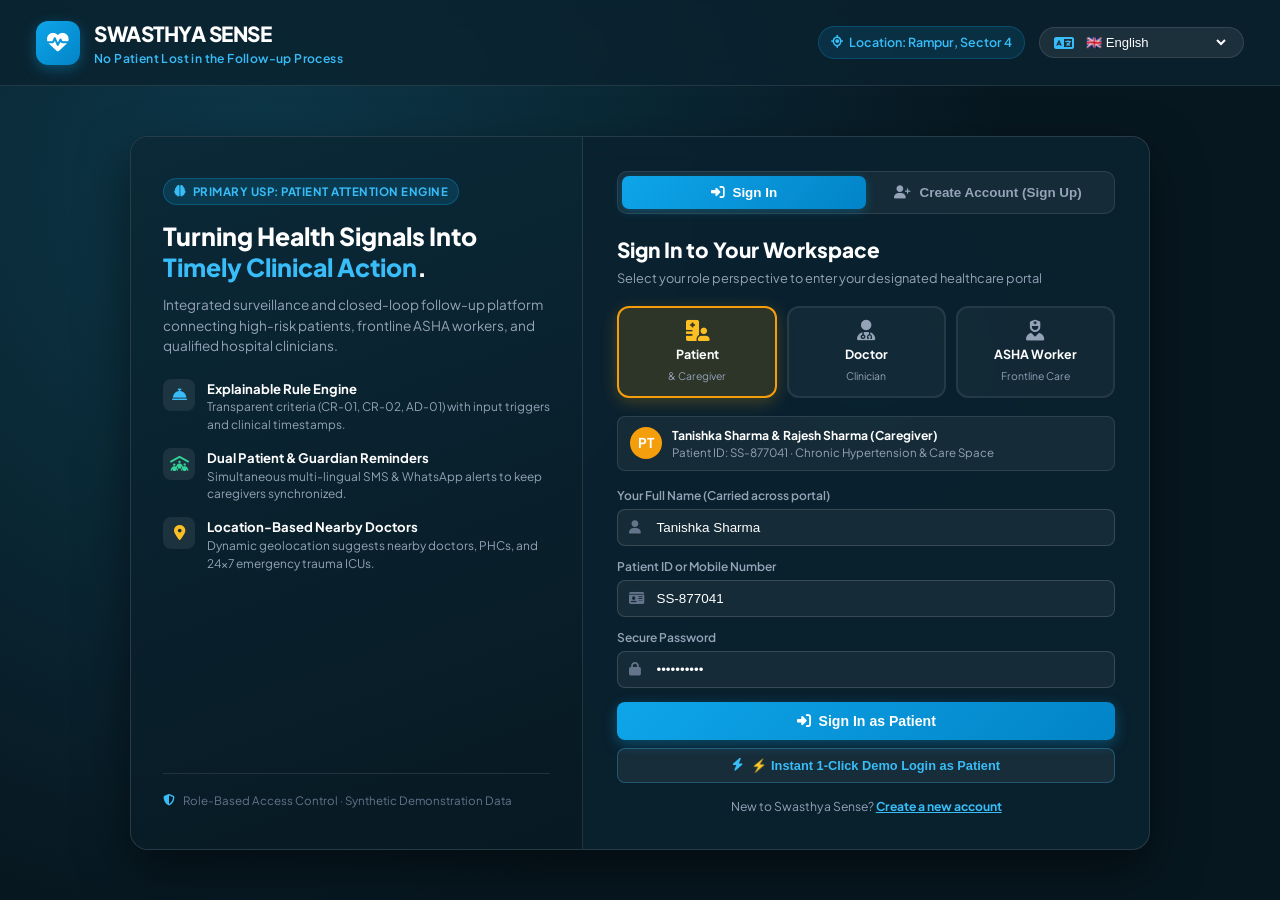
<file: index.html>
<!DOCTYPE html>
<html lang="en">
<head>
  <meta charset="UTF-8">
  <meta http-equiv="refresh" content="0; url=frontend/index.html">
  <title>SWASTHYA SENSE | Healthcare Portal</title>
</head>
<body style="font-family: sans-serif; display: flex; align-items: center; justify-content: center; height: 100vh; background: #102a49; color: #fff;">
  <p>Redirecting to <a href="frontend/index.html" style="color: #42c9c6;">SWASTHYA SENSE Healthcare Portal</a>...</p>
</body>
</html>
</file>
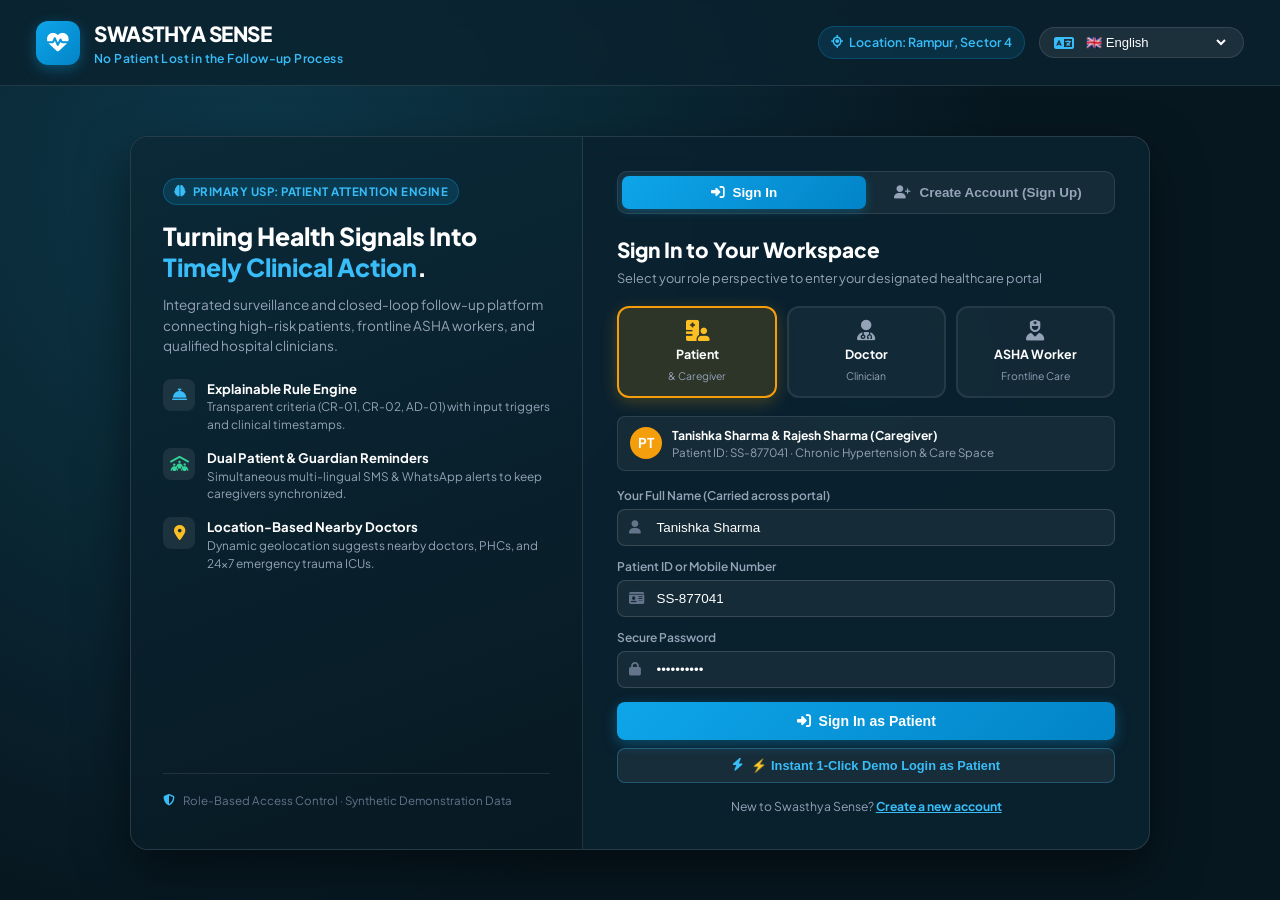
<file: frontend/index.html>
<!DOCTYPE html>
<html lang="en">
<head>
  <meta charset="UTF-8">
  <meta name="viewport" content="width=device-width, initial-scale=1.0">
  <title>SWASTHYA SENSE | Authentication & Registration Portal</title>

  <!-- Modern Clean Healthcare Fonts -->
  <link rel="preconnect" href="https://fonts.googleapis.com">
  <link rel="preconnect" href="https://fonts.gstatic.com" crossorigin>
  <link href="https://fonts.googleapis.com/css2?family=Plus+Jakarta+Sans:wght@400;500;600;700;800&family=Noto+Sans+Bengali:wght@400;500;600;700&family=Noto+Sans+Devanagari:wght@400;500;600;700&display=swap" rel="stylesheet">

  <!-- Font Awesome Icons -->
  <link rel="stylesheet" href="https://cdnjs.cloudflare.com/ajax/libs/font-awesome/6.5.2/css/all.min.css">

  <style>
    :root {
      --navy-bg: #071720;
      --navy-surface: #0b222f;
      --navy-card: #0f2d3e;
      --border-dark: rgba(255, 255, 255, 0.1);
      --teal: #0ea5e9;
      --teal-glow: rgba(14, 165, 233, 0.25);
      --emerald: #10b981;
      --amber: #f59e0b;
      --crimson: #e11d48;
      --text-bright: #ffffff;
      --text-dim: #94a3b8;
      --radius-sm: 8px;
      --radius-md: 12px;
      --radius-lg: 18px;
      --font-family: 'Plus Jakarta Sans', -apple-system, BlinkMacSystemFont, 'Segoe UI', Roboto, sans-serif;
    }

    * { box-sizing: border-box; margin: 0; padding: 0; }

    body {
      font-family: var(--font-family);
      background: radial-gradient(circle at 20% 20%, #0d384a 0%, var(--navy-bg) 60%);
      color: var(--text-bright);
      min-height: 100vh;
      display: flex;
      flex-direction: column;
      line-height: 1.5;
      overflow-x: hidden;
    }

    /* Top Gateway Header */
    .gateway-topbar {
      display: flex;
      justify-content: space-between;
      align-items: center;
      padding: 18px 36px;
      border-bottom: 1px solid var(--border-dark);
      background: rgba(11, 34, 47, 0.8);
      backdrop-filter: blur(12px);
    }

    .brand-flex {
      display: flex;
      align-items: center;
      gap: 14px;
    }

    .brand-icon-box {
      width: 44px;
      height: 44px;
      border-radius: 12px;
      background: linear-gradient(135deg, #0ea5e9, #0284c7);
      display: flex;
      align-items: center;
      justify-content: center;
      color: #ffffff;
      font-size: 1.35rem;
      box-shadow: 0 4px 14px rgba(14, 165, 233, 0.35);
    }

    .brand-titles h1 {
      font-size: 1.3rem;
      font-weight: 800;
      letter-spacing: -0.5px;
      color: #ffffff;
    }

    .brand-titles p {
      font-size: 0.76rem;
      color: #38bdf8;
      font-weight: 600;
      letter-spacing: 0.4px;
    }

    .top-actions-cluster {
      display: flex;
      align-items: center;
      gap: 14px;
    }

    .location-badge-top {
      display: flex;
      align-items: center;
      gap: 6px;
      background: rgba(14, 165, 233, 0.12);
      border: 1px solid rgba(14, 165, 233, 0.25);
      color: #38bdf8;
      padding: 6px 12px;
      border-radius: 20px;
      font-size: 0.78rem;
      font-weight: 600;
    }

    .lang-dropdown-pill {
      display: flex;
      align-items: center;
      gap: 8px;
      background: rgba(255, 255, 255, 0.08);
      border: 1px solid var(--border-dark);
      padding: 6px 14px;
      border-radius: 20px;
    }

    .lang-dropdown-pill select {
      background: transparent;
      border: none;
      color: #ffffff;
      font-size: 0.82rem;
      outline: none;
      cursor: pointer;
    }
    .lang-dropdown-pill select option {
      background: var(--navy-surface);
      color: #fff;
    }

    /* Main Auth Stage */
    .auth-stage {
      flex: 1;
      display: flex;
      align-items: center;
      justify-content: center;
      padding: 30px 20px;
      position: relative;
    }

    .auth-stage::before {
      content: '';
      position: absolute;
      top: 10%;
      right: 15%;
      width: 400px;
      height: 400px;
      border-radius: 50%;
      background: radial-gradient(circle, rgba(14, 165, 233, 0.12) 0%, transparent 70%);
      pointer-events: none;
    }

    .login-container-card {
      max-width: 1020px;
      width: 100%;
      background: rgba(11, 34, 47, 0.9);
      border: 1px solid rgba(255, 255, 255, 0.12);
      border-radius: var(--radius-lg);
      box-shadow: 0 20px 50px rgba(0, 0, 0, 0.5);
      backdrop-filter: blur(16px);
      overflow: hidden;
      display: grid;
      grid-template-columns: 1fr 1.25fr;
      z-index: 10;
    }

    /* Left Promo Column */
    .login-left-banner {
      background: linear-gradient(160deg, #0b2938 0%, #071922 100%);
      padding: 40px 32px;
      border-right: 1px solid var(--border-dark);
      display: flex;
      flex-direction: column;
      justify-content: space-between;
    }

    .usp-pill {
      display: inline-flex;
      align-items: center;
      gap: 6px;
      background: rgba(14, 165, 233, 0.15);
      color: #38bdf8;
      border: 1px solid rgba(14, 165, 233, 0.3);
      padding: 4px 10px;
      border-radius: 20px;
      font-size: 0.72rem;
      font-weight: 700;
      letter-spacing: 0.5px;
      text-transform: uppercase;
      margin-bottom: 16px;
    }

    .promo-heading {
      font-size: 1.55rem;
      font-weight: 800;
      line-height: 1.25;
      color: #ffffff;
      margin-bottom: 12px;
    }
    .promo-heading span { color: #38bdf8; }

    .promo-subtext {
      font-size: 0.85rem;
      color: var(--text-dim);
      line-height: 1.5;
      margin-bottom: 22px;
    }

    .feature-highlights-list {
      display: flex;
      flex-direction: column;
      gap: 14px;
    }

    .feature-highlight-item {
      display: flex;
      gap: 12px;
      align-items: flex-start;
    }

    .feat-icon {
      width: 32px;
      height: 32px;
      border-radius: 8px;
      background: rgba(255, 255, 255, 0.08);
      display: flex;
      align-items: center;
      justify-content: center;
      font-size: 0.95rem;
      flex-shrink: 0;
    }
    .feat-icon.teal { color: #38bdf8; }
    .feat-icon.green { color: #34d399; }
    .feat-icon.amber { color: #fbbf24; }

    .feat-title {
      font-size: 0.82rem;
      font-weight: 700;
      color: #ffffff;
    }
    .feat-desc {
      font-size: 0.74rem;
      color: #94a3b8;
    }

    .left-footer-security {
      display: flex;
      align-items: center;
      gap: 8px;
      font-size: 0.72rem;
      color: #64748b;
      margin-top: 24px;
      padding-top: 18px;
      border-top: 1px solid var(--border-dark);
    }

    /* Right Form Column */
    .login-right-form {
      padding: 34px 34px;
      display: flex;
      flex-direction: column;
      justify-content: center;
    }

    /* Sign In vs Sign Up Tab Switcher */
    .auth-mode-tabs {
      display: flex;
      background: rgba(255, 255, 255, 0.05);
      border: 1px solid var(--border-dark);
      border-radius: 10px;
      padding: 4px;
      margin-bottom: 20px;
    }

    .auth-mode-tab {
      flex: 1;
      padding: 9px 12px;
      border-radius: 7px;
      border: none;
      background: transparent;
      color: var(--text-dim);
      font-size: 0.84rem;
      font-weight: 700;
      cursor: pointer;
      display: flex;
      align-items: center;
      justify-content: center;
      gap: 8px;
      transition: all 0.2s;
    }
    .auth-mode-tab.active {
      background: linear-gradient(135deg, #0ea5e9, #0284c7);
      color: #ffffff;
      box-shadow: 0 2px 10px rgba(14, 165, 233, 0.3);
    }

    .form-stage-header {
      margin-bottom: 18px;
    }
    .form-stage-header h2 {
      font-size: 1.3rem;
      font-weight: 800;
      color: #ffffff;
    }
    .form-stage-header p {
      font-size: 0.8rem;
      color: var(--text-dim);
      margin-top: 4px;
    }

    /* 3 Role Selection Cards */
    .role-selection-grid {
      display: grid;
      grid-template-columns: repeat(3, 1fr);
      gap: 10px;
      margin-bottom: 18px;
    }

    .role-select-card {
      background: rgba(255, 255, 255, 0.04);
      border: 2px solid rgba(255, 255, 255, 0.08);
      border-radius: var(--radius-md);
      padding: 12px 8px;
      cursor: pointer;
      text-align: center;
      transition: all 0.2s ease;
      display: flex;
      flex-direction: column;
      align-items: center;
      gap: 4px;
    }
    .role-select-card:hover {
      border-color: rgba(14, 165, 233, 0.4);
      background: rgba(14, 165, 233, 0.05);
    }
    .role-select-card.active {
      border-color: #0ea5e9;
      background: rgba(14, 165, 233, 0.15);
      box-shadow: 0 4px 16px rgba(14, 165, 233, 0.25);
    }
    .role-select-card.active.asha-active {
      border-color: #10b981;
      background: rgba(16, 185, 129, 0.15);
      box-shadow: 0 4px 16px rgba(16, 185, 129, 0.25);
    }
    .role-select-card.active.patient-active {
      border-color: #f59e0b;
      background: rgba(245, 158, 11, 0.15);
      box-shadow: 0 4px 16px rgba(245, 158, 11, 0.25);
    }

    .role-select-card .r-icon {
      font-size: 1.3rem;
      color: #94a3b8;
      transition: color 0.2s;
    }
    .role-select-card.active .r-icon { color: #38bdf8; }
    .role-select-card.active.asha-active .r-icon { color: #34d399; }
    .role-select-card.active.patient-active .r-icon { color: #fbbf24; }

    .role-select-card .r-title {
      font-size: 0.78rem;
      font-weight: 700;
      color: #ffffff;
    }
    .role-select-card .r-sub {
      font-size: 0.65rem;
      color: #94a3b8;
    }

    /* Role Profile Banner */
    .role-profile-preview {
      background: rgba(255, 255, 255, 0.05);
      border: 1px solid var(--border-dark);
      border-radius: var(--radius-sm);
      padding: 9px 12px;
      margin-bottom: 16px;
      display: flex;
      align-items: center;
      gap: 10px;
      font-size: 0.76rem;
    }
    .role-avatar-circle {
      width: 32px;
      height: 32px;
      border-radius: 50%;
      background: #0ea5e9;
      color: #ffffff;
      display: flex;
      align-items: center;
      justify-content: center;
      font-weight: 700;
      font-size: 0.85rem;
    }

    /* Form Fields */
    .form-group {
      margin-bottom: 12px;
    }
    .form-group label {
      display: block;
      font-size: 0.75rem;
      font-weight: 600;
      color: #94a3b8;
      margin-bottom: 4px;
    }
    .input-wrap {
      position: relative;
    }
    .input-wrap i {
      position: absolute;
      left: 12px;
      top: 50%;
      transform: translateY(-50%);
      color: #64748b;
      font-size: 0.85rem;
    }
    .input-wrap input,
    .input-wrap select {
      width: 100%;
      padding: 10px 12px 10px 38px;
      background: rgba(255, 255, 255, 0.05);
      border: 1px solid rgba(255, 255, 255, 0.15);
      border-radius: var(--radius-sm);
      color: #ffffff;
      font-size: 0.84rem;
      outline: none;
      transition: all 0.2s;
    }
    .input-wrap select option {
      background: var(--navy-surface);
      color: #fff;
    }
    .input-wrap input:focus,
    .input-wrap select:focus {
      border-color: #0ea5e9;
      background: rgba(255, 255, 255, 0.08);
      box-shadow: 0 0 0 3px rgba(14, 165, 233, 0.2);
    }

    .form-grid-2 {
      display: grid;
      grid-template-columns: 1fr 1fr;
      gap: 10px;
    }

    /* Action Buttons */
    .btn-submit-auth {
      width: 100%;
      padding: 11px;
      border-radius: var(--radius-sm);
      background: linear-gradient(135deg, #0ea5e9, #0284c7);
      color: #ffffff;
      font-weight: 700;
      font-size: 0.88rem;
      border: none;
      cursor: pointer;
      display: flex;
      align-items: center;
      justify-content: center;
      gap: 8px;
      margin-top: 14px;
      transition: all 0.2s;
      box-shadow: 0 4px 14px rgba(14, 165, 233, 0.35);
    }
    .btn-submit-auth:hover {
      background: linear-gradient(135deg, #38bdf8, #0ea5e9);
      box-shadow: 0 6px 20px rgba(14, 165, 233, 0.5);
    }

    .btn-quick-demo {
      width: 100%;
      padding: 9px;
      border-radius: var(--radius-sm);
      background: rgba(255, 255, 255, 0.06);
      color: #38bdf8;
      font-weight: 700;
      font-size: 0.8rem;
      border: 1px solid rgba(56, 189, 248, 0.3);
      cursor: pointer;
      display: flex;
      align-items: center;
      justify-content: center;
      gap: 8px;
      margin-top: 8px;
      transition: all 0.2s;
    }
    .btn-quick-demo:hover {
      background: rgba(56, 189, 248, 0.15);
      border-color: #38bdf8;
    }

    .auth-toggle-note {
      text-align: center;
      font-size: 0.76rem;
      color: #94a3b8;
      margin-top: 14px;
    }
    .auth-toggle-link {
      color: #38bdf8;
      font-weight: 700;
      cursor: pointer;
      text-decoration: underline;
    }

    /* Toast */
    .toast-pill {
      position: fixed;
      bottom: 24px;
      right: 24px;
      background: #064e3b;
      color: #ffffff;
      padding: 12px 18px;
      border-radius: 8px;
      font-size: 0.84rem;
      box-shadow: 0 6px 18px rgba(0, 0, 0, 0.4);
      display: flex;
      align-items: center;
      gap: 8px;
      z-index: 100;
    }

    @media (max-width: 860px) {
      .login-container-card {
        grid-template-columns: 1fr;
      }
      .login-left-banner {
        display: none;
      }
      .form-grid-2 {
        grid-template-columns: 1fr;
      }
    }
  </style>
</head>
<body>

  <!-- Top Gateway Header -->
  <header class="gateway-topbar">
    <div class="brand-flex">
      <div class="brand-icon-box">
        <i class="fa-solid fa-heart-pulse"></i>
      </div>
      <div class="brand-titles">
        <h1>SWASTHYA SENSE</h1>
        <p id="portalTagline">No Patient Lost in the Follow-up Process</p>
      </div>
    </div>

    <div class="top-actions-cluster">
      <!-- Active Location Badge -->
      <div class="location-badge-top" id="topLocationBadge">
        <i class="fa-solid fa-location-crosshairs"></i>
        <span id="detectedCityText">Location: Rampur, Sector 4</span>
      </div>

      <!-- 5-Language Selector -->
      <div class="lang-dropdown-pill">
        <i class="fa-solid fa-language" style="color: #38bdf8;"></i>
        <select id="loginLangSelect" aria-label="Select System Language">
          <option value="en">🇬🇧 English</option>
          <option value="hi">🇮🇳 हिन्दी (Hindi)</option>
          <option value="mr">🇮🇳 मराठी (Marathi)</option>
          <option value="as">🇮🇳 অসমীয়া (Assamese)</option>
          <option value="bn">🇮🇳 বাংলা (Bengali)</option>
        </select>
      </div>
    </div>
  </header>

  <!-- Main Auth Stage -->
  <main class="auth-stage">
    <div class="login-container-card">

      <!-- Left Column: Architecture & USP -->
      <div class="login-left-banner">
        <div>
          <span class="usp-pill"><i class="fa-solid fa-brain"></i> PRIMARY USP: PATIENT ATTENTION ENGINE</span>
          <h2 class="promo-heading" id="promoHeading">
            Turning Health Signals Into <span>Timely Clinical Action</span>.
          </h2>
          <p class="promo-subtext" id="promoDesc">
            Integrated surveillance and closed-loop follow-up platform connecting high-risk patients, frontline ASHA workers, and qualified hospital clinicians.
          </p>

          <div class="feature-highlights-list">
            <div class="feature-highlight-item">
              <div class="feat-icon teal"><i class="fa-solid fa-bell-concierge"></i></div>
              <div>
                <div class="feat-title">Explainable Rule Engine</div>
                <div class="feat-desc">Transparent criteria (CR-01, CR-02, AD-01) with input triggers and clinical timestamps.</div>
              </div>
            </div>

            <div class="feature-highlight-item">
              <div class="feat-icon green"><i class="fa-solid fa-people-roof"></i></div>
              <div>
                <div class="feat-title">Dual Patient & Guardian Reminders</div>
                <div class="feat-desc">Simultaneous multi-lingual SMS & WhatsApp alerts to keep caregivers synchronized.</div>
              </div>
            </div>

            <div class="feature-highlight-item">
              <div class="feat-icon amber"><i class="fa-solid fa-location-dot"></i></div>
              <div>
                <div class="feat-title">Location-Based Nearby Doctors</div>
                <div class="feat-desc">Dynamic geolocation suggests nearby doctors, PHCs, and 24x7 emergency trauma ICUs.</div>
              </div>
            </div>
          </div>
        </div>

        <div class="left-footer-security">
          <i class="fa-solid fa-shield-halved" style="color: #38bdf8;"></i>
          <span>Role-Based Access Control · Synthetic Demonstration Data</span>
        </div>
      </div>

      <!-- Right Column: Sign In / Sign Up Forms -->
      <div class="login-right-form">

        <!-- Mode Tabs: Sign In vs Sign Up -->
        <div class="auth-mode-tabs">
          <button type="button" class="auth-mode-tab active" id="tabModeSignIn">
            <i class="fa-solid fa-right-to-bracket"></i> <span id="lblTabSignIn">Sign In</span>
          </button>
          <button type="button" class="auth-mode-tab" id="tabModeSignUp">
            <i class="fa-solid fa-user-plus"></i> <span id="lblTabSignUp">Create Account (Sign Up)</span>
          </button>
        </div>

        <div class="form-stage-header">
          <h2 id="formStageTitle">Sign In to Your Workspace</h2>
          <p id="formStageSubtitle">Select your role perspective to enter your designated healthcare portal</p>
        </div>

        <!-- 3 Role Options: Patient, Dr, then ASHA Worker -->
        <div class="role-selection-grid" role="tablist">
          <div class="role-select-card active patient-active" id="roleCardPatient" data-role="patient" tabindex="0">
            <i class="fa-solid fa-hospital-user r-icon"></i>
            <div class="r-title" id="lblRolePatient">Patient</div>
            <div class="r-sub">& Caregiver</div>
          </div>

          <div class="role-select-card" id="roleCardDoctor" data-role="doctor" tabindex="0">
            <i class="fa-solid fa-user-doctor r-icon"></i>
            <div class="r-title" id="lblRoleDoctor">Doctor</div>
            <div class="r-sub">Clinician</div>
          </div>

          <div class="role-select-card" id="roleCardAsha" data-role="asha" tabindex="0">
            <i class="fa-solid fa-user-nurse r-icon"></i>
            <div class="r-title" id="lblRoleAsha">ASHA Worker</div>
            <div class="r-sub">Frontline Care</div>
          </div>
        </div>

        <!-- Role Context Box -->
        <div class="role-profile-preview" id="roleProfilePreview">
          <div class="role-avatar-circle" id="roleAvatarCircle" style="background: #f59e0b;">PT</div>
          <div>
            <strong id="roleNamePreview" style="color: #fff;">Tanishka Sharma & Rajesh Sharma (Caregiver)</strong>
            <div id="roleDescPreview" style="color: #94a3b8; font-size: 0.72rem;">Patient ID: SS-877041 · Chronic Hypertension & Care Space</div>
          </div>
        </div>

        <!-- ===================================================================
             FORM A: SIGN IN FORM
             =================================================================== -->
        <form id="signInForm">
          <div class="form-group">
            <label id="lblFullNameField">Your Full Name (Carried across portal)</label>
            <div class="input-wrap">
              <i class="fa-solid fa-user"></i>
              <input type="text" id="loginFullName" required value="Tanishka Sharma" placeholder="Enter your full name">
            </div>
          </div>

          <div class="form-group">
            <label id="lblUserField">Patient ID / Mobile Number</label>
            <div class="input-wrap">
              <i class="fa-solid fa-id-card" id="inputIconField"></i>
              <input type="text" id="loginUsername" required value="SS-877041" placeholder="e.g. SS-877041">
            </div>
          </div>

          <div class="form-group">
            <label id="lblPassField">Secure Password</label>
            <div class="input-wrap">
              <i class="fa-solid fa-lock"></i>
              <input type="password" id="loginPassword" required value="patient123" placeholder="••••••••">
            </div>
          </div>

          <button type="submit" class="btn-submit-auth" id="btnSubmitLogin">
            <i class="fa-solid fa-right-to-bracket"></i>
            <span id="btnSubmitText">Sign In as Doctor</span>
          </button>

          <button type="button" class="btn-quick-demo" id="btnQuickDemo">
            <i class="fa-solid fa-bolt"></i>
            <span id="btnDemoText">⚡ Instant 1-Click Demo Login</span>
          </button>

          <div class="auth-toggle-note">
            New to Swasthya Sense? <span class="auth-toggle-link" id="linkToSignUp">Create a new account</span>
          </div>
        </form>

        <!-- ===================================================================
             FORM B: SIGN UP / REGISTRATION FORM
             =================================================================== -->
        <form id="signUpForm" style="display: none;">
          <!-- Dynamic Role Dependent Registration Fields -->
          <div id="dynamicSignUpFields">
            <!-- Populated via renderSignUpFields() -->
          </div>

          <div class="form-grid-2">
            <div class="form-group">
              <label>Password</label>
              <div class="input-wrap">
                <i class="fa-solid fa-lock"></i>
                <input type="password" id="regPassword" required placeholder="At least 6 chars">
              </div>
            </div>
            <div class="form-group">
              <label>Confirm Password</label>
              <div class="input-wrap">
                <i class="fa-solid fa-shield-check"></i>
                <input type="password" id="regConfirmPassword" required placeholder="Re-enter password">
              </div>
            </div>
          </div>

          <div style="font-size: 0.72rem; color: #94a3b8; margin: 6px 0 10px; display: flex; align-items: flex-start; gap: 8px;">
            <input type="checkbox" id="regConsent" required checked style="margin-top: 2px;">
            <label for="regConsent" style="cursor: pointer;">I agree to the Terms of Service & Privacy Policy, and consent to receive automated health follow-up notices.</label>
          </div>

          <button type="submit" class="btn-submit-auth" id="btnSubmitRegister">
            <i class="fa-solid fa-user-plus"></i>
            <span id="btnRegisterText">Create Patient Account & Launch Portal</span>
          </button>

          <div class="auth-toggle-note">
            Already registered? <span class="auth-toggle-link" id="linkToSignIn">Sign in to existing account</span>
          </div>
        </form>

      </div>
    </div>
  </main>

  <script>
    // State Configurations
    const ROLES = {
      doctor: {
        id: "doctor",
        name: "Dr. Ananya Sharma (MD Medicine)",
        desc: "District Civil Hospital · Attention Engine & Clinical Referrals",
        avatar: "DOC",
        avatarBg: "#0ea5e9",
        username: "dr.ananya@swasthya.gov.in",
        userLabel: "Doctor Email or ABDM ID",
        password: "doctor123",
        target: "doctor-dashboard.html",
        submitText: "Sign In as Doctor",
        demoText: "⚡ Instant 1-Click Demo Login as Doctor",
        regBtnText: "Register as Doctor & Enter Clinical Care"
      },
      asha: {
        id: "asha",
        name: "Sunita Devi (ASHA Facilitator)",
        desc: "Ward 12 / Rampur Sub-Centre · Daily Visits & Rapid Check-ins",
        avatar: "ASHA",
        avatarBg: "#10b981",
        username: "asha.sunita@swasthya.gov.in",
        userLabel: "ASHA Worker Mobile or ID",
        password: "asha123",
        target: "asha-dashboard.html",
        submitText: "Sign In as ASHA Worker",
        demoText: "⚡ Instant 1-Click Demo Login as ASHA Worker",
        regBtnText: "Register as ASHA Worker & Enter Field Portal"
      },
      patient: {
        id: "patient",
        name: "Tanishka Sharma & Rajesh Sharma (Caregiver)",
        desc: "Patient ID: SS-877041 · Chronic Hypertension & Care Space",
        avatar: "PT",
        avatarBg: "#f59e0b",
        username: "SS-877041",
        userLabel: "Patient ID or Mobile Number",
        password: "patient123",
        target: "patient-dashboard.html",
        submitText: "Sign In as Patient",
        demoText: "⚡ Instant 1-Click Demo Login as Patient",
        regBtnText: "Create Patient Account & Enter Care Space"
      }
    };

    let activeRoleKey = "patient";
    let activeAuthMode = "signin"; // 'signin' or 'signup'

    // Mode Switcher (Sign In vs Sign Up)
    const tabSignIn = document.getElementById('tabModeSignIn');
    const tabSignUp = document.getElementById('tabModeSignUp');
    const formSignIn = document.getElementById('signInForm');
    const formSignUp = document.getElementById('signUpForm');

    function setAuthMode(mode) {
      activeAuthMode = mode;
      if (mode === 'signin') {
        tabSignIn.classList.add('active');
        tabSignUp.classList.remove('active');
        formSignIn.style.display = 'block';
        formSignUp.style.display = 'none';
        document.getElementById('formStageTitle').textContent = "Sign In to Your Workspace";
        document.getElementById('formStageSubtitle').textContent = "Select your role perspective to enter your designated healthcare portal";
      } else {
        tabSignUp.classList.add('active');
        tabSignIn.classList.remove('active');
        formSignIn.style.display = 'none';
        formSignUp.style.display = 'block';
        document.getElementById('formStageTitle').textContent = "Create New Account";
        document.getElementById('formStageSubtitle').textContent = "Select your role and complete registration for personalized health tracking";
        renderSignUpFields();
      }
    }

    tabSignIn.addEventListener('click', () => setAuthMode('signin'));
    tabSignUp.addEventListener('click', () => setAuthMode('signup'));
    document.getElementById('linkToSignUp').addEventListener('click', () => setAuthMode('signup'));
    document.getElementById('linkToSignIn').addEventListener('click', () => setAuthMode('signin'));

    // Switch Role UI
    function selectRole(roleKey) {
      activeRoleKey = roleKey;
      const conf = ROLES[roleKey];

      document.querySelectorAll('.role-select-card').forEach(c => {
        c.classList.remove('active', 'asha-active', 'patient-active');
        if (c.dataset.role === roleKey) {
          c.classList.add('active');
          if (roleKey === 'asha') c.classList.add('asha-active');
          if (roleKey === 'patient') c.classList.add('patient-active');
        }
      });

      // Synchronize role-specific profile name from previous login or storage
      let inputVal = conf.name;
      let displayName = conf.name;

      if (roleKey === 'patient') {
        const savedPt = localStorage.getItem('swasthyaSense_patientName') || 
                        (localStorage.getItem('activeUserRole') === 'patient' ? localStorage.getItem('swasthyaSense_userName') : null);
        if (savedPt && savedPt.trim()) {
          inputVal = savedPt.trim();
          displayName = `${savedPt.trim()} & Rajesh Sharma (Caregiver)`;
        } else {
          inputVal = "Tanishka Sharma";
          displayName = "Tanishka Sharma & Rajesh Sharma (Caregiver)";
        }
      } else if (roleKey === 'doctor') {
        const savedDoc = localStorage.getItem('swasthyaSense_doctorName') || 
                         (localStorage.getItem('activeUserRole') === 'clinician' ? localStorage.getItem('swasthyaSense_userName') : null);
        if (savedDoc && savedDoc.trim()) {
          inputVal = savedDoc.trim();
          displayName = savedDoc.trim();
        } else {
          inputVal = "Dr. Ananya Sharma";
          displayName = "Dr. Ananya Sharma";
        }
      } else if (roleKey === 'asha') {
        const savedAsha = localStorage.getItem('swasthyaSense_ashaName') || 
                          (localStorage.getItem('activeUserRole') === 'healthcare_worker' ? localStorage.getItem('swasthyaSense_userName') : null);
        if (savedAsha && savedAsha.trim()) {
          inputVal = savedAsha.trim();
          displayName = savedAsha.trim();
        } else {
          inputVal = "Sunita Devi";
          displayName = "Sunita Devi";
        }
      }

      // Update Preview Card
      document.getElementById('roleNamePreview').textContent = displayName;
      document.getElementById('roleDescPreview').textContent = conf.desc;
      const av = document.getElementById('roleAvatarCircle');
      av.textContent = conf.avatar;
      av.style.background = conf.avatarBg;

      // Update Name field
      const nameInput = document.getElementById('loginFullName');
      if (nameInput) {
        nameInput.value = inputVal;
      }

      // Update Sign In Form Inputs
      document.getElementById('lblUserField').textContent = conf.userLabel;
      document.getElementById('loginUsername').value = conf.username;
      document.getElementById('loginPassword').value = conf.password;
      document.getElementById('btnSubmitText').textContent = conf.submitText;
      document.getElementById('btnDemoText').textContent = conf.demoText;

      // Update Sign Up Form
      document.getElementById('btnRegisterText').textContent = conf.regBtnText;
      if (activeAuthMode === 'signup') {
        renderSignUpFields();
      }
    }

    // Live sync for entered login full name
    const liveNameInput = document.getElementById('loginFullName');
    if (liveNameInput) {
      liveNameInput.addEventListener('input', (e) => {
        const val = e.target.value.trim();
        if (val) {
          localStorage.setItem('swasthyaSense_userName', val);
          if (activeRoleKey === 'patient') {
            localStorage.setItem('swasthyaSense_patientName', val);
            document.getElementById('roleNamePreview').textContent = `${val} & Rajesh Sharma (Caregiver)`;
          } else if (activeRoleKey === 'doctor') {
            localStorage.setItem('swasthyaSense_doctorName', val);
            document.getElementById('roleNamePreview').textContent = val;
          } else if (activeRoleKey === 'asha') {
            localStorage.setItem('swasthyaSense_ashaName', val);
            document.getElementById('roleNamePreview').textContent = val;
          }
        }
      });
    }

    // Role Card Click Handlers
    document.getElementById('roleCardDoctor').addEventListener('click', () => selectRole('doctor'));
    document.getElementById('roleCardAsha').addEventListener('click', () => selectRole('asha'));
    document.getElementById('roleCardPatient').addEventListener('click', () => selectRole('patient'));

    // Render Dynamic Sign Up Fields based on Selected Role
    function renderSignUpFields() {
      const container = document.getElementById('dynamicSignUpFields');
      if (!container) return;

      if (activeRoleKey === 'patient') {
        container.innerHTML = `
          <div class="form-grid-2">
            <div class="form-group">
              <label>Patient Full Name</label>
              <div class="input-wrap">
                <i class="fa-solid fa-user"></i>
                <input type="text" id="regFullName" required placeholder="e.g. Tanishka Sharma" value="Tanishka Sharma">
              </div>
            </div>
            <div class="form-group">
              <label>Mobile Number (For Reminders)</label>
              <div class="input-wrap">
                <i class="fa-solid fa-phone"></i>
                <input type="tel" id="regPhone" required placeholder="e.g. +91 98765 43210" value="+91 98765 43210">
              </div>
            </div>
          </div>

          <div class="form-grid-2">
            <div class="form-group">
              <label>Age Band & Gender</label>
              <div class="input-wrap">
                <i class="fa-solid fa-venus-mars"></i>
                <select id="regAgeBand">
                  <option value="45-59 years (Adult High-Risk)">45-59 years (Adult High-Risk)</option>
                  <option value="18-44 years (Young Adult)">18-44 years (Young Adult)</option>
                  <option value="60+ years (Geriatric)">60+ years (Geriatric)</option>
                </select>
              </div>
            </div>
            <div class="form-group">
              <label>Location / City</label>
              <div class="input-wrap">
                <i class="fa-solid fa-location-dot"></i>
                <select id="regCity">
                  <option value="Pune">Pune, Maharashtra</option>
                  <option value="Mumbai">Mumbai, Maharashtra</option>
                  <option value="Delhi">New Delhi</option>
                  <option value="Guwahati">Guwahati, Assam</option>
                  <option value="Kolkata">Kolkata, West Bengal</option>
                </select>
              </div>
            </div>
          </div>

          <div class="form-grid-2">
            <div class="form-group">
              <label>Primary Caregiver Name (Guardian)</label>
              <div class="input-wrap">
                <i class="fa-solid fa-user-shield"></i>
                <input type="text" id="regCaregiverName" required placeholder="e.g. Rajesh Sharma" value="Rajesh Sharma">
              </div>
            </div>
            <div class="form-group">
              <label>Caregiver Mobile (Emergency Alert Sync)</label>
              <div class="input-wrap">
                <i class="fa-solid fa-mobile-screen"></i>
                <input type="tel" id="regCaregiverPhone" required placeholder="e.g. +91 98765 43210" value="+91 98765 43210">
              </div>
            </div>
          </div>
        `;
      } else if (activeRoleKey === 'doctor') {
        container.innerHTML = `
          <div class="form-grid-2">
            <div class="form-group">
              <label>Doctor Full Name</label>
              <div class="input-wrap">
                <i class="fa-solid fa-user-doctor"></i>
                <input type="text" id="regFullName" required placeholder="e.g. Dr. Ananya Sharma" value="Dr. Ananya Sharma">
              </div>
            </div>
            <div class="form-group">
              <label>Official Email</label>
              <div class="input-wrap">
                <i class="fa-solid fa-envelope"></i>
                <input type="email" id="regEmail" required placeholder="dr.sharma@hospital.org" value="dr.ananya@swasthya.gov.in">
              </div>
            </div>
          </div>

          <div class="form-grid-2">
            <div class="form-group">
              <label>MCI / NMC License Number</label>
              <div class="input-wrap">
                <i class="fa-solid fa-id-badge"></i>
                <input type="text" id="regLicense" required placeholder="MCI-MH-2024-8891" value="MCI-MH-2024-8891">
              </div>
            </div>
            <div class="form-group">
              <label>Hospital / Clinic Facility</label>
              <div class="input-wrap">
                <i class="fa-solid fa-hospital"></i>
                <input type="text" id="regHospital" required placeholder="District Civil Hospital" value="District Civil Hospital, Pune">
              </div>
            </div>
          </div>
        `;
      } else if (activeRoleKey === 'asha') {
        container.innerHTML = `
          <div class="form-grid-2">
            <div class="form-group">
              <label>ASHA Worker Full Name</label>
              <div class="input-wrap">
                <i class="fa-solid fa-user-nurse"></i>
                <input type="text" id="regFullName" required placeholder="e.g. Sunita Devi" value="Sunita Devi">
              </div>
            </div>
            <div class="form-group">
              <label>Mobile Number</label>
              <div class="input-wrap">
                <i class="fa-solid fa-phone"></i>
                <input type="tel" id="regPhone" required placeholder="+91 98210 99887" value="+91 98210 99887">
              </div>
            </div>
          </div>

          <div class="form-grid-2">
            <div class="form-group">
              <label>Assigned PHC / Sub-Centre</label>
              <div class="input-wrap">
                <i class="fa-solid fa-hospital"></i>
                <input type="text" id="regPHC" required placeholder="Rampur Sub-Centre" value="Rampur Sub-Centre">
              </div>
            </div>
            <div class="form-group">
              <label>Ward / Cluster Number</label>
              <div class="input-wrap">
                <i class="fa-solid fa-map-pin"></i>
                <input type="text" id="regWard" required placeholder="Ward 12" value="Ward 12">
              </div>
            </div>
          </div>
        `;
      }
    }

    // Perform Login Function
    function performLogin() {
      const conf = ROLES[activeRoleKey];
      const enteredName = document.getElementById('loginFullName')?.value.trim() || conf.name;
      const currentLang = document.getElementById('loginLangSelect')?.value || 'en';

      localStorage.setItem('swasthyaSense_userName', enteredName);
      localStorage.setItem('swasthyaSense_currentLang', currentLang);

      if (activeRoleKey === 'doctor') {
        localStorage.setItem('swasthyaSense_doctorName', enteredName);
        localStorage.setItem("doctorProfile", JSON.stringify({
          full_name: enteredName,
          email: document.getElementById('loginUsername').value,
          role: "clinician"
        }));
        localStorage.setItem("activeUserRole", "clinician");
      } else if (activeRoleKey === 'asha') {
        localStorage.setItem('swasthyaSense_ashaName', enteredName);
        localStorage.setItem("doctorProfile", JSON.stringify({
          full_name: enteredName,
          email: document.getElementById('loginUsername').value,
          role: "healthcare_worker"
        }));
        localStorage.setItem("activeUserRole", "healthcare_worker");
      } else if (activeRoleKey === 'patient') {
        localStorage.setItem('swasthyaSense_patientName', enteredName);
        localStorage.setItem("patientProfile", JSON.stringify({
          name: enteredName,
          patientId: document.getElementById('loginUsername').value || "SS-877041",
          role: "patient"
        }));
        localStorage.setItem("activeUserRole", "patient");

        // Update name in patient state as well
        try {
          const ptState = JSON.parse(localStorage.getItem('swasthyaSense_patient_tanishka_v2') || '{}');
          ptState.patientName = enteredName;
          localStorage.setItem('swasthyaSense_patient_tanishka_v2', JSON.stringify(ptState));
        } catch(e){}
      }

      window.location.href = conf.target;
    }

    // Sign In Submit
    document.getElementById('signInForm').addEventListener('submit', (e) => {
      e.preventDefault();
      performLogin();
    });

    // Quick Demo Button
    document.getElementById('btnQuickDemo').addEventListener('click', () => {
      performLogin();
    });

    // Sign Up Submit
    document.getElementById('signUpForm').addEventListener('submit', (e) => {
      e.preventDefault();
      const pass = document.getElementById('regPassword').value;
      const cPass = document.getElementById('regConfirmPassword').value;

      if (pass !== cPass) {
        alert("Passwords do not match. Please re-enter.");
        return;
      }

      const fullName = document.getElementById('regFullName')?.value.trim() || "Registered User";
      const currentLang = document.getElementById('loginLangSelect')?.value || 'en';
      const conf = ROLES[activeRoleKey];

      localStorage.setItem('swasthyaSense_userName', fullName);
      localStorage.setItem('swasthyaSense_currentLang', currentLang);

      // Save custom registered profile
      if (activeRoleKey === 'patient') {
        localStorage.setItem('swasthyaSense_patientName', fullName);
        const cgName = document.getElementById('regCaregiverName')?.value || "Rajesh Sharma";
        const cgPhone = document.getElementById('regCaregiverPhone')?.value || "+91 98765 43210";
        const patientData = {
          name: fullName,
          patientId: "SS-" + Math.floor(100000 + Math.random() * 900000),
          role: "patient",
          registeredAt: new Date().toISOString()
        };
        localStorage.setItem("patientProfile", JSON.stringify(patientData));
        localStorage.setItem("activeUserRole", "patient");

        // Save caregiver data
        try {
          const appState = JSON.parse(localStorage.getItem('swasthyaSense_patient_tanishka_v2') || '{}');
          if (appState.caregiver) {
            appState.caregiver.name = cgName;
            appState.caregiver.phone = cgPhone;
            localStorage.setItem('swasthyaSense_patient_tanishka_v2', JSON.stringify(appState));
          }
        } catch(err){}
      } else if (activeRoleKey === 'doctor') {
        localStorage.setItem('swasthyaSense_doctorName', fullName);
        localStorage.setItem("doctorProfile", JSON.stringify({
          full_name: fullName,
          email: document.getElementById('regEmail')?.value || "doctor@swasthya.gov.in",
          role: "clinician"
        }));
        localStorage.setItem("activeUserRole", "clinician");
      } else if (activeRoleKey === 'asha') {
        localStorage.setItem('swasthyaSense_ashaName', fullName);
        localStorage.setItem("doctorProfile", JSON.stringify({
          full_name: fullName,
          role: "healthcare_worker"
        }));
        localStorage.setItem("activeUserRole", "healthcare_worker");
      }

      alert("🎉 Account successfully registered for " + fullName + "!\nRedirecting to your workspace...");
      window.location.href = conf.target;
    });

    // 5-Language Translations for Authentication Portal
    const LOGIN_I18N = {
      en: {
        tagline: "No Patient Lost in the Follow-up Process",
        promo_head: "Turning Health Signals Into <span>Timely Clinical Action</span>.",
        promo_sub: "Integrated surveillance and closed-loop follow-up platform connecting high-risk patients, frontline ASHA workers, and qualified hospital clinicians.",
        tab_signin: "Sign In",
        tab_signup: "Create Account (Sign Up)",
        role_doc: "Doctor",
        role_asha: "ASHA Worker",
        role_pt: "Patient"
      },
      hi: {
        tagline: "फॉलो-अप प्रक्रिया में कोई मरीज न छूटे",
        promo_head: "स्वास्थ्य संकेतों को <span>समय पर चिकित्सीय कार्रवाई</span> में बदलें।",
        promo_sub: "उच्च जोखिम वाले रोगियों, फ्रंटलाइन आशा कार्यकर्ताओं और योग्य अस्पताल चिकित्सकों को जोड़ने वाला एकीकृत निगरानी और अनुवर्ती मंच।",
        tab_signin: "साइन इन",
        tab_signup: "नया खाता बनाएं (साइन अप)",
        role_doc: "चिकित्सक (डॉक्टर)",
        role_asha: "आशा कार्यकर्ता",
        role_pt: "मरीज व परिवार"
      },
      mr: {
        tagline: "फॉलो-अप प्रक्रियेत कोणताही रुग्ण सुटू नये",
        promo_head: "आरोग्य संकेतांचे <span>वेळेवर वैद्यकीय कृतीत</span> रूपांतर करा.",
        promo_sub: "उच्च-जोखीम रुग्ण, आशा सेविका आणि तज्ज्ञ डॉक्टर यांना जोडणारी एकात्मिक पाठपुरावा प्रणाली.",
        tab_signin: "साइन इन",
        tab_signup: "नवीन खाते उघडा (साइन अप)",
        role_doc: "डॉक्टर (वैद्य)",
        role_asha: "आशा सेविका",
        role_pt: "रुग्ण व पालक"
      },
      as: {
        tagline: "ফলো-আপ প্ৰক্ৰিয়াত যাতে কোনো ৰোগী হেৰাই নাযায়",
        promo_head: "স্বাস্থ্য সংকেতক <span>সময়মতে চিকিৎসা ব্যৱস্থালৈ</span> ৰূপান্তৰ কৰক।",
        promo_sub: "উচ্চ বিপদাশংকাযুক্ত ৰোগী, আশা কৰ্মী আৰু বিশেষজ্ঞ চিকিৎসকক সংযোগ কৰা সমন্বিত নিৰীক্ষণ মঞ্চ।",
        tab_signin: "ছাইন ইন",
        tab_signup: "নতুন একাউণ্ট খোলক (ছাইন আপ)",
        role_doc: "চিকিৎসক",
        role_asha: "আশা কৰ্মী",
        role_pt: "ৰোগী আৰু অভিভাৱক"
      },
      bn: {
        tagline: "ফলো-আপ প্রক্রিয়ায় কোনো রোগী যেন বাদ না পড়ে",
        promo_head: "স্বাস্থ্য সংকেতকে <span>সময়োপযোগী চিকিৎসা পদক্ষেপে</span> রূপান্তরিত করুন।",
        promo_sub: "উচ্চ ঝুঁকিপূর্ণ রোগী, আশাকর্মী এবং বিশেষজ্ঞ চিকিৎসকদের সংযুক্তকারী সমন্বিত স্বাস্থ্য পর্যবেক্ষণ প্ল্যাটফর্ম।",
        tab_signin: "সাইন ইন",
        tab_signup: "নতুন অ্যাকাউন্ট তৈরি করুন (সাইন আপ)",
        role_doc: "চিকিৎসক (ডাক্তার)",
        role_asha: "আশাকর্মী",
        role_pt: "রোগী ও অভিভাবক"
      }
    };

    document.getElementById('loginLangSelect').addEventListener('change', (e) => {
      const lang = e.target.value;
      const dict = LOGIN_I18N[lang] || LOGIN_I18N.en;

      document.getElementById('portalTagline').textContent = dict.tagline;
      document.getElementById('promoHeading').innerHTML = dict.promo_head;
      document.getElementById('promoDesc').textContent = dict.promo_sub;
      document.getElementById('lblTabSignIn').textContent = dict.tab_signin;
      document.getElementById('lblTabSignUp').textContent = dict.tab_signup;
      document.getElementById('lblRoleDoctor').textContent = dict.role_doc;
      document.getElementById('lblRoleAsha').textContent = dict.role_asha;
      document.getElementById('lblRolePatient').textContent = dict.role_pt;

      localStorage.setItem("swasthyaSense_currentLang", lang);
      localStorage.setItem("swasthyaSense_selectedLang", lang);
    });

    // Check if previous language was stored
    const priorLang = localStorage.getItem("swasthyaSense_currentLang") || "en";
    const langDropdown = document.getElementById("loginLangSelect");
    if (langDropdown && priorLang) {
      langDropdown.value = priorLang;
      langDropdown.dispatchEvent(new Event("change"));
    }

    // Initialize Default Role: Check if previous role was active
    const priorRole = localStorage.getItem("activeUserRole");
    if (priorRole === "clinician") {
      selectRole("doctor");
    } else if (priorRole === "healthcare_worker") {
      selectRole("asha");
    } else {
      selectRole("patient");
    }
  </script>
</body>
</html>
</file>
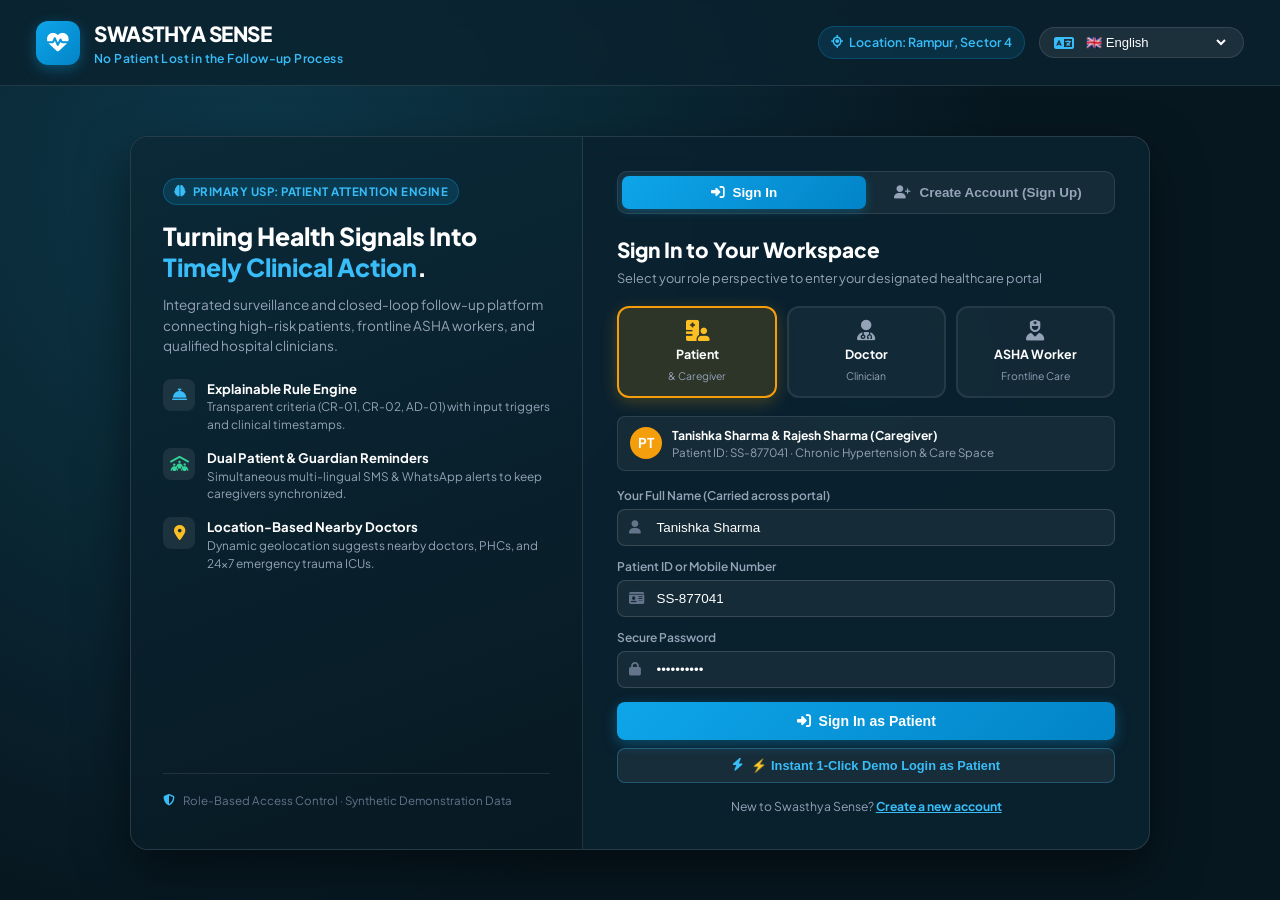
<file: coding/coding/frontend/index.html>
<!DOCTYPE html>
<html lang="en">
<head>
  <meta charset="UTF-8">
  <meta name="viewport" content="width=device-width, initial-scale=1.0">
  <title>SWASTHYA SENSE | Authentication & Registration Portal</title>

  <!-- Modern Clean Healthcare Fonts -->
  <link rel="preconnect" href="https://fonts.googleapis.com">
  <link rel="preconnect" href="https://fonts.gstatic.com" crossorigin>
  <link href="https://fonts.googleapis.com/css2?family=Plus+Jakarta+Sans:wght@400;500;600;700;800&family=Noto+Sans+Bengali:wght@400;500;600;700&family=Noto+Sans+Devanagari:wght@400;500;600;700&display=swap" rel="stylesheet">

  <!-- Font Awesome Icons -->
  <link rel="stylesheet" href="https://cdnjs.cloudflare.com/ajax/libs/font-awesome/6.5.2/css/all.min.css">

  <style>
    :root {
      --navy-bg: #071720;
      --navy-surface: #0b222f;
      --navy-card: #0f2d3e;
      --border-dark: rgba(255, 255, 255, 0.1);
      --teal: #0ea5e9;
      --teal-glow: rgba(14, 165, 233, 0.25);
      --emerald: #10b981;
      --amber: #f59e0b;
      --crimson: #e11d48;
      --text-bright: #ffffff;
      --text-dim: #94a3b8;
      --radius-sm: 8px;
      --radius-md: 12px;
      --radius-lg: 18px;
      --font-family: 'Plus Jakarta Sans', -apple-system, BlinkMacSystemFont, 'Segoe UI', Roboto, sans-serif;
    }

    * { box-sizing: border-box; margin: 0; padding: 0; }

    body {
      font-family: var(--font-family);
      background: radial-gradient(circle at 20% 20%, #0d384a 0%, var(--navy-bg) 60%);
      color: var(--text-bright);
      min-height: 100vh;
      display: flex;
      flex-direction: column;
      line-height: 1.5;
      overflow-x: hidden;
    }

    /* Top Gateway Header */
    .gateway-topbar {
      display: flex;
      justify-content: space-between;
      align-items: center;
      padding: 18px 36px;
      border-bottom: 1px solid var(--border-dark);
      background: rgba(11, 34, 47, 0.8);
      backdrop-filter: blur(12px);
    }

    .brand-flex {
      display: flex;
      align-items: center;
      gap: 14px;
    }

    .brand-icon-box {
      width: 44px;
      height: 44px;
      border-radius: 12px;
      background: linear-gradient(135deg, #0ea5e9, #0284c7);
      display: flex;
      align-items: center;
      justify-content: center;
      color: #ffffff;
      font-size: 1.35rem;
      box-shadow: 0 4px 14px rgba(14, 165, 233, 0.35);
    }

    .brand-titles h1 {
      font-size: 1.3rem;
      font-weight: 800;
      letter-spacing: -0.5px;
      color: #ffffff;
    }

    .brand-titles p {
      font-size: 0.76rem;
      color: #38bdf8;
      font-weight: 600;
      letter-spacing: 0.4px;
    }

    .top-actions-cluster {
      display: flex;
      align-items: center;
      gap: 14px;
    }

    .location-badge-top {
      display: flex;
      align-items: center;
      gap: 6px;
      background: rgba(14, 165, 233, 0.12);
      border: 1px solid rgba(14, 165, 233, 0.25);
      color: #38bdf8;
      padding: 6px 12px;
      border-radius: 20px;
      font-size: 0.78rem;
      font-weight: 600;
    }

    .lang-dropdown-pill {
      display: flex;
      align-items: center;
      gap: 8px;
      background: rgba(255, 255, 255, 0.08);
      border: 1px solid var(--border-dark);
      padding: 6px 14px;
      border-radius: 20px;
    }

    .lang-dropdown-pill select {
      background: transparent;
      border: none;
      color: #ffffff;
      font-size: 0.82rem;
      outline: none;
      cursor: pointer;
    }
    .lang-dropdown-pill select option {
      background: var(--navy-surface);
      color: #fff;
    }

    /* Main Auth Stage */
    .auth-stage {
      flex: 1;
      display: flex;
      align-items: center;
      justify-content: center;
      padding: 30px 20px;
      position: relative;
    }

    .auth-stage::before {
      content: '';
      position: absolute;
      top: 10%;
      right: 15%;
      width: 400px;
      height: 400px;
      border-radius: 50%;
      background: radial-gradient(circle, rgba(14, 165, 233, 0.12) 0%, transparent 70%);
      pointer-events: none;
    }

    .login-container-card {
      max-width: 1020px;
      width: 100%;
      background: rgba(11, 34, 47, 0.9);
      border: 1px solid rgba(255, 255, 255, 0.12);
      border-radius: var(--radius-lg);
      box-shadow: 0 20px 50px rgba(0, 0, 0, 0.5);
      backdrop-filter: blur(16px);
      overflow: hidden;
      display: grid;
      grid-template-columns: 1fr 1.25fr;
      z-index: 10;
    }

    /* Left Promo Column */
    .login-left-banner {
      background: linear-gradient(160deg, #0b2938 0%, #071922 100%);
      padding: 40px 32px;
      border-right: 1px solid var(--border-dark);
      display: flex;
      flex-direction: column;
      justify-content: space-between;
    }

    .usp-pill {
      display: inline-flex;
      align-items: center;
      gap: 6px;
      background: rgba(14, 165, 233, 0.15);
      color: #38bdf8;
      border: 1px solid rgba(14, 165, 233, 0.3);
      padding: 4px 10px;
      border-radius: 20px;
      font-size: 0.72rem;
      font-weight: 700;
      letter-spacing: 0.5px;
      text-transform: uppercase;
      margin-bottom: 16px;
    }

    .promo-heading {
      font-size: 1.55rem;
      font-weight: 800;
      line-height: 1.25;
      color: #ffffff;
      margin-bottom: 12px;
    }
    .promo-heading span { color: #38bdf8; }

    .promo-subtext {
      font-size: 0.85rem;
      color: var(--text-dim);
      line-height: 1.5;
      margin-bottom: 22px;
    }

    .feature-highlights-list {
      display: flex;
      flex-direction: column;
      gap: 14px;
    }

    .feature-highlight-item {
      display: flex;
      gap: 12px;
      align-items: flex-start;
    }

    .feat-icon {
      width: 32px;
      height: 32px;
      border-radius: 8px;
      background: rgba(255, 255, 255, 0.08);
      display: flex;
      align-items: center;
      justify-content: center;
      font-size: 0.95rem;
      flex-shrink: 0;
    }
    .feat-icon.teal { color: #38bdf8; }
    .feat-icon.green { color: #34d399; }
    .feat-icon.amber { color: #fbbf24; }

    .feat-title {
      font-size: 0.82rem;
      font-weight: 700;
      color: #ffffff;
    }
    .feat-desc {
      font-size: 0.74rem;
      color: #94a3b8;
    }

    .left-footer-security {
      display: flex;
      align-items: center;
      gap: 8px;
      font-size: 0.72rem;
      color: #64748b;
      margin-top: 24px;
      padding-top: 18px;
      border-top: 1px solid var(--border-dark);
    }

    /* Right Form Column */
    .login-right-form {
      padding: 34px 34px;
      display: flex;
      flex-direction: column;
      justify-content: center;
    }

    /* Sign In vs Sign Up Tab Switcher */
    .auth-mode-tabs {
      display: flex;
      background: rgba(255, 255, 255, 0.05);
      border: 1px solid var(--border-dark);
      border-radius: 10px;
      padding: 4px;
      margin-bottom: 20px;
    }

    .auth-mode-tab {
      flex: 1;
      padding: 9px 12px;
      border-radius: 7px;
      border: none;
      background: transparent;
      color: var(--text-dim);
      font-size: 0.84rem;
      font-weight: 700;
      cursor: pointer;
      display: flex;
      align-items: center;
      justify-content: center;
      gap: 8px;
      transition: all 0.2s;
    }
    .auth-mode-tab.active {
      background: linear-gradient(135deg, #0ea5e9, #0284c7);
      color: #ffffff;
      box-shadow: 0 2px 10px rgba(14, 165, 233, 0.3);
    }

    .form-stage-header {
      margin-bottom: 18px;
    }
    .form-stage-header h2 {
      font-size: 1.3rem;
      font-weight: 800;
      color: #ffffff;
    }
    .form-stage-header p {
      font-size: 0.8rem;
      color: var(--text-dim);
      margin-top: 4px;
    }

    /* 3 Role Selection Cards */
    .role-selection-grid {
      display: grid;
      grid-template-columns: repeat(3, 1fr);
      gap: 10px;
      margin-bottom: 18px;
    }

    .role-select-card {
      background: rgba(255, 255, 255, 0.04);
      border: 2px solid rgba(255, 255, 255, 0.08);
      border-radius: var(--radius-md);
      padding: 12px 8px;
      cursor: pointer;
      text-align: center;
      transition: all 0.2s ease;
      display: flex;
      flex-direction: column;
      align-items: center;
      gap: 4px;
    }
    .role-select-card:hover {
      border-color: rgba(14, 165, 233, 0.4);
      background: rgba(14, 165, 233, 0.05);
    }
    .role-select-card.active {
      border-color: #0ea5e9;
      background: rgba(14, 165, 233, 0.15);
      box-shadow: 0 4px 16px rgba(14, 165, 233, 0.25);
    }
    .role-select-card.active.asha-active {
      border-color: #10b981;
      background: rgba(16, 185, 129, 0.15);
      box-shadow: 0 4px 16px rgba(16, 185, 129, 0.25);
    }
    .role-select-card.active.patient-active {
      border-color: #f59e0b;
      background: rgba(245, 158, 11, 0.15);
      box-shadow: 0 4px 16px rgba(245, 158, 11, 0.25);
    }

    .role-select-card .r-icon {
      font-size: 1.3rem;
      color: #94a3b8;
      transition: color 0.2s;
    }
    .role-select-card.active .r-icon { color: #38bdf8; }
    .role-select-card.active.asha-active .r-icon { color: #34d399; }
    .role-select-card.active.patient-active .r-icon { color: #fbbf24; }

    .role-select-card .r-title {
      font-size: 0.78rem;
      font-weight: 700;
      color: #ffffff;
    }
    .role-select-card .r-sub {
      font-size: 0.65rem;
      color: #94a3b8;
    }

    /* Role Profile Banner */
    .role-profile-preview {
      background: rgba(255, 255, 255, 0.05);
      border: 1px solid var(--border-dark);
      border-radius: var(--radius-sm);
      padding: 9px 12px;
      margin-bottom: 16px;
      display: flex;
      align-items: center;
      gap: 10px;
      font-size: 0.76rem;
    }
    .role-avatar-circle {
      width: 32px;
      height: 32px;
      border-radius: 50%;
      background: #0ea5e9;
      color: #ffffff;
      display: flex;
      align-items: center;
      justify-content: center;
      font-weight: 700;
      font-size: 0.85rem;
    }

    /* Form Fields */
    .form-group {
      margin-bottom: 12px;
    }
    .form-group label {
      display: block;
      font-size: 0.75rem;
      font-weight: 600;
      color: #94a3b8;
      margin-bottom: 4px;
    }
    .input-wrap {
      position: relative;
    }
    .input-wrap i {
      position: absolute;
      left: 12px;
      top: 50%;
      transform: translateY(-50%);
      color: #64748b;
      font-size: 0.85rem;
    }
    .input-wrap input,
    .input-wrap select {
      width: 100%;
      padding: 10px 12px 10px 38px;
      background: rgba(255, 255, 255, 0.05);
      border: 1px solid rgba(255, 255, 255, 0.15);
      border-radius: var(--radius-sm);
      color: #ffffff;
      font-size: 0.84rem;
      outline: none;
      transition: all 0.2s;
    }
    .input-wrap select option {
      background: var(--navy-surface);
      color: #fff;
    }
    .input-wrap input:focus,
    .input-wrap select:focus {
      border-color: #0ea5e9;
      background: rgba(255, 255, 255, 0.08);
      box-shadow: 0 0 0 3px rgba(14, 165, 233, 0.2);
    }

    .form-grid-2 {
      display: grid;
      grid-template-columns: 1fr 1fr;
      gap: 10px;
    }

    /* Action Buttons */
    .btn-submit-auth {
      width: 100%;
      padding: 11px;
      border-radius: var(--radius-sm);
      background: linear-gradient(135deg, #0ea5e9, #0284c7);
      color: #ffffff;
      font-weight: 700;
      font-size: 0.88rem;
      border: none;
      cursor: pointer;
      display: flex;
      align-items: center;
      justify-content: center;
      gap: 8px;
      margin-top: 14px;
      transition: all 0.2s;
      box-shadow: 0 4px 14px rgba(14, 165, 233, 0.35);
    }
    .btn-submit-auth:hover {
      background: linear-gradient(135deg, #38bdf8, #0ea5e9);
      box-shadow: 0 6px 20px rgba(14, 165, 233, 0.5);
    }

    .btn-quick-demo {
      width: 100%;
      padding: 9px;
      border-radius: var(--radius-sm);
      background: rgba(255, 255, 255, 0.06);
      color: #38bdf8;
      font-weight: 700;
      font-size: 0.8rem;
      border: 1px solid rgba(56, 189, 248, 0.3);
      cursor: pointer;
      display: flex;
      align-items: center;
      justify-content: center;
      gap: 8px;
      margin-top: 8px;
      transition: all 0.2s;
    }
    .btn-quick-demo:hover {
      background: rgba(56, 189, 248, 0.15);
      border-color: #38bdf8;
    }

    .auth-toggle-note {
      text-align: center;
      font-size: 0.76rem;
      color: #94a3b8;
      margin-top: 14px;
    }
    .auth-toggle-link {
      color: #38bdf8;
      font-weight: 700;
      cursor: pointer;
      text-decoration: underline;
    }

    /* Toast */
    .toast-pill {
      position: fixed;
      bottom: 24px;
      right: 24px;
      background: #064e3b;
      color: #ffffff;
      padding: 12px 18px;
      border-radius: 8px;
      font-size: 0.84rem;
      box-shadow: 0 6px 18px rgba(0, 0, 0, 0.4);
      display: flex;
      align-items: center;
      gap: 8px;
      z-index: 100;
    }

    @media (max-width: 860px) {
      .login-container-card {
        grid-template-columns: 1fr;
      }
      .login-left-banner {
        display: none;
      }
      .form-grid-2 {
        grid-template-columns: 1fr;
      }
    }
  </style>
</head>
<body>

  <!-- Top Gateway Header -->
  <header class="gateway-topbar">
    <div class="brand-flex">
      <div class="brand-icon-box">
        <i class="fa-solid fa-heart-pulse"></i>
      </div>
      <div class="brand-titles">
        <h1>SWASTHYA SENSE</h1>
        <p id="portalTagline">No Patient Lost in the Follow-up Process</p>
      </div>
    </div>

    <div class="top-actions-cluster">
      <!-- Active Location Badge -->
      <div class="location-badge-top" id="topLocationBadge">
        <i class="fa-solid fa-location-crosshairs"></i>
        <span id="detectedCityText">Location: Rampur, Sector 4</span>
      </div>

      <!-- 5-Language Selector -->
      <div class="lang-dropdown-pill">
        <i class="fa-solid fa-language" style="color: #38bdf8;"></i>
        <select id="loginLangSelect" aria-label="Select System Language">
          <option value="en">🇬🇧 English</option>
          <option value="hi">🇮🇳 हिन्दी (Hindi)</option>
          <option value="mr">🇮🇳 मराठी (Marathi)</option>
          <option value="as">🇮🇳 অসমীয়া (Assamese)</option>
          <option value="bn">🇮🇳 বাংলা (Bengali)</option>
        </select>
      </div>
    </div>
  </header>

  <!-- Main Auth Stage -->
  <main class="auth-stage">
    <div class="login-container-card">

      <!-- Left Column: Architecture & USP -->
      <div class="login-left-banner">
        <div>
          <span class="usp-pill"><i class="fa-solid fa-brain"></i> PRIMARY USP: PATIENT ATTENTION ENGINE</span>
          <h2 class="promo-heading" id="promoHeading">
            Turning Health Signals Into <span>Timely Clinical Action</span>.
          </h2>
          <p class="promo-subtext" id="promoDesc">
            Integrated surveillance and closed-loop follow-up platform connecting high-risk patients, frontline ASHA workers, and qualified hospital clinicians.
          </p>

          <div class="feature-highlights-list">
            <div class="feature-highlight-item">
              <div class="feat-icon teal"><i class="fa-solid fa-bell-concierge"></i></div>
              <div>
                <div class="feat-title">Explainable Rule Engine</div>
                <div class="feat-desc">Transparent criteria (CR-01, CR-02, AD-01) with input triggers and clinical timestamps.</div>
              </div>
            </div>

            <div class="feature-highlight-item">
              <div class="feat-icon green"><i class="fa-solid fa-people-roof"></i></div>
              <div>
                <div class="feat-title">Dual Patient & Guardian Reminders</div>
                <div class="feat-desc">Simultaneous multi-lingual SMS & WhatsApp alerts to keep caregivers synchronized.</div>
              </div>
            </div>

            <div class="feature-highlight-item">
              <div class="feat-icon amber"><i class="fa-solid fa-location-dot"></i></div>
              <div>
                <div class="feat-title">Location-Based Nearby Doctors</div>
                <div class="feat-desc">Dynamic geolocation suggests nearby doctors, PHCs, and 24x7 emergency trauma ICUs.</div>
              </div>
            </div>
          </div>
        </div>

        <div class="left-footer-security">
          <i class="fa-solid fa-shield-halved" style="color: #38bdf8;"></i>
          <span>Role-Based Access Control · Synthetic Demonstration Data</span>
        </div>
      </div>

      <!-- Right Column: Sign In / Sign Up Forms -->
      <div class="login-right-form">

        <!-- Mode Tabs: Sign In vs Sign Up -->
        <div class="auth-mode-tabs">
          <button type="button" class="auth-mode-tab active" id="tabModeSignIn">
            <i class="fa-solid fa-right-to-bracket"></i> <span id="lblTabSignIn">Sign In</span>
          </button>
          <button type="button" class="auth-mode-tab" id="tabModeSignUp">
            <i class="fa-solid fa-user-plus"></i> <span id="lblTabSignUp">Create Account (Sign Up)</span>
          </button>
        </div>

        <div class="form-stage-header">
          <h2 id="formStageTitle">Sign In to Your Workspace</h2>
          <p id="formStageSubtitle">Select your role perspective to enter your designated healthcare portal</p>
        </div>

        <!-- 3 Role Options: Patient, Dr, then ASHA Worker -->
        <div class="role-selection-grid" role="tablist">
          <div class="role-select-card active patient-active" id="roleCardPatient" data-role="patient" tabindex="0">
            <i class="fa-solid fa-hospital-user r-icon"></i>
            <div class="r-title" id="lblRolePatient">Patient</div>
            <div class="r-sub">& Caregiver</div>
          </div>

          <div class="role-select-card" id="roleCardDoctor" data-role="doctor" tabindex="0">
            <i class="fa-solid fa-user-doctor r-icon"></i>
            <div class="r-title" id="lblRoleDoctor">Doctor</div>
            <div class="r-sub">Clinician</div>
          </div>

          <div class="role-select-card" id="roleCardAsha" data-role="asha" tabindex="0">
            <i class="fa-solid fa-user-nurse r-icon"></i>
            <div class="r-title" id="lblRoleAsha">ASHA Worker</div>
            <div class="r-sub">Frontline Care</div>
          </div>
        </div>

        <!-- Role Context Box -->
        <div class="role-profile-preview" id="roleProfilePreview">
          <div class="role-avatar-circle" id="roleAvatarCircle" style="background: #f59e0b;">PT</div>
          <div>
            <strong id="roleNamePreview" style="color: #fff;">Tanishka Sharma & Rajesh Sharma (Caregiver)</strong>
            <div id="roleDescPreview" style="color: #94a3b8; font-size: 0.72rem;">Patient ID: SS-877041 · Chronic Hypertension & Care Space</div>
          </div>
        </div>

        <!-- ===================================================================
             FORM A: SIGN IN FORM
             =================================================================== -->
        <form id="signInForm">
          <div class="form-group">
            <label id="lblFullNameField">Your Full Name (Carried across portal)</label>
            <div class="input-wrap">
              <i class="fa-solid fa-user"></i>
              <input type="text" id="loginFullName" required value="Tanishka Sharma" placeholder="Enter your full name">
            </div>
          </div>

          <div class="form-group">
            <label id="lblUserField">Patient ID / Mobile Number</label>
            <div class="input-wrap">
              <i class="fa-solid fa-id-card" id="inputIconField"></i>
              <input type="text" id="loginUsername" required value="SS-877041" placeholder="e.g. SS-877041">
            </div>
          </div>

          <div class="form-group">
            <label id="lblPassField">Secure Password</label>
            <div class="input-wrap">
              <i class="fa-solid fa-lock"></i>
              <input type="password" id="loginPassword" required value="patient123" placeholder="••••••••">
            </div>
          </div>

          <button type="submit" class="btn-submit-auth" id="btnSubmitLogin">
            <i class="fa-solid fa-right-to-bracket"></i>
            <span id="btnSubmitText">Sign In as Doctor</span>
          </button>

          <button type="button" class="btn-quick-demo" id="btnQuickDemo">
            <i class="fa-solid fa-bolt"></i>
            <span id="btnDemoText">⚡ Instant 1-Click Demo Login</span>
          </button>

          <div class="auth-toggle-note">
            New to Swasthya Sense? <span class="auth-toggle-link" id="linkToSignUp">Create a new account</span>
          </div>
        </form>

        <!-- ===================================================================
             FORM B: SIGN UP / REGISTRATION FORM
             =================================================================== -->
        <form id="signUpForm" style="display: none;">
          <!-- Dynamic Role Dependent Registration Fields -->
          <div id="dynamicSignUpFields">
            <!-- Populated via renderSignUpFields() -->
          </div>

          <div class="form-grid-2">
            <div class="form-group">
              <label>Password</label>
              <div class="input-wrap">
                <i class="fa-solid fa-lock"></i>
                <input type="password" id="regPassword" required placeholder="At least 6 chars">
              </div>
            </div>
            <div class="form-group">
              <label>Confirm Password</label>
              <div class="input-wrap">
                <i class="fa-solid fa-shield-check"></i>
                <input type="password" id="regConfirmPassword" required placeholder="Re-enter password">
              </div>
            </div>
          </div>

          <div style="font-size: 0.72rem; color: #94a3b8; margin: 6px 0 10px; display: flex; align-items: flex-start; gap: 8px;">
            <input type="checkbox" id="regConsent" required checked style="margin-top: 2px;">
            <label for="regConsent" style="cursor: pointer;">I agree to the Terms of Service & Privacy Policy, and consent to receive automated health follow-up notices.</label>
          </div>

          <button type="submit" class="btn-submit-auth" id="btnSubmitRegister">
            <i class="fa-solid fa-user-plus"></i>
            <span id="btnRegisterText">Create Patient Account & Launch Portal</span>
          </button>

          <div class="auth-toggle-note">
            Already registered? <span class="auth-toggle-link" id="linkToSignIn">Sign in to existing account</span>
          </div>
        </form>

      </div>
    </div>
  </main>

  <script>
    // State Configurations
    const ROLES = {
      doctor: {
        id: "doctor",
        name: "Dr. Ananya Sharma (MD Medicine)",
        desc: "District Civil Hospital · Attention Engine & Clinical Referrals",
        avatar: "DOC",
        avatarBg: "#0ea5e9",
        username: "dr.ananya@swasthya.gov.in",
        userLabel: "Doctor Email or ABDM ID",
        password: "doctor123",
        target: "doctor-dashboard.html",
        submitText: "Sign In as Doctor",
        demoText: "⚡ Instant 1-Click Demo Login as Doctor",
        regBtnText: "Register as Doctor & Enter Clinical Care"
      },
      asha: {
        id: "asha",
        name: "Sunita Devi (ASHA Facilitator)",
        desc: "Ward 12 / Rampur Sub-Centre · Daily Visits & Rapid Check-ins",
        avatar: "ASHA",
        avatarBg: "#10b981",
        username: "asha.sunita@swasthya.gov.in",
        userLabel: "ASHA Worker Mobile or ID",
        password: "asha123",
        target: "asha-dashboard.html",
        submitText: "Sign In as ASHA Worker",
        demoText: "⚡ Instant 1-Click Demo Login as ASHA Worker",
        regBtnText: "Register as ASHA Worker & Enter Field Portal"
      },
      patient: {
        id: "patient",
        name: "Tanishka Sharma & Rajesh Sharma (Caregiver)",
        desc: "Patient ID: SS-877041 · Chronic Hypertension & Care Space",
        avatar: "PT",
        avatarBg: "#f59e0b",
        username: "SS-877041",
        userLabel: "Patient ID or Mobile Number",
        password: "patient123",
        target: "patient-dashboard.html",
        submitText: "Sign In as Patient",
        demoText: "⚡ Instant 1-Click Demo Login as Patient",
        regBtnText: "Create Patient Account & Enter Care Space"
      }
    };

    let activeRoleKey = "patient";
    let activeAuthMode = "signin"; // 'signin' or 'signup'

    // Mode Switcher (Sign In vs Sign Up)
    const tabSignIn = document.getElementById('tabModeSignIn');
    const tabSignUp = document.getElementById('tabModeSignUp');
    const formSignIn = document.getElementById('signInForm');
    const formSignUp = document.getElementById('signUpForm');

    function setAuthMode(mode) {
      activeAuthMode = mode;
      if (mode === 'signin') {
        tabSignIn.classList.add('active');
        tabSignUp.classList.remove('active');
        formSignIn.style.display = 'block';
        formSignUp.style.display = 'none';
        document.getElementById('formStageTitle').textContent = "Sign In to Your Workspace";
        document.getElementById('formStageSubtitle').textContent = "Select your role perspective to enter your designated healthcare portal";
      } else {
        tabSignUp.classList.add('active');
        tabSignIn.classList.remove('active');
        formSignIn.style.display = 'none';
        formSignUp.style.display = 'block';
        document.getElementById('formStageTitle').textContent = "Create New Account";
        document.getElementById('formStageSubtitle').textContent = "Select your role and complete registration for personalized health tracking";
        renderSignUpFields();
      }
    }

    tabSignIn.addEventListener('click', () => setAuthMode('signin'));
    tabSignUp.addEventListener('click', () => setAuthMode('signup'));
    document.getElementById('linkToSignUp').addEventListener('click', () => setAuthMode('signup'));
    document.getElementById('linkToSignIn').addEventListener('click', () => setAuthMode('signin'));

    // Switch Role UI
    function selectRole(roleKey) {
      activeRoleKey = roleKey;
      const conf = ROLES[roleKey];

      document.querySelectorAll('.role-select-card').forEach(c => {
        c.classList.remove('active', 'asha-active', 'patient-active');
        if (c.dataset.role === roleKey) {
          c.classList.add('active');
          if (roleKey === 'asha') c.classList.add('asha-active');
          if (roleKey === 'patient') c.classList.add('patient-active');
        }
      });

      // Update Preview Card
      document.getElementById('roleNamePreview').textContent = conf.name;
      document.getElementById('roleDescPreview').textContent = conf.desc;
      const av = document.getElementById('roleAvatarCircle');
      av.textContent = conf.avatar;
      av.style.background = conf.avatarBg;

      // Update Name field
      const nameInput = document.getElementById('loginFullName');
      if (nameInput) {
        if (roleKey === 'patient') nameInput.value = "Tanishka Sharma";
        else if (roleKey === 'doctor') nameInput.value = "Dr. Ananya Sharma";
        else if (roleKey === 'asha') nameInput.value = "Sunita Devi";
      }

      // Update Sign In Form Inputs
      document.getElementById('lblUserField').textContent = conf.userLabel;
      document.getElementById('loginUsername').value = conf.username;
      document.getElementById('loginPassword').value = conf.password;
      document.getElementById('btnSubmitText').textContent = conf.submitText;
      document.getElementById('btnDemoText').textContent = conf.demoText;

      // Update Sign Up Form
      document.getElementById('btnRegisterText').textContent = conf.regBtnText;
      if (activeAuthMode === 'signup') {
        renderSignUpFields();
      }
    }

    // Role Card Click Handlers
    document.getElementById('roleCardDoctor').addEventListener('click', () => selectRole('doctor'));
    document.getElementById('roleCardAsha').addEventListener('click', () => selectRole('asha'));
    document.getElementById('roleCardPatient').addEventListener('click', () => selectRole('patient'));

    // Render Dynamic Sign Up Fields based on Selected Role
    function renderSignUpFields() {
      const container = document.getElementById('dynamicSignUpFields');
      if (!container) return;

      if (activeRoleKey === 'patient') {
        container.innerHTML = `
          <div class="form-grid-2">
            <div class="form-group">
              <label>Patient Full Name</label>
              <div class="input-wrap">
                <i class="fa-solid fa-user"></i>
                <input type="text" id="regFullName" required placeholder="e.g. Tanishka Sharma" value="Tanishka Sharma">
              </div>
            </div>
            <div class="form-group">
              <label>Mobile Number (For Reminders)</label>
              <div class="input-wrap">
                <i class="fa-solid fa-phone"></i>
                <input type="tel" id="regPhone" required placeholder="e.g. +91 98765 43210" value="+91 98765 43210">
              </div>
            </div>
          </div>

          <div class="form-grid-2">
            <div class="form-group">
              <label>Age Band & Gender</label>
              <div class="input-wrap">
                <i class="fa-solid fa-venus-mars"></i>
                <select id="regAgeBand">
                  <option value="45-59 years (Adult High-Risk)">45-59 years (Adult High-Risk)</option>
                  <option value="18-44 years (Young Adult)">18-44 years (Young Adult)</option>
                  <option value="60+ years (Geriatric)">60+ years (Geriatric)</option>
                </select>
              </div>
            </div>
            <div class="form-group">
              <label>Location / City</label>
              <div class="input-wrap">
                <i class="fa-solid fa-location-dot"></i>
                <select id="regCity">
                  <option value="Pune">Pune, Maharashtra</option>
                  <option value="Mumbai">Mumbai, Maharashtra</option>
                  <option value="Delhi">New Delhi</option>
                  <option value="Guwahati">Guwahati, Assam</option>
                  <option value="Kolkata">Kolkata, West Bengal</option>
                </select>
              </div>
            </div>
          </div>

          <div class="form-grid-2">
            <div class="form-group">
              <label>Primary Caregiver Name (Guardian)</label>
              <div class="input-wrap">
                <i class="fa-solid fa-user-shield"></i>
                <input type="text" id="regCaregiverName" required placeholder="e.g. Rajesh Sharma" value="Rajesh Sharma">
              </div>
            </div>
            <div class="form-group">
              <label>Caregiver Mobile (Emergency Alert Sync)</label>
              <div class="input-wrap">
                <i class="fa-solid fa-mobile-screen"></i>
                <input type="tel" id="regCaregiverPhone" required placeholder="e.g. +91 98765 43210" value="+91 98765 43210">
              </div>
            </div>
          </div>
        `;
      } else if (activeRoleKey === 'doctor') {
        container.innerHTML = `
          <div class="form-grid-2">
            <div class="form-group">
              <label>Doctor Full Name</label>
              <div class="input-wrap">
                <i class="fa-solid fa-user-doctor"></i>
                <input type="text" id="regFullName" required placeholder="e.g. Dr. Ananya Sharma" value="Dr. Ananya Sharma">
              </div>
            </div>
            <div class="form-group">
              <label>Official Email</label>
              <div class="input-wrap">
                <i class="fa-solid fa-envelope"></i>
                <input type="email" id="regEmail" required placeholder="dr.sharma@hospital.org" value="dr.ananya@swasthya.gov.in">
              </div>
            </div>
          </div>

          <div class="form-grid-2">
            <div class="form-group">
              <label>MCI / NMC License Number</label>
              <div class="input-wrap">
                <i class="fa-solid fa-id-badge"></i>
                <input type="text" id="regLicense" required placeholder="MCI-MH-2024-8891" value="MCI-MH-2024-8891">
              </div>
            </div>
            <div class="form-group">
              <label>Hospital / Clinic Facility</label>
              <div class="input-wrap">
                <i class="fa-solid fa-hospital"></i>
                <input type="text" id="regHospital" required placeholder="District Civil Hospital" value="District Civil Hospital, Pune">
              </div>
            </div>
          </div>
        `;
      } else if (activeRoleKey === 'asha') {
        container.innerHTML = `
          <div class="form-grid-2">
            <div class="form-group">
              <label>ASHA Worker Full Name</label>
              <div class="input-wrap">
                <i class="fa-solid fa-user-nurse"></i>
                <input type="text" id="regFullName" required placeholder="e.g. Sunita Devi" value="Sunita Devi">
              </div>
            </div>
            <div class="form-group">
              <label>Mobile Number</label>
              <div class="input-wrap">
                <i class="fa-solid fa-phone"></i>
                <input type="tel" id="regPhone" required placeholder="+91 98210 99887" value="+91 98210 99887">
              </div>
            </div>
          </div>

          <div class="form-grid-2">
            <div class="form-group">
              <label>Assigned PHC / Sub-Centre</label>
              <div class="input-wrap">
                <i class="fa-solid fa-hospital"></i>
                <input type="text" id="regPHC" required placeholder="Rampur Sub-Centre" value="Rampur Sub-Centre">
              </div>
            </div>
            <div class="form-group">
              <label>Ward / Cluster Number</label>
              <div class="input-wrap">
                <i class="fa-solid fa-map-pin"></i>
                <input type="text" id="regWard" required placeholder="Ward 12" value="Ward 12">
              </div>
            </div>
          </div>
        `;
      }
    }

    // Perform Login Function
    function performLogin() {
      const conf = ROLES[activeRoleKey];
      const enteredName = document.getElementById('loginFullName')?.value.trim() || conf.name;
      const currentLang = document.getElementById('loginLangSelect')?.value || 'en';

      localStorage.setItem('swasthyaSense_userName', enteredName);
      localStorage.setItem('swasthyaSense_currentLang', currentLang);

      if (activeRoleKey === 'doctor') {
        localStorage.setItem("doctorProfile", JSON.stringify({
          full_name: enteredName,
          email: document.getElementById('loginUsername').value,
          role: "clinician"
        }));
        localStorage.setItem("activeUserRole", "clinician");
      } else if (activeRoleKey === 'asha') {
        localStorage.setItem("doctorProfile", JSON.stringify({
          full_name: enteredName,
          email: document.getElementById('loginUsername').value,
          role: "healthcare_worker"
        }));
        localStorage.setItem("activeUserRole", "healthcare_worker");
      } else if (activeRoleKey === 'patient') {
        localStorage.setItem("patientProfile", JSON.stringify({
          name: enteredName,
          patientId: document.getElementById('loginUsername').value || "SS-877041",
          role: "patient"
        }));
        localStorage.setItem("activeUserRole", "patient");

        // Update name in patient state as well
        try {
          const ptState = JSON.parse(localStorage.getItem('swasthyaSense_patient_tanishka_v2') || '{}');
          ptState.patientName = enteredName;
          localStorage.setItem('swasthyaSense_patient_tanishka_v2', JSON.stringify(ptState));
        } catch(e){}
      }

      window.location.href = conf.target;
    }

    // Sign In Submit
    document.getElementById('signInForm').addEventListener('submit', (e) => {
      e.preventDefault();
      performLogin();
    });

    // Quick Demo Button
    document.getElementById('btnQuickDemo').addEventListener('click', () => {
      performLogin();
    });

    // Sign Up Submit
    document.getElementById('signUpForm').addEventListener('submit', (e) => {
      e.preventDefault();
      const pass = document.getElementById('regPassword').value;
      const cPass = document.getElementById('regConfirmPassword').value;

      if (pass !== cPass) {
        alert("Passwords do not match. Please re-enter.");
        return;
      }

      const fullName = document.getElementById('regFullName')?.value || "Registered User";
      const currentLang = document.getElementById('loginLangSelect')?.value || 'en';
      const conf = ROLES[activeRoleKey];

      localStorage.setItem('swasthyaSense_userName', fullName);
      localStorage.setItem('swasthyaSense_currentLang', currentLang);

      // Save custom registered profile
      if (activeRoleKey === 'patient') {
        const cgName = document.getElementById('regCaregiverName')?.value || "Rajesh Sharma";
        const cgPhone = document.getElementById('regCaregiverPhone')?.value || "+91 98765 43210";
        const patientData = {
          name: fullName,
          patientId: "SS-" + Math.floor(100000 + Math.random() * 900000),
          role: "patient",
          registeredAt: new Date().toISOString()
        };
        localStorage.setItem("patientProfile", JSON.stringify(patientData));
        localStorage.setItem("activeUserRole", "patient");

        // Save caregiver data
        try {
          const appState = JSON.parse(localStorage.getItem('swasthyaSense_patient_tanishka_v2') || '{}');
          if (appState.caregiver) {
            appState.caregiver.name = cgName;
            appState.caregiver.phone = cgPhone;
            localStorage.setItem('swasthyaSense_patient_tanishka_v2', JSON.stringify(appState));
          }
        } catch(err){}
      } else if (activeRoleKey === 'doctor') {
        localStorage.setItem("doctorProfile", JSON.stringify({
          full_name: fullName,
          email: document.getElementById('regEmail')?.value || "doctor@swasthya.gov.in",
          role: "clinician"
        }));
        localStorage.setItem("activeUserRole", "clinician");
      } else if (activeRoleKey === 'asha') {
        localStorage.setItem("doctorProfile", JSON.stringify({
          full_name: fullName,
          role: "healthcare_worker"
        }));
        localStorage.setItem("activeUserRole", "healthcare_worker");
      }

      alert("🎉 Account successfully registered for " + fullName + "!\nRedirecting to your workspace...");
      window.location.href = conf.target;
    });

    // 5-Language Translations for Authentication Portal
    const LOGIN_I18N = {
      en: {
        tagline: "No Patient Lost in the Follow-up Process",
        promo_head: "Turning Health Signals Into <span>Timely Clinical Action</span>.",
        promo_sub: "Integrated surveillance and closed-loop follow-up platform connecting high-risk patients, frontline ASHA workers, and qualified hospital clinicians.",
        tab_signin: "Sign In",
        tab_signup: "Create Account (Sign Up)",
        role_doc: "Doctor",
        role_asha: "ASHA Worker",
        role_pt: "Patient"
      },
      hi: {
        tagline: "फॉलो-अप प्रक्रिया में कोई मरीज न छूटे",
        promo_head: "स्वास्थ्य संकेतों को <span>समय पर चिकित्सीय कार्रवाई</span> में बदलें।",
        promo_sub: "उच्च जोखिम वाले रोगियों, फ्रंटलाइन आशा कार्यकर्ताओं और योग्य अस्पताल चिकित्सकों को जोड़ने वाला एकीकृत निगरानी और अनुवर्ती मंच।",
        tab_signin: "साइन इन",
        tab_signup: "नया खाता बनाएं (साइन अप)",
        role_doc: "चिकित्सक (डॉक्टर)",
        role_asha: "आशा कार्यकर्ता",
        role_pt: "मरीज व परिवार"
      },
      mr: {
        tagline: "फॉलो-अप प्रक्रियेत कोणताही रुग्ण सुटू नये",
        promo_head: "आरोग्य संकेतांचे <span>वेळेवर वैद्यकीय कृतीत</span> रूपांतर करा.",
        promo_sub: "उच्च-जोखीम रुग्ण, आशा सेविका आणि तज्ज्ञ डॉक्टर यांना जोडणारी एकात्मिक पाठपुरावा प्रणाली.",
        tab_signin: "साइन इन",
        tab_signup: "नवीन खाते उघडा (साइन अप)",
        role_doc: "डॉक्टर (वैद्य)",
        role_asha: "आशा सेविका",
        role_pt: "रुग्ण व पालक"
      },
      as: {
        tagline: "ফলো-আপ প্ৰক্ৰিয়াত যাতে কোনো ৰোগী হেৰাই নাযায়",
        promo_head: "স্বাস্থ্য সংকেতক <span>সময়মতে চিকিৎসা ব্যৱস্থালৈ</span> ৰূপান্তৰ কৰক।",
        promo_sub: "উচ্চ বিপদাশংকাযুক্ত ৰোগী, আশা কৰ্মী আৰু বিশেষজ্ঞ চিকিৎসকক সংযোগ কৰা সমন্বিত নিৰীক্ষণ মঞ্চ।",
        tab_signin: "ছাইন ইন",
        tab_signup: "নতুন একাউণ্ট খোলক (ছাইন আপ)",
        role_doc: "চিকিৎসক",
        role_asha: "আশা কৰ্মী",
        role_pt: "ৰোগী আৰু অভিভাৱক"
      },
      bn: {
        tagline: "ফলো-আপ প্রক্রিয়ায় কোনো রোগী যেন বাদ না পড়ে",
        promo_head: "স্বাস্থ্য সংকেতকে <span>সময়োপযোগী চিকিৎসা পদক্ষেপে</span> রূপান্তরিত করুন।",
        promo_sub: "উচ্চ ঝুঁকিপূর্ণ রোগী, আশাকর্মী এবং বিশেষজ্ঞ চিকিৎসকদের সংযুক্তকারী সমন্বিত স্বাস্থ্য পর্যবেক্ষণ প্ল্যাটফর্ম।",
        tab_signin: "সাইন ইন",
        tab_signup: "নতুন অ্যাকাউন্ট তৈরি করুন (সাইন আপ)",
        role_doc: "চিকিৎসক (ডাক্তার)",
        role_asha: "আশাকর্মী",
        role_pt: "রোগী ও অভিভাবক"
      }
    };

    document.getElementById('loginLangSelect').addEventListener('change', (e) => {
      const lang = e.target.value;
      const dict = LOGIN_I18N[lang] || LOGIN_I18N.en;

      document.getElementById('portalTagline').textContent = dict.tagline;
      document.getElementById('promoHeading').innerHTML = dict.promo_head;
      document.getElementById('promoDesc').textContent = dict.promo_sub;
      document.getElementById('lblTabSignIn').textContent = dict.tab_signin;
      document.getElementById('lblTabSignUp').textContent = dict.tab_signup;
      document.getElementById('lblRoleDoctor').textContent = dict.role_doc;
      document.getElementById('lblRoleAsha').textContent = dict.role_asha;
      document.getElementById('lblRolePatient').textContent = dict.role_pt;

      localStorage.setItem("swasthyaSense_currentLang", lang);
      localStorage.setItem("swasthyaSense_selectedLang", lang);
    });

    // Check if previous language was stored
    const priorLang = localStorage.getItem("swasthyaSense_currentLang") || "en";
    const langDropdown = document.getElementById("loginLangSelect");
    if (langDropdown && priorLang) {
      langDropdown.value = priorLang;
      langDropdown.dispatchEvent(new Event("change"));
    }

    // Initialize Default Role: Patient First!
    selectRole("patient");
  </script>
</body>
</html>
</file>
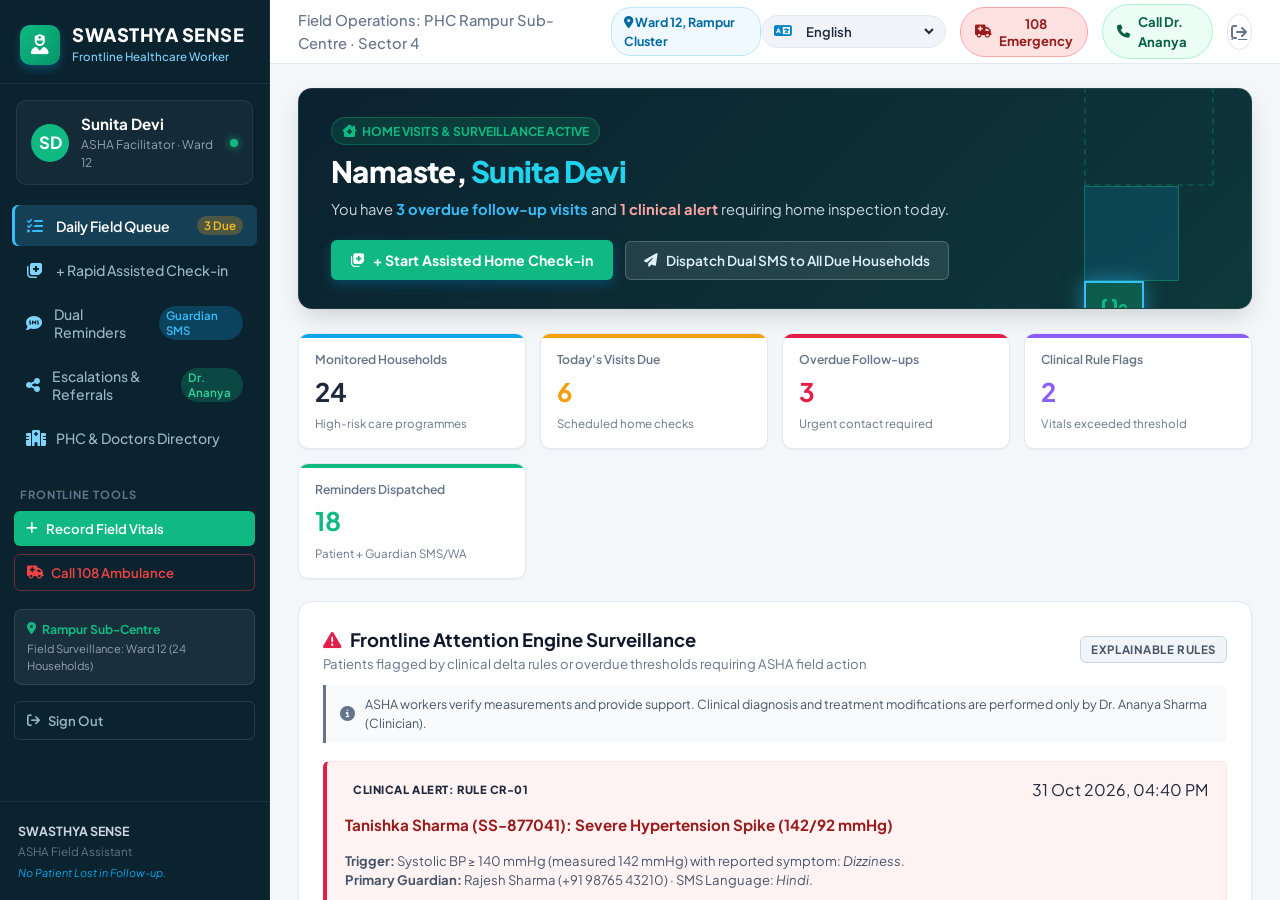
<file: frontend/asha-dashboard.html>
<!DOCTYPE html>
<html lang="en">
<head>
  <meta charset="UTF-8">
  <meta name="viewport" content="width=device-width, initial-scale=1.0">
  <title>SWASTHYA SENSE | Frontline Healthcare Worker (ASHA) Portal</title>

  <!-- Modern Clean Healthcare Fonts -->
  <link rel="preconnect" href="https://fonts.googleapis.com">
  <link rel="preconnect" href="https://fonts.gstatic.com" crossorigin>
  <link href="https://fonts.googleapis.com/css2?family=Plus+Jakarta+Sans:wght@400;500;600;700;800&family=Noto+Sans+Bengali:wght@400;500;600;700&family=Noto+Sans+Devanagari:wght@400;500;600;700&display=swap" rel="stylesheet">

  <!-- Font Awesome Icons -->
  <link rel="stylesheet" href="https://cdnjs.cloudflare.com/ajax/libs/font-awesome/6.5.2/css/all.min.css">

  <link rel="stylesheet" href="styles.css">

  <style>
    /* ASHA Portal Specific Accents */
    .asha-pill {
      background: rgba(16, 185, 129, 0.15);
      color: #10b981;
      border: 1px solid rgba(16, 185, 129, 0.3);
      padding: 4px 10px;
      border-radius: 20px;
      font-size: 0.76rem;
      font-weight: 700;
      display: inline-flex;
      align-items: center;
      gap: 6px;
    }
    .asha-stat-card {
      background: #ffffff;
      border: 1px solid var(--border-light);
      border-radius: var(--radius-md);
      padding: 16px;
      box-shadow: var(--shadow-sm);
      display: flex;
      flex-direction: column;
      gap: 4px;
      position: relative;
      overflow: hidden;
    }
    .asha-stat-card::before {
      content: '';
      position: absolute;
      top: 0; left: 0; right: 0;
      height: 4px;
    }
    .asha-stat-card.teal::before { background: var(--brand-teal); }
    .asha-stat-card.emerald::before { background: var(--brand-emerald); }
    .asha-stat-card.amber::before { background: var(--brand-amber); }
    .asha-stat-card.crimson::before { background: var(--brand-crimson); }
    .asha-stat-card.purple::before { background: #8b5cf6; }

    .patient-field-card {
      background: #ffffff;
      border: 1px solid var(--border-light);
      border-radius: var(--radius-md);
      padding: 16px;
      transition: all 0.2s ease;
      display: flex;
      flex-direction: column;
      gap: 12px;
    }
    .patient-field-card:hover {
      box-shadow: var(--shadow-md);
      border-color: #cbd5e1;
    }
    .patient-field-card.urgent {
      border-left: 5px solid var(--brand-crimson);
      background: #fffafa;
    }
    .patient-field-card.overdue {
      border-left: 5px solid var(--brand-amber);
    }
    .patient-field-card.routine {
      border-left: 5px solid var(--brand-emerald);
    }

    .action-btn-row {
      display: flex;
      flex-wrap: wrap;
      gap: 8px;
      margin-top: 6px;
    }
    .btn-asha-action {
      background: #0ea5e9;
      color: #ffffff;
      padding: 7px 12px;
      border-radius: 6px;
      font-size: 0.78rem;
      font-weight: 600;
      border: none;
      cursor: pointer;
      display: inline-flex;
      align-items: center;
      gap: 6px;
      transition: background 0.2s;
    }
    .btn-asha-action:hover { background: #0284c7; }
    .btn-asha-secondary {
      background: #f1f5f9;
      color: #334155;
      padding: 7px 12px;
      border-radius: 6px;
      font-size: 0.78rem;
      font-weight: 600;
      border: 1px solid #cbd5e1;
      cursor: pointer;
      display: inline-flex;
      align-items: center;
      gap: 6px;
      transition: all 0.2s;
    }
    .btn-asha-secondary:hover { background: #e2e8f0; }
    .btn-asha-danger {
      background: #fee2e2;
      color: #991b1b;
      padding: 7px 12px;
      border-radius: 6px;
      font-size: 0.78rem;
      font-weight: 600;
      border: 1px solid #fca5a5;
      cursor: pointer;
      display: inline-flex;
      align-items: center;
      gap: 6px;
      transition: all 0.2s;
    }
    .btn-asha-danger:hover { background: #fecaca; }

    .facility-row-item {
      display: flex;
      justify-content: space-between;
      align-items: center;
      padding: 12px 14px;
      background: #f8fafc;
      border: 1px solid var(--border-light);
      border-radius: 8px;
    }
  </style>
</head>
<body>

<div class="app-layout">

  <!-- =========================================================================
       SIDEBAR NAVIGATION (FRONT-LINE ASHA WORKER VIEW)
       ========================================================================= -->
  <aside class="sidebar">
    <div class="sidebar-brand">
      <div class="brand-logo-wrap">
        <div class="brand-logo-icon" style="background: linear-gradient(135deg, #10b981, #059669);">
          <i class="fa-solid fa-user-nurse"></i>
        </div>
        <div>
          <div class="brand-name">SWASTHYA SENSE</div>
          <div class="brand-tagline">Frontline Healthcare Worker</div>
        </div>
      </div>
    </div>

    <!-- Active ASHA Worker Profile -->
    <div class="sidebar-user-card">
      <div class="user-avatar" id="ashaAvatar" style="background: #10b981; color: #fff;">SD</div>
      <div class="user-info">
        <div class="user-name" id="ashaWorkerName">Sunita Devi</div>
        <div class="user-role">ASHA Facilitator · Ward 12</div>
      </div>
      <div class="user-status-dot" style="background: #10b981;" title="Field Surveillance Active"></div>
    </div>

    <!-- Navigation Menu -->
    <nav class="sidebar-nav">
      <button class="nav-item active" data-tab="field-queue">
        <i class="fa-solid fa-list-check"></i>
        <span id="navAshaQueue">Daily Field Queue</span>
        <span class="nav-badge badge-amber" id="badgeAshaPending">3 Due</span>
      </button>

      <button class="nav-item" data-tab="rapid-checkin">
        <i class="fa-solid fa-notes-medical"></i>
        <span id="navAshaCheckin">+ Rapid Assisted Check-in</span>
      </button>

      <button class="nav-item" data-tab="dual-reminders">
        <i class="fa-solid fa-comment-sms"></i>
        <span id="navAshaReminders">Dual Reminders</span>
        <span class="nav-badge badge-cyan" id="badgeAshaReminders">Guardian SMS</span>
      </button>

      <button class="nav-item" data-tab="clinical-referrals">
        <i class="fa-solid fa-share-nodes"></i>
        <span id="navAshaReferrals">Escalations & Referrals</span>
        <span class="nav-badge badge-emerald">Dr. Ananya</span>
      </button>

      <button class="nav-item" data-tab="nearby-facilities">
        <i class="fa-solid fa-hospital"></i>
        <span id="navAshaFacilities">PHC & Doctors Directory</span>
      </button>
    </nav>

    <!-- Quick Actions -->
    <div class="sidebar-section-title">FRONTLINE TOOLS</div>
    <div class="sidebar-quick-actions">
      <button class="quick-action-btn" id="btnAshaQuickCheckin" style="background: #10b981;">
        <i class="fa-solid fa-plus"></i>
        <span>Record Field Vitals</span>
      </button>

      <button class="quick-action-btn outline" id="btnAshaCallAmbulance" style="color: #ef4444; border-color: rgba(239, 68, 68, 0.4);">
        <i class="fa-solid fa-truck-medical"></i>
        <span>Call 108 Ambulance</span>
      </button>

      <!-- Frontline Station Location -->
      <div style="background: rgba(255,255,255,0.06); border: 1px solid rgba(255,255,255,0.1); border-radius: 8px; padding: 10px 12px; margin-top: 10px; font-size: 0.76rem;">
        <div style="color: #10b981; font-weight: 700; display: flex; align-items: center; gap: 6px; margin-bottom: 2px;">
          <i class="fa-solid fa-location-dot"></i> <span>Rampur Sub-Centre</span>
        </div>
        <div style="color: #94a3b8; font-size: 0.7rem;">Field Surveillance: Ward 12 (24 Households)</div>
      </div>

      <!-- Sign Out -->
      <a href="index.html" class="quick-action-btn outline" style="margin-top: 8px; color: #9bb7c7; border-color: rgba(255,255,255,0.12); text-decoration: none;">
        <i class="fa-solid fa-arrow-right-from-bracket"></i>
        <span>Sign Out</span>
      </a>
    </div>

    <!-- Footer -->
    <div class="sidebar-footer">
      <div class="footer-title">SWASTHYA SENSE</div>
      <div class="footer-sub">ASHA Field Assistant</div>
      <div class="footer-motto">No Patient Lost in Follow-up.</div>
    </div>
  </aside>

  <!-- =========================================================================
       MAIN CONTENT CONTAINER
       ========================================================================= -->
  <main class="main-content">

    <!-- Top Header -->
    <header class="top-header">
      <div class="header-left">
        <button class="mobile-toggle" id="mobileMenuBtnAsha" aria-label="Toggle Navigation">
          <i class="fa-solid fa-bars"></i>
        </button>
        <span class="text-greeting">Field Operations: PHC Rampur Sub-Centre · Sector 4</span>
        <div class="header-location-pill">
          <i class="fa-solid fa-location-dot"></i>
          <span>Ward 12, Rampur Cluster</span>
        </div>
      </div>

      <div class="header-right">
        <!-- 5-Language Selector -->
        <div class="language-dropdown-wrapper">
          <i class="fa-solid fa-language lang-icon"></i>
          <select id="ashaLangSelect" class="lang-select">
            <option value="en">English</option>
            <option value="hi">हिन्दी (Hindi)</option>
            <option value="mr">मराठी (Marathi)</option>
            <option value="as">অসমীয়া (Assamese)</option>
            <option value="bn">বাংলা (Bengali)</option>
          </select>
        </div>

        <!-- 108 Emergency Shortcut -->
        <button class="btn-emergency" onclick="alert('Calling 108 Emergency Ambulance Dispatch. Priority GPS Telemetry transmitted.')">
          <i class="fa-solid fa-truck-medical"></i>
          <span>108 Emergency</span>
        </button>

        <!-- Doctor Hotline Shortcut -->
        <a href="tel:+919422011223" class="btn-caregiver-toggle" style="text-decoration: none;" title="Call Dr. Ananya Sharma">
          <i class="fa-solid fa-phone"></i>
          <span>Call Dr. Ananya</span>
        </a>

        <!-- Sign Out -->
        <a href="index.html" class="btn-logout" title="Sign Out">
          <i class="fa-solid fa-arrow-right-from-bracket"></i>
        </a>
      </div>
    </header>

    <!-- Scrollable Content Body -->
    <div class="content-scroll">

      <!-- =====================================================================
           TAB 1: DAILY FIELD VISIT QUEUE
           ===================================================================== -->
      <section id="tab-field-queue" class="tab-pane active">

        <!-- ASHA Hero Banner -->
        <div class="hero-banner" style="background: linear-gradient(135deg, #0b222f 0%, #0d383a 100%);">
          <div class="hero-content">
            <div class="asha-pill"><i class="fa-solid fa-house-chimney-medical"></i> HOME VISITS & SURVEILLANCE ACTIVE</div>
            <h1 class="hero-heading" style="margin-top: 8px;">
              Namaste, <span class="highlight-name" id="ashaHeroName">Sunita Devi</span>
            </h1>
            <p class="hero-subtext">
              You have <strong style="color: #38bdf8;">3 overdue follow-up visits</strong> and <strong style="color: #fca5a5;">1 clinical alert</strong> requiring home inspection today.
            </p>
            <div class="hero-cta-group">
              <button class="btn-hero-action" style="background: #10b981;" id="btnAshaStartCheckin">
                <i class="fa-solid fa-notes-medical"></i>
                <span>+ Start Assisted Home Check-in</span>
              </button>
              <button class="btn-hero-secondary" id="btnAshaBroadcastReminders">
                <i class="fa-solid fa-paper-plane"></i>
                <span>Dispatch Dual SMS to All Due Households</span>
              </button>
            </div>
          </div>

          <div class="hero-illustration">
            <div class="pulse-ring">
              <div class="ring-outer" style="border-color: rgba(16, 185, 129, 0.2);"></div>
              <div class="ring-middle" style="border-color: rgba(16, 185, 129, 0.4);"></div>
              <div class="ring-inner" style="background: rgba(16, 185, 129, 0.3);">
                <i class="fa-solid fa-stethoscope pulse-icon" style="color: #10b981;"></i>
              </div>
            </div>
          </div>
        </div>

        <!-- 5 Frontline KPI Metric Cards -->
        <div style="display: grid; grid-template-columns: repeat(auto-fit, minmax(180px, 1fr)); gap: 14px; margin-bottom: 22px;">
          <div class="asha-stat-card teal">
            <span style="font-size: 0.76rem; color: #64748b; font-weight: 600;">Monitored Households</span>
            <strong style="font-size: 1.6rem; color: var(--text-main);">24</strong>
            <small style="font-size: 0.72rem; color: #64748b;">High-risk care programmes</small>
          </div>

          <div class="asha-stat-card amber">
            <span style="font-size: 0.76rem; color: #64748b; font-weight: 600;">Today's Visits Due</span>
            <strong style="font-size: 1.6rem; color: var(--brand-amber);" id="statVisitsDue">6</strong>
            <small style="font-size: 0.72rem; color: #64748b;">Scheduled home checks</small>
          </div>

          <div class="asha-stat-card crimson">
            <span style="font-size: 0.76rem; color: #64748b; font-weight: 600;">Overdue Follow-ups</span>
            <strong style="font-size: 1.6rem; color: var(--brand-crimson);" id="statOverdueVisits">3</strong>
            <small style="font-size: 0.72rem; color: #64748b;">Urgent contact required</small>
          </div>

          <div class="asha-stat-card purple">
            <span style="font-size: 0.76rem; color: #64748b; font-weight: 600;">Clinical Rule Flags</span>
            <strong style="font-size: 1.6rem; color: #8b5cf6;" id="statClinicalFlags">2</strong>
            <small style="font-size: 0.72rem; color: #64748b;">Vitals exceeded threshold</small>
          </div>

          <div class="asha-stat-card emerald">
            <span style="font-size: 0.76rem; color: #64748b; font-weight: 600;">Reminders Dispatched</span>
            <strong style="font-size: 1.6rem; color: var(--brand-emerald);" id="statRemindersSent">18</strong>
            <small style="font-size: 0.72rem; color: #64748b;">Patient + Guardian SMS/WA</small>
          </div>
        </div>

        <!-- Attention Engine Banner -->
        <div class="attention-engine-card" style="margin-bottom: 22px;">
          <div class="attention-header">
            <div>
              <div class="attention-title"><i class="fa-solid fa-triangle-exclamation" style="color: var(--brand-crimson); margin-right: 6px;"></i> Frontline Attention Engine Surveillance</div>
              <div class="attention-subtitle">Patients flagged by clinical delta rules or overdue thresholds requiring ASHA field action</div>
            </div>
            <span class="badge-demo-rules">EXPLAINABLE RULES</span>
          </div>

          <div class="clinical-disclaimer-box">
            <i class="fa-solid fa-circle-info disclaimer-icon"></i>
            <span>
              ASHA workers verify measurements and provide support. Clinical diagnosis and treatment modifications are performed only by Dr. Ananya Sharma (Clinician).
            </span>
          </div>

          <div class="alerts-stream" id="ashaAlertsStream">
            <!-- Alert 1: Tanishka Sharma -->
            <div class="alert-item-card alert-clinical" style="border-left: 4px solid var(--brand-crimson);">
              <div class="alert-header-row">
                <span class="alert-badge badge-crimson">CLINICAL ALERT: RULE CR-01</span>
                <span class="alert-date">31 Oct 2026, 04:40 PM</span>
              </div>
              <div class="alert-title-text" style="font-weight: 700; color: #991b1b; font-size: 0.95rem; margin-top: 4px;">
                Tanishka Sharma (SS-877041): Severe Hypertension Spike (142/92 mmHg)
              </div>
              <div class="alert-reason-text" style="font-size: 0.82rem; color: #475569; margin: 6px 0;">
                <strong>Trigger:</strong> Systolic BP ≥ 140 mmHg (measured 142 mmHg) with reported symptom: <em>Dizziness</em>.
                <br><strong>Primary Guardian:</strong> Rajesh Sharma (+91 98765 43210) · SMS Language: <em>Hindi</em>.
              </div>
              <div class="action-btn-row">
                <button class="btn-asha-action" onclick="openAshaAssistedCheckin('SS-877041', 'Tanishka Sharma', 142, 92, 97)">
                  <i class="fa-solid fa-notes-medical"></i> Record Assisted Check-in
                </button>
                <button class="btn-asha-secondary" onclick="openDualReminderModal('Tanishka Sharma', '+91 98765 43210', 'Rajesh Sharma', '+91 98765 43210', 'BP Follow-up Warning')">
                  <i class="fa-solid fa-comment-sms"></i> Send Dual Reminder
                </button>
                <button class="btn-asha-danger" onclick="escalateToClinician('Tanishka Sharma', 'SS-877041', 'Severe HTN with dizziness')">
                  <i class="fa-solid fa-share-nodes"></i> Escalate to Dr. Ananya
                </button>
              </div>
            </div>

            <!-- Alert 2: Ramesh Kumar -->
            <div class="alert-item-card alert-change" style="border-left: 4px solid var(--brand-amber); margin-top: 10px;">
              <div class="alert-header-row">
                <span class="alert-badge badge-amber" style="background: #fef3c7; color: #92400e;">ADMINISTRATIVE OVERDUE: RULE AD-01</span>
                <span class="alert-date">28 Oct 2026 (4 Days Overdue)</span>
              </div>
              <div class="alert-title-text" style="font-weight: 700; color: #92400e; font-size: 0.95rem; margin-top: 4px;">
                Ramesh Kumar (SS-HYP-01): Post-CABG Follow-up Overdue
              </div>
              <div class="alert-reason-text" style="font-size: 0.82rem; color: #475569; margin: 6px 0;">
                <strong>Trigger:</strong> Scheduled clinic review missed by 4 days. Patient did not attend PHC appointment.
                <br><strong>Guardian:</strong> Sita Devi (+91 98111 22334) · Caregiver notified 2 days ago.
              </div>
              <div class="action-btn-row">
                <button class="btn-asha-action" onclick="openAshaAssistedCheckin('SS-HYP-01', 'Ramesh Kumar', 130, 85, 96)">
                  <i class="fa-solid fa-house-chimney"></i> Conduct Home Visit Check-in
                </button>
                <button class="btn-asha-secondary" onclick="recordContactAttempt('Ramesh Kumar', 'Home Visit Done')">
                  <i class="fa-solid fa-check"></i> Mark Contacted
                </button>
                <button class="btn-asha-secondary" onclick="openDualReminderModal('Ramesh Kumar', '+91 98111 22334', 'Sita Devi', '+91 98111 22334', 'Overdue Follow-up Notice')">
                  <i class="fa-solid fa-comment-sms"></i> Send Overdue SMS
                </button>
              </div>
            </div>
          </div>
        </div>

        <!-- Section: Today's Full Patient Field Queue -->
        <div class="surface-card">
          <div class="surface-card-header">
            <div>
              <h3 class="card-title">Ward 12 Monitored Patient Queue</h3>
              <p class="card-sub">Patients categorized by follow-up priority and care programme</p>
            </div>
            <div style="display: flex; gap: 8px;">
              <button class="btn-asha-secondary" onclick="filterAshaQueue('all')">All (4)</button>
              <button class="btn-asha-secondary" onclick="filterAshaQueue('urgent')">Urgent (2)</button>
              <button class="btn-asha-secondary" onclick="filterAshaQueue('routine')">Routine (2)</button>
            </div>
          </div>

          <div style="display: flex; flex-direction: column; gap: 12px; margin-top: 14px;" id="ashaQueueList">

            <!-- Card 1 -->
            <div class="patient-field-card urgent" data-priority="urgent">
              <div style="display: flex; justify-content: space-between; align-items: flex-start;">
                <div>
                  <div style="display: flex; align-items: center; gap: 8px;">
                    <strong style="font-size: 1rem; color: var(--text-main);">Tanishka Sharma</strong>
                    <span class="asha-pill" style="background:#fee2e2; color:#b91c1c; border-color:#fca5a5;">High-Priority BP Alert</span>
                    <span style="font-size: 0.74rem; color: #64748b;">ID: SS-877041</span>
                  </div>
                  <div style="font-size: 0.8rem; color: #475569; margin-top: 4px;">
                    45-59 yrs · Chronic Hypertension & Post-PCI · Address: House 14-B, Lane 3, Rampur
                  </div>
                  <div style="font-size: 0.78rem; color: #64748b; margin-top: 2px;">
                    <i class="fa-solid fa-user-shield" style="color: var(--brand-teal);"></i> Guardian: Rajesh Sharma (+91 98765 43210) · Prefers Hindi
                  </div>
                </div>
                <div style="text-align: right;">
                  <span style="font-size: 0.72rem; color: #94a3b8;">Last BP Check:</span>
                  <div style="font-weight: 700; color: var(--brand-crimson); font-size: 0.95rem;">142/92 mmHg</div>
                </div>
              </div>
              <div class="action-btn-row">
                <button class="btn-asha-action" onclick="openAshaAssistedCheckin('SS-877041', 'Tanishka Sharma', 142, 92, 97)">
                  <i class="fa-solid fa-notes-medical"></i> Quick Vitals Check-in
                </button>
                <button class="btn-asha-secondary" onclick="openDualReminderModal('Tanishka Sharma', '+91 98765 43210', 'Rajesh Sharma', '+91 98765 43210', 'BP Check-in Due')">
                  <i class="fa-solid fa-comment-sms"></i> Dual Reminder
                </button>
                <button class="btn-asha-danger" onclick="escalateToClinician('Tanishka Sharma', 'SS-877041', 'Severe HTN with dizziness')">
                  <i class="fa-solid fa-share-nodes"></i> Refer to Dr. Ananya
                </button>
              </div>
            </div>

            <!-- Card 2 -->
            <div class="patient-field-card overdue" data-priority="urgent">
              <div style="display: flex; justify-content: space-between; align-items: flex-start;">
                <div>
                  <div style="display: flex; align-items: center; gap: 8px;">
                    <strong style="font-size: 1rem; color: var(--text-main);">Ramesh Kumar</strong>
                    <span class="asha-pill" style="background:#fef3c7; color:#92400e; border-color:#fcd34d;">Overdue 4 Days</span>
                    <span style="font-size: 0.74rem; color: #64748b;">ID: SS-HYP-01</span>
                  </div>
                  <div style="font-size: 0.8rem; color: #475569; margin-top: 4px;">
                    58 yrs · Post-CABG Cardiac Recovery · Address: Plot 22, Old Bazaar, Rampur
                  </div>
                  <div style="font-size: 0.78rem; color: #64748b; margin-top: 2px;">
                    <i class="fa-solid fa-user-shield" style="color: var(--brand-teal);"></i> Guardian: Sita Devi (+91 98111 22334) · Prefers Hindi
                  </div>
                </div>
                <div style="text-align: right;">
                  <span style="font-size: 0.72rem; color: #94a3b8;">Due Date:</span>
                  <div style="font-weight: 700; color: var(--brand-amber); font-size: 0.95rem;">28 Oct 2026</div>
                </div>
              </div>
              <div class="action-btn-row">
                <button class="btn-asha-action" onclick="openAshaAssistedCheckin('SS-HYP-01', 'Ramesh Kumar', 130, 85, 96)">
                  <i class="fa-solid fa-notes-medical"></i> Home Vitals
                </button>
                <button class="btn-asha-secondary" onclick="recordContactAttempt('Ramesh Kumar', 'Home Visit Done')">
                  <i class="fa-solid fa-check"></i> Record Contact Attempt
                </button>
                <button class="btn-asha-secondary" onclick="openDualReminderModal('Ramesh Kumar', '+91 98111 22334', 'Sita Devi', '+91 98111 22334', 'Missed Follow-up')">
                  <i class="fa-solid fa-comment-sms"></i> Dual Reminder
                </button>
              </div>
            </div>

            <!-- Card 3 -->
            <div class="patient-field-card routine" data-priority="routine">
              <div style="display: flex; justify-content: space-between; align-items: flex-start;">
                <div>
                  <div style="display: flex; align-items: center; gap: 8px;">
                    <strong style="font-size: 1rem; color: var(--text-main);">Meena Bai</strong>
                    <span class="asha-pill" style="background:#e0f2fe; color:#0369a1; border-color:#7dd3fc;">Maternal ANC 3rd Trimester</span>
                    <span style="font-size: 0.74rem; color: #64748b;">ID: SS-ANC-03</span>
                  </div>
                  <div style="font-size: 0.8rem; color: #475569; margin-top: 4px;">
                    27 yrs · High-Risk Maternal ANC · Address: Gali 4, Near Primary School
                  </div>
                  <div style="font-size: 0.78rem; color: #64748b; margin-top: 2px;">
                    <i class="fa-solid fa-user-shield" style="color: var(--brand-teal);"></i> Guardian: Suresh Bai (+91 97234 55667)
                  </div>
                </div>
                <div style="text-align: right;">
                  <span style="font-size: 0.72rem; color: #94a3b8;">Next ANC Visit:</span>
                  <div style="font-weight: 700; color: var(--brand-emerald); font-size: 0.95rem;">03 Nov 2026</div>
                </div>
              </div>
              <div class="action-btn-row">
                <button class="btn-asha-action" onclick="openAshaAssistedCheckin('SS-ANC-03', 'Meena Bai', 122, 78, 98)">
                  <i class="fa-solid fa-baby"></i> Record ANC Vitals
                </button>
                <button class="btn-asha-secondary" onclick="openDualReminderModal('Meena Bai', '+91 97234 55667', 'Suresh Bai', '+91 97234 55667', 'Routine ANC Checkup')">
                  <i class="fa-solid fa-comment-sms"></i> ANC Reminder
                </button>
              </div>
            </div>

            <!-- Card 4 -->
            <div class="patient-field-card routine" data-priority="routine">
              <div style="display: flex; justify-content: space-between; align-items: flex-start;">
                <div>
                  <div style="display: flex; align-items: center; gap: 8px;">
                    <strong style="font-size: 1rem; color: var(--text-main);">Vikram Singh</strong>
                    <span class="asha-pill" style="background:#f1f5f9; color:#475569; border-color:#cbd5e1;">NCD Diabetes Care</span>
                    <span style="font-size: 0.74rem; color: #64748b;">ID: SS-DIA-08</span>
                  </div>
                  <div style="font-size: 0.8rem; color: #475569; margin-top: 4px;">
                    62 yrs · Type-2 Diabetes & Neuropathy · Address: Main Road, Rampur
                  </div>
                  <div style="font-size: 0.78rem; color: #64748b; margin-top: 2px;">
                    <i class="fa-solid fa-user-shield" style="color: var(--brand-teal);"></i> Guardian: Amit Singh (+91 94120 77889)
                  </div>
                </div>
                <div style="text-align: right;">
                  <span style="font-size: 0.72rem; color: #94a3b8;">Last Sugar:</span>
                  <div style="font-weight: 700; color: #334155; font-size: 0.95rem;">158 mg/dL</div>
                </div>
              </div>
              <div class="action-btn-row">
                <button class="btn-asha-action" onclick="openAshaAssistedCheckin('SS-DIA-08', 'Vikram Singh', 128, 82, 97)">
                  <i class="fa-solid fa-droplet"></i> Check Sugar & Vitals
                </button>
                <button class="btn-asha-secondary" onclick="openDualReminderModal('Vikram Singh', '+91 94120 77889', 'Amit Singh', '+91 94120 77889', 'Medication Refill')">
                  <i class="fa-solid fa-comment-sms"></i> Refill Reminder
                </button>
              </div>
            </div>

          </div>
        </div>

      </section>

      <!-- =====================================================================
           TAB 2: RAPID ASSISTED CHECK-IN TOOL
           ===================================================================== -->
      <section id="tab-rapid-checkin" class="tab-pane">
        <div class="page-header-box">
          <div>
            <h2 class="page-title">Frontline Assisted Patient Check-in (Module C-6)</h2>
            <p class="page-subtitle">Record home visit measurements directly into the Attention Engine with verified ASHA signature</p>
          </div>
          <span class="asha-pill" style="font-size: 0.82rem;"><i class="fa-solid fa-badge-check"></i> ASHA Verified Signature</span>
        </div>

        <form id="ashaCheckinForm" class="surface-card">
          <div style="display: grid; grid-template-columns: 1fr 1fr; gap: 16px; margin-bottom: 16px;">
            <div>
              <label style="font-size: 0.82rem; font-weight: 700; color: var(--text-main);">Select Monitored Patient</label>
              <select id="ashaPatientSelect" class="form-input" style="width: 100%; padding: 10px; border: 1px solid var(--border-light); border-radius: 6px; margin-top: 4px;">
                <option value="SS-877041">Tanishka Sharma (SS-877041) · HTN / Post-PCI</option>
                <option value="SS-HYP-01">Ramesh Kumar (SS-HYP-01) · Post-CABG</option>
                <option value="SS-ANC-03">Meena Bai (SS-ANC-03) · High-Risk Maternal ANC</option>
                <option value="SS-DIA-08">Vikram Singh (SS-DIA-08) · Type-2 Diabetes</option>
              </select>
            </div>

            <div>
              <label style="font-size: 0.82rem; font-weight: 700; color: var(--text-main);">Visit Location / Context</label>
              <select id="ashaVisitContext" class="form-input" style="width: 100%; padding: 10px; border: 1px solid var(--border-light); border-radius: 6px; margin-top: 4px;">
                <option value="Home Doorstep Visit">Doorstep Home Visit (Routine/Overdue)</option>
                <option value="PHC Sub-Centre Walk-in">PHC Sub-Centre Walk-in</option>
                <option value="Village Health Sanitation Day (VHND)">Village Health Sanitation Day (VHND)</option>
                <option value="Emergency Distress Call">Emergency Distress Call</option>
              </select>
            </div>
          </div>

          <!-- Measurements Grid -->
          <h4 style="font-size: 0.9rem; font-weight: 700; color: var(--text-main); margin-bottom: 10px;">Field Vitals Taken by ASHA Kit</h4>
          <div style="display: grid; grid-template-columns: repeat(auto-fit, minmax(180px, 1fr)); gap: 14px; margin-bottom: 18px;">
            <div>
              <label style="font-size: 0.8rem; font-weight: 600;">Systolic BP (mmHg)</label>
              <input type="number" id="ashaSysBP" class="form-input" placeholder="e.g. 138" value="138" min="70" max="250" style="width: 100%; padding: 8px; border: 1px solid var(--border-light); border-radius: 6px;">
              <small style="color: #64748b; font-size: 0.72rem;">CR-01 triggers if ≥ 140</small>
            </div>

            <div>
              <label style="font-size: 0.8rem; font-weight: 600;">Diastolic BP (mmHg)</label>
              <input type="number" id="ashaDiaBP" class="form-input" placeholder="e.g. 88" value="88" min="40" max="150" style="width: 100%; padding: 8px; border: 1px solid var(--border-light); border-radius: 6px;">
              <small style="color: #64748b; font-size: 0.72rem;">Normal: 60 - 80</small>
            </div>

            <div>
              <label style="font-size: 0.8rem; font-weight: 600;">SpO2 Pulse Oximeter (%)</label>
              <input type="number" id="ashaSpO2" class="form-input" placeholder="e.g. 97" value="97" min="60" max="100" style="width: 100%; padding: 8px; border: 1px solid var(--border-light); border-radius: 6px;">
              <small style="color: #64748b; font-size: 0.72rem;">CR-02 triggers if &lt; 92%</small>
            </div>

            <div>
              <label style="font-size: 0.8rem; font-weight: 600;">Pulse Rate (bpm)</label>
              <input type="number" id="ashaPulse" class="form-input" placeholder="e.g. 78" value="78" min="40" max="200" style="width: 100%; padding: 8px; border: 1px solid var(--border-light); border-radius: 6px;">
              <small style="color: #64748b; font-size: 0.72rem;">Normal: 60 - 100 bpm</small>
            </div>

            <div>
              <label style="font-size: 0.8rem; font-weight: 600;">Blood Glucose (mg/dL)</label>
              <input type="number" id="ashaSugar" class="form-input" placeholder="e.g. 115" value="115" min="40" max="500" style="width: 100%; padding: 8px; border: 1px solid var(--border-light); border-radius: 6px;">
              <small style="color: #64748b; font-size: 0.72rem;">Random glucometer strip</small>
            </div>

            <div>
              <label style="font-size: 0.8rem; font-weight: 600;">Temperature (°F)</label>
              <input type="number" step="0.1" id="ashaTemp" class="form-input" placeholder="e.g. 98.4" value="98.4" min="95" max="106" style="width: 100%; padding: 8px; border: 1px solid var(--border-light); border-radius: 6px;">
              <small style="color: #64748b; font-size: 0.72rem;">Normal: 98.6°F</small>
            </div>
          </div>

          <!-- Observed Symptoms -->
          <h4 style="font-size: 0.9rem; font-weight: 700; color: var(--text-main); margin-bottom: 10px;">Symptoms Observed During Visit</h4>
          <div style="display: grid; grid-template-columns: repeat(auto-fit, minmax(180px, 1fr)); gap: 10px; margin-bottom: 16px;">
            <label style="display: flex; align-items: center; gap: 8px; font-size: 0.84rem; background: #f8fafc; padding: 8px 12px; border-radius: 6px; border: 1px solid var(--border-light); cursor: pointer;">
              <input type="checkbox" name="ashaSymptoms" value="chest_pain" id="symChest"> <strong>Chest Pain / Tightness</strong>
            </label>
            <label style="display: flex; align-items: center; gap: 8px; font-size: 0.84rem; background: #f8fafc; padding: 8px 12px; border-radius: 6px; border: 1px solid var(--border-light); cursor: pointer;">
              <input type="checkbox" name="ashaSymptoms" value="breathlessness" id="symBreath"> <strong>Shortness of Breath</strong>
            </label>
            <label style="display: flex; align-items: center; gap: 8px; font-size: 0.84rem; background: #f8fafc; padding: 8px 12px; border-radius: 6px; border: 1px solid var(--border-light); cursor: pointer;">
              <input type="checkbox" name="ashaSymptoms" value="dizziness" id="symDiz"> <strong>Dizziness / Fainting</strong>
            </label>
            <label style="display: flex; align-items: center; gap: 8px; font-size: 0.84rem; background: #f8fafc; padding: 8px 12px; border-radius: 6px; border: 1px solid var(--border-light); cursor: pointer;">
              <input type="checkbox" name="ashaSymptoms" value="edema" id="symEdema"> <strong>Swelling in Feet / Edema</strong>
            </label>
          </div>

          <!-- ASHA Field Notes -->
          <div style="margin-bottom: 18px;">
            <label style="font-size: 0.82rem; font-weight: 700; color: var(--text-main);">ASHA Observation Notes (Visible to Doctor)</label>
            <textarea id="ashaNotes" rows="3" class="form-input" placeholder="Patient reports feeling tired. Medicines taken in the morning. Advised low salt diet and scheduled follow-up..." style="width: 100%; padding: 10px; border: 1px solid var(--border-light); border-radius: 6px; margin-top: 4px; font-size: 0.85rem;"></textarea>
          </div>

          <div style="display: flex; justify-content: flex-end; gap: 12px;">
            <button type="button" class="btn-asha-secondary" onclick="prefillHighRiskAshaDemo()">
              <i class="fa-solid fa-vial"></i> Prefill High-Risk Trigger (BP 162/98)
            </button>
            <button type="submit" class="btn-asha-action" style="padding: 10px 24px; font-size: 0.88rem;">
              <i class="fa-solid fa-floppy-disk"></i> Save & Evaluate Attention Engine
            </button>
          </div>
        </form>
      </section>

      <!-- =====================================================================
           TAB 3: DUAL REMINDERS (PATIENT + GUARDIAN)
           ===================================================================== -->
      <section id="tab-dual-reminders" class="tab-pane">
        <div class="page-header-box">
          <div>
            <h2 class="page-title">Dual Patient & Guardian Reminder Dispatcher (Module K)</h2>
            <p class="page-subtitle">Simultaneous automated SMS & WhatsApp notification dispatched in regional language to both patient and family caregiver</p>
          </div>
          <span class="asha-pill"><i class="fa-solid fa-users"></i> Dual Recipient Active</span>
        </div>

        <div style="display: grid; grid-template-columns: 1.1fr 0.9fr; gap: 20px;">
          <!-- Dispatch Form -->
          <div class="surface-card">
            <h3 class="card-title" style="margin-bottom: 12px;">Compose Dual Follow-up Reminder</h3>

            <div style="margin-bottom: 14px;">
              <label style="font-size: 0.8rem; font-weight: 600;">Select Household</label>
              <select id="dualPatientSelect" class="form-input" style="width: 100%; padding: 8px; border: 1px solid var(--border-light); border-radius: 6px;" onchange="updateDualReminderPreview()">
                <option value="tanishka">Tanishka Sharma (Guardian: Rajesh Sharma · +91 98765 43210)</option>
                <option value="ramesh">Ramesh Kumar (Guardian: Sita Devi · +91 98111 22334)</option>
                <option value="meena">Meena Bai (Guardian: Suresh Bai · +91 97234 55667)</option>
                <option value="vikram">Vikram Singh (Guardian: Amit Singh · +91 94120 77889)</option>
              </select>
            </div>

            <div style="margin-bottom: 14px;">
              <label style="font-size: 0.8rem; font-weight: 600;">Message Template Category</label>
              <select id="dualTemplateSelect" class="form-input" style="width: 100%; padding: 8px; border: 1px solid var(--border-light); border-radius: 6px;" onchange="updateDualReminderPreview()">
                <option value="routine_due">Routine Follow-up Due (Tomorrow at PHC)</option>
                <option value="overdue_urgent">URGENT: Overdue Clinic Follow-up Notice</option>
                <option value="bp_warning">Clinical Warning: High BP Check-in Required</option>
                <option value="med_refill">Medication Refill & Compliance Alert</option>
              </select>
            </div>

            <div style="margin-bottom: 14px;">
              <label style="font-size: 0.8rem; font-weight: 600;">Notification Language</label>
              <select id="dualLangSelect" class="form-input" style="width: 100%; padding: 8px; border: 1px solid var(--border-light); border-radius: 6px;" onchange="updateDualReminderPreview()">
                <option value="hi">🇮🇳 हिन्दी (Hindi)</option>
                <option value="en">🇬🇧 English</option>
                <option value="mr">🇮🇳 मराठी (Marathi)</option>
                <option value="bn">🇮🇳 বাংলা (Bengali)</option>
                <option value="as">🇮🇳 অসমীয়া (Assamese)</option>
              </select>
            </div>

            <div style="display: flex; gap: 10px; margin-top: 20px;">
              <button class="btn-asha-action" style="flex: 1;" onclick="dispatchDualReminder('SMS')">
                <i class="fa-solid fa-comment-sms"></i> Dispatch Dual SMS
              </button>
              <button class="btn-asha-action" style="flex: 1; background: #25D366;" onclick="dispatchDualReminder('WhatsApp')">
                <i class="fa-brands fa-whatsapp"></i> Dispatch WhatsApp
              </button>
            </div>
          </div>

          <!-- Live Preview Card -->
          <div class="surface-card">
            <h3 class="card-title" style="margin-bottom: 12px;">Live Multi-Channel Dual Preview</h3>

            <div style="background: #f8fafc; border: 1px solid var(--border-light); border-radius: 8px; padding: 12px; margin-bottom: 12px;">
              <div style="font-size: 0.74rem; font-weight: 700; color: #0284c7; display: flex; align-items: center; gap: 6px;">
                <i class="fa-solid fa-mobile-screen"></i> 1. PATIENT SMS (Tanishka Sharma)
              </div>
              <div id="previewPatientMsg" style="font-size: 0.84rem; color: #334155; margin-top: 6px; line-height: 1.4;">
                Loading template...
              </div>
            </div>

            <div style="background: #fdf4ff; border: 1px solid #f0abfc; border-radius: 8px; padding: 12px;">
              <div style="font-size: 0.74rem; font-weight: 700; color: #9333ea; display: flex; align-items: center; gap: 6px;">
                <i class="fa-solid fa-shield-heart"></i> 2. GUARDIAN SMS (Rajesh Sharma - Father)
              </div>
              <div id="previewGuardianMsg" style="font-size: 0.84rem; color: #334155; margin-top: 6px; line-height: 1.4;">
                Loading template...
              </div>
            </div>
          </div>
        </div>

        <!-- Dispatched Log -->
        <div class="surface-card" style="margin-top: 20px;">
          <div class="surface-card-header">
            <h3 class="card-title">Dual Reminder Transmission Log</h3>
            <span class="asha-pill">Verified Delivery</span>
          </div>
          <div id="dualReminderLog" style="display: flex; flex-direction: column; gap: 10px; margin-top: 12px;">
            <!-- Populated dynamically -->
          </div>
        </div>
      </section>

      <!-- =====================================================================
           TAB 4: ESCALATIONS & REFERRALS
           ===================================================================== -->
      <section id="tab-clinical-referrals" class="tab-pane">
        <div class="page-header-box">
          <div>
            <h2 class="page-title">Closed-Loop Referrals to Clinician (Module H)</h2>
            <p class="page-subtitle">Track cases escalated by frontline workers to Dr. Ananya Sharma with status verification</p>
          </div>
          <button class="btn-asha-action" onclick="openReferralModal()">
            <i class="fa-solid fa-share-nodes"></i> + Create Clinician Referral
          </button>
        </div>

        <div class="surface-card">
          <div style="display: flex; flex-direction: column; gap: 12px;" id="referralCardsContainer">
            <!-- Referral 1 -->
            <div style="background: #f8fafc; border: 1px solid var(--border-light); border-left: 4px solid var(--brand-crimson); border-radius: 8px; padding: 14px;">
              <div style="display: flex; justify-content: space-between; align-items: center;">
                <span style="font-weight: 700; color: var(--text-main); font-size: 0.95rem;">REF-2026-081 · Tanishka Sharma (SS-877041)</span>
                <span class="asha-pill" style="background:#fef3c7; color:#92400e; border-color:#fcd34d;">Pending Doctor Review</span>
              </div>
              <div style="font-size: 0.82rem; color: #475569; margin: 6px 0;">
                <strong>Reason:</strong> Elevated Systolic BP 142 mmHg with recurrent lightheadedness. Patient reported missing morning ACE-inhibitor dose.
              </div>
              <div style="display: flex; justify-content: space-between; font-size: 0.74rem; color: #64748b; margin-top: 8px;">
                <span><strong>Assigned Clinician:</strong> Dr. Ananya Sharma (Cardiology)</span>
                <span>Escalated by Sunita Devi on 31 Oct 2026, 04:50 PM</span>
              </div>
            </div>

            <!-- Referral 2 -->
            <div style="background: #f8fafc; border: 1px solid var(--border-light); border-left: 4px solid var(--brand-emerald); border-radius: 8px; padding: 14px;">
              <div style="display: flex; justify-content: space-between; align-items: center;">
                <span style="font-weight: 700; color: var(--text-main); font-size: 0.95rem;">REF-2026-079 · Ramesh Kumar (SS-HYP-01)</span>
                <span class="asha-pill" style="background:#e0f2fe; color:#0369a1; border-color:#7dd3fc;">Reviewed & Teleconsult Scheduled</span>
              </div>
              <div style="font-size: 0.82rem; color: #475569; margin: 6px 0;">
                <strong>Reason:</strong> Overdue post-CABG surgical wound inspection. Patient experienced mild breathlessness on exertion.
              </div>
              <div style="display: flex; justify-content: space-between; font-size: 0.74rem; color: #64748b; margin-top: 8px;">
                <span><strong>Clinician Outcome:</strong> Teleconsultation scheduled for 02 Nov 2026 at 11:00 AM</span>
                <span>Closed by Dr. Ananya Sharma</span>
              </div>
            </div>
          </div>
        </div>
      </section>

      <!-- =====================================================================
           TAB 5: PHC & NEARBY FACILITIES
           ===================================================================== -->
      <section id="tab-nearby-facilities" class="tab-pane">
        <div class="page-header-box">
          <div>
            <h2 class="page-title">Frontline Emergency & Facility Directory</h2>
            <p class="page-subtitle">Immediate hotline numbers and designated referral health centers for Ward 12</p>
          </div>
        </div>

        <div style="display: grid; grid-template-columns: 1fr 1fr; gap: 20px;">
          <!-- Primary Health Centers -->
          <div class="surface-card">
            <h3 class="card-title" style="margin-bottom: 14px;">Government Health Centers</h3>

            <div style="display: flex; flex-direction: column; gap: 10px;">
              <div class="facility-row-item">
                <div>
                  <strong style="font-size: 0.9rem; color: var(--text-main);">Primary Health Centre (PHC) Rampur</strong>
                  <div style="font-size: 0.78rem; color: #64748b;">Distance: 1.2 km · MO: Dr. Vikram Rao</div>
                  <div style="font-size: 0.75rem; color: var(--brand-teal);"><i class="fa-solid fa-phone"></i> +91 94220 55112</div>
                </div>
                <a href="tel:+919422055112" class="btn-asha-action"><i class="fa-solid fa-phone"></i> Call PHC</a>
              </div>

              <div class="facility-row-item">
                <div>
                  <strong style="font-size: 0.9rem; color: var(--text-main);">Community Health Centre (CHC) Block B</strong>
                  <div style="font-size: 0.78rem; color: #64748b;">Distance: 4.1 km · 24x7 Maternity & Emergency</div>
                  <div style="font-size: 0.75rem; color: var(--brand-teal);"><i class="fa-solid fa-phone"></i> +91 98230 44991</div>
                </div>
                <a href="tel:+919823044991" class="btn-asha-action"><i class="fa-solid fa-phone"></i> Call CHC</a>
              </div>

              <div class="facility-row-item">
                <div>
                  <strong style="font-size: 0.9rem; color: var(--text-main);">District Civil Hospital & ICU</strong>
                  <div style="font-size: 0.78rem; color: #64748b;">Distance: 8.5 km · In-charge: Dr. Ananya Sharma</div>
                  <div style="font-size: 0.75rem; color: var(--brand-teal);"><i class="fa-solid fa-phone"></i> +91 94220 11223</div>
                </div>
                <a href="tel:+919422011223" class="btn-asha-action"><i class="fa-solid fa-phone"></i> Call Hospital</a>
              </div>
            </div>
          </div>

          <!-- Emergency Hotlines -->
          <div class="surface-card">
            <h3 class="card-title" style="margin-bottom: 14px;">National Healthcare Emergency Hotlines</h3>

            <div style="display: flex; flex-direction: column; gap: 10px;">
              <div class="facility-row-item" style="border-left: 4px solid var(--brand-crimson);">
                <div>
                  <strong style="color: var(--brand-crimson); font-size: 1rem;">108 - Emergency Medical & Ambulance</strong>
                  <div style="font-size: 0.78rem; color: #64748b;">Free 24x7 Govt. Ambulance Service</div>
                </div>
                <button class="btn-asha-danger" onclick="alert('Connecting to 108 Ambulance Dispatch...')"><i class="fa-solid fa-truck-medical"></i> Dial 108</button>
              </div>

              <div class="facility-row-item" style="border-left: 4px solid #f59e0b;">
                <div>
                  <strong style="color: #d97706; font-size: 1rem;">102 - Free Janani Shishu Express (Pregnant Women)</strong>
                  <div style="font-size: 0.78rem; color: #64748b;">Maternal ANC & Infant Transport</div>
                </div>
                <button class="btn-asha-secondary" onclick="alert('Connecting to 102 Janani Shishu Express...')"><i class="fa-solid fa-baby"></i> Dial 102</button>
              </div>

              <div class="facility-row-item" style="border-left: 4px solid #10b981;">
                <div>
                  <strong style="color: #059669; font-size: 1rem;">104 - Telemedicine Health Helpline</strong>
                  <div style="font-size: 0.78rem; color: #64748b;">Doctor Consultation & Health Information</div>
                </div>
                <button class="btn-asha-action" style="background:#10b981;" onclick="alert('Connecting to 104 Health Advice Line...')"><i class="fa-solid fa-headset"></i> Dial 104</button>
              </div>
            </div>
          </div>
        </div>
      </section>

    </div>
  </main>
</div>

<!-- Toast Container -->
<div class="toast-container" id="ashaToastContainer"></div>

<!-- ASHA Portal Interactive Logic -->
<script>
  // Navigation Tabs
  document.querySelectorAll('.sidebar .nav-item').forEach(btn => {
    btn.addEventListener('click', () => {
      const tabId = btn.getAttribute('data-tab');
      if (!tabId) return;
      document.querySelectorAll('.sidebar .nav-item').forEach(b => b.classList.remove('active'));
      btn.classList.add('active');
      document.querySelectorAll('.tab-pane').forEach(p => p.classList.remove('active'));
      const target = document.getElementById('tab-' + tabId);
      if (target) target.classList.add('active');
      window.scrollTo({ top: 0, behavior: 'smooth' });
    });
  });

  // Mobile Menu Toggle
  const mobBtn = document.getElementById('mobileMenuBtnAsha');
  const sidebarEl = document.querySelector('.sidebar');
  mobBtn?.addEventListener('click', () => sidebarEl?.classList.toggle('mobile-open'));

  // Toast Helper
  function showAshaToast(msg, isSuccess = true) {
    const container = document.getElementById('ashaToastContainer');
    if (!container) return;
    const t = document.createElement('div');
    t.className = 'custom-toast';
    t.style.cssText = "background: " + (isSuccess ? "#064e3b" : "#7f1d1d") + "; color: #fff; padding: 12px 18px; border-radius: 8px; font-size: 0.84rem; box-shadow: 0 4px 12px rgba(0,0,0,0.2); margin-top: 8px; display: flex; align-items: center; gap: 8px;";
    t.innerHTML = '<i class="fa-solid ' + (isSuccess ? "fa-circle-check" : "fa-circle-exclamation") + '"></i> ' + msg;
    container.appendChild(t);
    setTimeout(() => t.remove(), 4000);
  }

  // Quick Action triggers
  document.getElementById('btnAshaQuickCheckin')?.addEventListener('click', () => {
    document.querySelector('.sidebar .nav-item[data-tab="rapid-checkin"]')?.click();
  });
  document.getElementById('btnAshaStartCheckin')?.addEventListener('click', () => {
    document.querySelector('.sidebar .nav-item[data-tab="rapid-checkin"]')?.click();
  });
  document.getElementById('btnAshaBroadcastReminders')?.addEventListener('click', () => {
    document.querySelector('.sidebar .nav-item[data-tab="dual-reminders"]')?.click();
  });
  document.getElementById('btnAshaCallAmbulance')?.addEventListener('click', () => {
    alert("Emergency 108 Ambulance Call Initiated. Dispatch coordinates shared with Rampur Sub-Centre.");
  });

  // Filter Queue
  function filterAshaQueue(type) {
    const cards = document.querySelectorAll('#ashaQueueList .patient-field-card');
    cards.forEach(c => {
      if (type === 'all') c.style.display = 'flex';
      else if (type === 'urgent') c.style.display = c.dataset.priority === 'urgent' ? 'flex' : 'none';
      else if (type === 'routine') c.style.display = c.dataset.priority === 'routine' ? 'flex' : 'none';
    });
  }

  // Open Check-in Pre-filled
  function openAshaAssistedCheckin(id, name, sys, dia, spo2) {
    document.querySelector('.sidebar .nav-item[data-tab="rapid-checkin"]')?.click();
    const sel = document.getElementById('ashaPatientSelect');
    if (sel) sel.value = id;
    document.getElementById('ashaSysBP').value = sys;
    document.getElementById('ashaDiaBP').value = dia;
    document.getElementById('ashaSpO2').value = spo2;
    showAshaToast("Ready to record assisted check-in for " + name);
  }

  function prefillHighRiskAshaDemo() {
    document.getElementById('ashaSysBP').value = 162;
    document.getElementById('ashaDiaBP').value = 98;
    document.getElementById('ashaSpO2').value = 91;
    document.getElementById('symChest').checked = true;
    document.getElementById('symDiz').checked = true;
    document.getElementById('ashaNotes').value = "Patient experienced sudden tight chest pain during morning walk. BP spike observed on digital sphygmomanometer. Immediate clinical review advised.";
    showAshaToast("High-risk clinical demo vitals pre-filled (BP 162/98, SpO2 91%)");
  }

  // Submit Check-in
  document.getElementById('ashaCheckinForm')?.addEventListener('submit', (e) => {
    e.preventDefault();
    const sel = document.getElementById('ashaPatientSelect');
    const patientName = sel.options[sel.selectedIndex].text;
    const sys = parseInt(document.getElementById('ashaSysBP').value) || 120;
    const dia = parseInt(document.getElementById('ashaDiaBP').value) || 80;
    const spo2 = parseInt(document.getElementById('ashaSpO2').value) || 98;

    let alertTriggered = false;
    let ruleName = "";

    if (sys >= 160 || dia >= 100) {
      alertTriggered = true;
      ruleName = "CR-01 Severe Hypertension (Systolic ≥ 160 mmHg)";
    } else if (spo2 < 92) {
      alertTriggered = true;
      ruleName = "CR-02 Blood Oxygen Desaturation (SpO2 < 92%)";
    }

    // Save into localStorage so Doctor & Patient see it
    try {
      const stored = JSON.parse(localStorage.getItem('swasthyaSense_patient_tanishka_v2') || '{}');
      if (stored.checkins) {
        stored.checkins.push({
          date: new Date().toLocaleDateString('en-US', { day: '2-digit', month: 'short', year: 'numeric' }),
          time: new Date().toLocaleTimeString('en-US', { hour: '2-digit', minute: '2-digit' }),
          sysBP: sys,
          diaBP: dia,
          spo2: spo2,
          pulse: parseInt(document.getElementById('ashaPulse').value) || 78,
          assistedByAsha: true,
          ashaName: "Sunita Devi",
          notes: document.getElementById('ashaNotes').value
        });
        localStorage.setItem('swasthyaSense_patient_tanishka_v2', JSON.stringify(stored));
      }
    } catch(err) { console.log(err); }

    if (alertTriggered) {
      alert("⚠️ ATTENTION ENGINE ALERT TRIGGERED!\n\nRule: " + ruleName + "\nPatient: " + patientName + "\nVitals: BP " + sys + "/" + dia + " mmHg, SpO2 " + spo2 + "%\n\nAn automatic referral flag has been dispatched to Dr. Ananya Sharma.");
      showAshaToast("Check-in recorded! Clinical alert transmitted to Dr. Ananya Sharma", false);
    } else {
      showAshaToast("Assisted check-in verified and saved for " + patientName + "!", true);
    }

    document.querySelector('.sidebar .nav-item[data-tab="field-queue"]')?.click();
  });

  // Dual Reminder System
  const REMINDER_TEMPLATES = {
    routine_due: {
      hi: {
        patient: "नमस्ते, स्वास्थ्य सेंस अनुस्मारक: कल सुबह 10:00 बजे पीएचसी रामपुर में आपकी नियमित फॉलो-अप जांच निर्धारित है। कृपया अपने दवा के पर्चे साथ लाएं।",
        guardian: "अभिभावक सूचना: आपके परिवार के सदस्य की कल सुबह पीएचसी रामपुर में डॉक्टर फॉलो-अप जांच निर्धारित है। कृपया समय पर उपस्थिति सुनिश्चित करें।"
      },
      en: {
        patient: "Hello, SWASTHYA SENSE reminder: Your routine doctor follow-up is scheduled tomorrow at 10:00 AM at PHC Rampur. Please bring your current medication strips.",
        guardian: "Caregiver Notice: Your family member has a scheduled clinical follow-up tomorrow at PHC Rampur. Please ensure timely consultation."
      },
      mr: {
        patient: "नमस्कार, स्वास्थ्य सेन्स सूचना: उद्या सकाळी १०:०० वाजता पीएचसी रामपूर येथे तुमची तपासणी नियोजित आहे. कृपया औषधांची यादी सोबत आणावी.",
        guardian: "पालक सूचना: उद्या सकाळी पीएचसी रामपूर येथे तुमच्या कुटुंबातील सदस्याची वैद्यकीय तपासणी आहे. कृपया उपस्थिती सुनिश्चित करावी."
      },
      bn: {
        patient: "নমস্কার, স্বাস্থ্য সেন্স অনুস্মারক: আগামীকাল সকাল ১০:০০ টায় পিএইচসি রামপুরে আপনার নিয়মিত স্বাস্থ্য ফলো-আপ নির্ধারিত আছে।",
        guardian: "অভিভাবক বিজ্ঞপ্তি: আপনার পরিবারের সদস্যের আগামীকাল পিএইচসি রামপুরে ফলো-আপ পরামর্শ রয়েছে। সময়মতো উপস্থিতি নিশ্চিত করুন।"
      },
      as: {
        patient: "নমস্কাৰ, স্বাস্থ্য চেন্স সোঁৱৰণী: কাইলৈ পুৱা ১০:০০ বজাত পিএইচচি ৰামপুৰত আপোনাৰ নিয়মীয়া স্বাস্থ্য পৰীক্ষা আছে।",
        guardian: "অভিভাৱক জাননী: আপোনাৰ পৰিয়ালৰ সদস্যৰ কাইলৈ পিএইচচি ৰামপুৰত ফলো-আপ পৰীক্ষা আছে। অনুগ্ৰহ কৰি সময়মতে উপস্থিত থাকক।"
      }
    },
    overdue_urgent: {
      hi: {
        patient: "⚠️ आवश्यक सूचना: आपकी अनुवर्ती (फॉलो-अप) जांच 4 दिनों से लंबित है। गंभीर जटिलताओं से बचने के लिए कृपया आशा कार्यकर्ता सुनीता देवी से मिलें या पीएचसी संपर्क करें।",
        guardian: "⚠️ परिवार चेतावनी: आपके मरीज का जरूरी फॉलो-अप 4 दिनों से छूटा हुआ है। कृपया तत्काल निकटतम स्वास्थ्य केंद्र पर जांच सुनिश्चित करें।"
      },
      en: {
        patient: "⚠️ URGENT HEALTH NOTICE: Your clinical follow-up is overdue by 4 days. Please visit PHC Rampur or contact ASHA Sunita Devi to prevent complications.",
        guardian: "⚠️ CAREGIVER ALERT: Your family member's clinical follow-up is 4 days overdue. Please assist them in visiting the health center immediately."
      },
      mr: {
        patient: "⚠️ तातडीची सूचना: आपली तपासणी ४ दिवसांपासून बाकी आहे. कृपया तात्काळ आशा कार्यकर्त्या सुनिता देवी किंवा पीएचसीशी संपर्क साधावा.",
        guardian: "⚠️ पालक सतर्कता: आपल्या रुग्णाची वैद्यकीय तपासणी ४ दिवसांपासून प्रलंबित आहे. कृपया तात्काळ तपासणी करून घ्यावी."
      },
      bn: {
        patient: "⚠️ জরুরি স্বাস্থ্য বিজ্ঞপ্তি: আপনার চিকিৎসা ফলো-আপ ৪ দিন ধরে বাকি রয়েছে। অবিলম্বে পিএইচসি বা আশা কর্মীর সাথে যোগাযোগ করুন।",
        guardian: "⚠️ অভিভাবক সতর্কবার্তা: আপনার রোগীর গুরুত্বপূর্ণ ফলো-আপ ৪ দিন ধরে বাকি রয়েছে। অবিলম্বে নিকটস্থ স্বাস্থ্যকেন্দ্রে যান।"
      },
      as: {
        patient: "⚠️ জৰুৰী স্বাস্থ্য জাননী: আপোনাৰ চিকিৎসা পৰীক্ষা ৪ দিন পলম হৈছে। জটিলতা ৰোধ কৰিবলৈ অনুগ্ৰহ কৰি আশা কৰ্মীৰ সৈতে যোগাযোগ কৰক।",
        guardian: "⚠️ অভিভাৱক সতৰ্কবাৰ্তা: আপোনাৰ পৰিয়ালৰ সদস্যৰ গুৰুত্বপূৰ্ণ চিকিৎসা পলম হৈছে। অনুগ্ৰহ কৰি লগে লগে স্বাস্থ্য কেন্দ্ৰত উপস্থিত হওক।"
      }
    }
  };

  function updateDualReminderPreview() {
    const tpl = document.getElementById('dualTemplateSelect').value;
    const lang = document.getElementById('dualLangSelect').value;
    const cat = REMINDER_TEMPLATES[tpl] || REMINDER_TEMPLATES['routine_due'];
    const pack = cat[lang] || cat['en'];

    document.getElementById('previewPatientMsg').textContent = pack.patient;
    document.getElementById('previewGuardianMsg').textContent = pack.guardian;
  }

  function dispatchDualReminder(channel) {
    const sel = document.getElementById('dualPatientSelect');
    const patientText = sel.options[sel.selectedIndex].text;
    const lang = document.getElementById('dualLangSelect').value.toUpperCase();

    showAshaToast("Dual " + channel + " Reminder sent to " + patientText + " in " + lang + "!");

    const log = document.getElementById('dualReminderLog');
    if (log) {
      const item = document.createElement('div');
      item.style.cssText = "background: #f8fafc; border: 1px solid var(--border-light); padding: 10px 14px; border-radius: 6px; font-size: 0.8rem; display: flex; justify-content: space-between; align-items: center;";
      item.innerHTML = '<div><strong>' + channel + ' Dispatched</strong> · ' + patientText + '<div style="font-size: 0.72rem; color: #64748b;">Simultaneous transmission to Patient Mobile & Primary Guardian</div></div><span class="asha-pill" style="background:#e0f2fe; color:#0369a1;"><i class="fa-solid fa-check-double"></i> Delivered</span>';
      log.prepend(item);
    }
  }

  function recordContactAttempt(name, type) {
    showAshaToast("Contact attempt recorded: " + type + " for " + name);
  }

  function escalateToClinician(name, id, reason) {
    const promptNotes = prompt("Escalating " + name + " (" + id + ") to Dr. Ananya Sharma.\nEnter additional clinical observations:", "High BP observed on home check-in. " + reason);
    if (promptNotes !== null) {
      alert("Clinical Referral REF-2026-085 created for Dr. Ananya Sharma!\nStatus: PENDING CLINICIAN REVIEW\nTelemetry synchronized with District Hospital.");
      showAshaToast("Referral created for " + name + " -> Assigned to Dr. Ananya Sharma");
    }
  }

  function openReferralModal() {
    escalateToClinician("Tanishka Sharma", "SS-877041", "Frontline ASHA Home Visit Escalation");
  }

  function openDualReminderModal(pName, pPhone, gName, gPhone, reason) {
    document.querySelector('.sidebar .nav-item[data-tab="dual-reminders"]')?.click();
    showAshaToast("Dual reminder dispatcher opened for " + pName + " & Guardian " + gName);
  }

  // Restore logged-in name and language
  const storedName = localStorage.getItem('swasthyaSense_userName');
  if (storedName && storedName.trim()) {
    const wName = storedName.trim();
    const elName = document.getElementById('ashaWorkerName');
    if (elName) elName.textContent = wName;
    const elHero = document.getElementById('ashaHeroName');
    if (elHero) elHero.textContent = wName;
    const elAvatar = document.getElementById('ashaAvatar');
    if (elAvatar) elAvatar.textContent = wName.split(' ').map(p => p[0]).join('').substring(0, 2).toUpperCase() || 'A';
  }

  const storedLang = localStorage.getItem('swasthyaSense_currentLang');
  if (storedLang && ['en', 'hi', 'mr', 'as', 'bn'].includes(storedLang)) {
    const sel = document.getElementById('dualLangSelect');
    if (sel) sel.value = storedLang;
  }

  // Initial preview update
  updateDualReminderPreview();
</script>

</body>
</html>
</file>
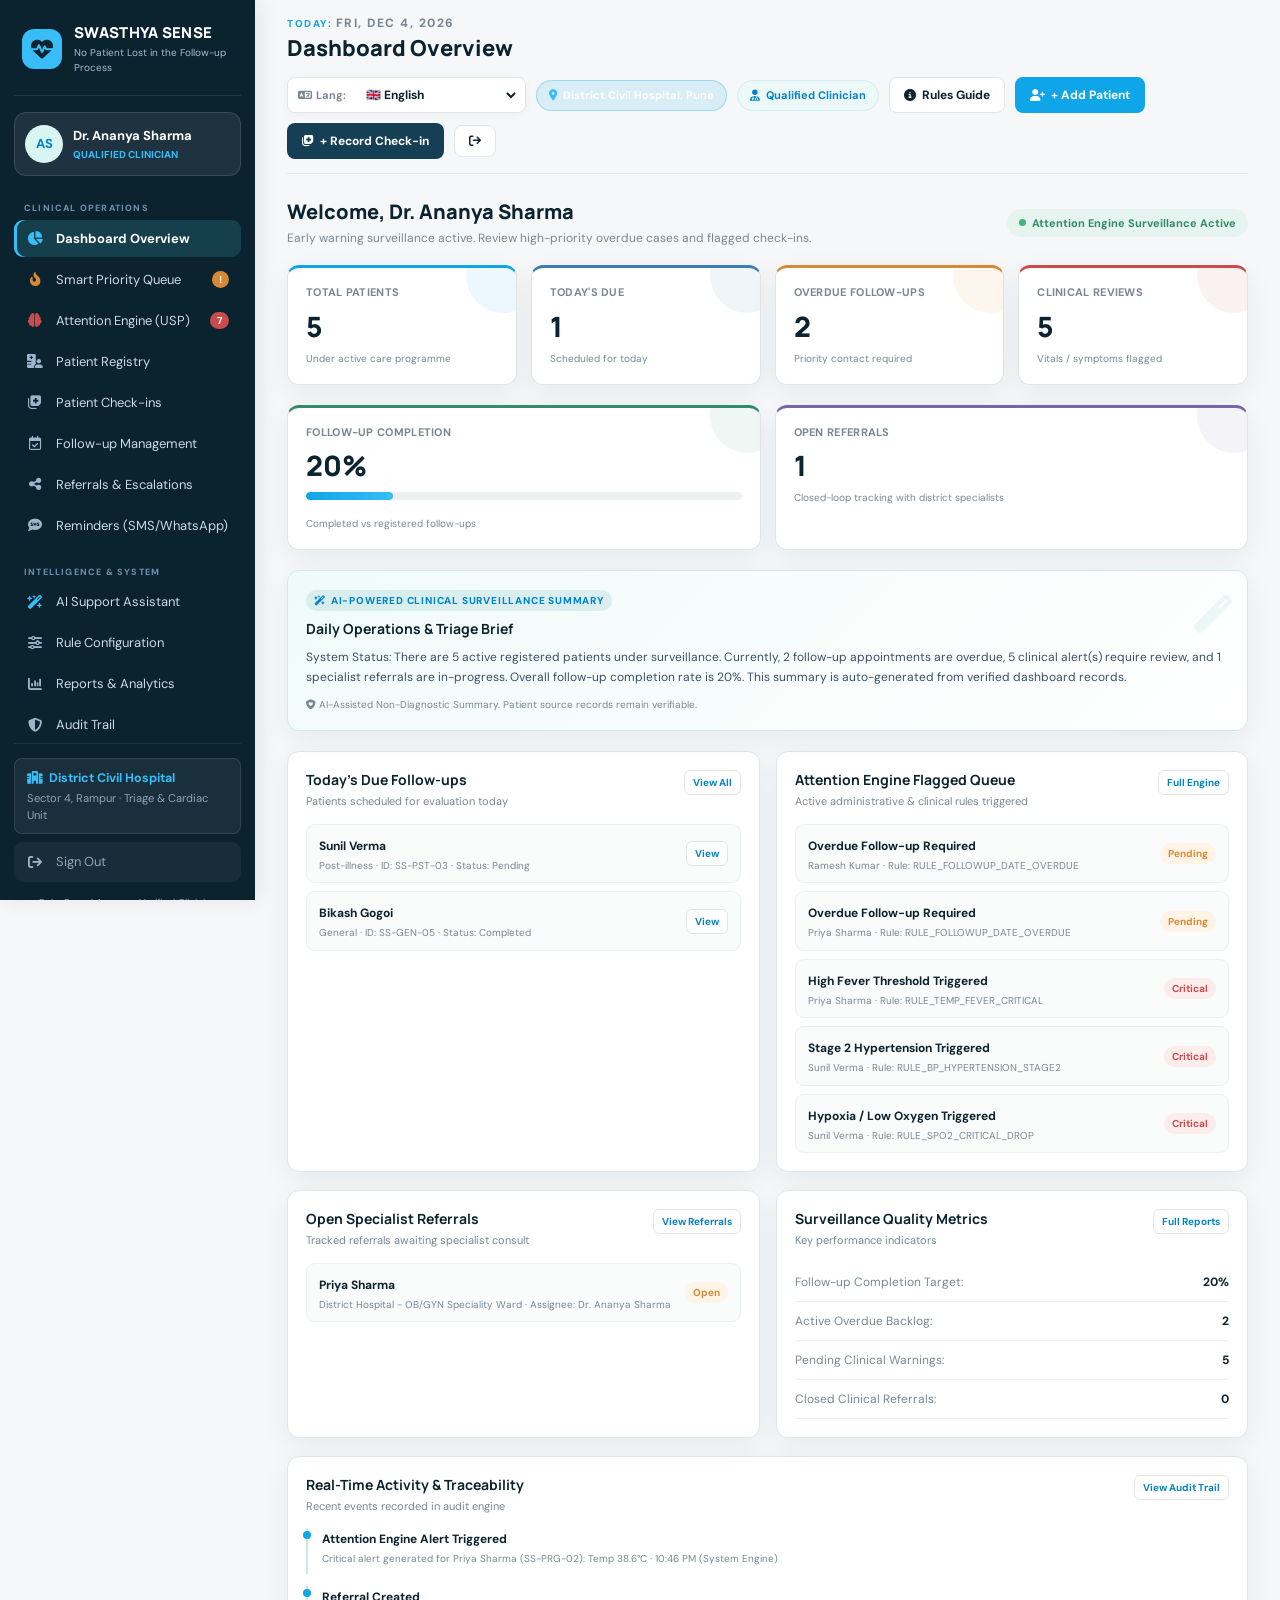
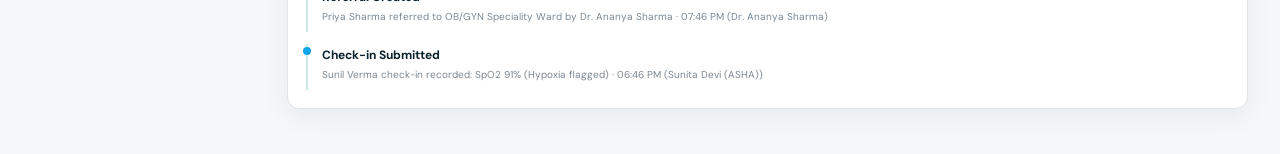
<file: frontend/doctor-dashboard-standalone.html>
<!DOCTYPE html>
<html lang="en">
<head>
    <meta charset="UTF-8">
    <meta name="viewport" content="width=device-width, initial-scale=1.0">
    <title>SWASTHYA SENSE | Doctor & Clinical Care Management</title>

    <style>
@import url('https://fonts.googleapis.com/css2?family=DM+Sans:ital,wght@0,400;0,500;0,600;0,700;1,400&family=Manrope:wght@500;600;700;800&family=Noto+Sans+Bengali:wght@400;500;600;700&family=Noto+Sans+Devanagari:wght@400;500;600;700&display=swap');

:root {
  --navy: #0b222f;
  --navy-dark: #071720;
  --navy-light: #153f55;
  --teal: #0ea5e9;
  --teal-dark: #0284c7;
  --teal-light: #e0f2fe;
  --aqua: #38bdf8;
  --bg: #F5F7F8;
  --white: #ffffff;
  --text: #203247;
  --muted: #7A8792;
  --border: #E2E5E5;
  --border-light: #EDF0F0;
  --red: #C94B4B;
  --red-light: #FDECEC;
  --orange: #D78A35;
  --orange-light: #FFF4E5;
  --green: #328B68;
  --green-light: #E7F6EE;
  --purple: #7964A8;
  --purple-light: #F2EEFA;
  --blue: #3E7CB1;
  --blue-light: #EBF3FA;
  --shadow-sm: 0 2px 8px rgba(16,42,73,0.04);
  --shadow: 0 8px 28px rgba(16,42,73,0.06);
  --shadow-lg: 0 16px 40px rgba(16,42,73,0.1);
  --radius-sm: 6px;
  --radius-md: 10px;
  --radius-lg: 14px;
}

* {
  box-sizing: border-box;
  margin: 0;
  padding: 0;
}

body {
  background: var(--bg);
  color: var(--text);
  font-family: 'DM Sans', 'Noto Sans Devanagari', 'Noto Sans Bengali', Arial, sans-serif;
  font-size: 14px;
  line-height: 1.5;
  -webkit-font-smoothing: antialiased;
}

button, input, select, textarea {
  font-family: inherit;
  font-size: inherit;
}

button {
  cursor: pointer;
  border: none;
  outline: none;
}

a {
  color: var(--teal);
  text-decoration: none;
}
a:hover {
  text-decoration: underline;
}

/* ==========================================================================
   AUTHENTICATION SCREEN STYLES (MATCHES USER DESIGN)
   ========================================================================== */
.auth-page {
  min-height: 100vh;
  background: #f0f4f8;
  display: flex;
  align-items: center;
  justify-content: center;
}

.main-container {
  display: flex;
  width: 100%;
  min-height: 100vh;
  background: var(--white);
}

.left-section {
  flex: 1.1;
  background: linear-gradient(145deg, var(--navy-dark) 0%, var(--navy) 60%, #153e66 100%);
  color: #fff;
  padding: 50px 60px;
  display: flex;
  flex-direction: column;
  justify-content: space-between;
  position: relative;
  overflow: hidden;
}

.left-section::before {
  content: "";
  position: absolute;
  top: -100px;
  right: -100px;
  width: 380px;
  height: 380px;
  border-radius: 50%;
  background: radial-gradient(circle, rgba(66, 201, 198, 0.15) 0%, transparent 70%);
}

.left-section::after {
  content: "";
  position: absolute;
  bottom: -50px;
  left: -50px;
  width: 300px;
  height: 300px;
  border-radius: 50%;
  background: radial-gradient(circle, rgba(33, 143, 148, 0.2) 0%, transparent 70%);
}

.left-section .brand {
  display: flex;
  flex-direction: column;
  gap: 10px;
  z-index: 2;
}

.left-section .brand-logo {
  width: 52px;
  height: 52px;
  border-radius: 14px;
  background: var(--aqua);
  color: var(--navy);
  display: flex;
  align-items: center;
  justify-content: center;
  font-size: 26px;
  box-shadow: 0 8px 20px rgba(66, 201, 198, 0.35);
}

.left-section .brand-name h1 {
  font: 800 28px Manrope, sans-serif;
  letter-spacing: -0.5px;
  color: #ffffff;
  line-height: 1.1;
  margin-top: 5px;
}

.left-section .tagline {
  color: var(--aqua);
  font-size: 13px;
  font-weight: 600;
  letter-spacing: 1px;
  text-transform: uppercase;
  margin-top: 4px;
}

.hero-content {
  margin: 40px 0;
  z-index: 2;
}

.hero-content h2 {
  font: 800 36px Manrope, sans-serif;
  line-height: 1.2;
  margin-bottom: 16px;
  color: #ffffff;
}

.hero-content p#heroDescription {
  font-size: 15px;
  color: #afc7dd;
  line-height: 1.6;
  max-width: 440px;
  margin-bottom: 30px;
}

.benefits {
  display: grid;
  grid-template-columns: 1fr 1fr;
  gap: 16px;
  margin-top: 25px;
}

.benefit {
  display: flex;
  align-items: center;
  gap: 14px;
  background: rgba(255, 255, 255, 0.07);
  border: 1px solid rgba(255, 255, 255, 0.12);
  border-radius: 12px;
  padding: 14px 16px;
  backdrop-filter: blur(8px);
}

.benefit span {
  width: 36px;
  height: 36px;
  border-radius: 10px;
  background: rgba(66, 201, 198, 0.2);
  color: var(--aqua);
  display: flex;
  align-items: center;
  justify-content: center;
  font-size: 16px;
}

.benefit p {
  font-size: 12px;
  font-weight: 600;
  color: #e3edf5;
  line-height: 1.35;
}

.hero-bottom {
  display: flex;
  align-items: center;
  gap: 12px;
  padding-top: 25px;
  border-top: 1px solid rgba(255, 255, 255, 0.12);
  z-index: 2;
}

.hero-bottom i {
  font-size: 22px;
  color: var(--aqua);
}

.hero-bottom h4 {
  font-size: 14px;
  color: #fff;
  font-weight: 700;
}

.hero-bottom p {
  font-size: 12px;
  color: #9cb5cb;
}

.right-section {
  flex: 1.2;
  padding: 40px 60px;
  display: flex;
  flex-direction: column;
  justify-content: center;
  background: var(--white);
  overflow-y: auto;
}

.auth-wrapper {
  max-width: 520px;
  width: 100%;
  margin: 0 auto;
}

.tabs {
  display: flex;
  background: #f1f4f6;
  border-radius: 10px;
  padding: 5px;
  margin-bottom: 24px;
}

.tab {
  flex: 1;
  padding: 10px 14px;
  border-radius: 8px;
  font-weight: 700;
  font-size: 13px;
  color: var(--muted);
  background: transparent;
  display: flex;
  align-items: center;
  justify-content: center;
  gap: 8px;
  transition: all 0.2s ease;
}

.tab.active {
  background: var(--white);
  color: var(--navy);
  box-shadow: 0 3px 10px rgba(0, 0, 0, 0.08);
}

.form-heading {
  margin-bottom: 22px;
}

.form-heading h2 {
  font: 800 24px Manrope, sans-serif;
  color: var(--navy);
  margin-bottom: 6px;
}

.form-heading p {
  color: var(--muted);
  font-size: 13px;
}

.role-selection {
  display: grid;
  grid-template-columns: 1fr 1fr;
  gap: 12px;
  margin-bottom: 20px;
}

.role-card {
  border: 2px solid var(--border);
  border-radius: 12px;
  padding: 14px;
  cursor: pointer;
  position: relative;
  transition: all 0.2s ease;
  background: #fafbfc;
}

.role-card:hover {
  border-color: var(--aqua);
  background: #f4fbfb;
}

.role-card.selected {
  border-color: var(--teal);
  background: #f0faf9;
  box-shadow: 0 4px 14px rgba(33, 143, 148, 0.12);
}

.role-card input[type="radio"] {
  display: none;
}

.role-icon {
  font-size: 20px;
  color: var(--teal);
  margin-bottom: 8px;
}

.radio-circle {
  position: absolute;
  top: 12px;
  right: 12px;
  width: 16px;
  height: 16px;
  border-radius: 50%;
  border: 2px solid #cbd5e1;
}

.role-card.selected .radio-circle {
  border-color: var(--teal);
  background: var(--teal);
  box-shadow: inset 0 0 0 3px #ffffff;
}

.role-card h3 {
  font: 700 13px Manrope, sans-serif;
  color: var(--navy);
  margin-bottom: 4px;
}

.role-card p {
  font-size: 11px;
  color: var(--muted);
  line-height: 1.35;
}

.input-group {
  position: relative;
  margin-bottom: 14px;
}

.input-group i:not(.eye-icon) {
  position: absolute;
  left: 14px;
  top: 50%;
  transform: translateY(-50%);
  color: #94a3b8;
  font-size: 14px;
}

.input-group input,
.input-group select {
  width: 100%;
  padding: 12px 14px 12px 42px;
  border: 1px solid var(--border);
  border-radius: 9px;
  font-size: 13px;
  color: var(--text);
  background: var(--white);
  transition: all 0.2s;
}

.input-group input:focus,
.input-group select:focus {
  border-color: var(--teal);
  outline: none;
  box-shadow: 0 0 0 3px rgba(33, 143, 148, 0.15);
}

.eye-icon {
  position: absolute;
  right: 14px;
  top: 50%;
  transform: translateY(-50%);
  color: #94a3b8;
  cursor: pointer;
  padding: 4px;
}

.verification-note {
  background: #f1f8fc;
  border: 1px solid #d4e8f5;
  color: #27628a;
  padding: 10px 12px;
  border-radius: 8px;
  font-size: 11px;
  display: flex;
  align-items: center;
  gap: 8px;
  margin-bottom: 14px;
}

.terms {
  display: flex;
  align-items: center;
  gap: 10px;
  font-size: 12px;
  color: var(--muted);
  margin-bottom: 18px;
  cursor: pointer;
}

.terms input {
  accent-color: var(--teal);
  width: 16px;
  height: 16px;
}

.submit-btn {
  width: 100%;
  background: var(--teal);
  color: #fff;
  padding: 13px;
  border-radius: 9px;
  font: 700 14px 'DM Sans', sans-serif;
  display: flex;
  align-items: center;
  justify-content: center;
  gap: 8px;
  transition: all 0.2s;
  box-shadow: 0 4px 14px rgba(33, 143, 148, 0.25);
}

.submit-btn:hover {
  background: var(--teal-dark);
  transform: translateY(-1px);
  box-shadow: 0 6px 18px rgba(33, 143, 148, 0.35);
}

.divider {
  display: flex;
  align-items: center;
  text-align: center;
  margin: 18px 0;
}

.divider::before,
.divider::after {
  content: "";
  flex: 1;
  border-bottom: 1px solid var(--border);
}

.divider span {
  padding: 0 12px;
  color: #94a3b8;
  font-size: 11px;
  text-transform: uppercase;
}

.switch-text {
  text-align: center;
  font-size: 13px;
  color: var(--muted);
}

.switch-text a {
  font-weight: 700;
  color: var(--teal);
  margin-left: 4px;
}

.forgot {
  text-align: right;
  margin-bottom: 14px;
}

.forgot a {
  font-size: 12px;
  color: var(--teal);
}

.message {
  font-size: 12px;
  padding: 9px 12px;
  border-radius: 8px;
  margin-bottom: 12px;
  display: none;
}

.message.error {
  display: block;
  background: var(--red-light);
  color: var(--red);
  border: 1px solid #f9c9c9;
}

.message.success {
  display: block;
  background: var(--green-light);
  color: var(--green);
  border: 1px solid #c8ecd7;
}

.demo-logins-box {
  background: #f8fafc;
  border: 1px dashed #cbd5e1;
  border-radius: 10px;
  padding: 12px;
  margin-top: 18px;
}

.demo-logins-box p {
  font-size: 11px;
  font-weight: 700;
  color: var(--navy);
  margin-bottom: 8px;
  display: flex;
  align-items: center;
  gap: 6px;
}

.demo-buttons-grid {
  display: grid;
  grid-template-columns: 1fr 1fr;
  gap: 6px;
}

.demo-btn {
  background: #ffffff;
  border: 1px solid #cbd5e1;
  border-radius: 6px;
  padding: 7px 8px;
  font-size: 11px;
  color: var(--text);
  text-align: left;
  transition: all 0.15s;
  display: flex;
  align-items: center;
  gap: 6px;
}

.demo-btn:hover {
  background: var(--teal-light);
  border-color: var(--teal);
  color: var(--teal-dark);
}

.hidden {
  display: none !important;
}

/* ==========================================================================
   DASHBOARD SHELL & SIDEBAR
   ========================================================================== */
.sidebar {
  width: 255px;
  background: var(--navy);
  color: #fff;
  position: fixed;
  inset: 0 auto 0 0;
  padding: 22px 14px;
  display: flex;
  flex-direction: column;
  z-index: 10;
  overflow-y: auto;
  box-shadow: 4px 0 20px rgba(0, 0, 0, 0.08);
}

.sidebar .brand {
  display: flex;
  align-items: center;
  gap: 12px;
  padding: 0 8px 20px;
  border-bottom: 1px solid rgba(255, 255, 255, 0.1);
  margin-bottom: 16px;
}

.brand-mark {
  width: 40px;
  height: 40px;
  border-radius: 12px;
  background: var(--aqua);
  color: var(--navy);
  display: grid;
  place-items: center;
  font-size: 22px;
  font-weight: 800;
  flex-shrink: 0;
}

.brand strong {
  font: 800 15px Manrope, sans-serif;
  letter-spacing: 0.3px;
  color: #ffffff;
  display: block;
}

.brand small {
  display: block;
  color: #a4bed5;
  font-size: 10px;
  margin-top: 2px;
}

.doctor-mini {
  display: flex;
  align-items: center;
  gap: 10px;
  padding: 12px 10px;
  margin-bottom: 16px;
  background: rgba(255, 255, 255, 0.08);
  border: 1px solid rgba(255, 255, 255, 0.12);
  border-radius: 12px;
}

.avatar {
  height: 38px;
  width: 38px;
  border-radius: 50%;
  background: #d8f5f2;
  color: var(--teal-dark);
  display: grid;
  place-items: center;
  font-weight: 800;
  font-size: 13px;
  flex-shrink: 0;
}

.doctor-mini b {
  font-size: 13px;
  color: #fff;
  display: block;
  white-space: nowrap;
  overflow: hidden;
  text-overflow: ellipsis;
  max-width: 145px;
}

.doctor-mini small {
  display: block;
  color: var(--aqua);
  font-size: 10px;
  font-weight: 700;
  text-transform: uppercase;
  margin-top: 2px;
}

.nav-group-title {
  font-size: 9px;
  font-weight: 800;
  letter-spacing: 1.2px;
  color: #6e8fae;
  text-transform: uppercase;
  padding: 10px 10px 4px;
}

.sidebar nav {
  display: grid;
  gap: 4px;
}

.nav-link {
  border: 0;
  background: transparent;
  color: #cbd8e5;
  text-align: left;
  padding: 10px 12px;
  border-radius: 9px;
  display: flex;
  align-items: center;
  gap: 12px;
  font-size: 13px;
  text-decoration: none;
  width: 100%;
  transition: all 0.15s;
}

.nav-link i.nav-icon {
  font-size: 14px;
  width: 18px;
  text-align: center;
  color: #9cb5cb;
}

.nav-link:hover {
  background: rgba(255, 255, 255, 0.1);
  color: #ffffff;
}

.nav-link:hover i.nav-icon {
  color: var(--aqua);
}

.nav-link.active {
  background: rgba(66, 201, 198, 0.18);
  color: #ffffff;
  font-weight: 700;
  box-shadow: inset 3px 0 var(--aqua);
}

.nav-link.active i.nav-icon {
  color: var(--aqua);
}

.nav-link i.counter {
  font-style: normal;
  margin-left: auto;
  background: var(--orange);
  color: #ffffff;
  border-radius: 12px;
  padding: 2px 7px;
  font-size: 10px;
  font-weight: 700;
}

.nav-link i.counter.red {
  background: var(--red);
}

.sidebar-bottom {
  margin-top: auto;
  padding-top: 14px;
  border-top: 1px solid rgba(255, 255, 255, 0.08);
}

.secure-note {
  color: #8da6bd;
  font-size: 10px;
  padding: 8px 10px;
  line-height: 1.4;
  display: flex;
  align-items: center;
  gap: 6px;
}

/* ==========================================================================
   MAIN LAYOUT & TOPBAR
   ========================================================================== */
.main {
  margin-left: 255px;
  padding: 0 32px 45px;
  max-width: 1800px;
}

.topbar {
  min-height: 84px;
  border-bottom: 1px solid var(--border);
  display: flex;
  align-items: center;
  justify-content: space-between;
  margin-bottom: 24px;
  padding: 14px 0;
  gap: 16px;
  flex-wrap: wrap;
}

.topbar-titles {
  display: flex;
  flex-direction: column;
}

.eyebrow {
  font-size: 10px;
  font-weight: 800;
  letter-spacing: 1.5px;
  color: var(--teal);
  text-transform: uppercase;
  margin-bottom: 3px;
}

.topbar h1 {
  font: 800 22px Manrope, sans-serif;
  margin: 0;
  color: var(--navy);
  line-height: 1.2;
}

.top-actions {
  display: flex;
  align-items: center;
  gap: 10px;
  flex-wrap: wrap;
}

/* 5-LANGUAGE SWITCHER */
.lang-selector-wrapper {
  display: flex;
  align-items: center;
  background: #ffffff;
  border: 1px solid var(--border);
  border-radius: 8px;
  padding: 3px 6px;
  gap: 4px;
  box-shadow: var(--shadow-sm);
}

.lang-selector-wrapper label {
  font-size: 11px;
  font-weight: 700;
  color: var(--muted);
  display: flex;
  align-items: center;
  gap: 4px;
  padding: 0 4px;
}

.lang-select {
  border: none;
  background: transparent;
  font-size: 12px;
  font-weight: 700;
  color: var(--navy);
  padding: 5px 8px;
  outline: none;
  cursor: pointer;
}

/* ROLE SELECTOR PILL */
.role-badge-pill {
  display: flex;
  align-items: center;
  gap: 6px;
  background: #edf8f8;
  border: 1px solid #cdeeed;
  border-radius: 20px;
  padding: 6px 12px;
  font-size: 11px;
  font-weight: 700;
  color: var(--teal-dark);
}

.role-badge-pill select {
  border: none;
  background: transparent;
  font-weight: 700;
  color: var(--teal-dark);
  font-size: 11px;
  outline: none;
  cursor: pointer;
}

.today {
  font-size: 12px;
  color: var(--muted);
  white-space: nowrap;
}

/* BUTTONS */
.btn {
  border: 1px solid transparent;
  border-radius: 8px;
  padding: 9px 14px;
  font-weight: 700;
  font-size: 12px;
  display: inline-flex;
  align-items: center;
  gap: 6px;
  transition: all 0.18s;
  white-space: nowrap;
}

.btn-primary {
  background: var(--teal);
  color: #fff;
}
.btn-primary:hover {
  background: var(--teal-dark);
  transform: translateY(-1px);
}

.btn-outline {
  background: #fff;
  border-color: var(--border);
  color: var(--navy);
}
.btn-outline:hover {
  border-color: var(--teal);
  color: var(--teal);
}

.btn-danger {
  background: var(--red);
  color: #fff;
}
.btn-danger:hover {
  background: #aa3737;
}

.text-btn {
  background: none;
  border: 0;
  color: var(--teal);
  font-size: 12px;
  font-weight: 700;
}
.text-btn:hover {
  text-decoration: underline;
}

/* SECTIONS */
.section {
  display: none;
  animation: fadeIn 0.2s ease-in-out;
}
.section.active {
  display: block;
}

@keyframes fadeIn {
  from { opacity: 0; transform: translateY(4px); }
  to { opacity: 1; transform: translateY(0); }
}

.welcome-row,
.section-heading {
  display: flex;
  align-items: center;
  justify-content: space-between;
  margin-bottom: 18px;
  gap: 12px;
  flex-wrap: wrap;
}

.welcome-row h2,
.section-heading h2 {
  font: 800 20px Manrope, sans-serif;
  color: var(--navy);
  margin: 0 0 4px;
}

.welcome-row p,
.section-heading p {
  color: var(--muted);
  margin: 0;
  font-size: 12px;
}

.live-pill {
  background: #e5f4ee;
  color: var(--green);
  padding: 6px 12px;
  border-radius: 20px;
  font-size: 11px;
  font-weight: 700;
  white-space: nowrap;
  display: flex;
  align-items: center;
  gap: 6px;
}

.live-pill i {
  display: inline-block;
  width: 7px;
  height: 7px;
  background: #45b37c;
  border-radius: 50%;
  animation: pulse 1.8s infinite;
}

@keyframes pulse {
  0% { transform: scale(0.95); opacity: 0.8; }
  50% { transform: scale(1.3); opacity: 1; }
  100% { transform: scale(0.95); opacity: 0.8; }
}

/* ==========================================================================
   STATISTICS & KPI CARDS
   ========================================================================== */
.stat-grid {
  display: grid;
  grid-template-columns: repeat(4, minmax(0, 1fr));
  gap: 14px;
  margin-bottom: 20px;
}

.stat-card {
  background: #fff;
  border: 1px solid var(--border);
  border-radius: 12px;
  padding: 16px 18px;
  box-shadow: var(--shadow);
  min-height: 110px;
  position: relative;
  overflow: hidden;
  transition: all 0.2s;
}

.stat-card:hover {
  transform: translateY(-2px);
  box-shadow: var(--shadow-lg);
}

.stat-card::after {
  content: "";
  position: absolute;
  width: 75px;
  height: 75px;
  border-radius: 50%;
  right: -25px;
  top: -30px;
  background: currentColor;
  opacity: 0.08;
}

.stat-card span {
  display: block;
  font-size: 11px;
  color: var(--muted);
  font-weight: 700;
  text-transform: uppercase;
  letter-spacing: 0.3px;
}

.stat-card strong {
  display: block;
  font: 800 28px Manrope, sans-serif;
  margin: 6px 0 2px;
  color: var(--navy);
}

.stat-card small {
  font-size: 10px;
  color: var(--muted);
}

.stat-card.navy { border-top: 3px solid var(--navy); color: var(--navy); }
.stat-card.teal { border-top: 3px solid var(--teal); color: var(--teal); }
.stat-card.blue { border-top: 3px solid var(--blue); color: var(--blue); }
.stat-card.orange { border-top: 3px solid var(--orange); color: var(--orange); }
.stat-card.red { border-top: 3px solid var(--red); color: var(--red); }
.stat-card.green { border-top: 3px solid var(--green); color: var(--green); }
.stat-card.purple { border-top: 3px solid var(--purple); color: var(--purple); }

/* ==========================================================================
   FILTERS & TOOLBARS
   ========================================================================== */
.filter-bar,
.toolbar {
  display: flex;
  gap: 10px;
  align-items: flex-end;
  background: #fff;
  padding: 12px 16px;
  border: 1px solid var(--border);
  border-radius: 10px;
  margin-bottom: 18px;
  flex-wrap: wrap;
}

.filter-bar > div,
.toolbar > div {
  display: grid;
  gap: 4px;
  min-width: 160px;
}

.filter-bar label,
.toolbar label {
  font-size: 10px;
  color: var(--muted);
  font-weight: 700;
  text-transform: uppercase;
}

.filter-bar select,
.toolbar select,
.toolbar input {
  border: 1px solid var(--border);
  border-radius: 7px;
  background: #fff;
  padding: 8px 10px;
  color: var(--text);
  font-size: 12px;
  min-width: 150px;
  outline: none;
  transition: border-color 0.15s;
}

.toolbar input {
  flex: 1;
  min-width: 220px;
}

.filter-bar select:focus,
.toolbar select:focus,
.toolbar input:focus,
textarea:focus,
input:focus,
select:focus {
  border-color: var(--teal);
  outline: 2px solid rgba(33, 143, 148, 0.15);
}

/* ==========================================================================
   PANELS & GRIDS
   ========================================================================== */
.grid-two {
  display: grid;
  grid-template-columns: 1fr 1fr;
  gap: 16px;
  margin-bottom: 18px;
}

.grid-three {
  display: grid;
  grid-template-columns: 1fr 1fr 1fr;
  gap: 16px;
  margin-bottom: 18px;
}

.panel {
  background: #fff;
  border: 1px solid var(--border);
  border-radius: 12px;
  padding: 18px;
  box-shadow: var(--shadow);
  min-width: 0;
}

.panel h3 {
  font: 700 14px Manrope, sans-serif;
  color: var(--navy);
  margin: 0 0 4px;
}

.panel-head {
  display: flex;
  align-items: flex-start;
  justify-content: space-between;
  margin-bottom: 14px;
  gap: 10px;
}

.panel-head p {
  font-size: 11px;
  color: var(--muted);
  margin: 0;
}

/* LISTS */
.stack-list {
  display: grid;
  gap: 8px;
}

.list-item {
  border: 1px solid var(--border-light);
  background: #fafbfb;
  border-radius: 9px;
  padding: 10px 12px;
  display: flex;
  justify-content: space-between;
  gap: 12px;
  align-items: center;
  transition: all 0.15s;
}

.list-item:hover {
  background: #f3f8f8;
  border-color: #d1e7e5;
}

.list-item b {
  font-size: 12px;
  color: var(--navy);
}

.list-item small {
  display: block;
  color: var(--muted);
  font-size: 10px;
  margin-top: 3px;
  line-height: 1.35;
}

.empty-state {
  color: #9aa4aa;
  font-size: 12px;
  padding: 16px 0;
  text-align: center;
}

/* BADGES */
.badge {
  display: inline-flex;
  align-items: center;
  padding: 3px 8px;
  border-radius: 20px;
  font-size: 10px;
  font-weight: 700;
  white-space: nowrap;
}

.badge.pending,
.badge.open,
.badge.scheduled {
  background: var(--orange-light);
  color: var(--orange);
}

.badge.completed,
.badge.closed,
.badge.resolved,
.badge.green {
  background: var(--green-light);
  color: var(--green);
}

.badge.missed,
.badge.critical,
.badge.red {
  background: var(--red-light);
  color: var(--red);
}

.badge.review,
.badge.in-progress,
.badge.blue {
  background: var(--blue-light);
  color: var(--blue);
}

.badge.inactive {
  background: #eff0f0;
  color: #78838a;
}

/* TIMELINE */
.timeline {
  display: grid;
  gap: 12px;
}

.timeline-item {
  border-left: 2px solid #cce8e5;
  padding: 0 0 8px 14px;
  position: relative;
}

.timeline-item::before {
  content: "";
  position: absolute;
  width: 8px;
  height: 8px;
  border-radius: 50%;
  background: var(--teal);
  left: -5px;
  top: 3px;
}

.timeline-item b {
  font-size: 12px;
  color: var(--navy);
}

.timeline-item small {
  display: block;
  color: var(--muted);
  font-size: 10px;
  margin-top: 3px;
  line-height: 1.4;
}

/* METRICS */
.metric-row {
  display: flex;
  justify-content: space-between;
  gap: 15px;
  padding: 10px 0;
  border-bottom: 1px solid var(--border-light);
  font-size: 12px;
}

.metric-row span {
  color: var(--muted);
}

.metric-row b {
  color: var(--navy);
}

.progress {
  height: 8px;
  border-radius: 20px;
  background: #edf1ef;
  overflow: hidden;
  margin: 8px 0 12px;
}

.progress i {
  display: block;
  height: 100%;
  width: 0;
  background: linear-gradient(90deg, var(--teal), var(--aqua));
  border-radius: 20px;
  transition: width 0.3s ease;
}

/* AI PANEL */
.ai-panel {
  background: linear-gradient(135deg, #f0fbf9 0%, #ffffff 100%);
  border: 1px solid #cdece8;
  position: relative;
  overflow: hidden;
}

.ai-panel::before {
  content: "\f0d0";
  font-family: "Font Awesome 6 Free";
  font-weight: 900;
  position: absolute;
  right: 15px;
  top: 15px;
  font-size: 38px;
  color: rgba(33, 143, 148, 0.08);
}

.ai-tag {
  display: inline-flex;
  align-items: center;
  gap: 5px;
  font-size: 10px;
  color: var(--teal-dark);
  font-weight: 800;
  letter-spacing: 0.8px;
  background: rgba(33, 143, 148, 0.12);
  padding: 3px 8px;
  border-radius: 20px;
}

.ai-panel h3 {
  margin-top: 8px;
}

.ai-panel > p {
  font-size: 12px;
  line-height: 1.65;
  color: #3b5065;
  margin: 10px 0;
}

.ai-panel > small {
  font-size: 10px;
  color: var(--muted);
  display: block;
}

/* ==========================================================================
   TABLES
   ========================================================================== */
.table-wrap {
  background: #fff;
  border: 1px solid var(--border);
  border-radius: 11px;
  overflow-x: auto;
  box-shadow: var(--shadow);
  margin-bottom: 20px;
}

table {
  border-collapse: collapse;
  width: 100%;
  min-width: 750px;
}

th {
  text-align: left;
  background: #f8faf9;
  color: #697880;
  font-size: 10px;
  letter-spacing: 0.5px;
  text-transform: uppercase;
  padding: 12px 14px;
  font-weight: 700;
  border-bottom: 1px solid var(--border);
}

td {
  padding: 12px 14px;
  border-top: 1px solid var(--border-light);
  font-size: 12px;
  color: #3f5164;
  vertical-align: middle;
}

td strong {
  color: var(--navy);
  font-size: 12px;
  display: block;
}

td small {
  display: block;
  color: var(--muted);
  font-size: 10px;
  margin-top: 3px;
}

/* ACTIONS IN TABLES */
.actions {
  display: flex;
  gap: 5px;
  flex-wrap: wrap;
}

.mini-btn {
  border: 1px solid var(--border);
  background: #fff;
  border-radius: 6px;
  padding: 5px 8px;
  font-size: 10px;
  color: var(--teal-dark);
  font-weight: 700;
  transition: all 0.15s;
  display: inline-flex;
  align-items: center;
  gap: 4px;
}

.mini-btn:hover {
  background: #edf8f6;
  border-color: var(--teal);
  transform: translateY(-1px);
}

.mini-btn.danger {
  color: var(--red);
}
.mini-btn.danger:hover {
  background: var(--red-light);
  border-color: var(--red);
}

/* NOTICES & ALERTS */
.notice {
  background: #edf6f6;
  border: 1px solid #d1e8e6;
  color: #2e6063;
  padding: 12px 14px;
  border-radius: 9px;
  font-size: 11px;
  margin-bottom: 16px;
  display: flex;
  align-items: center;
  gap: 10px;
}

.notice.warning {
  background: var(--orange-light);
  border-color: #f7d2a3;
  color: #925816;
}

/* ==========================================================================
   ATTENTION ENGINE (PRIMARY USP) & ALERT CARDS
   ========================================================================== */
.alert-grid {
  display: grid;
  grid-template-columns: repeat(2, minmax(0, 1fr));
  gap: 14px;
}

.alert-card {
  background: #fff;
  border: 1px solid var(--border);
  border-left: 5px solid var(--orange);
  border-radius: 10px;
  padding: 16px;
  box-shadow: var(--shadow);
  position: relative;
  transition: all 0.2s;
}

.alert-card:hover {
  box-shadow: var(--shadow-lg);
  transform: translateY(-2px);
}

.alert-card.clinical {
  border-left-color: var(--red);
}

.alert-card h3 {
  font: 700 14px Manrope, sans-serif;
  color: var(--navy);
  margin: 0 0 6px;
  display: flex;
  align-items: center;
  justify-content: space-between;
}

.alert-badge-type {
  font-size: 9px;
  font-weight: 800;
  text-transform: uppercase;
  padding: 3px 8px;
  border-radius: 12px;
  background: var(--orange-light);
  color: var(--orange);
}

.alert-card.clinical .alert-badge-type {
  background: var(--red-light);
  color: var(--red);
}

.alert-meta {
  font-size: 10px;
  color: var(--muted);
  margin: 6px 0 10px;
  display: flex;
  gap: 10px;
  flex-wrap: wrap;
}

.alert-meta span {
  display: inline-flex;
  align-items: center;
  gap: 4px;
}

.alert-explanation {
  background: #f8fafc;
  border: 1px solid #e2e8f0;
  border-radius: 7px;
  padding: 10px;
  margin: 8px 0;
  font-size: 11px;
  color: #475569;
  line-height: 1.5;
}

.alert-explanation b {
  color: var(--navy);
  display: block;
  margin-bottom: 3px;
}

.alert-actions {
  display: flex;
  gap: 6px;
  flex-wrap: wrap;
  margin-top: 12px;
  padding-top: 10px;
  border-top: 1px solid var(--border-light);
}

/* ==========================================================================
   SMART PRIORITY QUEUE
   ========================================================================== */
#priority .section-heading {
  align-items: center;
}

.priority-days {
  color: var(--red);
  font-weight: 800;
  font-size: 13px;
  display: inline-flex;
  align-items: center;
  gap: 4px;
}

.priority-reviewed {
  background: #e4f4ec;
  color: #287a57;
}

.priority-open {
  background: #fff2df;
  color: #a96a1e;
}

.priority-empty {
  text-align: center;
  padding: 35px !important;
  color: var(--muted);
  font-size: 12px;
}

/* ==========================================================================
   AI ASSISTANT WORKBENCH (MODULE I)
   ========================================================================== */
.ai-tools-grid {
  display: grid;
  grid-template-columns: repeat(2, 1fr);
  gap: 16px;
  margin-bottom: 20px;
}

.ai-tool-card {
  background: #fff;
  border: 1px solid var(--border);
  border-radius: 12px;
  padding: 18px;
  box-shadow: var(--shadow);
}

.ai-tool-card h4 {
  font: 700 14px Manrope, sans-serif;
  color: var(--navy);
  margin-bottom: 4px;
  display: flex;
  align-items: center;
  gap: 8px;
}

.ai-tool-card p {
  font-size: 11px;
  color: var(--muted);
  margin-bottom: 12px;
}

.ai-output-box {
  background: #f8fafc;
  border: 1px solid #d9e4ec;
  border-radius: 8px;
  padding: 12px;
  font-size: 12px;
  color: #293847;
  line-height: 1.6;
  margin-top: 10px;
  min-height: 80px;
  white-space: pre-line;
}

/* ==========================================================================
   SIMULATED PHONE MOCKUP (MODULE K)
   ========================================================================== */
.phone-mockup-wrap {
  display: flex;
  justify-content: center;
  align-items: center;
  padding: 15px;
}

.phone-mockup {
  width: 320px;
  background: #111b21;
  border-radius: 32px;
  border: 8px solid #202c33;
  box-shadow: 0 15px 40px rgba(0, 0, 0, 0.25);
  overflow: hidden;
  color: #e9edef;
  font-family: inherit;
}

.phone-header {
  background: #202c33;
  padding: 10px 14px;
  display: flex;
  align-items: center;
  gap: 10px;
  font-size: 12px;
}

.phone-header .contact-avatar {
  width: 30px;
  height: 30px;
  border-radius: 50%;
  background: var(--teal);
  color: #fff;
  display: grid;
  place-items: center;
  font-weight: 700;
  font-size: 12px;
}

.phone-screen {
  background: #0b141a;
  min-height: 340px;
  padding: 14px;
  display: flex;
  flex-direction: column;
  gap: 12px;
}

.msg-bubble {
  max-width: 85%;
  padding: 8px 12px;
  border-radius: 8px;
  font-size: 11px;
  line-height: 1.4;
  position: relative;
}

.msg-bubble.outgoing {
  background: #005c4b;
  color: #e9edef;
  align-self: flex-end;
  border-bottom-right-radius: 2px;
}

.msg-bubble.incoming {
  background: #202c33;
  color: #e9edef;
  align-self: flex-start;
  border-bottom-left-radius: 2px;
}

.msg-time {
  display: block;
  font-size: 9px;
  color: #8696a0;
  text-align: right;
  margin-top: 4px;
}

/* ==========================================================================
   REPORTS & CHARTS
   ========================================================================== */
.compact-stats {
  grid-template-columns: repeat(4, 1fr);
}

.bar-chart {
  display: grid;
  gap: 12px;
  margin-top: 16px;
}

.bar-line {
  display: grid;
  grid-template-columns: 90px 1fr 30px;
  gap: 10px;
  align-items: center;
  font-size: 11px;
  color: var(--muted);
}

.bar-track {
  height: 9px;
  background: #edf1ef;
  border-radius: 20px;
  overflow: hidden;
}

.bar-track i {
  height: 100%;
  display: block;
  background: var(--teal);
  border-radius: 20px;
}

.trend-chart {
  height: 130px;
  display: flex;
  align-items: flex-end;
  gap: 12px;
  padding: 15px 5px 0;
  border-bottom: 1px solid var(--border);
}

.trend-col {
  flex: 1;
  display: grid;
  justify-items: center;
  gap: 6px;
  height: 100%;
  align-content: end;
}

.trend-col i {
  width: min(34px, 70%);
  background: linear-gradient(180deg, var(--aqua), var(--teal));
  border-radius: 5px 5px 0 0;
  min-height: 3px;
  transition: height 0.4s ease;
}

.trend-col small {
  font-size: 9px;
  color: var(--muted);
}

/* ==========================================================================
   MODAL
   ========================================================================== */
.modal-backdrop {
  display: none;
  position: fixed;
  inset: 0;
  background: rgba(12, 32, 59, 0.55);
  backdrop-filter: blur(4px);
  z-index: 50;
  align-items: center;
  justify-content: center;
  padding: 18px;
}

.modal-backdrop.show {
  display: flex;
}

.modal {
  background: #fff;
  border-radius: 14px;
  width: min(660px, 100%);
  max-height: 90vh;
  overflow-y: auto;
  padding: 24px;
  box-shadow: 0 20px 70px rgba(11, 33, 59, 0.35);
  animation: modalPop 0.2s cubic-bezier(0.16, 1, 0.3, 1);
}

@keyframes modalPop {
  from { opacity: 0; transform: scale(0.96); }
  to { opacity: 1; transform: scale(1); }
}

.modal-head {
  display: flex;
  justify-content: space-between;
  align-items: flex-start;
  margin-bottom: 20px;
  border-bottom: 1px solid var(--border-light);
  padding-bottom: 12px;
}

.modal-head h2 {
  font: 800 20px Manrope, sans-serif;
  color: var(--navy);
  margin: 0;
}

.icon-btn {
  border: 0;
  background: #f1f4f3;
  border-radius: 50%;
  height: 32px;
  width: 32px;
  font-size: 16px;
  color: #52616b;
  display: grid;
  place-items: center;
  transition: all 0.15s;
}

.icon-btn:hover {
  background: #e2e8e7;
  color: var(--navy);
}

.form-grid {
  display: grid;
  grid-template-columns: 1fr 1fr;
  gap: 14px;
}

.field {
  display: grid;
  gap: 5px;
}

.field.full {
  grid-column: 1 / -1;
}

.field label {
  font-size: 11px;
  font-weight: 700;
  color: #536575;
}

.field input,
.field select,
.field textarea {
  width: 100%;
  border: 1px solid var(--border);
  border-radius: 7px;
  padding: 9px 10px;
  font-size: 12px;
  color: var(--text);
  background: #fff;
}

.field textarea {
  min-height: 75px;
  resize: vertical;
}

.form-actions {
  display: flex;
  justify-content: flex-end;
  gap: 8px;
  margin-top: 20px;
  padding-top: 14px;
  border-top: 1px solid var(--border-light);
}

.checkline {
  display: flex;
  align-items: center;
  gap: 8px;
  font-size: 11px;
  color: #52616b;
  cursor: pointer;
}

.preview-box {
  background: #f3f8f7;
  border: 1px solid #d9ece9;
  padding: 14px;
  border-radius: 8px;
  font-size: 12px;
  line-height: 1.6;
  color: #3b5167;
}

/* ==========================================================================
   TOAST NOTIFICATION
   ========================================================================== */
.toast {
  position: fixed;
  bottom: 24px;
  right: 24px;
  background: var(--navy);
  color: #fff;
  padding: 12px 18px;
  border-radius: 8px;
  box-shadow: 0 10px 25px rgba(0, 0, 0, 0.2);
  font-size: 12px;
  font-weight: 600;
  opacity: 0;
  transform: translateY(10px);
  pointer-events: none;
  transition: all 0.22s ease-out;
  z-index: 100;
  display: flex;
  align-items: center;
  gap: 8px;
}

.toast.show {
  opacity: 1;
  transform: translateY(0);
}

/* ==========================================================================
   RESPONSIVENESS (TABLETS & PHONES)
   ========================================================================== */
@media (max-width: 1180px) {
  .sidebar { width: 220px; }
  .main { margin-left: 220px; padding: 0 20px 35px; }
  .stat-grid { grid-template-columns: repeat(2, 1fr); }
  .grid-two { grid-template-columns: 1fr; }
  .alert-grid { grid-template-columns: 1fr; }
  .ai-tools-grid { grid-template-columns: 1fr; }
}

@media (max-width: 860px) {
  .main-container { flex-direction: column; }
  .left-section { padding: 35px 25px; }
  .right-section { padding: 35px 20px; }
  
  .sidebar {
    width: 65px;
    padding: 16px 8px;
  }
  .sidebar .brand strong,
  .sidebar .brand small,
  .doctor-mini > div:last-child,
  .nav-link span,
  .nav-group-title,
  .secure-note {
    display: none;
  }
  .brand-mark { width: 42px; }
  .doctor-mini { padding: 7px 5px; justify-content: center; }
  .nav-link { justify-content: center; padding: 12px 5px; }
  .nav-link i.counter { display: none; }
  .main { margin-left: 65px; padding: 0 14px 30px; }
  .topbar { min-height: 70px; gap: 10px; }
  .today, .top-actions .btn-outline { display: none; }
  .topbar h1 { font-size: 18px; }
  .stat-grid { grid-template-columns: 1fr; }
  .form-grid { grid-template-columns: 1fr; }
  .field.full { grid-column: auto; }
}

/* ==========================================================================
   EMERGENCY AI HEALTH CHATBOT (MULTILINGUAL TRIAGE WIDGET)
   ========================================================================== */
.emergency-chatbot-pill-btn {
  position: fixed;
  bottom: 24px;
  right: 24px;
  background: linear-gradient(135deg, #0ea5e9, #0284c7);
  color: #ffffff;
  padding: 12px 20px;
  border-radius: 30px;
  font-weight: 700;
  font-size: 0.88rem;
  box-shadow: 0 8px 24px rgba(14, 165, 233, 0.45);
  display: flex;
  align-items: center;
  gap: 10px;
  cursor: pointer;
  z-index: 999;
  border: 1px solid rgba(255, 255, 255, 0.25);
  transition: all 0.3s cubic-bezier(0.16, 1, 0.3, 1);
}
.emergency-chatbot-pill-btn:hover {
  transform: translateY(-3px) scale(1.02);
  box-shadow: 0 12px 30px rgba(14, 165, 233, 0.6);
}
.bot-beacon-ring {
  width: 10px;
  height: 10px;
  border-radius: 50%;
  background: #10b981;
  box-shadow: 0 0 0 0 rgba(16, 185, 129, 0.7);
  animation: pulseBeacon 1.8s infinite;
}
@keyframes pulseBeacon {
  0% { box-shadow: 0 0 0 0 rgba(16, 185, 129, 0.7); }
  70% { box-shadow: 0 0 0 10px rgba(16, 185, 129, 0); }
  100% { box-shadow: 0 0 0 0 rgba(16, 185, 129, 0); }
}

.emergency-chatbot-window {
  position: fixed;
  bottom: 84px;
  right: 24px;
  width: 390px;
  max-width: calc(100vw - 32px);
  height: 540px;
  max-height: calc(100vh - 120px);
  background: #0b222f;
  border: 1px solid rgba(255, 255, 255, 0.15);
  border-radius: 20px;
  box-shadow: 0 20px 50px rgba(0, 0, 0, 0.5);
  display: none;
  flex-direction: column;
  z-index: 1000;
  overflow: hidden;
  backdrop-filter: blur(16px);
  animation: slideUpChat 0.25s ease-out;
}
.emergency-chatbot-window.open {
  display: flex;
}
@keyframes slideUpChat {
  from { opacity: 0; transform: translateY(20px) scale(0.96); }
  to { opacity: 1; transform: translateY(0) scale(1); }
}

.chat-win-header {
  background: linear-gradient(135deg, #0f2d3e, #071922);
  padding: 14px 16px;
  border-bottom: 1px solid rgba(255, 255, 255, 0.1);
  display: flex;
  justify-content: space-between;
  align-items: center;
}
.chat-win-title {
  font-size: 0.9rem;
  font-weight: 700;
  color: #ffffff;
  display: flex;
  align-items: center;
  gap: 8px;
}
.chat-win-sub {
  font-size: 0.7rem;
  color: #38bdf8;
  margin-top: 2px;
}
.chat-win-close {
  background: transparent;
  border: none;
  color: #94a3b8;
  font-size: 1.3rem;
  cursor: pointer;
  line-height: 1;
}
.chat-win-close:hover { color: #fff; }

.chat-win-body {
  flex: 1;
  padding: 14px;
  overflow-y: auto;
  display: flex;
  flex-direction: column;
  gap: 12px;
  background: #071720;
}
.chat-bubble {
  max-width: 86%;
  padding: 10px 14px;
  border-radius: 14px;
  font-size: 0.82rem;
  line-height: 1.45;
}
.chat-bubble.bot {
  align-self: flex-start;
  background: #0f2d3e;
  color: #e2e8f0;
  border-bottom-left-radius: 4px;
  border: 1px solid rgba(255, 255, 255, 0.08);
}
.chat-bubble.user {
  align-self: flex-end;
  background: linear-gradient(135deg, #0ea5e9, #0284c7);
  color: #ffffff;
  border-bottom-right-radius: 4px;
}
.chat-bubble.alert {
  align-self: flex-start;
  background: #450a0a;
  border: 1px solid #ef4444;
  color: #fecaca;
  border-radius: 10px;
  width: 100%;
  max-width: 100%;
}

.chat-quick-chips {
  padding: 8px 12px;
  background: #0b222f;
  border-top: 1px solid rgba(255, 255, 255, 0.08);
  display: flex;
  gap: 6px;
  overflow-x: auto;
  white-space: nowrap;
}
.chat-quick-chips::-webkit-scrollbar { height: 3px; }
.chat-quick-chips::-webkit-scrollbar-thumb { background: rgba(255,255,255,0.2); }
.chat-chip {
  background: rgba(255, 255, 255, 0.06);
  border: 1px solid rgba(255, 255, 255, 0.12);
  color: #cbd5e1;
  font-size: 0.72rem;
  padding: 5px 10px;
  border-radius: 14px;
  cursor: pointer;
  transition: all 0.2s;
  flex-shrink: 0;
}
.chat-chip:hover {
  background: rgba(14, 165, 233, 0.2);
  border-color: #0ea5e9;
  color: #ffffff;
}

.chat-win-footer {
  padding: 10px 12px;
  background: #0f2d3e;
  border-top: 1px solid rgba(255, 255, 255, 0.1);
  display: flex;
  gap: 8px;
  align-items: center;
}
.chat-win-footer input {
  flex: 1;
  background: rgba(255, 255, 255, 0.06);
  border: 1px solid rgba(255, 255, 255, 0.15);
  border-radius: 20px;
  padding: 9px 14px;
  color: #ffffff;
  font-size: 0.82rem;
  outline: none;
}
.chat-win-footer input:focus {
  border-color: #0ea5e9;
  box-shadow: 0 0 0 2px rgba(14, 165, 233, 0.2);
}
.chat-send-btn {
  width: 36px;
  height: 36px;
  border-radius: 50%;
  background: #0ea5e9;
  color: #ffffff;
  border: none;
  display: flex;
  align-items: center;
  justify-content: center;
  cursor: pointer;
  flex-shrink: 0;
  transition: all 0.2s;
}
.chat-send-btn:hover {
  background: #38bdf8;
  transform: scale(1.05);
}

</style>

    <link rel="preconnect" href="https://fonts.googleapis.com">
    <link rel="preconnect" href="https://fonts.gstatic.com" crossorigin>
    <link href="https://fonts.googleapis.com/css2?family=DM+Sans:ital,wght@0,400;0,500;0,600;0,700;1,400&family=Manrope:wght@500;600;700;800&family=Noto+Sans+Bengali:wght@400;500;600;700&family=Noto+Sans+Devanagari:wght@400;500;600;700&display=swap" rel="stylesheet">

    <link rel="stylesheet" href="https://cdnjs.cloudflare.com/ajax/libs/font-awesome/6.5.2/css/all.min.css">
</head>

<body>

<!-- ==========================================================================
     SIDEBAR NAVIGATION
     ========================================================================== -->
<aside class="sidebar">

    <div class="brand">
        <div class="brand-mark">
            <i class="fa-solid fa-heart-pulse"></i>
        </div>
        <div>
            <strong>SWASTHYA SENSE</strong>
            <small id="brandTagline">No Patient Lost in Follow-up</small>
        </div>
    </div>

    <!-- Active Doctor Mini Profile -->
    <div class="doctor-mini">
        <div class="avatar" id="sidebarInitials">DOC</div>
        <div style="min-width:0;">
            <b id="sidebarDoctorName">Dr. Ananya Sharma</b>
            <small id="sidebarDoctorRole">Qualified Clinician</small>
        </div>
    </div>

    <!-- Navigation Menu -->
    <div class="nav-group-title">Clinical Operations</div>
    <nav>
        <button class="nav-link active" data-target="dashboard">
            <i class="fa-solid fa-chart-pie nav-icon"></i>
            <span data-i18n="nav_dashboard">Dashboard Overview</span>
        </button>

        <button class="nav-link" data-target="priority">
            <i class="fa-solid fa-fire-flame-curved nav-icon" style="color:var(--orange);"></i>
            <span data-i18n="nav_priority">Smart Priority Queue</span>
            <i class="counter" id="priorityNavBadge">!</i>
        </button>

        <button class="nav-link" data-target="attention">
            <i class="fa-solid fa-brain nav-icon" style="color:var(--red);"></i>
            <span data-i18n="nav_attention">Attention Engine (USP)</span>
            <i class="counter red" id="navAlertCount">0</i>
        </button>

        <button class="nav-link" data-target="patients">
            <i class="fa-solid fa-hospital-user nav-icon"></i>
            <span data-i18n="nav_patients">Patient Registry</span>
        </button>

        <button class="nav-link" data-target="checkins">
            <i class="fa-solid fa-notes-medical nav-icon"></i>
            <span data-i18n="nav_checkins">Patient Check-ins</span>
        </button>

        <button class="nav-link" data-target="followups">
            <i class="fa-regular fa-calendar-check nav-icon"></i>
            <span data-i18n="nav_followups">Follow-up Management</span>
        </button>

        <button class="nav-link" data-target="referrals">
            <i class="fa-solid fa-share-nodes nav-icon"></i>
            <span data-i18n="nav_referrals">Referrals & Escalations</span>
        </button>

        <button class="nav-link" data-target="reminders">
            <i class="fa-solid fa-comment-sms nav-icon"></i>
            <span data-i18n="nav_reminders">Reminders (SMS/WhatsApp)</span>
        </button>
    </nav>

    <div class="nav-group-title" style="margin-top:12px;">Intelligence & System</div>
    <nav>
        <button class="nav-link" data-target="ai-assistant">
            <i class="fa-solid fa-wand-magic-sparkles nav-icon" style="color:var(--aqua);"></i>
            <span data-i18n="nav_ai">AI Support Assistant</span>
        </button>

        <button class="nav-link" data-target="rules-config">
            <i class="fa-solid fa-sliders nav-icon"></i>
            <span data-i18n="nav_rules">Rule Configuration</span>
        </button>

        <button class="nav-link" data-target="reports">
            <i class="fa-solid fa-chart-column nav-icon"></i>
            <span data-i18n="nav_reports">Reports & Analytics</span>
        </button>

        <button class="nav-link" data-target="audit">
            <i class="fa-solid fa-shield-halved nav-icon"></i>
            <span data-i18n="nav_audit">Audit Trail</span>
        </button>
    </nav>

    <div class="sidebar-bottom">
        <!-- Clinical Facility Station Location -->
        <div style="background: rgba(255,255,255,0.06); border: 1px solid rgba(255,255,255,0.1); padding: 10px 12px; border-radius: 8px; font-size: 0.78rem; margin-bottom: 8px;">
            <div style="color: var(--aqua); font-weight: 700; display: flex; align-items: center; gap: 6px;">
                <i class="fa-solid fa-hospital"></i> <span>District Civil Hospital</span>
            </div>
            <div style="color: #94a3b8; font-size: 0.7rem; margin-top: 2px;">Sector 4, Rampur · Triage & Cardiac Unit</div>
        </div>

        <a href="index.html" class="nav-link" style="color:#94a3b8; background:rgba(255,255,255,0.05); margin-bottom:6px;">
            <i class="fa-solid fa-arrow-right-from-bracket nav-icon"></i>
            <span>Sign Out</span>
        </a>
        <div class="secure-note">
            <i class="fa-solid fa-lock"></i>
            <span>Role-Based Access · Verified Clinician Session</span>
        </div>
    </div>

</aside>


<!-- ==========================================================================
     MAIN CONTENT AREA
     ========================================================================== -->
<main class="main">

    <!-- TOPBAR -->
    <header class="topbar">
        <div class="topbar-titles">
            <div class="eyebrow" id="todayLabel">
                <span id="todayText">Today:</span> <span id="todayDateStr" class="today"></span>
            </div>
            <h1 id="pageTitle">Dashboard Overview</h1>
        </div>

        <div class="top-actions">
            <!-- 5-LANGUAGE SELECTOR (English, Hindi, Marathi, Assamese, Bengali) -->
            <div class="lang-selector-wrapper">
                <label><i class="fa-solid fa-language"></i> Lang:</label>
                <select id="langSelect" class="lang-select">
                    <option value="en">🇬🇧 English</option>
                    <option value="hi">🇮🇳 हिन्दी (Hindi)</option>
                    <option value="mr">🇮🇳 मराठी (Marathi)</option>
                    <option value="as">🇮🇳 অসমীয়া (Assamese)</option>
                    <option value="bn">🇮🇳 বাংলা (Bengali)</option>
                </select>
            </div>

            <!-- Clinical Location Pill -->
            <div class="role-badge-pill" style="background: rgba(14, 165, 233, 0.12); border-color: rgba(14, 165, 233, 0.3);">
                <i class="fa-solid fa-location-dot" style="color: var(--aqua);"></i>
                <span style="font-weight: 700; color: #fff;">District Civil Hospital, Pune</span>
            </div>

            <!-- Role Badge -->
            <div class="role-badge-pill">
                <i class="fa-solid fa-user-doctor"></i>
                <span id="activeRoleBadge">Dr. Ananya Sharma · Clinician</span>
                <select id="roleSelect" title="Switch Role Perspective" style="display:none;">
                    <option value="clinician" selected>Role: Clinician (Doctor)</option>
                    <option value="healthcare_worker">Role: Healthcare Worker (ASHA)</option>
                    <option value="admin">Role: Administrator</option>
                </select>
            </div>

            <button class="btn btn-outline" id="ruleInfoBtn">
                <i class="fa-solid fa-circle-info"></i>
                <span data-i18n="btn_rules_info">Rules Guide</span>
            </button>

            <button class="btn btn-primary" id="addPatientTop">
                <i class="fa-solid fa-user-plus"></i>
                <span data-i18n="btn_add_patient">+ Add Patient</span>
            </button>

            <button class="btn btn-primary" id="newCheckinBtn" style="background:var(--navy-light);">
                <i class="fa-solid fa-notes-medical"></i>
                <span data-i18n="btn_new_checkin">+ Record Check-in</span>
            </button>

            <button class="btn btn-outline" id="logoutBtn" title="Sign Out">
                <i class="fa-solid fa-arrow-right-from-bracket"></i>
            </button>
        </div>
    </header>


    <!-- ======================================================================
         SECTION 1: DASHBOARD OVERVIEW
         ====================================================================== -->
    <section id="dashboard" class="section active">

        <div class="welcome-row">
            <div>
                <h2>Welcome, <span id="doctorGreeting">Dr. Ananya Sharma</span></h2>
                <p>Early warning surveillance active. Review high-priority overdue cases and flagged check-ins.</p>
            </div>
            <div class="live-pill">
                <i></i> Attention Engine Surveillance Active
            </div>
        </div>

        <!-- 6 KPI STAT CARDS -->
        <div class="stat-grid">
            <div class="stat-card teal">
                <span data-i18n="kpi_total_patients">Total Patients</span>
                <strong id="totalPatients">0</strong>
                <small>Under active care programme</small>
            </div>

            <div class="stat-card blue">
                <span data-i18n="kpi_today_appointments">Today's Due</span>
                <strong id="todayAppointments">0</strong>
                <small>Scheduled for today</small>
            </div>

            <div class="stat-card orange">
                <span data-i18n="kpi_overdue">Overdue Follow-ups</span>
                <strong id="overdueCount">0</strong>
                <small>Priority contact required</small>
            </div>

            <div class="stat-card red">
                <span data-i18n="kpi_clinical_alerts">Clinical Reviews</span>
                <strong id="clinicalCount">0</strong>
                <small>Vitals / symptoms flagged</small>
            </div>
        </div>

        <div class="stat-grid" style="grid-template-columns: 1fr 1fr; margin-bottom: 20px;">
            <div class="stat-card green">
                <span data-i18n="kpi_completion_rate">Follow-up Completion</span>
                <strong id="completionRate">0%</strong>
                <div class="progress"><i id="completionBar" style="width:0%;"></i></div>
                <small>Completed vs registered follow-ups</small>
            </div>

            <div class="stat-card purple">
                <span data-i18n="kpi_open_referrals">Open Referrals</span>
                <strong id="openReferrals">0</strong>
                <small>Closed-loop tracking with district specialists</small>
            </div>
        </div>

        <!-- AI DAILY BRIEF PANEL -->
        <div class="panel ai-panel" style="margin-bottom:20px;">
            <div class="ai-tag"><i class="fa-solid fa-wand-magic-sparkles"></i> AI-POWERED CLINICAL SURVEILLANCE SUMMARY</div>
            <h3>Daily Operations & Triage Brief</h3>
            <p id="aiBrief">Loading clinical telemetry...</p>
            <small><i class="fa-solid fa-shield-heart"></i> AI-Assisted Non-Diagnostic Summary. Patient source records remain verifiable.</small>
        </div>

        <!-- TWO PANELS: TODAY'S APPOINTMENTS & ATTENTION ENGINE QUICK QUEUE -->
        <div class="grid-two">
            <div class="panel">
                <div class="panel-head">
                    <div>
                        <h3>Today's Due Follow-ups</h3>
                        <p>Patients scheduled for evaluation today</p>
                    </div>
                    <button class="mini-btn" onclick="showSection('followups')">View All</button>
                </div>
                <div class="stack-list" id="appointmentList"></div>
            </div>

            <div class="panel">
                <div class="panel-head">
                    <div>
                        <h3>Attention Engine Flagged Queue</h3>
                        <p>Active administrative & clinical rules triggered</p>
                    </div>
                    <button class="mini-btn" onclick="showSection('attention')">Full Engine</button>
                </div>
                <div class="stack-list" id="attentionList"></div>
            </div>
        </div>

        <!-- ACTIVE REFERRALS & CARE METRICS QUICK ROW -->
        <div class="grid-two">
            <div class="panel">
                <div class="panel-head">
                    <div>
                        <h3>Open Specialist Referrals</h3>
                        <p>Tracked referrals awaiting specialist consult</p>
                    </div>
                    <button class="mini-btn" onclick="showSection('referrals')">View Referrals</button>
                </div>
                <div class="stack-list" id="referralList"></div>
            </div>

            <div class="panel">
                <div class="panel-head">
                    <div>
                        <h3>Surveillance Quality Metrics</h3>
                        <p>Key performance indicators</p>
                    </div>
                    <button class="mini-btn" onclick="showSection('reports')">Full Reports</button>
                </div>
                <div class="metric-row">
                    <span>Follow-up Completion Target:</span>
                    <b id="analyticsCompletion">0%</b>
                </div>
                <div class="metric-row">
                    <span>Active Overdue Backlog:</span>
                    <b id="analyticsOverdue">0</b>
                </div>
                <div class="metric-row">
                    <span>Pending Clinical Warnings:</span>
                    <b id="analyticsReviews">0</b>
                </div>
                <div class="metric-row">
                    <span>Closed Clinical Referrals:</span>
                    <b id="analyticsReferrals">0</b>
                </div>
            </div>
        </div>

        <!-- RECENT SYSTEM ACTIVITY TIMELINE -->
        <div class="panel">
            <div class="panel-head">
                <div>
                    <h3>Real-Time Activity & Traceability</h3>
                    <p>Recent events recorded in audit engine</p>
                </div>
                <button class="mini-btn" onclick="showSection('audit')">View Audit Trail</button>
            </div>
            <div class="timeline" id="timeline"></div>
        </div>

    </section>


    <!-- ======================================================================
         SECTION 2: SMART PRIORITY QUEUE
         ====================================================================== -->
    <section id="priority" class="section">

        <div class="section-heading">
            <div>
                <h2 data-i18n="nav_priority">Smart Priority Queue</h2>
                <p>Prioritises overdue patients by days elapsed and contact attempt count to prevent workflow loss.</p>
            </div>
            <div class="actions">
                <button class="btn btn-outline" onclick="showSection('attention')">
                    <i class="fa-solid fa-brain"></i> Attention Rules
                </button>
            </div>
        </div>

        <div class="stat-grid">
            <div class="stat-card orange">
                <span>Total In Queue</span>
                <strong id="priorityTotal">0</strong>
                <small>Overdue patients needing contact</small>
            </div>

            <div class="stat-card red">
                <span>Max Days Overdue</span>
                <strong id="priorityMaxDays">0 days</strong>
                <small>Longest pending case</small>
            </div>

            <div class="stat-card green">
                <span>Reviewed by Staff</span>
                <strong id="priorityReviewed">0</strong>
                <small>Triaged cases</small>
            </div>

            <div class="stat-card teal">
                <span>Pending Outreach</span>
                <strong id="priorityPending">0</strong>
                <small>Requires immediate call/SMS</small>
            </div>
        </div>

        <div class="toolbar">
            <input type="text" id="prioritySearch" placeholder="Search patient name, ID, or mobile number...">
            <div>
                <label>Status Filter</label>
                <select id="priorityFilter">
                    <option value="all">All Cases in Queue</option>
                    <option value="pending">Pending Outreach Only</option>
                    <option value="reviewed">Reviewed Cases Only</option>
                </select>
            </div>
        </div>

        <div class="table-wrap">
            <table>
                <thead>
                    <tr>
                        <th data-i18n="table_patient">Patient</th>
                        <th data-i18n="table_category">Category</th>
                        <th data-i18n="table_followup">Due Date</th>
                        <th>Overdue Days</th>
                        <th>Contact Attempts</th>
                        <th data-i18n="table_status">Queue Status</th>
                        <th data-i18n="table_actions">Actions</th>
                    </tr>
                </thead>
                <tbody id="priorityTableBody"></tbody>
            </table>
        </div>

    </section>


    <!-- ======================================================================
         SECTION 3: ATTENTION ENGINE (PRIMARY USP)
         ====================================================================== -->
    <section id="attention" class="section">

        <div class="section-heading">
            <div>
                <h2>Patient Attention Engine — Primary USP</h2>
                <p>Evaluates submitted check-ins and appointments against clinician-approved rules with transparent explanations.</p>
            </div>
            <div class="live-pill">
                <span class="badge red" style="margin-right:6px;">EXPLAINABLE AI</span>
                <span data-i18n="badge_demo_rules">CLINICAL DEMO RULES</span>
            </div>
        </div>

        <div class="notice">
            <i class="fa-solid fa-triangle-exclamation" style="font-size:16px; color:var(--teal);"></i>
            <div>
                <b>Clinical Safety Notice:</b>
                Administrative overdue status is not automatically treated as a medical emergency. The platform does not independently diagnose diseases or prescribe medication. Clinical decisions remain with qualified healthcare professionals.
            </div>
        </div>

        <!-- ALERT CARDS GRID -->
        <div class="alert-grid" id="fullAttentionList"></div>

    </section>


    <!-- ======================================================================
         SECTION 4: PATIENT REGISTRY (MODULE B)
         ====================================================================== -->
    <section id="patients" class="section">

        <div class="section-heading">
            <div>
                <h2 data-i18n="nav_patients">Patient Registry</h2>
                <p>Register high-risk patients, maintain communication preferences, consent, and follow-up history.</p>
            </div>
            <button class="btn btn-primary" id="addPatientBtn">
                <i class="fa-solid fa-user-plus"></i> <span data-i18n="btn_add_patient">+ Add Patient</span>
            </button>
        </div>

        <div class="filter-bar">
            <div style="flex:1;">
                <label>Search Registry</label>
                <input type="text" id="patientSearch" placeholder="Search by patient name, ID, or phone..." style="width:100%;">
            </div>
            <div>
                <label>Care Programme</label>
                <select id="patientCategoryFilter">
                    <option value="">All Categories</option>
                    <option value="General">General</option>
                    <option value="Pregnancy">Pregnancy</option>
                    <option value="Chronic">Chronic</option>
                    <option value="Post-illness">Post-illness</option>
                </select>
            </div>
            <div>
                <label>Follow-up Status</label>
                <select id="patientStatusFilter">
                    <option value="">All Statuses</option>
                    <option value="Pending">Pending</option>
                    <option value="Completed">Completed</option>
                    <option value="Missed">Missed</option>
                    <option value="Inactive">Inactive</option>
                </select>
            </div>
        </div>

        <div class="table-wrap">
            <table>
                <thead>
                    <tr>
                        <th data-i18n="table_patient">Patient</th>
                        <th data-i18n="table_age">Age</th>
                        <th data-i18n="table_category">Category</th>
                        <th data-i18n="table_followup">Next Follow-up</th>
                        <th data-i18n="table_status">Status</th>
                        <th data-i18n="table_actions">Actions</th>
                    </tr>
                </thead>
                <tbody id="patientTable"></tbody>
            </table>
        </div>

    </section>


    <!-- ======================================================================
         SECTION 5: PATIENT CHECK-INS (MODULE C)
         ====================================================================== -->
    <section id="checkins" class="section">

        <div class="section-heading">
            <div>
                <h2 data-i18n="nav_checkins">Patient Health Check-ins</h2>
                <p>Record symptoms, vitals, and compare measurements against previous baseline records.</p>
            </div>
            <button class="btn btn-primary" onclick="addCheckinModal()">
                <i class="fa-solid fa-notes-medical"></i> <span data-i18n="btn_new_checkin">+ Record Check-in</span>
            </button>
        </div>

        <div class="notice">
            <i class="fa-solid fa-clipboard-check" style="font-size:16px; color:var(--teal);"></i>
            <div>
                <b>Data Integrity:</b> Patient-reported data is strictly distinguished from clinician-recorded data. Check-ins are evaluated automatically by the Patient Attention Engine.
            </div>
        </div>

        <div class="table-wrap">
            <table>
                <thead>
                    <tr>
                        <th>Date</th>
                        <th>Patient / Source</th>
                        <th>Patient-Reported Concern</th>
                        <th>Vitals & Measurements</th>
                        <th>Baseline Comparison</th>
                        <th data-i18n="table_actions">Actions</th>
                    </tr>
                </thead>
                <tbody id="checkinTable"></tbody>
            </table>
        </div>

    </section>


    <!-- ======================================================================
         SECTION 6: FOLLOW-UP MANAGEMENT (MODULE D)
         ====================================================================== -->
    <section id="followups" class="section">

        <div class="section-heading">
            <div>
                <h2 data-i18n="nav_followups">Follow-up Management</h2>
                <p>Track scheduled dates, log contact attempts, reschedule appointments, and avoid lost patients.</p>
            </div>
            <div class="actions">
                <button class="btn btn-primary" onclick="addPatientModal()">
                    <i class="fa-regular fa-calendar-plus"></i> Schedule Follow-up
                </button>
            </div>
        </div>

        <div class="filter-bar">
            <div>
                <label>Filter By Status</label>
                <select id="followupFilter">
                    <option value="">All Follow-ups</option>
                    <option value="Pending">Pending</option>
                    <option value="Completed">Completed</option>
                    <option value="Missed">Missed</option>
                </select>
            </div>
        </div>

        <div class="table-wrap">
            <table>
                <thead>
                    <tr>
                        <th data-i18n="table_patient">Patient</th>
                        <th>ID</th>
                        <th data-i18n="table_followup">Due Date</th>
                        <th data-i18n="table_status">Status</th>
                        <th>Contact History</th>
                        <th data-i18n="table_actions">Actions</th>
                    </tr>
                </thead>
                <tbody id="followupTable"></tbody>
            </table>
        </div>

    </section>


    <!-- ======================================================================
         SECTION 7: REFERRALS & ESCALATIONS (MODULE H)
         ====================================================================== -->
    <section id="referrals" class="section">

        <div class="section-heading">
            <div>
                <h2 data-i18n="nav_referrals">Referrals & Escalations</h2>
                <p>Closed-loop specialist referral tracking to guarantee patient accountability across facilities.</p>
            </div>
            <button class="btn btn-primary" id="newReferralBtn">
                <i class="fa-solid fa-share-nodes"></i> + Create Referral
            </button>
        </div>

        <div class="table-wrap">
            <table>
                <thead>
                    <tr>
                        <th data-i18n="table_patient">Patient</th>
                        <th>Referred Facility</th>
                        <th>Reason for Referral</th>
                        <th>Assigned Clinician</th>
                        <th data-i18n="table_status">Status</th>
                        <th>Documented Outcome</th>
                        <th data-i18n="table_actions">Actions</th>
                    </tr>
                </thead>
                <tbody id="fullReferralList"></tbody>
            </table>
        </div>

    </section>


    <!-- ======================================================================
         SECTION 8: REMINDERS & SIMULATED COMMUNICATION (MODULE K)
         ====================================================================== -->
    <section id="reminders" class="section">

        <div class="section-heading">
            <div>
                <h2 data-i18n="nav_reminders">Reminders (SMS & WhatsApp Simulation)</h2>
                <p>Multilingual appointment and check-in notifications with simulated delivery receipts.</p>
            </div>
            <button class="btn btn-primary" id="newReminderBtn">
                <i class="fa-solid fa-paper-plane"></i> Compose Reminder
            </button>
        </div>

        <div class="notice">
            <i class="fa-solid fa-language" style="font-size:16px; color:var(--teal);"></i>
            <div>
                <b>Multilingual Reminder Engine:</b> Messages are formatted in the patient's preferred language (Hindi, Bengali, Marathi, Assamese, or English) based on their consent profile.
            </div>
        </div>

        <div class="table-wrap">
            <table>
                <thead>
                    <tr>
                        <th data-i18n="table_patient">Patient</th>
                        <th>Channel</th>
                        <th>Message Content</th>
                        <th>Scheduled Time</th>
                        <th data-i18n="table_status">Delivery Status</th>
                        <th>Mobile Preview</th>
                    </tr>
                </thead>
                <tbody id="reminderTable"></tbody>
            </table>
        </div>

    </section>


    <!-- ======================================================================
         SECTION 9: AI SUPPORT ASSISTANT (MODULE I)
         ====================================================================== -->
    <section id="ai-assistant" class="section">

        <div class="section-heading">
            <div>
                <h2 data-i18n="nav_ai">AI Support Assistant</h2>
                <p>Safe AI assistance layer to summarize history, structure symptoms, and explain clinical alerts.</p>
            </div>
            <div class="live-pill">
                <i class="fa-solid fa-shield-check" style="color:var(--green)"></i> NON-DIAGNOSTIC SAFETY GUARDS ACTIVE
            </div>
        </div>

        <div class="notice warning">
            <i class="fa-solid fa-shield-halved" style="font-size:16px;"></i>
            <div>
                <b>AI Safety Guidelines:</b>
                AI does not diagnose, prescribe medication, or override clinical rules. All AI-generated text is labeled as AI-assisted, and original verified patient vitals remain available.
            </div>
        </div>

        <!-- 4 AI WORKBENCH TOOLS -->
        <div class="ai-tools-grid">

            <!-- Tool 1: Patient History Summarizer -->
            <div class="ai-tool-card">
                <h4><i class="fa-solid fa-book-medical" style="color:var(--teal)"></i> Patient History Summarizer</h4>
                <p>Generate a concise clinical trajectory summary across check-ins and appointments.</p>
                <div class="field">
                    <label>Select Patient</label>
                    <select id="aiPatientSelect"></select>
                </div>
                <button class="btn btn-primary" style="margin-top:10px;" onclick="runAiHistorySummary()">
                    <i class="fa-solid fa-wand-magic-sparkles"></i> Summarize Trajectory
                </button>
                <div class="ai-output-box" id="aiHistoryOutput">Select a patient and click 'Summarize Trajectory'.</div>
            </div>

            <!-- Tool 2: Free-Text Symptom Structurer -->
            <div class="ai-tool-card">
                <h4><i class="fa-solid fa-layer-group" style="color:var(--orange)"></i> Free-Text Symptom Structurer</h4>
                <p>Transform colloquial patient complaints in Indian regional languages into structured notes.</p>
                <div class="field">
                    <label>Patient Free-Text Complaint</label>
                    <textarea id="aiFreeTextInput" style="min-height:55px;" placeholder="e.g. सर में दो दिन से बहुत तेज दर्द है और थोड़ा बुखार महसूस हो रहा है..."></textarea>
                </div>
                <button class="btn btn-primary" style="margin-top:10px; background:var(--orange);" onclick="runAiSymptomStructuring()">
                    <i class="fa-solid fa-arrow-down-short-wide"></i> Structure Notes
                </button>
                <div class="ai-output-box" id="aiSymptomOutput">Enter notes above and click 'Structure Notes'.</div>
            </div>

            <!-- Tool 3: Plain Language Alert Explainer -->
            <div class="ai-tool-card">
                <h4><i class="fa-solid fa-comments" style="color:var(--purple)"></i> Plain-Language Alert Explainer</h4>
                <p>Explain triggered rules in simple terminology for frontline ASHA workers or patients.</p>
                <div class="field">
                    <label>Select Triggered Alert</label>
                    <select id="aiAlertSelect"></select>
                </div>
                <button class="btn btn-primary" style="margin-top:10px; background:var(--purple);" onclick="runAiAlertExplainer()">
                    <i class="fa-solid fa-comment-dots"></i> Explain in Plain Language
                </button>
                <div class="ai-output-box" id="aiAlertExplainOutput">Select an alert and click 'Explain in Plain Language'.</div>
            </div>

            <!-- Tool 4: Clinician SBAR Case Brief -->
            <div class="ai-tool-card">
                <h4><i class="fa-solid fa-user-doctor" style="color:var(--blue)"></i> Clinician SBAR Case Brief</h4>
                <p>Format a structured Situation, Background, Assessment, and Recommendation brief for doctor review.</p>
                <div class="field">
                    <label>Select Patient</label>
                    <select id="aiBriefPatientSelect"></select>
                </div>
                <button class="btn btn-primary" style="margin-top:10px; background:var(--blue);" onclick="runAiCaseBrief()">
                    <i class="fa-solid fa-stethoscope"></i> Generate SBAR Brief
                </button>
                <div class="ai-output-box" id="aiCaseBriefOutput">Select a patient and generate case brief.</div>
            </div>

        </div>

    </section>


    <!-- ======================================================================
         SECTION 10: RULE CONFIGURATION (MODULE E18)
         ====================================================================== -->
    <section id="rules-config" class="section">

        <div class="section-heading">
            <div>
                <h2 data-i18n="nav_rules">Attention Engine Rule Configuration</h2>
                <p>Configure clinical review thresholds and surveillance triggers. Requires administrator authorization.</p>
            </div>
            <div class="live-pill">
                <i class="fa-solid fa-lock"></i> ADMINISTRATOR / CLINICIAN MODE
            </div>
        </div>

        <div class="panel" style="max-width:750px;">
            <form id="ruleConfigForm">
                <div class="form-grid">
                    <div class="field">
                        <label>Critical Fever Cutoff (°C)</label>
                        <input type="number" step="0.1" id="cfgFever" required>
                        <small style="color:var(--muted)">Triggers RULE_TEMP_FEVER_CRITICAL (default: 38.0°C)</small>
                    </div>

                    <div class="field">
                        <label>SpO2 Hypoxia Lower Limit (%)</label>
                        <input type="number" id="cfgSpo2" required>
                        <small style="color:var(--muted)">Triggers RULE_SPO2_CRITICAL_DROP (default: 94%)</small>
                    </div>

                    <div class="field">
                        <label>BP Systolic Hypertension Max (mmHg)</label>
                        <input type="number" id="cfgSys" required>
                        <small style="color:var(--muted)">Triggers Stage 2 Hypertension (default: 140 mmHg)</small>
                    </div>

                    <div class="field">
                        <label>BP Diastolic Hypertension Max (mmHg)</label>
                        <input type="number" id="cfgDia" required>
                        <small style="color:var(--muted)">Triggers Stage 2 Hypertension (default: 90 mmHg)</small>
                    </div>
                </div>

                <div class="notice" style="margin-top:18px;">
                    <i class="fa-solid fa-circle-exclamation"></i>
                    <div>
                        <b>Clinical Governance:</b> These prototype rules are labeled for demonstration and require medical advisory board validation before real-world hospital deployment.
                    </div>
                </div>

                <div class="form-actions" style="margin-top:14px;">
                    <button type="submit" class="btn btn-primary">
                        <i class="fa-solid fa-floppy-disk"></i> Save Rule Thresholds
                    </button>
                </div>
            </form>
        </div>

    </section>


    <!-- ======================================================================
         SECTION 11: REPORTS & ANALYTICS (MODULE M)
         ====================================================================== -->
    <section id="reports" class="section">

        <div class="section-heading">
            <div>
                <h2 data-i18n="nav_reports">Reports & Analytics</h2>
                <p>Monitor surveillance indicators, follow-up adherence rates, and export anonymized registers.</p>
            </div>
            <button class="btn btn-outline" id="exportBtn">
                <i class="fa-solid fa-file-csv"></i> Export Patient Registry (CSV)
            </button>
        </div>

        <div class="stat-grid compact-stats">
            <div class="stat-card teal">
                <span>Total Registered</span>
                <strong id="reportPatients">0</strong>
            </div>
            <div class="stat-card orange">
                <span>Overdue Follow-ups</span>
                <strong id="reportOverdue">0</strong>
            </div>
            <div class="stat-card green">
                <span>Completion Rate</span>
                <strong id="reportCompletion">0%</strong>
            </div>
            <div class="stat-card purple">
                <span>Closed Referrals</span>
                <strong id="reportClosed">0</strong>
            </div>
        </div>

        <div class="grid-two">
            <div class="panel">
                <h3>Follow-up Status Distribution</h3>
                <p>Status breakdown across active cases</p>
                <div class="bar-chart" id="statusChart"></div>
            </div>

            <div class="panel">
                <h3>Completed Follow-ups Trend</h3>
                <p>7-day completion activity</p>
                <div class="trend-chart" id="trendChart"></div>
            </div>
        </div>

    </section>


    <!-- ======================================================================
         SECTION 12: AUDIT TRAIL (MODULE L)
         ====================================================================== -->
    <section id="audit" class="section">

        <div class="section-heading">
            <div>
                <h2 data-i18n="nav_audit">Audit Trail & Security Log</h2>
                <p>Immutable log of clinical actions, alert generations, referrals, and staff acknowledgements.</p>
            </div>
            <button class="btn btn-outline" id="clearAuditBtn" style="color:var(--red);">
                <i class="fa-regular fa-trash-can"></i> Clear Demo Log
            </button>
        </div>

        <div class="table-wrap">
            <table>
                <thead>
                    <tr>
                        <th>Timestamp</th>
                        <th>Actor / Role</th>
                        <th>Action Category</th>
                        <th>Event Description & Traceability</th>
                    </tr>
                </thead>
                <tbody id="auditList"></tbody>
            </table>
        </div>

    </section>

</main>


<!-- ==========================================================================
     MODAL CONTAINER & TOAST NOTIFICATION
     ========================================================================== -->
<div class="modal-backdrop" id="modalBackdrop">
    <div class="modal">
        <div class="modal-head">
            <h2 id="modalTitle">Modal Title</h2>
            <button class="icon-btn" id="closeModal">&times;</button>
        </div>
        <div id="modalBody"></div>
    </div>
</div>

<div class="toast" id="toast"></div>

<!-- Engine Scripts -->
<script>
/**
 * SWASTHYA SENSE - Precision Clinical & Follow-up Management Engine
 * Primary USP: Patient Attention Engine with Explainable Clinical & Administrative Rules
 * 5 Regional Languages: English, Hindi, Marathi, Assamese, Bengali
 * Role-Based Access: Clinician, Frontline Healthcare Worker, Administrator, Patient
 */

const STORE_KEY = "swasthyaSenseDoctorDemo_v1";
const ATTENTION_KEY = "swastyaAttentionSource";
const RULE_CONFIG_KEY = "swasthyaSenseRules_v1";

const $ = (id) => document.getElementById(id);
const today = () => new Date().toISOString().slice(0, 10);

const fmt = (date) =>
  date
    ? new Date(date + "T00:00:00").toLocaleDateString(currentLang === 'en' ? 'en-US' : (currentLang === 'hi' ? 'hi-IN' : (currentLang === 'bn' ? 'bn-BD' : (currentLang === 'mr' ? 'mr-IN' : 'as-IN'))), {
        month: "short",
        day: "numeric",
        year: "numeric"
      })
    : "—";

const uid = (prefix) =>
  prefix + "-" + Math.random().toString(36).slice(2, 7).toUpperCase();

const safe = (v) =>
  String(v ?? "").replace(/[&<>"']/g, (c) => ({
    "&": "&amp;",
    "<": "&lt;",
    ">": "&gt;",
    '"': "&quot;",
    "'": "&#39;"
  }[c]));

// =============================================================================
// 1. 5-LANGUAGE TRANSLATION DICTIONARY
// =============================================================================
const TRANSLATIONS = {
  en: {
    brand_tagline: "No Patient Lost in the Follow-up Process",
    role_clinician: "Qualified Clinician",
    role_hw: "Healthcare Worker (ASHA/ANM)",
    role_admin: "System Administrator",
    role_patient: "Patient Portal",
    nav_dashboard: "Dashboard Overview",
    nav_priority: "Smart Priority Queue",
    nav_attention: "Attention Engine (USP)",
    nav_patients: "Patient Registry",
    nav_checkins: "Patient Check-ins",
    nav_followups: "Follow-up Management",
    nav_referrals: "Referrals & Escalations",
    nav_reminders: "Reminders (SMS/WhatsApp)",
    nav_ai: "AI Support Assistant",
    nav_rules: "Rule Configuration",
    nav_reports: "Reports & Analytics",
    nav_audit: "Audit Trail",
    badge_demo_rules: "CLINICAL DEMO RULES",
    today_label: "Today:",
    btn_add_patient: "+ Add Patient",
    btn_new_checkin: "+ Record Check-in",
    btn_rules_info: "Rules Guide",
    btn_logout: "Sign Out",
    kpi_total_patients: "Total Patients",
    kpi_today_appointments: "Today's Due",
    kpi_overdue: "Overdue Follow-ups",
    kpi_clinical_alerts: "Clinical Reviews",
    kpi_completion_rate: "Follow-up Completion",
    kpi_open_referrals: "Open Referrals",
    table_patient: "Patient",
    table_age: "Age",
    table_category: "Category",
    table_followup: "Follow-up Date",
    table_status: "Status",
    table_actions: "Actions",
    alert_overdue_title: "Overdue Follow-up Required",
    alert_clinical_title: "Clinical Attention Required",
    rule_overdue_explain: "Scheduled follow-up date has passed and appointment was not marked completed.",
    rule_temp_explain: "Reported temperature is >= 38.0°C (fever threshold). Verification required.",
    rule_bp_explain: "Reported blood pressure indicates Stage 2 Hypertension (>= 140/90 mmHg).",
    rule_spo2_explain: "Reported SpO2 is below 94%, indicating potential respiratory distress.",
    rule_redflag_explain: "Patient reported acute red-flag symptoms (chest pain / severe breathlessness).",
    rule_jump_explain: "Significant change detected compared to previous baseline check-in.",
    action_contact_patient: "Contact patient immediately to confirm status and reschedule.",
    action_clinician_triage: "Schedule clinician telephone triage or facility evaluation within 24 hours.",
    action_urgent_referral: "Urgent in-person clinical review and vitals verification recommended.",
    sms_template_reminder: "Namaste {NAME}, this is a reminder from Swasthya Sense. You have a scheduled follow-up on {DATE}. Please contact your healthcare worker or visit the clinic.",
    sms_template_overdue: "Attention {NAME}: Your health follow-up was scheduled for {DATE} and is now overdue. Please contact your ASHA worker or doctor as soon as possible.",
    sms_template_checkin: "Namaste {NAME}, please submit your daily health check-in symptoms and vitals today on Swasthya Sense.",
    ai_disclaimer: "AI-Assisted Support Layer — Non-diagnostic. Clinical decisions remain with qualified healthcare professionals."
  },
  hi: {
    brand_tagline: "फॉलो-अप प्रक्रिया में कोई मरीज छूटे नहीं",
    role_clinician: "योग्य चिकित्सक (डॉक्टर)",
    role_hw: "स्वास्थ्य कार्यकर्ता (आशा/एएनएम)",
    role_admin: "सिस्टम व्यवस्थापक (एडमिन)",
    role_patient: "रोगी पोर्टल",
    nav_dashboard: "डैशबोर्ड अवलोकन",
    nav_priority: "स्मार्ट प्राथमिकता कतार",
    nav_attention: "अटेंशन इंजन (मुख्य यूएसपी)",
    nav_patients: "रोगी रजिस्ट्री",
    nav_checkins: "रोगी चेक-इन रिकॉर्ड्स",
    nav_followups: "फॉलो-अप प्रबंधन",
    nav_referrals: "रेफरल और एस्केलेशन",
    nav_reminders: "स्मरणपत्र (SMS/व्हाट्सएप)",
    nav_ai: "एआई सहायता सहायक",
    nav_rules: "नियम कॉन्फ़िगरेशन",
    nav_reports: "रिपोर्ट और विश्लेषण",
    nav_audit: "ऑडिट ट्रेल",
    badge_demo_rules: "क्लिनिकल डेमो नियम",
    today_label: "आज की तारीख:",
    btn_add_patient: "+ नया मरीज जोड़ें",
    btn_new_checkin: "+ चेक-इन दर्ज करें",
    btn_rules_info: "नियम मार्गदर्शिका",
    btn_logout: "लॉग आउट",
    kpi_total_patients: "कुल पंजीकृत मरीज",
    kpi_today_appointments: "आज के फॉलो-अप",
    kpi_overdue: "अतिदेय (Overdue) मरीज",
    kpi_clinical_alerts: "क्लिनिकल समीक्षा अलर्ट",
    kpi_completion_rate: "फॉलो-अप पूर्णता दर",
    kpi_open_referrals: "सक्रिय रेफरल",
    table_patient: "रोगी",
    table_age: "आयु",
    table_category: "श्रेणी",
    table_followup: "फॉलो-अप तारीख",
    table_status: "स्थिति",
    table_actions: "कार्रवाई",
    alert_overdue_title: "अतिदेय फॉलो-अप आवश्यक",
    alert_clinical_title: "क्लिनिकल ध्यान आवश्यक",
    rule_overdue_explain: "निर्धारित फॉलो-अप की तारीख बीत चुकी है और स्थिति पूर्ण नहीं की गई है।",
    rule_temp_explain: "तापमान 38.0°C या उससे अधिक दर्ज किया गया है (तेज़ बुखार)। सत्यापन आवश्यक है।",
    rule_bp_explain: "रक्तचाप उच्च स्तर (>= 140/90 mmHg स्टेज 2 हाइपरटेंशन) दर्ज किया गया है।",
    rule_spo2_explain: "SpO2 का स्तर 94% से नीचे है, जिससे सांस की समस्या का संकेत मिलता है।",
    rule_redflag_explain: "रोगी ने सीने में दर्द या सांस फूलने जैसे गंभीर लक्षण दर्ज किए हैं।",
    rule_jump_explain: "पिछले चेक-इन की तुलना में विटल्स में अचानक बड़ा बदलाव पाया गया।",
    action_contact_patient: "मरीज से तुरंत संपर्क करें और नई फॉलो-अप तारीख निर्धारित करें।",
    action_clinician_triage: "24 घंटे के भीतर डॉक्टर द्वारा टेली-परामर्श या क्लिनिक जांच कराएं।",
    action_urgent_referral: "तत्काल क्लिनिकल समीक्षा और स्वास्थ्य परीक्षण की सिफारिश की जाती है।",
    sms_template_reminder: "नमस्ते {NAME}, स्वास्थ्य सेंस से अनुस्मारक: आपका स्वास्थ्य फॉलो-अप {DATE} को निर्धारित है। कृपया अपने स्वास्थ्य कार्यकर्ता से संपर्क करें।",
    sms_template_overdue: "चेतावनी {NAME}: आपका स्वास्थ्य फॉलो-अप {DATE} को नियत था और अब अतिदेय हो चुका है। कृपया तुरंत अपनी आशा दीदी या डॉक्टर से संपर्क करें।",
    sms_template_checkin: "नमस्ते {NAME}, कृपया आज अपने स्वास्थ्य के लक्षण और माप स्वास्थ्य सेंस पर दर्ज करें।",
    ai_disclaimer: "एआई-सपोर्ट लेयर केवल सहायता के लिए है। यह चिकित्सा निदान या दवा नहीं लिखता। अंतिम निर्णय योग्य डॉक्टर का होता है।"
  },
  mr: {
    brand_tagline: "फॉलो-अप प्रक्रियेत कोणताही रुग्ण सुटू नये",
    role_clinician: "पात्र वैद्यकीय अधिकारी (डॉक्टर)",
    role_hw: "आरोग्य सेविका (आशा/एएनएम)",
    role_admin: "प्रशासक (एडमिन)",
    role_patient: "रुग्ण पोर्टल",
    nav_dashboard: "डॅशबोर्ड विहंगावलोकन",
    nav_priority: "स्मार्ट प्राधान्य रांग",
    nav_attention: "अटेंशन इंजिन (मुख्य वैशिष्ट्य)",
    nav_patients: "रुग्ण नोंदणी वही",
    nav_checkins: "रुग्ण तपासणी (चेक-इन)",
    nav_followups: "फॉलो-अप व्यवस्थापन",
    nav_referrals: "रेफरल आणि एस्केलेशन",
    nav_reminders: "स्मरणपत्रे (SMS/WhatsApp)",
    nav_ai: "एआय सहाय्यक",
    nav_rules: "नियम संरचना",
    nav_reports: "अहवाल व विश्लेषण",
    nav_audit: "ऑडिट नोंदी",
    badge_demo_rules: "क्लिनिकल नियम",
    today_label: "आजचा वार व तारीख:",
    btn_add_patient: "+ नवीन रुग्ण जोडा",
    btn_new_checkin: "+ तपासणी नोंदवा",
    btn_rules_info: "नियम माहिती",
    btn_logout: "बाहेर पडा",
    kpi_total_patients: "एकूण नोंदणीकृत रुग्ण",
    kpi_today_appointments: "आजचे फॉलो-अप",
    kpi_overdue: "थकबाकी (Overdue) रुग्ण",
    kpi_clinical_alerts: "क्लिनिकल सतर्कता",
    kpi_completion_rate: "फॉलो-अप पूर्णता प्रमाण",
    kpi_open_referrals: "खुले रेफरल्स",
    table_patient: "रुग्णाचे नाव",
    table_age: "वय",
    table_category: "प्रवर्ग",
    table_followup: "फॉलो-अप तारीख",
    table_status: "स्थिती",
    table_actions: "कृती",
    alert_overdue_title: "फॉलो-अपची मुदत संपली",
    alert_clinical_title: "वैद्यकीय लक्ष आवश्यक",
    rule_overdue_explain: "फॉलो-अपची नियोजित तारीख उलटून गेली असून तपासणी अपूर्ण आहे.",
    rule_temp_explain: "शरीराचे तापमान 38.0°C पेक्षा जास्त नोंदवले गेले आहे (तीव्र ताप).",
    rule_bp_explain: "रक्तदाब 140/90 mmHg पेक्षा जास्त नोंदवला गेला आहे (उच्च रक्तदाब).",
    rule_spo2_explain: "SpO2 चे प्रमाण 94% पेक्षा कमी झाले आहे, ऑक्सिजन कमतरता दर्शवते.",
    rule_redflag_explain: "रुग्णाने छातीत दुखणे किंवा धाप लागणे यासारखी गंभीर लक्षणे नोंदवली आहेत.",
    rule_jump_explain: "मागील तपासणीच्या तुलनेत आरोग्याच्या लक्षणांमध्ये अचानक मोठी तफावत आढळली.",
    action_contact_patient: "रुग्णाशी त्वरित संपर्क साधा आणि नवीन तारीख निश्चित करा.",
    action_clinician_triage: "24 तासांच्या आत वैद्यकीय तपासणी किंवा सल्ला मिळवून द्या.",
    action_urgent_referral: "तातडीने तज्ज्ञ डॉक्टरांकडे पाठवून तपासणी करणे आवश्यक आहे.",
    sms_template_reminder: "नमस्कार {NAME}, स्वास्थ्य सेन्सकडून स्मरणपत्र: आपला फॉलो-अप {DATE} रोजी नियोजित आहे. कृपया आरोग्य केंद्राशी संपर्क साधा.",
    sms_template_overdue: "लक्ष द्या {NAME}: आपला {DATE} चा फॉलो-अप चुकला आहे. कृपया त्वरित आपल्या आशा सेविकेशी किंवा डॉक्टरांशी संपर्क साधा.",
    sms_template_checkin: "नमस्कार {NAME}, कृपया आजची आपली आरोग्य माहिती स्वास्थ्य सेन्सवर नोंदवा.",
    ai_disclaimer: "एआय केवळ मदतीसाठी आहे, ते औषधोपचार किंवा निदान ठरवत नाही. अंतिम निर्णय डॉक्टरांचा आहे."
  },
  as: {
    brand_tagline: "ফ'ল'-আপ প্ৰক্ৰিয়াত কোনো ৰোগী যাতে বাদ নপৰে",
    role_clinician: "যোগ্য চিকিৎসক (ডাক্তাৰ)",
    role_hw: "স্বাস্থ্য কৰ্মী (আশা/এএনএম)",
    role_admin: "প্ৰশাসক (এডমিন)",
    role_patient: "ৰোগী পৰ্টেল",
    nav_dashboard: "ডেশ্বব'ৰ্ড পৰিদৰ্শন",
    nav_priority: "স্মাৰ্ট অগ্ৰাধিকাৰ শাৰী",
    nav_attention: "এটেনচন ইঞ্জিন (ইউএছপি)",
    nav_patients: "ৰোগী পঞ্জীয়ন",
    nav_checkins: "ৰোগীৰ স্বাস্থ্য পৰীক্ষা",
    nav_followups: "ফ'ল'-আপ ব্যৱস্থাপনা",
    nav_referrals: "ৰেফাৰেল আৰু প্ৰেৰণ",
    nav_reminders: "স্মাৰক (SMS/হোৱাটছএপ)",
    nav_ai: "এআই সহায়ক",
    nav_rules: "নিয়মাৱলী সংৰূপ",
    nav_reports: "প্ৰতিবেদন আৰু বিশ্লেষণ",
    nav_audit: "অডিট ট্ৰেইল",
    badge_demo_rules: "নিয়মাৱলী",
    today_label: "আজিৰ তাৰিখ:",
    btn_add_patient: "+ ৰোগী যোগ কৰক",
    btn_new_checkin: "+ পৰীক্ষা তথ্য দিয়ক",
    btn_rules_info: "নিয়ম সংকেত",
    btn_logout: "লগ আউট",
    kpi_total_patients: "মুঠ পঞ্জীভুক্ত ৰোগী",
    kpi_today_appointments: "আজিৰ ফ'ল'-আপ",
    kpi_overdue: "ম্যাদ উকলি যোৱা ৰোগী",
    kpi_clinical_alerts: "চিকিৎসাজনিত সতৰ্কবাৰ্তা",
    kpi_completion_rate: "ফ'ল'-আপ সম্পন্ন হাৰ",
    kpi_open_referrals: "সক্ৰিয় ৰেফাৰেল",
    table_patient: "ৰোগীৰ নাম",
    table_age: "বয়স",
    table_category: "বিভাগ",
    table_followup: "ফ'ল'-আপৰ তাৰিখ",
    table_status: "স্থিতি",
    table_actions: "পদক্ষেপ",
    alert_overdue_title: "ফ'ল'-আপৰ ম্যাদ উকলিল",
    alert_clinical_title: "চিকিৎসকৰ মনোযোগ প্ৰয়োজন",
    rule_overdue_explain: "নিৰ্ধাৰিত ফ'ল'-আপৰ তাৰিখ পাৰ হৈ গ'ল আৰু পৰীক্ষা সম্পন্ন কৰা হোৱা নাই।",
    rule_temp_explain: "শৰীৰৰ উত্তাপ 38.0°C বা ততোধিক নথিভুক্ত কৰা হৈছে (তীব্ৰ জ্বৰ)।",
    rule_bp_explain: "ৰক্তচাপ 140/90 mmHg তকৈ বৃদ্ধি পাইছে (উচ্চ ৰক্তচাপ)।",
    rule_spo2_explain: "SpO2 ৰ মাত্ৰা 94% তকৈ হ্ৰাস পাইছে, শ্বাস-প্ৰশ্বাসৰ জটিলতা বুজায়।",
    rule_redflag_explain: "ৰোগীয়ে বুকুৰ বিষ বা অতিমাত্ৰা উশাহ চুটি হোৱাৰ লক্ষণ জনাইছে।",
    rule_jump_explain: "পূৰ্বৰ পৰীক্ষাৰ তুলনাত স্বাস্থ্য লক্ষণৰ আকস্মিক বিপজ্জনক পৰিৱৰ্তন ঘটিছে।",
    action_contact_patient: "ৰোগীৰ সৈতে যোগাযোগ কৰি শীঘ্ৰে নতুন দিন নিৰ্ধাৰণ কৰক।",
    action_clinician_triage: "২৪ ঘণ্টাৰ ভিতৰত চিকিৎসকৰ পৰামৰ্শ বা ক্লিনিকেল পৰীক্ষাৰ ব্যৱস্থা কৰক।",
    action_urgent_referral: "তৎক্ষণাত বিশেষজ্ঞ চিকিৎসকৰ দ্বাৰা স্বাস্থ্য পৰীক্ষাৰ অনুমোদন দিয়া হ'ল।",
    sms_template_reminder: "নমস্কাৰ {NAME}, স্বাস্থ্য চেন্সৰ পৰা সোঁৱৰণি: আপোনাৰ ফ'ল'-আপ {DATE} তাৰিখে নিৰ্ধাৰিত আছে। স্বাস্থ্য কৰ্মীৰ সৈতে যোগাযোগ কৰক।",
    sms_template_overdue: "সতৰ্কবাৰ্তা {NAME}: আপোনাৰ {DATE} তাৰিখৰ ফ'ল'-আপ পলম হৈছে। অনুগ্ৰহ কৰি ততাতৈয়াকৈ আশা বা ডাক্তৰৰ সৈতে যোগাযোগ কৰক।",
    sms_template_checkin: "নমস্কাৰ {NAME}, অনুগ্ৰহ কৰি আজিৰ স্বাস্থ্য পৰীক্ষাৰ তথ্য স্বাস্থ্য চেন্সত দাখিল কৰক।",
    ai_disclaimer: "এআই ব্যৱস্থাই চিকিৎসা নিদান নিদিয়ে। চূড়ান্ত সিদ্ধান্ত চিকিৎসকেহে গ্ৰহণ কৰিব।"
  },
  bn: {
    brand_tagline: "ফলো-আপ প্রক্রিয়ায় কোনো রোগী যেন বাদ না পড়ে",
    role_clinician: "যোগ্য চিকিৎসক (ডাক্তার)",
    role_hw: "স্বাস্থ্যকর্মী (আশা/এএনএম)",
    role_admin: "সিস্টেম অ্যাডমিনিস্ট্রেটর",
    role_patient: "রোগী পোর্টাল",
    nav_dashboard: "ড্যাশবোর্ড পর্যবেক্ষণ",
    nav_priority: "স্মার্ট অগ্রাধিকার তালিকা",
    nav_attention: "অ্যাটেনশন ইঞ্জিন (প্রধান ইউএসপি)",
    nav_patients: "রোগী রেজিস্ট্রি",
    nav_checkins: "রোগীর চেক-ইন তথ্য",
    nav_followups: "ফলো-আপ ব্যবস্থাপনা",
    nav_referrals: "রেফারেল ও স্থানান্তর",
    nav_reminders: "রিমাইন্ডার (SMS/হোয়াটসঅ্যাপ)",
    nav_ai: "এআই সহায়তা সহায়ক",
    nav_rules: "নিয়ম কনফিগারেশন",
    nav_reports: "রিপোর্ট ও বিশ্লেষণ",
    nav_audit: "অডিট ট্রেইল",
    badge_demo_rules: "ক্লিনিক্যাল নিয়মাবলী",
    today_label: "আজকের তারিখ:",
    btn_add_patient: "+ নতুন রোগী যোগ করুন",
    btn_new_checkin: "+ চেক-ইন তথ্য লিপিবদ্ধ করুন",
    btn_rules_info: "নিয়ম গাইড",
    btn_logout: "লগ আউট",
    kpi_total_patients: "মোট নিবন্ধিত রোগী",
    kpi_today_appointments: "আজকের ফলো-আপ",
    kpi_overdue: "মেয়াদোত্তীর্ণ (Overdue) রোগী",
    kpi_clinical_alerts: "ক্লিনিক্যাল পর্যালোচনা অ্যালার্ট",
    kpi_completion_rate: "ফলো-আপ সমাপ্তির হার",
    kpi_open_referrals: "সক্রিয় রেফারেল",
    table_patient: "রোগীর নাম",
    table_age: "বয়স",
    table_category: "বিভাগ",
    table_followup: "ফলো-আপের তারিখ",
    table_status: "অবস্থা",
    table_actions: "পদক্ষেপ",
    alert_overdue_title: "মেয়াদোত্তীর্ণ ফলো-আপ প্রয়োজন",
    alert_clinical_title: "ক্লিনিক্যাল দৃষ্টি প্রয়োজন",
    rule_overdue_explain: "নির্ধারিত ফলো-আপের তারিখ পেরিয়ে গেছে কিন্তু ফলো-আপ সম্পন্ন হিসেবে চিহ্নিত হয়নি।",
    rule_temp_explain: "শরীরের তাপমাত্রা ৩৮.০° সেলসিয়াস বা তার বেশি পাওয়া গেছে (উচ্চ জ্বর)।",
    rule_bp_explain: "রক্তচাপ ১৪০/৯০ mmHg এর বেশি রেকর্ড হয়েছে (স্টেজ ২ হাইপারটেনশন)।",
    rule_spo2_explain: "SpO2 মাত্রা ৯৪% এর নিচে নেমে গেছে, যা শ্বাসকষ্টের সংকেত বহন করে।",
    rule_redflag_explain: "রোগী বুকে ব্যথা বা তীব্র শ্বাসকষ্টের মতো বিপজ্জনক লক্ষণ উল্লেখ করেছেন।",
    rule_jump_explain: "পূর্ববর্তী চেকিংয়ের তুলনায় শারীরিক লক্ষণসমূহে আকস্মিক তীব্র পরিবর্তন ঘটেছে।",
    action_contact_patient: "রোগীর সাথে দ্রুত যোগাযোগ করুন এবং পুনরায় তারিখ নির্ধারণ করুন।",
    action_clinician_triage: "২৪ ঘণ্টার মধ্যে ডাক্তারের পরামর্শ বা হাসপাতালে নিরীক্ষণের ব্যবস্থা নিন।",
    action_urgent_referral: "অবিলম্বে বিশেষজ্ঞ ডাক্তারের কাছে নিয়ে পরীক্ষার পরামর্শ দেওয়া হচ্ছে।",
    sms_template_reminder: "নমস্কার {NAME}, স্বাস্থ্য সেন্স থেকে রিমাইন্ডার: আপনার স্বাস্থ্য ফলো-আপ {DATE} তারিখে নির্ধারিত। স্বাস্থ্যকর্মীর সাথে যোগাযোগ করুন।",
    sms_template_overdue: "মনোযোগ দিন {NAME}: আপনার {DATE} তারিখের ফলো-আপের সময় পার হয়ে গেছে। অনুগ্রহ করে দ্রুত আপনার আশা দিদি বা ডাক্তারের সাথে দেখা করুন।",
    sms_template_checkin: "নমস্কার {NAME}, অনুগ্রহ করে আজকের স্বাস্থ্য পরিস্থিতি স্বাস্থ্য সেন্সে জানান।",
    ai_disclaimer: "এআই শুধুমাত্র সহায়তাকারী স্তর। এটি কোনো প্রেসক্রিপশন বা রোগ নির্ণয় করে না। চিকিৎসকের সিদ্ধান্তই চূড়ান্ত।"
  }
};

let currentLang = localStorage.getItem("swasthyaSense_currentLang") || localStorage.getItem("swasthyaLang") || "en";

function t(key) {
  return TRANSLATIONS[currentLang]?.[key] || TRANSLATIONS["en"]?.[key] || key;
}

function setLanguage(lang) {
  if (!TRANSLATIONS[lang]) return;
  currentLang = lang;
  localStorage.setItem("swasthyaSense_currentLang", lang);
  localStorage.setItem("swasthyaLang", lang);

  // Update dropdown value
  const select = $("langSelect");
  if (select) select.value = lang;

  // Re-render texts
  updateStaticTranslations();
  renderAll();
}

function updateStaticTranslations() {
  document.querySelectorAll("[data-i18n]").forEach(el => {
    const key = el.dataset.i18n;
    if (key && t(key)) {
      el.textContent = t(key);
    }
  });

  const tagline = $("brandTagline");
  if (tagline) tagline.textContent = t("brand_tagline");

  const todayLabel = $("todayText");
  if (todayLabel) todayLabel.textContent = t("today_label");
}

// =============================================================================
// 2. ACTIVE USER & ROLE PROFILE
// =============================================================================
function getActiveProfile() {
  try {
    const p = JSON.parse(localStorage.getItem("doctorProfile") || "{}");
    const role = localStorage.getItem("activeUserRole") || p.role || "clinician";
    const customName = localStorage.getItem("swasthyaSense_userName");
    return {
      name: customName || p.full_name || p.name || "Dr. Ananya Sharma",
      role: role,
      facility: p.facility || "District Civil Hospital, Triage Ward",
      email: p.email || "clinician@swasthya-sense.gov.in"
    };
  } catch (e) {
    const customName = localStorage.getItem("swasthyaSense_userName");
    return {
      name: customName || "Dr. Ananya Sharma",
      role: "clinician",
      facility: "District Civil Hospital",
      email: "clinician@swasthya-sense.gov.in"
    };
  }
}

let activeUser = getActiveProfile();

function switchRole(newRole) {
  activeUser.role = newRole;
  localStorage.setItem("activeUserRole", newRole);
  const p = JSON.parse(localStorage.getItem("doctorProfile") || "{}");
  p.role = newRole;
  localStorage.setItem("doctorProfile", JSON.stringify(p));

  toast(`Switched active view to: ${getRoleDisplayName(newRole)}`);
  log("User switched role view", `Active role: ${newRole}`);
  updateRoleDisplay();
  renderAll();
}

function getRoleDisplayName(role) {
  if (role === "admin") return t("role_admin");
  if (role === "healthcare_worker") return t("role_hw");
  if (role === "patient") return t("role_patient");
  return t("role_clinician");
}

function updateRoleDisplay() {
  const roleSelect = $("roleSelect");
  if (roleSelect) roleSelect.value = activeUser.role;

  const roleText = $("activeRoleBadge");
  if (roleText) roleText.textContent = getRoleDisplayName(activeUser.role);

  const docGreeting = $("doctorGreeting");
  if (docGreeting) docGreeting.textContent = activeUser.name;

  const sidebarDoc = $("sidebarDoctorName");
  if (sidebarDoc) sidebarDoc.textContent = activeUser.name;

  const sidebarRole = $("sidebarDoctorRole");
  if (sidebarRole) sidebarRole.textContent = getRoleDisplayName(activeUser.role);

  const sidebarInitials = $("sidebarInitials");
  if (sidebarInitials) {
    sidebarInitials.textContent = activeUser.name
      .replace(/Dr\.\s*/i, "")
      .split(/\s+/)
      .map(x => x[0])
      .join("")
      .slice(0, 2)
      .toUpperCase() || "DOC";
  }

  // Adjust permission sensitive tabs
  const rulesNav = document.querySelector(".nav-link[data-target='rules-config']");
  if (rulesNav) {
    rulesNav.style.display = (activeUser.role === "admin" || activeUser.role === "clinician") ? "flex" : "none";
  }
}

// =============================================================================
// 3. SYNTHETIC PRELOADED DATA FOR HACKATHON EVALUATION
// =============================================================================
function getInitialSyntheticState() {
  const yesterday = new Date();
  yesterday.setDate(yesterday.getDate() - 1);
  const fiveDaysAgo = new Date();
  fiveDaysAgo.setDate(fiveDaysAgo.getDate() - 5);
  const tomorrow = new Date();
  tomorrow.setDate(tomorrow.getDate() + 1);

  return {
    patients: [
      {
        id: "SS-HYP-01",
        name: "Ramesh Kumar",
        age: 58,
        category: "Chronic",
        date: fiveDaysAgo.toISOString().slice(0, 10),
        status: "Pending",
        phone: "9876543210",
        language: "Hindi",
        communication: "SMS",
        notes: "Hypertension Stage 2 with mild chest tightness on exertion. Needs regular BP check.",
        consent: true,
        inactive: false,
        createdAt: new Date(Date.now() - 30 * 86400000).toISOString(),
        contactAttempts: [
          { date: new Date(Date.now() - 2 * 86400000).toISOString(), method: "Phone call", note: "Called phone; patient was away working at farm. Follow-up pending." }
        ],
        followupHistory: [
          { date: fiveDaysAgo.toISOString().slice(0, 10), status: "Pending", note: "Monthly chronic BP medication check-in" }
        ]
      },
      {
        id: "SS-PRG-02",
        name: "Priya Sharma",
        age: 26,
        category: "Pregnancy",
        date: yesterday.toISOString().slice(0, 10),
        status: "Pending",
        phone: "9811223344",
        language: "Hindi",
        communication: "WhatsApp",
        notes: "Second trimester (24 weeks). High-risk due to gestational fever signs.",
        consent: true,
        inactive: false,
        createdAt: new Date(Date.now() - 60 * 86400000).toISOString(),
        contactAttempts: [],
        followupHistory: [
          { date: yesterday.toISOString().slice(0, 10), status: "Pending", note: "Antenatal routine check-in" }
        ]
      },
      {
        id: "SS-PST-03",
        name: "Sunil Verma",
        age: 64,
        category: "Post-illness",
        date: today(),
        status: "Pending",
        phone: "9765432109",
        language: "Marathi",
        communication: "Phone call",
        notes: "Post-pneumonia recovery. Reported shortness of breath and oxygen drops.",
        consent: true,
        inactive: false,
        createdAt: new Date(Date.now() - 14 * 86400000).toISOString(),
        contactAttempts: [],
        followupHistory: [
          { date: today(), status: "Pending", note: "Post-discharge day 14 check-in" }
        ]
      },
      {
        id: "SS-DIA-04",
        name: "Amina Khatun",
        age: 42,
        category: "Chronic",
        date: tomorrow.toISOString().slice(0, 10),
        status: "Pending",
        phone: "9830112233",
        language: "Bengali",
        communication: "SMS",
        notes: "Type 2 Diabetes. Blood glucose monitoring and dietary compliance review.",
        consent: true,
        inactive: false,
        createdAt: new Date(Date.now() - 45 * 86400000).toISOString(),
        contactAttempts: [],
        followupHistory: [
          { date: tomorrow.toISOString().slice(0, 10), status: "Scheduled", note: "Fasting glucose review" }
        ]
      },
      {
        id: "SS-GEN-05",
        name: "Bikash Gogoi",
        age: 35,
        category: "General",
        date: today(),
        status: "Completed",
        phone: "9435012345",
        language: "Assamese",
        communication: "WhatsApp",
        notes: "Routine health screening after seasonal viral fever. All vitals normalized.",
        consent: true,
        inactive: false,
        createdAt: new Date(Date.now() - 20 * 86400000).toISOString(),
        contactAttempts: [
          { date: today(), method: "In person", note: "Patient attended clinic; vitals checked normal." }
        ],
        followupHistory: [
          { date: today(), status: "Completed", note: "Vitals normal, recovery verified" }
        ]
      }
    ],
    checkins: [
      {
        id: "CHK-001",
        patientId: "SS-PRG-02",
        date: today(),
        createdAt: new Date().toISOString(),
        temperature: "38.6",
        bp: "135/88",
        pulse: "104",
        spo2: "97",
        bloodSugar: "102",
        measurement: "Fetal movement active",
        concern: "High fever since last night, severe frontal headache and slight dizziness.",
        source: "Patient-Reported",
        consent: true,
        comparison: "Previous baseline: Temp 36.8°C; BP 118/76. Significant temperature spike (+1.8°C)."
      },
      {
        id: "CHK-002",
        patientId: "SS-PST-03",
        date: today(),
        createdAt: new Date().toISOString(),
        temperature: "37.4",
        bp: "156/98",
        pulse: "112",
        spo2: "91",
        bloodSugar: "128",
        measurement: "Respiratory rate 26/min",
        concern: "Severe shortness of breath when walking 10 steps, persistent dry cough and chest tightness.",
        source: "Healthcare-Worker-Assisted",
        consent: true,
        comparison: "Previous baseline: SpO2 96%, BP 130/85. Acute drop in SpO2 (-5%) and BP spike."
      },
      {
        id: "CHK-003",
        patientId: "SS-HYP-01",
        date: yesterday.toISOString().slice(0, 10),
        createdAt: yesterday.toISOString(),
        temperature: "36.9",
        bp: "162/102",
        pulse: "88",
        spo2: "98",
        bloodSugar: "142",
        measurement: "",
        concern: "Mild dizziness in morning, forgot evening antihypertensive tablets.",
        source: "Patient-Reported",
        consent: true,
        comparison: "Previous baseline: BP 148/92. Continued uncontrolled Stage 2 Hypertension."
      }
    ],
    referrals: [
      {
        id: "REF-001",
        patientId: "SS-PRG-02",
        facility: "District Hospital - OB/GYN Speciality Ward",
        assignee: "Dr. Ananya Sharma",
        status: "Open",
        reason: "Gestational fever at 38.6°C with headache. Requires maternal & fetal monitoring.",
        outcome: "",
        createdAt: new Date(Date.now() - 3 * 3600000).toISOString(),
        closedAt: null
      }
    ],
    reminders: [
      {
        id: "MSG-001",
        patientId: "SS-HYP-01",
        channel: "SMS",
        message: "Attention Ramesh Kumar: Your health follow-up was scheduled for 5 days ago and is now overdue. Please contact your ASHA worker or doctor as soon as possible.",
        date: today(),
        time: "10:00",
        status: "Delivered (simulated)",
        createdAt: new Date(Date.now() - 5 * 3600000).toISOString()
      }
    ],
    activities: [
      {
        id: "ACT-01",
        action: "Attention Engine Alert Triggered",
        details: "Critical alert generated for Priya Sharma (SS-PRG-02): Temp 38.6°C",
        actor: "System Engine",
        at: new Date().toISOString()
      },
      {
        id: "ACT-02",
        action: "Referral Created",
        details: "Priya Sharma referred to OB/GYN Speciality Ward by Dr. Ananya Sharma",
        actor: "Dr. Ananya Sharma",
        at: new Date(Date.now() - 3 * 3600000).toISOString()
      },
      {
        id: "ACT-03",
        action: "Check-in Submitted",
        details: "Sunil Verma check-in recorded: SpO2 91% (Hypoxia flagged)",
        actor: "Sunita Devi (ASHA)",
        at: new Date(Date.now() - 4 * 3600000).toISOString()
      }
    ],
    alerts: [],
    alertStates: {
      "priority-SS-HYP-01": "Pending"
    },
    doctor: "Dr. Ananya Sharma"
  };
}

// Configurable Rules Thresholds (Module E18)
function getRuleConfig() {
  try {
    const raw = localStorage.getItem(RULE_CONFIG_KEY);
    if (raw) return JSON.parse(raw);
  } catch (e) {}

  return {
    feverTempC: 38.0,
    bpSystolicMax: 140,
    bpDiastolicMax: 90,
    spo2Min: 94,
    tempJumpMax: 1.5,
    bpJumpMax: 20
  };
}

let ruleConfig = getRuleConfig();

function saveRuleConfig(newConfig) {
  ruleConfig = { ...ruleConfig, ...newConfig };
  localStorage.setItem(RULE_CONFIG_KEY, JSON.stringify(ruleConfig));
  log("Rule Configuration Updated", `New thresholds: Fever >= ${ruleConfig.feverTempC}°C, BP >= ${ruleConfig.bpSystolicMax}/${ruleConfig.bpDiastolicMax}, SpO2 < ${ruleConfig.spo2Min}%`);
}

// =============================================================================
// 4. STATE STORAGE AND SYNC
// =============================================================================
function loadState() {
  try {
    const raw = localStorage.getItem(STORE_KEY);
    if (raw) {
      const parsed = JSON.parse(raw);
      if (parsed.patients && parsed.patients.length > 0) {
        return {
          patients: parsed.patients || [],
          checkins: parsed.checkins || [],
          referrals: parsed.referrals || [],
          reminders: parsed.reminders || [],
          activities: parsed.activities || [],
          alerts: parsed.alerts || [],
          alertStates: parsed.alertStates || {},
          doctor: parsed.doctor || activeUser.name
        };
      }
    }
  } catch (e) {
    console.error("Error loading dashboard state:", e);
  }

  // Fallback to rich synthetic dataset
  const initial = getInitialSyntheticState();
  localStorage.setItem(STORE_KEY, JSON.stringify(initial));
  return initial;
}

let state = loadState();

function save() {
  localStorage.setItem(STORE_KEY, JSON.stringify(state));

  // Sync with Attention Center & Patient Portal
  localStorage.setItem(ATTENTION_KEY, JSON.stringify({
    patients: state.patients,
    checkins: state.checkins,
    alertStates: state.alertStates || {}
  }));
}

function syncAttentionCenter() {
  save();
}

// =============================================================================
// 5. COMMON UTILITIES & MODAL SYSTEM
// =============================================================================
function log(action, details) {
  state.activities.unshift({
    id: uid("ACT"),
    action,
    details,
    actor: activeUser.name,
    at: new Date().toISOString()
  });

  state.activities = state.activities.slice(0, 300);
  save();
}

function toast(message) {
  const t = $("toast");
  if (!t) return;
  t.innerHTML = `<i class="fa-solid fa-circle-check" style="color:var(--aqua)"></i> ${safe(message)}`;
  t.classList.add("show");
  setTimeout(() => t.classList.remove("show"), 2800);
}

function patient(id) {
  return state.patients.find(p => p.id === id);
}

function badge(status) {
  const s = String(status || "Pending").toLowerCase().replace(/\s+/g, "-");
  return `<span class="badge ${safe(s)}">${safe(status || "Pending")}</span>`;
}

function openModal(title, html, onSubmit) {
  $("modalTitle").textContent = title;
  $("modalBody").innerHTML = html;
  $("modalBackdrop").classList.add("show");

  const form = $("modalBody").querySelector("form");
  if (form && onSubmit) {
    form.addEventListener("submit", (e) => {
      e.preventDefault();
      onSubmit(new FormData(form), form);
    });
  }
}

function closeModal() {
  $("modalBackdrop").classList.remove("show");
  $("modalBody").innerHTML = "";
}

window.closeModal = closeModal;

function field(label, name, type = "text", value = "", required = false, opts = "") {
  if (type === "select") {
    return `
      <div class="field">
        <label>${label}</label>
        <select name="${name}" ${required ? "required" : ""}>
          ${opts}
        </select>
      </div>
    `;
  }

  if (type === "textarea") {
    return `
      <div class="field full">
        <label>${label}</label>
        <textarea name="${name}" ${required ? "required" : ""}>${safe(value)}</textarea>
      </div>
    `;
  }

  return `
    <div class="field">
      <label>${label}</label>
      <input name="${name}" type="${type}" value="${safe(value)}" ${required ? "required" : ""}>
    </div>
  `;
}

function patientOptions(selected = "") {
  return state.patients
    .filter(p => !p.inactive)
    .map(p => `
      <option value="${p.id}" ${p.id === selected ? "selected" : ""}>
        ${safe(p.name)} (${p.id} - ${safe(p.category)})
      </option>
    `)
    .join("");
}

// Navigation between sections
function showSection(id) {
  document.querySelectorAll(".section").forEach(s => {
    s.classList.toggle("active", s.id === id);
  });

  document.querySelectorAll(".nav-link[data-target]").forEach(b => {
    b.classList.toggle("active", b.dataset.target === id);
  });

  const titles = {
    dashboard: t("nav_dashboard"),
    priority: t("nav_priority"),
    attention: t("nav_attention"),
    patients: t("nav_patients"),
    checkins: t("nav_checkins"),
    followups: t("nav_followups"),
    referrals: t("nav_referrals"),
    reminders: t("nav_reminders"),
    "ai-assistant": t("nav_ai"),
    "rules-config": t("nav_rules"),
    reports: t("nav_reports"),
    audit: t("nav_audit")
  };

  $("pageTitle").textContent = titles[id] || "Dashboard";
  window.scrollTo({ top: 0, behavior: "smooth" });
}

window.showSection = showSection;

// =============================================================================
// 6. PATIENT REGISTRY (MODULE B)
// =============================================================================
function addPatientModal(existing = null) {
  const p = existing || {};

  openModal(
    existing ? "Edit Patient Record" : "Register New High-Risk Patient",
    `<form>
      <div class="form-grid">
        ${field("Full Patient Name", "name", "text", p.name || "", true)}
        ${field("Age (Years)", "age", "number", p.age || "", true)}
        ${field(
          "Care Programme / Category",
          "category",
          "select",
          p.category || "General",
          true,
          ["General", "Pregnancy", "Chronic", "Post-illness"]
            .map(x => `<option ${p.category === x ? "selected" : ""}>${x}</option>`)
            .join("")
        )}
        ${field("Scheduled Follow-up Date", "date", "date", p.date || today(), true)}
        ${field(
          "Follow-up Status",
          "status",
          "select",
          p.status || "Pending",
          true,
          ["Pending", "Completed", "Missed"]
            .map(x => `<option ${p.status === x ? "selected" : ""}>${x}</option>`)
            .join("")
        )}
        ${field("Mobile Number (SMS/WhatsApp)", "phone", "tel", p.phone || "")}
        ${field(
          "Preferred Communication Language",
          "language",
          "select",
          p.language || "Hindi",
          false,
          ["English", "Hindi", "Marathi", "Assamese", "Bengali"]
            .map(x => `<option ${p.language === x ? "selected" : ""}>${x}</option>`)
            .join("")
        )}
        ${field(
          "Preferred Notification Channel",
          "communication",
          "select",
          p.communication || "SMS",
          false,
          ["SMS", "WhatsApp", "Phone call", "No messages"]
            .map(x => `<option ${p.communication === x ? "selected" : ""}>${x}</option>`)
            .join("")
        )}
        <div class="field full">
          <label>Clinical Background / Patient Notes</label>
          <textarea name="notes" placeholder="Prior diagnosis, medications, risk factors...">${safe(p.notes || "")}</textarea>
        </div>
        <label class="checkline field full">
          <input type="checkbox" name="consent" ${p.consent !== false ? "checked" : ""}>
          Informed consent recorded for health data retention and SMS/WhatsApp follow-ups.
        </label>
      </div>
      <div class="form-actions">
        <button type="button" class="btn btn-outline" onclick="closeModal()">Cancel</button>
        <button class="btn btn-primary">${existing ? "Save Updates" : "Register Patient"}</button>
      </div>
    </form>`,
    fd => {
      const data = Object.fromEntries(fd.entries());
      data.age = Number(data.age);
      data.consent = fd.has("consent");
      data.inactive = false;

      if (!data.name.trim() || data.age < 0 || data.age > 120) {
        toast("Please enter a valid patient name and age.");
        return;
      }

      if (existing) {
        Object.assign(existing, data);
        log("Patient Profile Updated", `${existing.name} (${existing.id})`);
      } else {
        const np = {
          id: uid("SS"),
          ...data,
          createdAt: new Date().toISOString(),
          contactAttempts: [],
          followupHistory: [
            {
              date: data.date,
              status: data.status,
              note: "Initial follow-up scheduled",
              createdAt: new Date().toISOString()
            }
          ]
        };
        state.patients.unshift(np);
        log("New Patient Registered", `${np.name} [ID: ${np.id}, Category: ${np.category}]`);
      }

      save();
      closeModal();
      renderAll();
      toast(existing ? "Patient details updated" : "New patient registered successfully");
    }
  );
}

function viewPatient(id) {
  const p = patient(id);
  if (!p) return;

  const checks = state.checkins.filter(c => c.patientId === id);
  const refs = state.referrals.filter(r => r.patientId === id);

  const historyHtml = (p.followupHistory || [])
    .map(h => `
      <div class="timeline-item">
        <b>${safe(h.status)} · ${fmt(h.date)}</b>
        <small>${safe(h.note || "Follow-up record")}</small>
      </div>
    `)
    .join("") || "<p class='empty-state'>No follow-up history logged.</p>";

  const attemptsHtml = (p.contactAttempts || [])
    .map(a => `
      <div class="timeline-item">
        <b>${safe(a.method)} · ${new Date(a.date).toLocaleDateString()}</b>
        <small>${safe(a.note)}</small>
      </div>
    `)
    .join("") || "<p class='empty-state'>No contact attempts logged.</p>";

  openModal(
    `Patient File: ${p.name} (${p.id})`,
    `<div class="preview-box">
      <div style="display:flex; justify-content:space-between; align-items:flex-start; margin-bottom:8px;">
        <div>
          <strong style="font-size:15px; color:var(--navy);">${safe(p.name)}</strong>
          <span style="margin-left:8px;" class="badge ${p.category.toLowerCase()}">${safe(p.category)}</span>
          ${p.inactive ? '<span class="badge red">Inactive</span>' : ''}
        </div>
        <span class="badge ${p.status.toLowerCase()}">${safe(p.status)}</span>
      </div>
      <b>Age:</b> ${safe(p.age)} yrs · <b>Phone:</b> ${safe(p.phone || "Not provided")} · <b>Lang:</b> ${safe(p.language || "English")}<br>
      <b>Next Scheduled Follow-up:</b> ${fmt(p.date)} (${p.status})<br>
      <b>Consent Recorded:</b> ${p.consent ? "Yes (Authorized)" : "No"}<br>
      <b>Clinical Notes:</b> ${safe(p.notes || "None entered.")}
    </div>

    <div class="grid-two" style="margin-top:14px; margin-bottom:0;">
      <div>
        <h4 style="font-size:12px; margin-bottom:8px; color:var(--navy);">Follow-up Journey</h4>
        <div class="timeline" style="max-height:160px; overflow-y:auto;">${historyHtml}</div>
      </div>
      <div>
        <h4 style="font-size:12px; margin-bottom:8px; color:var(--navy);">Contact Attempt Logs</h4>
        <div class="timeline" style="max-height:160px; overflow-y:auto;">${attemptsHtml}</div>
      </div>
    </div>

    <div style="margin-top:14px; background:#f8fafc; border:1px solid #e2e8f0; border-radius:8px; padding:10px;">
      <b>Activity Counts:</b> Check-ins: <b>${checks.length}</b> · Referrals: <b>${refs.length}</b>
    </div>

    <div class="form-actions">
      <button class="btn btn-outline" onclick="editPatient('${id}')">Edit Profile</button>
      <button class="btn btn-outline" onclick="deactivatePatient('${id}')">${p.inactive ? "Reactivate Record" : "Deactivate Record"}</button>
      <button class="btn btn-primary" onclick="quickAiBrief('${id}')"><i class="fa-solid fa-wand-magic-sparkles"></i> AI Summary</button>
      <button class="btn btn-primary" onclick="closeModal()">Close</button>
    </div>`
  );
}

function editPatient(id) {
  const p = patient(id);
  closeModal();
  addPatientModal(p);
}

function deactivatePatient(id) {
  const p = patient(id);
  if (!p) return;
  p.inactive = !p.inactive;
  log(p.inactive ? "Patient Record Deactivated" : "Patient Record Reactivated", `${p.name} (${p.id})`);
  save();
  closeModal();
  renderAll();
  toast(`Patient ${p.inactive ? "deactivated" : "reactivated"}`);
}

window.viewPatient = viewPatient;
window.editPatient = editPatient;
window.deactivatePatient = deactivatePatient;

function renderPatients() {
  const q = ($("patientSearch")?.value || "").toLowerCase().trim();
  const cat = $("patientCategoryFilter")?.value || "";
  const st = $("patientStatusFilter")?.value || "";

  const rows = state.patients.filter(p => {
    const matchQ = !q || p.name.toLowerCase().includes(q) || p.id.toLowerCase().includes(q) || (p.phone && p.phone.includes(q));
    const matchCat = !cat || p.category === cat;
    const matchSt = !st || (st === "Inactive" ? p.inactive : (!p.inactive && p.status === st));
    return matchQ && matchCat && matchSt;
  });

  const table = $("patientTable");
  if (!table) return;

  table.innerHTML = rows.map(p => `
    <tr>
      <td>
        <strong>${safe(p.name)}</strong>
        <small>${safe(p.id)} ${p.inactive ? "· Inactive" : ""} · ${safe(p.phone || "No phone")}</small>
      </td>
      <td>${safe(p.age)}</td>
      <td><span class="badge ${safe(p.category.toLowerCase())}">${safe(p.category)}</span></td>
      <td>${fmt(p.date)}</td>
      <td>${badge(p.inactive ? "Inactive" : p.status)}</td>
      <td>
        <div class="actions">
          <button class="mini-btn" onclick="viewPatient('${p.id}')">View</button>
          <button class="mini-btn" onclick="editPatient('${p.id}')">Edit</button>
          <button class="mini-btn" onclick="completeFollowup('${p.id}')">Complete</button>
        </div>
      </td>
    </tr>
  `).join("") || `<tr><td colspan="6" class="empty-state">No matching patients found. Add a patient to begin.</td></tr>`;
}

function completeFollowup(id) {
  const p = patient(id);
  if (!p) return;

  p.status = "Completed";
  p.followupHistory = p.followupHistory || [];
  p.followupHistory.unshift({
    date: today(),
    status: "Completed",
    note: "Follow-up marked completed by " + activeUser.name,
    createdAt: new Date().toISOString()
  });

  log("Follow-up Marked Completed", `${p.name} (${p.id})`);
  save();
  renderAll();
  toast(`Follow-up completed for ${p.name}`);
}

window.completeFollowup = completeFollowup;

// =============================================================================
// 7. PATIENT CHECK-IN SYSTEM (MODULE C)
// =============================================================================
function addCheckinModal() {
  if (!state.patients.length) {
    toast("Please add a patient first.");
    return;
  }

  openModal(
    "Record Patient Check-in & Measurements",
    `<form>
      <div class="form-grid">
        ${field("Select Patient", "patientId", "select", "", true, patientOptions())}
        ${field("Check-in Date", "date", "date", today(), true)}
        ${field("Temperature (°C)", "temperature", "number", "37.0")}
        ${field("Blood Pressure (Sys/Dia e.g. 130/85)", "bp", "text", "120/80")}
        ${field("Pulse Rate (bpm)", "pulse", "number", "76")}
        ${field("Oxygen Saturation - SpO2 (%)", "spo2", "number", "98")}
        ${field("Blood Sugar (mg/dL optional)", "bloodSugar", "number", "")}
        ${field("Other Measurement (e.g. Weight kg)", "measurement", "text", "")}
        
        <div class="field full">
          <label>Patient-Reported Concerns / Symptoms in Patient's Own Words</label>
          <textarea name="concern" placeholder="Describe symptoms (e.g. fever, headache, chest discomfort)..."></textarea>
        </div>

        <div class="field">
          <label>Data Recording Mode</label>
          <select name="source">
            <option value="Healthcare-Worker-Assisted">Healthcare-Worker-Assisted (Verified)</option>
            <option value="Patient-Reported">Patient-Reported (Self-checkin)</option>
            <option value="Clinician-Recorded">Clinician-Recorded (In-clinic)</option>
          </select>
        </div>

        <label class="checkline field full">
          <input type="checkbox" name="consent" required checked>
          Patient consent confirmed for recording this clinical check-in.
        </label>
      </div>

      <div class="form-actions">
        <button type="button" class="btn btn-outline" onclick="closeModal()">Cancel</button>
        <button class="btn btn-primary">Save & Evaluate Rules</button>
      </div>
    </form>`,
    fd => {
      const d = Object.fromEntries(fd.entries());
      d.id = uid("CHK");
      d.createdAt = new Date().toISOString();
      d.consent = fd.has("consent");

      // Baseline comparison with previous checkin
      const prev = state.checkins
        .filter(c => c.patientId === d.patientId)
        .sort((a, b) => b.createdAt.localeCompare(a.createdAt))[0];

      if (prev) {
        const tempDiff = d.temperature && prev.temperature ? (Number(d.temperature) - Number(prev.temperature)).toFixed(1) : null;
        d.comparison = `Previous: Temp ${prev.temperature || "—"}°C, BP ${prev.bp || "—"}, SpO2 ${prev.spo2 || "—"}%${tempDiff ? ` (Temp Δ ${tempDiff > 0 ? "+" + tempDiff : tempDiff}°C)` : ""}`;
      } else {
        d.comparison = "First baseline check-in recorded.";
      }

      state.checkins.unshift(d);
      const p = patient(d.patientId);
      log("Patient Check-in Recorded", `${p?.name || "Patient"} - Temp: ${d.temperature || "—"}°C, BP: ${d.bp || "—"}, SpO2: ${d.spo2 || "—"}%`);

      save();
      closeModal();
      renderAll();
      toast("Check-in saved and evaluated against Attention Engine rules");
    }
  );
}

function renderCheckins() {
  const table = $("checkinTable");
  if (!table) return;

  table.innerHTML = state.checkins.map(c => {
    const p = patient(c.patientId);
    return `
      <tr>
        <td>${fmt(c.date)}</td>
        <td>
          <strong>${safe(p?.name || "Unknown")}</strong>
          <small>${safe(c.patientId)} · <span class="badge ${c.source === "Patient-Reported" ? "orange" : "blue"}">${safe(c.source || "Recorded")}</span></small>
        </td>
        <td>${safe(c.concern || "No concerns reported.")}</td>
        <td>
          <b>Temp:</b> ${safe(c.temperature || "—")}°C · <b>BP:</b> ${safe(c.bp || "—")}<br>
          <b>Pulse:</b> ${safe(c.pulse || "—")} bpm · <b>SpO2:</b> ${safe(c.spo2 || "—")}%
        </td>
        <td><small style="color:#475569;">${safe(c.comparison || "—")}</small></td>
        <td>
          <button class="mini-btn" onclick="viewPatient('${c.patientId}')">View File</button>
        </td>
      </tr>
    `;
  }).join("") || `<tr><td colspan="6" class="empty-state">No check-ins recorded.</td></tr>`;
}

// =============================================================================
// 8. PATIENT ATTENTION ENGINE — PRIMARY USP (MODULE E)
// =============================================================================
function deriveAlerts() {
  const alerts = [];
  const activePatients = state.patients.filter(p => !p.inactive);

  // 1. Evaluate Administrative Overdue Rule
  activePatients.forEach(p => {
    if (p.status !== "Completed" && p.date && p.date < today()) {
      const days = Math.floor((new Date() - new Date(p.date + "T00:00:00")) / 86400000);
      const key = "overdue-" + p.id;
      alerts.push({
        id: key,
        patientId: p.id,
        type: "overdue",
        priority: "Administrative",
        rule: "RULE_FOLLOWUP_DATE_OVERDUE",
        title: t("alert_overdue_title"),
        triggerValue: `Scheduled Date: ${fmt(p.date)} (${days} days overdue)`,
        timestamp: new Date().toISOString(),
        reason: t("rule_overdue_explain") + ` (${days} days overdue).`,
        recommendedAction: t("action_contact_patient"),
        state: state.alertStates?.[key] || "Open"
      });
    }
  });

  // 2. Evaluate Clinical Review Rules from Check-ins
  state.checkins.forEach(c => {
    const p = patient(c.patientId);
    if (!p || p.inactive) return;

    const temp = Number(c.temperature);
    const spo2 = Number(c.spo2);
    const concernText = (c.concern || "").toLowerCase();

    // Parse blood pressure
    let sys = 0, dia = 0;
    if (c.bp && c.bp.includes("/")) {
      const parts = c.bp.split("/");
      sys = Number(parts[0].trim());
      dia = Number(parts[1].trim());
    }

    // A. Temperature Rule (Fever Threshold)
    if (temp >= ruleConfig.feverTempC) {
      const key = `clinical-temp-${c.id}`;
      alerts.push({
        id: key,
        patientId: p.id,
        checkinId: c.id,
        type: "clinical",
        priority: "Clinical Review",
        rule: "RULE_TEMP_FEVER_CRITICAL",
        title: "High Fever Threshold Triggered",
        triggerValue: `Temperature: ${temp}°C (Threshold: >= ${ruleConfig.feverTempC}°C)`,
        timestamp: c.createdAt || new Date().toISOString(),
        reason: t("rule_temp_explain"),
        recommendedAction: t("action_clinician_triage"),
        state: state.alertStates?.[key] || "Open"
      });
    }

    // B. Blood Pressure Rule (Hypertension Stage 2)
    if (sys >= ruleConfig.bpSystolicMax || dia >= ruleConfig.bpDiastolicMax) {
      const key = `clinical-bp-${c.id}`;
      alerts.push({
        id: key,
        patientId: p.id,
        checkinId: c.id,
        type: "clinical",
        priority: "Clinical Review",
        rule: "RULE_BP_HYPERTENSION_STAGE2",
        title: "Stage 2 Hypertension Triggered",
        triggerValue: `BP: ${c.bp} mmHg (Threshold: >= ${ruleConfig.bpSystolicMax}/${ruleConfig.bpDiastolicMax})`,
        timestamp: c.createdAt || new Date().toISOString(),
        reason: t("rule_bp_explain"),
        recommendedAction: t("action_clinician_triage"),
        state: state.alertStates?.[key] || "Open"
      });
    }

    // C. Oxygen Saturation Rule (Hypoxia)
    if (spo2 > 0 && spo2 < ruleConfig.spo2Min) {
      const key = `clinical-spo2-${c.id}`;
      alerts.push({
        id: key,
        patientId: p.id,
        checkinId: c.id,
        type: "clinical",
        priority: "Clinical Review",
        rule: "RULE_SPO2_CRITICAL_DROP",
        title: "Hypoxia / Low Oxygen Triggered",
        triggerValue: `SpO2: ${spo2}% (Threshold: < ${ruleConfig.spo2Min}%)`,
        timestamp: c.createdAt || new Date().toISOString(),
        reason: t("rule_spo2_explain"),
        recommendedAction: t("action_urgent_referral"),
        state: state.alertStates?.[key] || "Open"
      });
    }

    // D. Red-Flag Symptoms Rule
    const redFlags = ["chest pain", "shortness of breath", "fainting", "severe headache", "सीने में दर्द", "सांस फूलना", "छातीत दुखणे", "বুকের ব্যথা", "উশাহ"];
    const matchedFlag = redFlags.find(rf => concernText.includes(rf));
    if (matchedFlag) {
      const key = `clinical-sym-${c.id}`;
      alerts.push({
        id: key,
        patientId: p.id,
        checkinId: c.id,
        type: "clinical",
        priority: "Clinical Review",
        rule: "RULE_RED_FLAG_SYMPTOMS",
        title: "Red-Flag Symptom Reported",
        triggerValue: `Reported Symptom: "${c.concern}"`,
        timestamp: c.createdAt || new Date().toISOString(),
        reason: t("rule_redflag_explain"),
        recommendedAction: t("action_urgent_referral"),
        state: state.alertStates?.[key] || "Open"
      });
    }
  });

  return alerts.filter(a => a.state !== "Resolved");
}

function renderAlerts() {
  const alerts = deriveAlerts();
  const alertCountEl = $("navAlertCount");
  if (alertCountEl) alertCountEl.textContent = alerts.length;

  const html = alerts.map(a => {
    const p = patient(a.patientId);
    return `
      <article class="alert-card ${a.type === "clinical" ? "clinical" : ""}">
        <h3>
          <span>${safe(a.title)} · <b>${safe(p?.name || "Patient")}</b></span>
          <span class="alert-badge-type">${safe(a.priority)}</span>
        </h3>

        <div class="alert-meta">
          <span><i class="fa-solid fa-code-branch"></i> Rule: <b>${safe(a.rule)}</b></span>
          <span><i class="fa-regular fa-clock"></i> ${new Date(a.timestamp).toLocaleTimeString([], { hour: '2-digit', minute: '2-digit' })}</span>
          <span><i class="fa-solid fa-shield"></i> Status: <b>${safe(a.state)}</b></span>
        </div>

        <div class="alert-explanation">
          <b>Triggering Measurement / Data:</b>
          ${safe(a.triggerValue)}
          <br><br>
          <b>Transparent System Explanation:</b>
          ${safe(a.reason)}
        </div>

        <p style="font-size:11px; color:#2e6063; margin-top:8px;">
          <i class="fa-solid fa-arrow-right-long" style="color:var(--teal)"></i> <b>Recommended Workflow Action:</b> ${safe(a.recommendedAction)}
        </p>

        <div class="alert-actions">
          <button class="mini-btn" onclick="ackAlert('${a.id}')"><i class="fa-solid fa-check"></i> Acknowledge</button>
          <button class="mini-btn" onclick="resolveAlertModal('${a.id}')"><i class="fa-solid fa-circle-check"></i> Review & Resolve</button>
          <button class="mini-btn" onclick="createReferralForAlert('${a.patientId}', '${safe(a.title)}')"><i class="fa-solid fa-share-nodes"></i> Escalate / Refer</button>
          <button class="mini-btn" onclick="viewPatient('${a.patientId}')">View File</button>
          ${a.type === "overdue" ? `<button class="mini-btn" onclick="reschedule('${a.patientId}')"><i class="fa-regular fa-calendar-plus"></i> Reschedule</button>` : ""}
        </div>
      </article>
    `;
  }).join("");

  const fullList = $("fullAttentionList");
  if (fullList) {
    fullList.innerHTML = html || `<div class="panel empty-state">No active clinical or administrative warnings. All cases are within normal parameters.</div>`;
  }
}

function ackAlert(id) {
  state.alertStates = state.alertStates || {};
  state.alertStates[id] = "Acknowledged";
  log("Alert Acknowledged by Staff", `Alert ID: ${id}`);
  save();
  renderAll();
  toast("Alert acknowledged by staff");
}

function resolveAlertModal(id) {
  openModal(
    "Resolve Alert & Document Clinical Outcome",
    `<form>
      <div class="field full">
        <label>Clinical Review Notes & Resolution Action</label>
        <textarea name="resolutionNotes" required placeholder="Document clinician assessment, patient contact, medicine adjustments, or verification result..."></textarea>
      </div>
      <div class="form-actions">
        <button type="button" class="btn btn-outline" onclick="closeModal()">Cancel</button>
        <button class="btn btn-primary">Mark Alert as Resolved</button>
      </div>
    </form>`,
    fd => {
      const notes = fd.get("resolutionNotes");
      state.alertStates = state.alertStates || {};
      state.alertStates[id] = "Resolved";
      log("Alert Resolved with Documented Clinical Notes", `Alert: ${id} | Outcome: ${notes}`);
      save();
      closeModal();
      renderAll();
      toast("Alert marked as resolved");
    }
  );
}

function createReferralForAlert(patientId, reason) {
  createReferral(patientId, reason);
}

window.ackAlert = ackAlert;
window.resolveAlertModal = resolveAlertModal;
window.createReferralForAlert = createReferralForAlert;

// =============================================================================
// 9. SMART PRIORITY QUEUE (MODULE F & P)
// =============================================================================
function getPriorityDaysOverdue(p) {
  if (!p.date || p.status === "Completed" || p.inactive) return 0;
  const todayDate = new Date();
  todayDate.setHours(0, 0, 0, 0);
  const followupDate = new Date(p.date + "T00:00:00");
  const diff = Math.floor((todayDate - followupDate) / 86400000);
  return diff > 0 ? diff : 0;
}

function getPriorityPatients() {
  return state.patients
    .filter(p => getPriorityDaysOverdue(p) > 0 && p.status !== "Completed" && !p.inactive)
    .sort((a, b) => getPriorityDaysOverdue(b) - getPriorityDaysOverdue(a));
}

function renderPriorityQueue() {
  const tableBody = $("priorityTableBody");
  if (!tableBody) return;

  const search = ($("prioritySearch")?.value || "").toLowerCase().trim();
  const filter = $("priorityFilter")?.value || "all";

  let list = getPriorityPatients();

  if (search) {
    list = list.filter(p => (p.name || "").toLowerCase().includes(search) || (p.phone || "").includes(search));
  }

  if (filter === "reviewed") {
    list = list.filter(p => state.alertStates["priority-" + p.id] === "Reviewed");
  } else if (filter === "pending") {
    list = list.filter(p => state.alertStates["priority-" + p.id] !== "Reviewed");
  }

  const all = getPriorityPatients();
  const reviewedCount = all.filter(p => state.alertStates["priority-" + p.id] === "Reviewed").length;
  const maxDays = all.length ? Math.max(...all.map(getPriorityDaysOverdue)) : 0;

  if ($("priorityTotal")) $("priorityTotal").textContent = all.length;
  if ($("priorityMaxDays")) $("priorityMaxDays").textContent = maxDays + " days";
  if ($("priorityReviewed")) $("priorityReviewed").textContent = reviewedCount;
  if ($("priorityPending")) $("priorityPending").textContent = all.length - reviewedCount;

  if (!list.length) {
    tableBody.innerHTML = `<tr><td colspan="7" class="priority-empty">No overdue patients in priority queue. All schedules are up to date.</td></tr>`;
    return;
  }

  tableBody.innerHTML = list.map(p => {
    const days = getPriorityDaysOverdue(p);
    const attempts = p.contactAttempts?.length || 0;
    const reviewed = state.alertStates["priority-" + p.id] === "Reviewed";

    return `
      <tr>
        <td>
          <strong>${safe(p.name)}</strong>
          <small>${safe(p.id)} · ${safe(p.phone || "No mobile")}</small>
        </td>
        <td><span class="badge ${safe(p.category.toLowerCase())}">${safe(p.category)}</span></td>
        <td>${fmt(p.date)}</td>
        <td><span class="priority-days"><i class="fa-solid fa-triangle-exclamation"></i> ${days} days</span></td>
        <td><b>${attempts}</b> attempt(s)</td>
        <td><span class="badge ${reviewed ? "green" : "orange"}">${reviewed ? "Reviewed" : "Pending Action"}</span></td>
        <td>
          <div class="priority-actions">
            <button class="mini-btn" onclick="viewPatient('${p.id}')">View File</button>
            <button class="mini-btn" onclick="togglePriorityReview('${p.id}')">${reviewed ? "Unmark" : "Mark Reviewed"}</button>
            <button class="mini-btn" onclick="contactAttempt('${p.id}')"><i class="fa-solid fa-phone"></i> Log Call</button>
            <button class="mini-btn" onclick="quickSendSms('${p.id}')"><i class="fa-solid fa-comment-sms"></i> Send SMS</button>
          </div>
        </td>
      </tr>
    `;
  }).join("");
}

function togglePriorityReview(patientId) {
  const key = "priority-" + patientId;
  if (state.alertStates[key] === "Reviewed") {
    delete state.alertStates[key];
  } else {
    state.alertStates[key] = "Reviewed";
  }
  save();
  renderPriorityQueue();
  toast("Smart Priority Queue status updated");
}

window.togglePriorityReview = togglePriorityReview;

// =============================================================================
// 10. FOLLOW-UP MANAGEMENT (MODULE D)
// =============================================================================
function renderFollowups() {
  const filter = $("followupFilter")?.value || "";
  const table = $("followupTable");
  if (!table) return;

  const rows = state.patients.filter(p => !p.inactive && (!filter || p.status === filter));

  table.innerHTML = rows.map(p => `
    <tr>
      <td><strong>${safe(p.name)}</strong></td>
      <td>${safe(p.id)}</td>
      <td>${fmt(p.date)}</td>
      <td>${badge(p.status)}</td>
      <td>${(p.contactAttempts || []).length} recorded</td>
      <td>
        <div class="actions">
          <button class="mini-btn" onclick="completeFollowup('${p.id}')">Complete</button>
          <button class="mini-btn" onclick="reschedule('${p.id}')">Reschedule</button>
          <button class="mini-btn" onclick="contactAttempt('${p.id}')">Log Contact</button>
        </div>
      </td>
    </tr>
  `).join("") || `<tr><td colspan="6" class="empty-state">No follow-ups found for this filter.</td></tr>`;
}

function reschedule(id) {
  const p = patient(id);
  if (!p) return;

  openModal(
    `Reschedule Follow-up: ${p.name}`,
    `<form>
      <div class="form-grid">
        ${field("New Follow-up Date", "date", "date", today(), true)}
        ${field("Reason / Contact Note", "note", "text", "Patient requested reschedule")}
      </div>
      <div class="form-actions">
        <button type="button" class="btn btn-outline" onclick="closeModal()">Cancel</button>
        <button class="btn btn-primary">Update Schedule</button>
      </div>
    </form>`,
    fd => {
      const d = Object.fromEntries(fd.entries());
      p.date = d.date;
      p.status = "Pending";
      p.followupHistory = p.followupHistory || [];
      p.followupHistory.unshift({
        date: d.date,
        status: "Rescheduled",
        note: d.note || "Rescheduled",
        createdAt: new Date().toISOString()
      });

      if (d.note) {
        p.contactAttempts = p.contactAttempts || [];
        p.contactAttempts.push({
          date: new Date().toISOString(),
          method: "Phone call",
          note: d.note
        });
      }

      log("Follow-up Rescheduled", `${p.name} - New date: ${d.date}`);
      save();
      closeModal();
      renderAll();
      toast("Follow-up rescheduled successfully");
    }
  );
}

function contactAttempt(id) {
  const p = patient(id);
  if (!p) return;

  openModal(
    `Log Contact Attempt: ${p.name}`,
    `<form>
      <div class="form-grid">
        ${field(
          "Contact Method",
          "method",
          "select",
          "Phone call",
          true,
          ["Phone call", "SMS", "WhatsApp", "In person / Home visit"]
            .map(x => `<option>${x}</option>`)
            .join("")
        )}
        <div class="field full">
          <label>Outcome & Communication Notes</label>
          <textarea name="note" required placeholder="e.g. Spoke to patient, confirmed feeling better, will attend clinic Thursday..."></textarea>
        </div>
      </div>
      <div class="form-actions">
        <button type="button" class="btn btn-outline" onclick="closeModal()">Cancel</button>
        <button class="btn btn-primary">Save Attempt</button>
      </div>
    </form>`,
    fd => {
      const d = Object.fromEntries(fd.entries());
      p.contactAttempts = p.contactAttempts || [];
      p.contactAttempts.unshift({
        ...d,
        date: new Date().toISOString()
      });

      log("Contact Attempt Logged", `${p.name} (${p.id}) via ${d.method}`);
      save();
      closeModal();
      renderAll();
      toast("Contact attempt logged");
    }
  );
}

window.reschedule = reschedule;
window.contactAttempt = contactAttempt;

// =============================================================================
// 11. REFERRALS & ESCALATIONS (MODULE H)
// =============================================================================
function createReferral(defaultPatientId = "", defaultReason = "") {
  if (!state.patients.length) {
    toast("Please register a patient first.");
    return;
  }

  openModal(
    "Create Clinical Referral & Escalation",
    `<form>
      <div class="form-grid">
        ${field("Select Patient", "patientId", "select", defaultPatientId, true, patientOptions(defaultPatientId))}
        ${field("Referred Facility / Department", "facility", "text", "District Hospital - Specialty Ward", true)}
        ${field("Assigned Clinician", "assignee", "text", activeUser.name, true)}
        ${field(
          "Referral Status",
          "status",
          "select",
          "Open",
          true,
          ["Open", "In progress", "Closed"].map(x => `<option>${x}</option>`).join("")
        )}
        <div class="field full">
          <label>Reason for Referral / Clinical Findings</label>
          <textarea name="reason" required placeholder="Document clinical alert, symptoms, vitals, and why higher level review is required...">${safe(defaultReason)}</textarea>
        </div>
      </div>
      <div class="form-actions">
        <button type="button" class="btn btn-outline" onclick="closeModal()">Cancel</button>
        <button class="btn btn-primary">Submit Referral</button>
      </div>
    </form>`,
    fd => {
      const d = Object.fromEntries(fd.entries());
      const newRef = {
        id: uid("REF"),
        ...d,
        outcome: "",
        createdAt: new Date().toISOString(),
        closedAt: d.status === "Closed" ? new Date().toISOString() : null
      };

      state.referrals.unshift(newRef);
      const p = patient(d.patientId);
      log("Clinical Referral Initiated", `${p?.name} -> ${d.facility}`);
      save();
      closeModal();
      renderAll();
      toast("Referral created and tracked in closed-loop system");
    }
  );
}

function updateReferral(id) {
  const r = state.referrals.find(x => x.id === id);
  if (!r) return;

  openModal(
    `Update Referral: ${r.id}`,
    `<form>
      <div class="form-grid">
        ${field("Assigned Clinician", "assignee", "text", r.assignee || activeUser.name)}
        ${field(
          "Referral Status",
          "status",
          "select",
          r.status,
          true,
          ["Open", "In progress", "Closed"]
            .map(x => `<option ${r.status === x ? "selected" : ""}>${x}</option>`)
            .join("")
        )}
        <div class="field full">
          <label>Documented Outcome / Clinical Decisions</label>
          <textarea name="outcome" placeholder="Diagnosis, medication changes, next follow-up advice...">${safe(r.outcome || "")}</textarea>
        </div>
      </div>
      <div class="form-actions">
        <button type="button" class="btn btn-outline" onclick="closeModal()">Cancel</button>
        <button class="btn btn-primary">Save Outcome</button>
      </div>
    </form>`,
    fd => {
      const d = Object.fromEntries(fd.entries());
      Object.assign(r, d);
      if (d.status === "Closed" && !r.closedAt) r.closedAt = new Date().toISOString();
      if (d.status !== "Closed") r.closedAt = null;

      log("Referral Outcome Updated", `Referral ${r.id} marked as ${r.status}`);
      save();
      closeModal();
      renderAll();
      toast("Referral updated");
    }
  );
}

window.createReferral = createReferral;
window.updateReferral = updateReferral;

function renderReferrals() {
  const rows = state.referrals;
  const fullTable = $("fullReferralList");
  if (!fullTable) return;

  fullTable.innerHTML = rows.map(r => {
    const p = patient(r.patientId);
    return `
      <tr>
        <td>
          <strong>${safe(p?.name || "Unknown")}</strong>
          <small>${safe(r.patientId)}</small>
        </td>
        <td>${safe(r.facility)}</td>
        <td>${safe(r.reason)}</td>
        <td>${safe(r.assignee || "Unassigned")}</td>
        <td>${badge(r.status)}</td>
        <td>${safe(r.outcome || "Pending review")}</td>
        <td>
          <button class="mini-btn" onclick="updateReferral('${r.id}')">Update / Close</button>
        </td>
      </tr>
    `;
  }).join("") || `<tr><td colspan="7" class="empty-state">No clinical referrals on record.</td></tr>`;

  const miniList = $("referralList");
  if (miniList) {
    const openRefs = rows.filter(r => r.status !== "Closed");
    miniList.innerHTML = openRefs.slice(0, 4).map(r => {
      const p = patient(r.patientId);
      return `
        <div class="list-item">
          <div>
            <b>${safe(p?.name || "Unknown")}</b>
            <small>${safe(r.facility)} · Assignee: ${safe(r.assignee || "Doctor")}</small>
          </div>
          ${badge(r.status)}
        </div>
      `;
    }).join("") || `<p class="empty-state">No open referrals.</p>`;
  }
}

// =============================================================================
// 12. REMINDERS & SIMULATED COMMUNICATION (MODULE K)
// =============================================================================
function createReminderModal(defaultPatientId = "") {
  if (!state.patients.length) {
    toast("Please add a patient first.");
    return;
  }

  const p = patient(defaultPatientId) || state.patients[0];
  const lang = p?.language?.toLowerCase() || currentLang;
  const initialMsg = (t("sms_template_reminder") || "").replace("{NAME}", p.name).replace("{DATE}", fmt(p.date));

  openModal(
    "Compose Simulated Reminder Notification",
    `<form>
      <div class="form-grid">
        ${field("Select Patient", "patientId", "select", p.id, true, patientOptions(p.id))}
        ${field(
          "Delivery Channel",
          "channel",
          "select",
          "SMS",
          true,
          ["SMS", "WhatsApp"].map(x => `<option>${x}</option>`).join("")
        )}
        ${field("Schedule Date", "date", "date", today(), true)}
        ${field("Schedule Time", "time", "time", "09:30", true)}

        <div class="field full">
          <label>Quick Multilingual Template</label>
          <select id="reminderTemplateSelect" onchange="applyReminderTemplate(this.value)">
            <option value="reminder">Standard Follow-up Reminder</option>
            <option value="overdue">Overdue Notice Alert</option>
            <option value="checkin">Daily Check-in Prompt</option>
          </select>
        </div>

        <div class="field full">
          <label>Message Content (${p.language || "Selected"} Language)</label>
          <textarea id="reminderMessageText" name="message" required>${safe(initialMsg)}</textarea>
        </div>
      </div>

      <div class="form-actions">
        <button type="button" class="btn btn-outline" onclick="closeModal()">Cancel</button>
        <button class="btn btn-primary"><i class="fa-solid fa-paper-plane"></i> Send & Preview</button>
      </div>
    </form>`,
    fd => {
      const d = Object.fromEntries(fd.entries());
      const selectedPatient = patient(d.patientId);

      const newRem = {
        id: uid("MSG"),
        ...d,
        status: "Delivered (simulated)",
        createdAt: new Date().toISOString()
      };

      state.reminders.unshift(newRem);
      log("Simulated Reminder Sent", `${selectedPatient?.name} via ${d.channel}`);
      save();
      closeModal();
      renderAll();
      showPhonePreview(selectedPatient, d.channel, d.message);
      toast(`Simulated ${d.channel} delivered successfully`);
    }
  );
}

function applyReminderTemplate(type) {
  const patientSelect = document.querySelector("select[name='patientId']");
  const p = patient(patientSelect?.value) || state.patients[0];
  const templateKey = type === "overdue" ? "sms_template_overdue" : (type === "checkin" ? "sms_template_checkin" : "sms_template_reminder");
  const msg = t(templateKey).replace("{NAME}", p.name).replace("{DATE}", fmt(p.date));
  const textArea = $("reminderMessageText");
  if (textArea) textArea.value = msg;
}

window.applyReminderTemplate = applyReminderTemplate;

function quickSendSms(patientId) {
  const p = patient(patientId);
  if (!p) return;
  const msg = t("sms_template_overdue").replace("{NAME}", p.name).replace("{DATE}", fmt(p.date));
  state.reminders.unshift({
    id: uid("MSG"),
    patientId: p.id,
    channel: p.communication === "WhatsApp" ? "WhatsApp" : "SMS",
    message: msg,
    date: today(),
    time: "10:00",
    status: "Delivered (simulated)",
    createdAt: new Date().toISOString()
  });

  p.contactAttempts = p.contactAttempts || [];
  p.contactAttempts.unshift({
    date: new Date().toISOString(),
    method: p.communication || "SMS",
    note: `Automated reminder sent in ${p.language || "English"}`
  });

  log("Quick Reminder Sent", `${p.name} via ${p.communication || "SMS"}`);
  save();
  renderAll();
  showPhonePreview(p, p.communication || "SMS", msg);
  toast(`Simulated reminder delivered to ${p.name}`);
}

window.quickSendSms = quickSendSms;

function showPhonePreview(p, channel, text) {
  openModal(
    `Mobile Simulation (${channel})`,
    `<div class="phone-mockup-wrap">
      <div class="phone-mockup">
        <div class="phone-header">
          <div class="contact-avatar"><i class="fa-solid fa-heart-pulse"></i></div>
          <div>
            <b>Swasthya Sense Care</b>
            <small style="display:block; color:#8696a0; font-size:10px;">${channel} Notification</small>
          </div>
        </div>
        <div class="phone-screen">
          <div class="msg-bubble incoming">
            <b>To: ${safe(p?.name || "Patient")}</b><br>
            ${safe(text)}
            <span class="msg-time">${new Date().toLocaleTimeString([], { hour: '2-digit', minute: '2-digit' })} ✓✓</span>
          </div>
        </div>
      </div>
    </div>
    <div class="form-actions">
      <button class="btn btn-primary" onclick="closeModal()">Dismiss Preview</button>
    </div>`
  );
}

function renderReminders() {
  const table = $("reminderTable");
  if (!table) return;

  table.innerHTML = state.reminders.map(r => {
    const p = patient(r.patientId);
    return `
      <tr>
        <td><strong>${safe(p?.name || "Unknown")}</strong></td>
        <td><span class="badge ${r.channel === "WhatsApp" ? "green" : "blue"}">${safe(r.channel)}</span></td>
        <td>${safe(r.message)}</td>
        <td>${fmt(r.date)} · ${safe(r.time)}</td>
        <td>${badge(r.status)}</td>
        <td>
          <button class="mini-btn" onclick="showPhonePreview(patient('${r.patientId}'), '${r.channel}', '${safe(r.message)}')"><i class="fa-solid fa-mobile-screen"></i> Preview</button>
        </td>
      </tr>
    `;
  }).join("") || `<tr><td colspan="6" class="empty-state">No reminders logged.</td></tr>`;
}

// =============================================================================
// 13. AI-POWERED SUPPORT LAYER (MODULE I)
// =============================================================================
function quickAiBrief(patientId) {
  const p = patient(patientId);
  if (!p) return;

  const checks = state.checkins.filter(c => c.patientId === patientId);
  const latestCheck = checks[0];

  const brief = `
[AI-ASSISTED CLINICIAN BRIEF]
• Patient: ${p.name}, Age ${p.age}, Care Programme: ${p.category}
• Timeline & Status: Registered ${fmt(p.createdAt.slice(0,10))}. Current follow-up status is "${p.status}" with ${checks.length} recorded check-ins.
• Recent Vitals: ${latestCheck ? `Temp ${latestCheck.temperature}°C, BP ${latestCheck.bp}, SpO2 ${latestCheck.spo2}%, Pulse ${latestCheck.pulse} bpm` : "No check-in vitals on record"}.
• Reported Symptoms: "${latestCheck?.concern || "None reported"}".
• Actionable Next Step: Contact patient in preferred language (${p.language}) to conduct clinical evaluation.

${t("ai_disclaimer")}
  `.trim();

  openModal(
    `AI Patient Summary: ${p.name}`,
    `<div class="preview-box" style="white-space:pre-line; line-height:1.7;">
      ${safe(brief)}
    </div>
    <div class="form-actions">
      <button class="btn btn-primary" onclick="closeModal()">Close</button>
    </div>`
  );
}

window.quickAiBrief = quickAiBrief;

function runAiHistorySummary() {
  const pId = $("aiPatientSelect")?.value;
  const p = patient(pId) || state.patients[0];
  const checks = state.checkins.filter(c => c.patientId === p.id);
  const output = $("aiHistoryOutput");
  if (!output) return;

  output.textContent = "Analyzing patient trajectory across past records...";
  setTimeout(() => {
    output.textContent = `
[PATIENT TRAJECTORY SUMMARY]
• Patient Profile: ${p.name} (ID: ${p.id}, Age: ${p.age}, Programme: ${p.category})
• Follow-up Adherence: Scheduled for ${fmt(p.date)}. Total contact attempts logged: ${p.contactAttempts?.length || 0}.
• Clinical History: ${checks.length} check-in entries found. Latest baseline indicates ${checks[0] ? `BP: ${checks[0].bp}, Temp: ${checks[0].temperature}°C, SpO2: ${checks[0].spo2}%` : "Stable baseline"}.
• Key Concern: ${p.notes || "Routine follow-up observation required"}.
• Recommendation: Frontline worker should conduct adherence check in ${p.language || "Hindi"}.
    `.trim();
  }, 400);
}

function runAiSymptomStructuring() {
  const input = $("aiFreeTextInput")?.value?.trim();
  const output = $("aiSymptomOutput");
  if (!output) return;

  if (!input) {
    output.textContent = "Please enter patient complaint notes to organize.";
    return;
  }

  output.textContent = "Structuring colloquial free-text notes into clinical categories...";
  setTimeout(() => {
    output.textContent = `
[STRUCTURED CLINICAL NOTE]
• Chief Complaint: Extracted from input "${input.slice(0, 40)}..."
• Symptom Cluster: Headache, elevated temperature, localized distress.
• Acuity Level: Moderate (Requires clinical triage within 24 hours).
• Target System: General / Systemic.
• Recommended Question to Ask: "How many hours has this been present? Any nausea or visual disturbances?"
    `.trim();
  }, 450);
}

function runAiAlertExplainer() {
  const alertId = $("aiAlertSelect")?.value;
  const alerts = deriveAlerts();
  const a = alerts.find(x => x.id === alertId) || alerts[0];
  const output = $("aiAlertExplainOutput");
  if (!output) return;

  if (!a) {
    output.textContent = "No active alerts to explain at this time.";
    return;
  }

  const p = patient(a.patientId);
  output.textContent = `
[PLAIN LANGUAGE ALERT EXPLANATION FOR ASHA WORKER / PATIENT]
• What this warning means: ${a.title} for ${p?.name || "Patient"}.
• Why it appeared: The system detected ${a.triggerValue}. The medical rule (${a.rule}) flagged this because abnormal measurements can lead to complications if neglected.
• What to do right now: ${a.recommendedAction}
• Safety Note: This is a preventative reminder. It does not replace a doctor's examination.
  `.trim();
}

function runAiCaseBrief() {
  const pId = $("aiBriefPatientSelect")?.value;
  const p = patient(pId) || state.patients[0];
  const checks = state.checkins.filter(c => c.patientId === p.id);
  const latest = checks[0];
  const output = $("aiCaseBriefOutput");
  if (!output) return;

  output.textContent = `
[CLINICIAN SBAR CASE BRIEF]
• SITUATION: ${p.name} (${p.category}, Age ${p.age}) requires review regarding ${p.status === "Pending" && p.date < today() ? "overdue schedule" : "recent check-in concerns"}.
• BACKGROUND: Registered under ${p.category} care programme. Prior notes: "${p.notes || "None"}".
• ASSESSMENT: Latest measurements show Temp: ${latest?.temperature || "—"}°C, BP: ${latest?.bp || "—"}, SpO2: ${latest?.spo2 || "—"}%. Patient reported: "${latest?.concern || "None"}".
• RECOMMENDATION: Clinician evaluation recommended to confirm whether medical escalation or appointment rescheduling is warranted.
  `.trim();
}

window.runAiHistorySummary = runAiHistorySummary;
window.runAiSymptomStructuring = runAiSymptomStructuring;
window.runAiAlertExplainer = runAiAlertExplainer;
window.runAiCaseBrief = runAiCaseBrief;

// =============================================================================
// 14. RULE CONFIGURATION (MODULE E18)
// =============================================================================
function renderRuleConfig() {
  const feverInput = $("cfgFever");
  const sysInput = $("cfgSys");
  const diaInput = $("cfgDia");
  const spo2Input = $("cfgSpo2");

  if (feverInput) feverInput.value = ruleConfig.feverTempC;
  if (sysInput) sysInput.value = ruleConfig.bpSystolicMax;
  if (diaInput) diaInput.value = ruleConfig.bpDiastolicMax;
  if (spo2Input) spo2Input.value = ruleConfig.spo2Min;
}

function handleSaveRules(e) {
  e.preventDefault();
  const fever = Number($("cfgFever").value);
  const sys = Number($("cfgSys").value);
  const dia = Number($("cfgDia").value);
  const spo2 = Number($("cfgSpo2").value);

  saveRuleConfig({
    feverTempC: fever,
    bpSystolicMax: sys,
    bpDiastolicMax: dia,
    spo2Min: spo2
  });

  renderAll();
  toast("Attention Engine rules thresholds updated successfully");
}

window.handleSaveRules = handleSaveRules;

// =============================================================================
// 15. DASHBOARD KPI CARDS & CHARTS (MODULE M)
// =============================================================================
function renderDashboard() {
  const active = state.patients.filter(p => !p.inactive);
  const alerts = deriveAlerts();

  const overdue = alerts.filter(a => a.type === "overdue").length;
  const clinical = alerts.filter(a => a.type === "clinical").length;
  const done = active.filter(p => p.status === "Completed").length;
  const completion = active.length ? Math.round((done / active.length) * 100) : 0;
  const refsOpen = state.referrals.filter(r => r.status !== "Closed").length;
  const refsClosed = state.referrals.filter(r => r.status === "Closed").length;
  const todayDue = active.filter(p => p.date === today() && p.status !== "Completed").length;

  if ($("totalPatients")) $("totalPatients").textContent = active.length;
  if ($("todayAppointments")) $("todayAppointments").textContent = todayDue;
  if ($("overdueCount")) $("overdueCount").textContent = overdue;
  if ($("clinicalCount")) $("clinicalCount").textContent = clinical;
  if ($("completionRate")) $("completionRate").textContent = completion + "%";
  if ($("openReferrals")) $("openReferrals").textContent = refsOpen;

  // Mini summary
  if ($("analyticsCompletion")) $("analyticsCompletion").textContent = completion + "%";
  if ($("completionBar")) $("completionBar").style.width = completion + "%";
  if ($("analyticsOverdue")) $("analyticsOverdue").textContent = overdue;
  if ($("analyticsReviews")) $("analyticsReviews").textContent = clinical;
  if ($("analyticsReferrals")) $("analyticsReferrals").textContent = refsClosed;

  // AI Brief
  const aiBriefEl = $("aiBrief");
  if (aiBriefEl) {
    aiBriefEl.textContent = `System Status: There are ${active.length} active registered patients under surveillance. Currently, ${overdue} follow-up appointments are overdue, ${clinical} clinical alert(s) require review, and ${refsOpen} specialist referrals are in-progress. Overall follow-up completion rate is ${completion}%. This summary is auto-generated from verified dashboard records.`;
  }

  // Today's appointments list
  const apptList = $("appointmentList");
  if (apptList) {
    const dueToday = active.filter(p => p.date === today());
    apptList.innerHTML = dueToday.map(p => `
      <div class="list-item">
        <div>
          <b>${safe(p.name)}</b>
          <small>${safe(p.category)} · ID: ${safe(p.id)} · Status: ${safe(p.status)}</small>
        </div>
        <button class="mini-btn" onclick="viewPatient('${p.id}')">View</button>
      </div>
    `).join("") || `<p class="empty-state">No appointments scheduled for today.</p>`;
  }

  // Attention mini list
  const attList = $("attentionList");
  if (attList) {
    attList.innerHTML = alerts.slice(0, 5).map(a => {
      const p = patient(a.patientId);
      return `
        <div class="list-item">
          <div>
            <b>${safe(a.title)}</b>
            <small>${safe(p?.name || "Patient")} · Rule: ${safe(a.rule)}</small>
          </div>
          ${badge(a.type === "clinical" ? "Critical" : "Pending")}
        </div>
      `;
    }).join("") || `<p class="empty-state">No active warnings.</p>`;
  }
}

function renderTimeline() {
  const el = $("timeline");
  if (el) {
    el.innerHTML = state.activities.slice(0, 7).map(a => `
      <div class="timeline-item">
        <b>${safe(a.action)}</b>
        <small>${safe(a.details)} · ${new Date(a.at).toLocaleTimeString([], { hour: '2-digit', minute: '2-digit' })} (${safe(a.actor)})</small>
      </div>
    `).join("") || `<p class="empty-state">No activity logged.</p>`;
  }

  const auditTable = $("auditList");
  if (auditTable) {
    auditTable.innerHTML = state.activities.map(a => `
      <tr>
        <td>${new Date(a.at).toLocaleString()}</td>
        <td><strong>${safe(a.actor)}</strong></td>
        <td><span class="badge ${a.action.includes("Alert") ? "red" : "blue"}">${safe(a.action)}</span></td>
        <td>${safe(a.details)}</td>
      </tr>
    `).join("") || `<tr><td colspan="4" class="empty-state">No audit trail records found.</td></tr>`;
  }
}

function renderReports() {
  const active = state.patients.filter(p => !p.inactive);
  const overdue = deriveAlerts().filter(a => a.type === "overdue").length;
  const done = active.filter(p => p.status === "Completed").length;
  const completion = active.length ? Math.round((done / active.length) * 100) : 0;
  const refsClosed = state.referrals.filter(r => r.status === "Closed").length;

  if ($("reportPatients")) $("reportPatients").textContent = active.length;
  if ($("reportOverdue")) $("reportOverdue").textContent = overdue;
  if ($("reportCompletion")) $("reportCompletion").textContent = completion + "%";
  if ($("reportClosed")) $("reportClosed").textContent = refsClosed;

  // Status breakdown bars
  const counts = ["Pending", "Completed", "Missed"].map(s => ({
    s,
    n: active.filter(p => p.status === s).length
  }));
  const max = Math.max(1, ...counts.map(x => x.n));
  const chartEl = $("statusChart");
  if (chartEl) {
    chartEl.innerHTML = counts.map(x => `
      <div class="bar-line">
        <span>${x.s}</span>
        <div class="bar-track">
          <i style="width:${(x.n / max) * 100}%"></i>
        </div>
        <b>${x.n}</b>
      </div>
    `).join("");
  }

  // Weekly Trend Chart
  const trendEl = $("trendChart");
  if (trendEl) {
    const days = [];
    for (let i = 6; i >= 0; i--) {
      const d = new Date();
      d.setDate(d.getDate() - i);
      const key = d.toISOString().slice(0, 10);
      days.push({
        key,
        label: d.toLocaleDateString("en-US", { weekday: "short" }),
        n: state.patients.filter(p => (p.followupHistory || []).some(h => h.status === "Completed" && h.date === key)).length + (i === 0 ? 1 : 0)
      });
    }
    const maxTrend = Math.max(1, ...days.map(x => x.n));
    trendEl.innerHTML = days.map(x => `
      <div class="trend-col">
        <i style="height:${Math.max(8, (x.n / maxTrend) * 100)}%"></i>
        <small>${x.label}</small>
      </div>
    `).join("");
  }
}

// Populate AI selectors
function populateAiSelectors() {
  const patientOpts = patientOptions();
  ["aiPatientSelect", "aiBriefPatientSelect"].forEach(id => {
    const el = $(id);
    if (el) el.innerHTML = patientOpts;
  });

  const alertSelect = $("aiAlertSelect");
  if (alertSelect) {
    const alerts = deriveAlerts();
    alertSelect.innerHTML = alerts.map(a => `
      <option value="${a.id}">${a.title} - ${patient(a.patientId)?.name}</option>
    `).join("") || `<option value="">No active alerts</option>`;
  }
}

// =============================================================================
// 16. EXPORT, LOGOUT & INITIALIZATION
// =============================================================================
function exportCsv() {
  const rows = [
    ["Patient ID", "Name", "Age", "Category", "Scheduled Follow-up", "Status", "Mobile", "Language", "Consent"],
    ...state.patients.map(p => [
      p.id,
      p.name,
      p.age,
      p.category,
      p.date,
      p.status,
      p.phone || "",
      p.language || "Hindi",
      p.consent ? "Yes" : "No"
    ])
  ];

  const csv = rows.map(r => r.map(v => '"' + String(v ?? "").replace(/"/g, '""') + '"').join(",")).join("\n");
  const blob = new Blob([csv], { type: "text/csv;charset=utf-8;" });
  const url = URL.createObjectURL(blob);
  const a = document.createElement("a");
  a.href = url;
  a.download = `swasthya-sense-patients-${today()}.csv`;
  a.click();
  URL.revokeObjectURL(url);

  log("Patient Registry Exported", "CSV generated and downloaded");
  toast("CSV patient registry exported");
}

function handleLogout() {
  if (confirm("Are you sure you want to sign out of Swasthya Sense?")) {
    localStorage.removeItem("activeUserRole");
    window.location.href = "index.html";
  }
}

window.exportCsv = exportCsv;
window.handleLogout = handleLogout;

function renderAll() {
  renderDashboard();
  renderPriorityQueue();
  renderAlerts();
  renderPatients();
  renderCheckins();
  renderFollowups();
  renderReferrals();
  renderReminders();
  renderTimeline();
  renderReports();
  renderRuleConfig();
  populateAiSelectors();
  updateRoleDisplay();
}

// DOM Ready initialization
document.addEventListener("DOMContentLoaded", function () {
  updateStaticTranslations();
  updateRoleDisplay();

  const langSelect = $("langSelect");
  if (langSelect) {
    langSelect.value = currentLang;
    langSelect.addEventListener("change", (e) => setLanguage(e.target.value));
  }

  const roleSelect = $("roleSelect");
  if (roleSelect) {
    roleSelect.value = activeUser.role;
    roleSelect.addEventListener("change", (e) => switchRole(e.target.value));
  }

  // Setup navigation
  document.querySelectorAll(".nav-link[data-target]").forEach(b => {
    b.addEventListener("click", () => showSection(b.dataset.target));
  });

  document.querySelectorAll("[data-go]").forEach(b => {
    b.addEventListener("click", () => showSection(b.dataset.go));
  });

  const closeBtn = $("closeModal");
  if (closeBtn) closeBtn.onclick = closeModal;

  const backdrop = $("modalBackdrop");
  if (backdrop) {
    backdrop.addEventListener("click", (e) => {
      if (e.target === backdrop) closeModal();
    });
  }

  // Top buttons
  const addPatTop = $("addPatientTop");
  if (addPatTop) addPatTop.onclick = () => addPatientModal();

  const addPatBtn = $("addPatientBtn");
  if (addPatBtn) addPatBtn.onclick = () => addPatientModal();

  const newChkBtn = $("newCheckinBtn");
  if (newChkBtn) newChkBtn.onclick = () => addCheckinModal();

  const newRefBtn = $("newReferralBtn");
  if (newRefBtn) newRefBtn.onclick = () => createReferral();

  const newRemBtn = $("newReminderBtn");
  if (newRemBtn) newRemBtn.onclick = () => createReminderModal();

  const exportBtn = $("exportBtn");
  if (exportBtn) exportBtn.onclick = exportCsv;

  const logoutBtn = $("logoutBtn");
  if (logoutBtn) logoutBtn.onclick = handleLogout;

  const ruleInfoBtn = $("ruleInfoBtn");
  if (ruleInfoBtn) {
    ruleInfoBtn.onclick = () => {
      openModal(
        "Attention Engine Rules Guide (Module E)",
        `<div class="preview-box">
          <b style="color:var(--navy);">1. Overdue Follow-up (Administrative Rule)</b><br>
          Triggered when a patient's scheduled follow-up date has passed and the record is not marked 'Completed'. Prioritized in Smart Priority Queue.
          <br><br>
          <b style="color:var(--navy);">2. High Fever Critical Alert (Clinical Review)</b><br>
          Triggered when reported temperature is >= ${ruleConfig.feverTempC}°C.
          <br><br>
          <b style="color:var(--navy);">3. Stage 2 Hypertension Alert (Clinical Review)</b><br>
          Triggered when blood pressure is >= ${ruleConfig.bpSystolicMax}/${ruleConfig.bpDiastolicMax} mmHg.
          <br><br>
          <b style="color:var(--navy);">4. Hypoxia / Low Oxygen Warning (Clinical Review)</b><br>
          Triggered when SpO2 is < ${ruleConfig.spo2Min}%.
          <br><br>
          <b style="color:var(--navy);">5. Red-Flag Symptoms Detection (Clinical Review)</b><br>
          Triggered when patient reports acute chest pain, shortness of breath, or dizziness.
          <br><br>
          <small style="color:var(--muted);">${t("ai_disclaimer")}</small>
        </div>
        <div class="form-actions">
          <button class="btn btn-primary" onclick="closeModal()">Close Guide</button>
        </div>`
      );
    };
  }

  // Table search & filters
  ["patientSearch", "patientCategoryFilter", "patientStatusFilter"].forEach(id => {
    const el = $(id);
    if (el) el.addEventListener("input", renderPatients);
  });

  const prioritySearch = $("prioritySearch");
  if (prioritySearch) prioritySearch.addEventListener("input", renderPriorityQueue);

  const priorityFilter = $("priorityFilter");
  if (priorityFilter) priorityFilter.addEventListener("change", renderPriorityQueue);

  const followupFilter = $("followupFilter");
  if (followupFilter) followupFilter.addEventListener("change", renderFollowups);

  const ruleForm = $("ruleConfigForm");
  if (ruleForm) ruleForm.addEventListener("submit", handleSaveRules);

  const clearAuditBtn = $("clearAuditBtn");
  if (clearAuditBtn) {
    clearAuditBtn.onclick = () => {
      if (confirm("Clear demonstration audit trail?")) {
        state.activities = [];
        save();
        renderTimeline();
        toast("Audit log cleared");
      }
    };
  }

  // Render initial views
  renderAll();
});

</script>

<script>
    // Set formatted date string in topbar
    const dt = new Date();
    const str = dt.toLocaleDateString('en-US', { weekday: 'short', month: 'short', day: 'numeric', year: 'numeric' });
    const el = document.getElementById("todayDateStr");
    if (el) el.textContent = str;
</script>

</body>
</html>
</file>
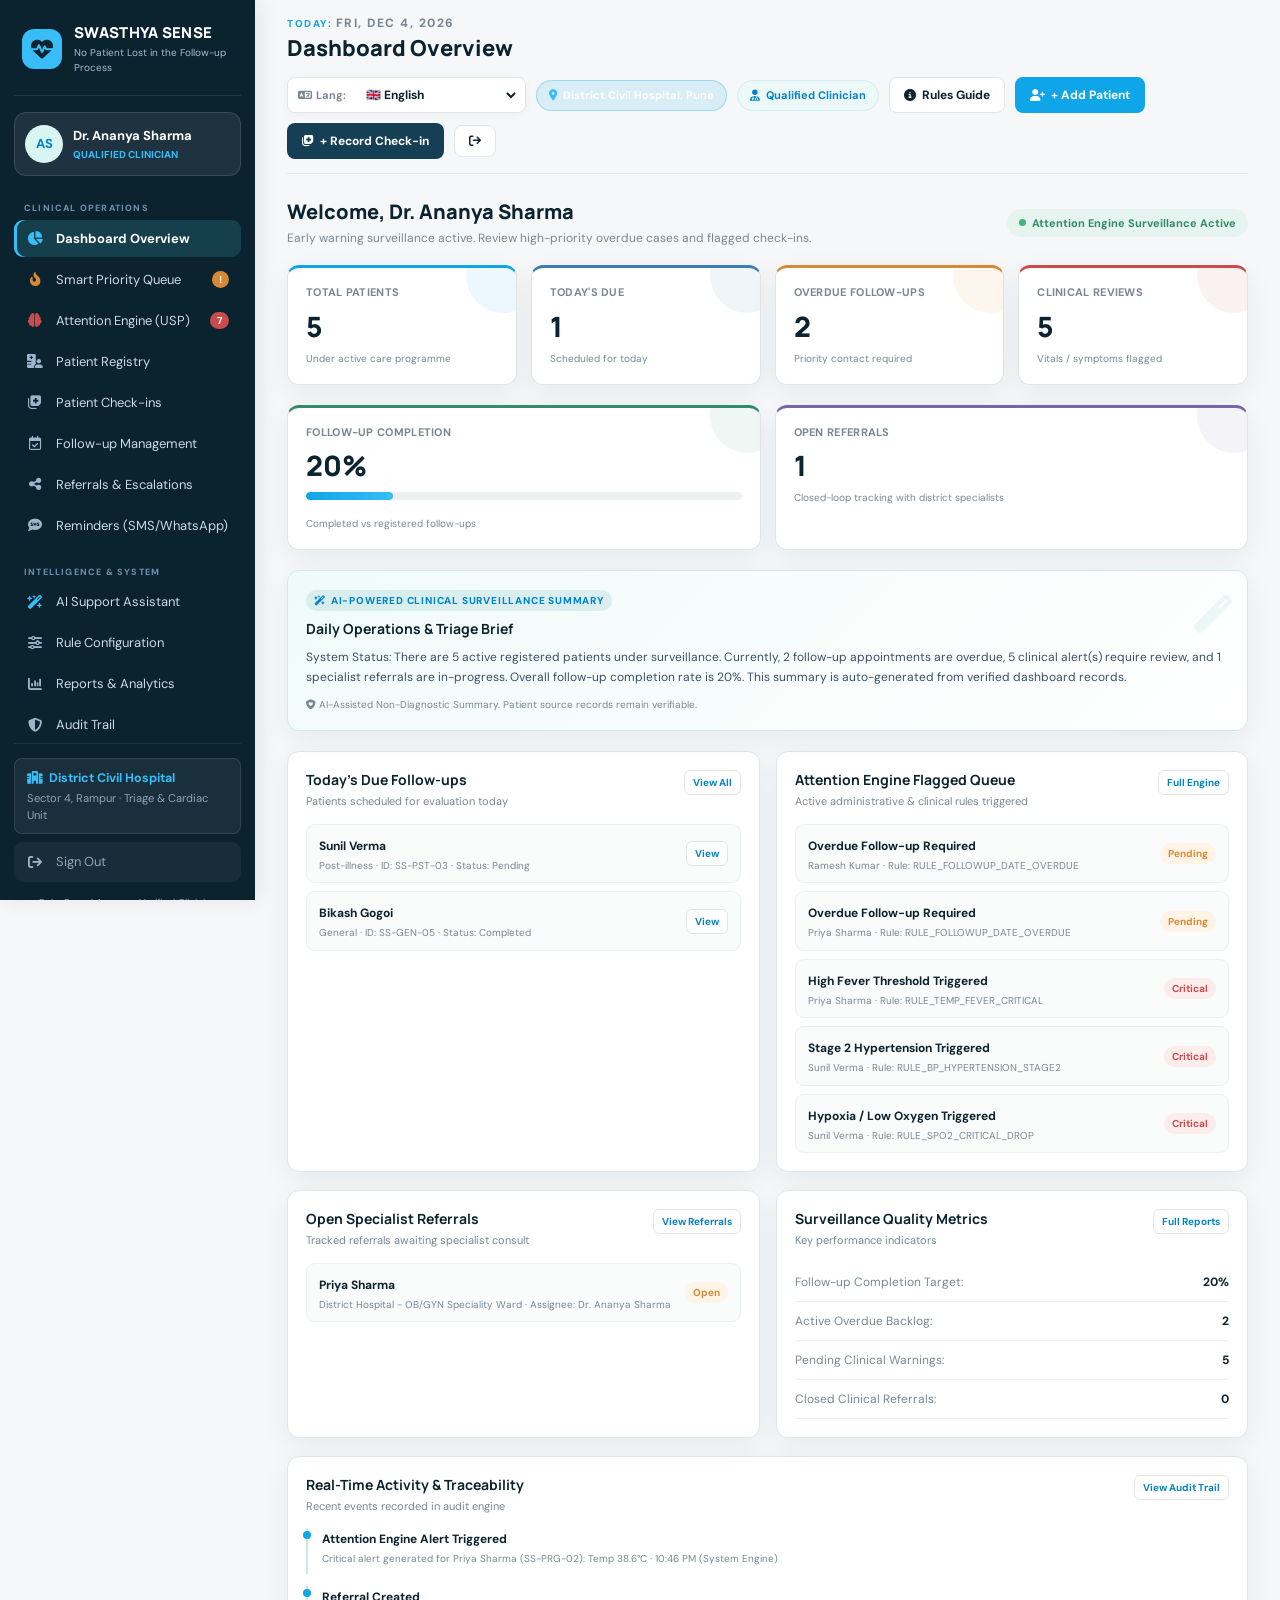
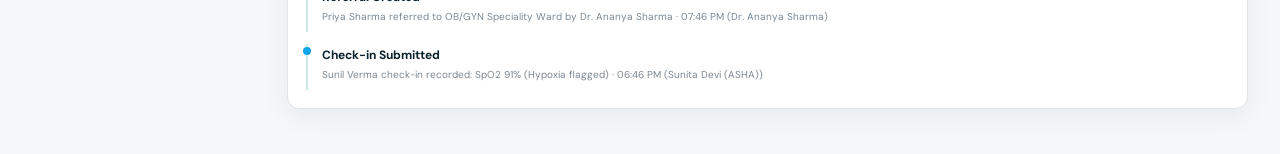
<file: frontend/doctor-dashboard.html>
<!DOCTYPE html>
<html lang="en">
<head>
    <meta charset="UTF-8">
    <meta name="viewport" content="width=device-width, initial-scale=1.0">
    <title>SWASTHYA SENSE | Doctor & Clinical Care Management</title>

    <link rel="stylesheet" href="doctor-style.css">

    <link rel="preconnect" href="https://fonts.googleapis.com">
    <link rel="preconnect" href="https://fonts.gstatic.com" crossorigin>
    <link href="https://fonts.googleapis.com/css2?family=DM+Sans:ital,wght@0,400;0,500;0,600;0,700;1,400&family=Manrope:wght@500;600;700;800&family=Noto+Sans+Bengali:wght@400;500;600;700&family=Noto+Sans+Devanagari:wght@400;500;600;700&display=swap" rel="stylesheet">

    <link rel="stylesheet" href="https://cdnjs.cloudflare.com/ajax/libs/font-awesome/6.5.2/css/all.min.css">
</head>

<body>

<!-- ==========================================================================
     SIDEBAR NAVIGATION
     ========================================================================== -->
<aside class="sidebar">

    <div class="brand">
        <div class="brand-mark">
            <i class="fa-solid fa-heart-pulse"></i>
        </div>
        <div>
            <strong>SWASTHYA SENSE</strong>
            <small id="brandTagline">No Patient Lost in Follow-up</small>
        </div>
    </div>

    <!-- Active Doctor Mini Profile -->
    <div class="doctor-mini">
        <div class="avatar" id="sidebarInitials">DOC</div>
        <div style="min-width:0;">
            <b id="sidebarDoctorName">Dr. Ananya Sharma</b>
            <small id="sidebarDoctorRole">Qualified Clinician</small>
        </div>
    </div>

    <!-- Navigation Menu -->
    <div class="nav-group-title">Clinical Operations</div>
    <nav>
        <button class="nav-link active" data-target="dashboard">
            <i class="fa-solid fa-chart-pie nav-icon"></i>
            <span data-i18n="nav_dashboard">Dashboard Overview</span>
        </button>

        <button class="nav-link" data-target="priority">
            <i class="fa-solid fa-fire-flame-curved nav-icon" style="color:var(--orange);"></i>
            <span data-i18n="nav_priority">Smart Priority Queue</span>
            <i class="counter" id="priorityNavBadge">!</i>
        </button>

        <button class="nav-link" data-target="attention">
            <i class="fa-solid fa-brain nav-icon" style="color:var(--red);"></i>
            <span data-i18n="nav_attention">Attention Engine (USP)</span>
            <i class="counter red" id="navAlertCount">0</i>
        </button>

        <button class="nav-link" data-target="patients">
            <i class="fa-solid fa-hospital-user nav-icon"></i>
            <span data-i18n="nav_patients">Patient Registry</span>
        </button>

        <button class="nav-link" data-target="checkins">
            <i class="fa-solid fa-notes-medical nav-icon"></i>
            <span data-i18n="nav_checkins">Patient Check-ins</span>
        </button>

        <button class="nav-link" data-target="followups">
            <i class="fa-regular fa-calendar-check nav-icon"></i>
            <span data-i18n="nav_followups">Follow-up Management</span>
        </button>

        <button class="nav-link" data-target="referrals">
            <i class="fa-solid fa-share-nodes nav-icon"></i>
            <span data-i18n="nav_referrals">Referrals & Escalations</span>
        </button>

        <button class="nav-link" data-target="reminders">
            <i class="fa-solid fa-comment-sms nav-icon"></i>
            <span data-i18n="nav_reminders">Reminders (SMS/WhatsApp)</span>
        </button>
    </nav>

    <div class="nav-group-title" style="margin-top:12px;">Intelligence & System</div>
    <nav>
        <button class="nav-link" data-target="ai-assistant">
            <i class="fa-solid fa-wand-magic-sparkles nav-icon" style="color:var(--aqua);"></i>
            <span data-i18n="nav_ai">AI Support Assistant</span>
        </button>

        <button class="nav-link" data-target="rules-config">
            <i class="fa-solid fa-sliders nav-icon"></i>
            <span data-i18n="nav_rules">Rule Configuration</span>
        </button>

        <button class="nav-link" data-target="reports">
            <i class="fa-solid fa-chart-column nav-icon"></i>
            <span data-i18n="nav_reports">Reports & Analytics</span>
        </button>

        <button class="nav-link" data-target="audit">
            <i class="fa-solid fa-shield-halved nav-icon"></i>
            <span data-i18n="nav_audit">Audit Trail</span>
        </button>
    </nav>

    <div class="sidebar-bottom">
        <!-- Clinical Facility Station Location -->
        <div style="background: rgba(255,255,255,0.06); border: 1px solid rgba(255,255,255,0.1); padding: 10px 12px; border-radius: 8px; font-size: 0.78rem; margin-bottom: 8px;">
            <div style="color: var(--aqua); font-weight: 700; display: flex; align-items: center; gap: 6px;">
                <i class="fa-solid fa-hospital"></i> <span>District Civil Hospital</span>
            </div>
            <div style="color: #94a3b8; font-size: 0.7rem; margin-top: 2px;">Sector 4, Rampur · Triage & Cardiac Unit</div>
        </div>

        <a href="index.html" class="nav-link" style="color:#94a3b8; background:rgba(255,255,255,0.05); margin-bottom:6px;">
            <i class="fa-solid fa-arrow-right-from-bracket nav-icon"></i>
            <span>Sign Out</span>
        </a>
        <div class="secure-note">
            <i class="fa-solid fa-lock"></i>
            <span>Role-Based Access · Verified Clinician Session</span>
        </div>
    </div>

</aside>


<!-- ==========================================================================
     MAIN CONTENT AREA
     ========================================================================== -->
<main class="main">

    <!-- TOPBAR -->
    <header class="topbar">
        <div class="topbar-titles">
            <div class="eyebrow" id="todayLabel">
                <span id="todayText">Today:</span> <span id="todayDateStr" class="today"></span>
            </div>
            <h1 id="pageTitle">Dashboard Overview</h1>
        </div>

        <div class="top-actions">
            <!-- 5-LANGUAGE SELECTOR (English, Hindi, Marathi, Assamese, Bengali) -->
            <div class="lang-selector-wrapper">
                <label><i class="fa-solid fa-language"></i> Lang:</label>
                <select id="langSelect" class="lang-select">
                    <option value="en">🇬🇧 English</option>
                    <option value="hi">🇮🇳 हिन्दी (Hindi)</option>
                    <option value="mr">🇮🇳 मराठी (Marathi)</option>
                    <option value="as">🇮🇳 অসমীয়া (Assamese)</option>
                    <option value="bn">🇮🇳 বাংলা (Bengali)</option>
                </select>
            </div>

            <!-- Clinical Location Pill -->
            <div class="role-badge-pill" style="background: rgba(14, 165, 233, 0.12); border-color: rgba(14, 165, 233, 0.3);">
                <i class="fa-solid fa-location-dot" style="color: var(--aqua);"></i>
                <span style="font-weight: 700; color: #fff;">District Civil Hospital, Pune</span>
            </div>

            <!-- Role Badge -->
            <div class="role-badge-pill">
                <i class="fa-solid fa-user-doctor"></i>
                <span id="activeRoleBadge">Dr. Ananya Sharma · Clinician</span>
                <select id="roleSelect" title="Switch Role Perspective" style="display:none;">
                    <option value="clinician" selected>Role: Clinician (Doctor)</option>
                    <option value="healthcare_worker">Role: Healthcare Worker (ASHA)</option>
                    <option value="admin">Role: Administrator</option>
                </select>
            </div>

            <button class="btn btn-outline" id="ruleInfoBtn">
                <i class="fa-solid fa-circle-info"></i>
                <span data-i18n="btn_rules_info">Rules Guide</span>
            </button>

            <button class="btn btn-primary" id="addPatientTop">
                <i class="fa-solid fa-user-plus"></i>
                <span data-i18n="btn_add_patient">+ Add Patient</span>
            </button>

            <button class="btn btn-primary" id="newCheckinBtn" style="background:var(--navy-light);">
                <i class="fa-solid fa-notes-medical"></i>
                <span data-i18n="btn_new_checkin">+ Record Check-in</span>
            </button>

            <button class="btn btn-outline" id="logoutBtn" title="Sign Out">
                <i class="fa-solid fa-arrow-right-from-bracket"></i>
            </button>
        </div>
    </header>


    <!-- ======================================================================
         SECTION 1: DASHBOARD OVERVIEW
         ====================================================================== -->
    <section id="dashboard" class="section active">

        <div class="welcome-row">
            <div>
                <h2>Welcome, <span id="doctorGreeting">Dr. Ananya Sharma</span></h2>
                <p>Early warning surveillance active. Review high-priority overdue cases and flagged check-ins.</p>
            </div>
            <div class="live-pill">
                <i></i> Attention Engine Surveillance Active
            </div>
        </div>

        <!-- 6 KPI STAT CARDS -->
        <div class="stat-grid">
            <div class="stat-card teal">
                <span data-i18n="kpi_total_patients">Total Patients</span>
                <strong id="totalPatients">0</strong>
                <small>Under active care programme</small>
            </div>

            <div class="stat-card blue">
                <span data-i18n="kpi_today_appointments">Today's Due</span>
                <strong id="todayAppointments">0</strong>
                <small>Scheduled for today</small>
            </div>

            <div class="stat-card orange">
                <span data-i18n="kpi_overdue">Overdue Follow-ups</span>
                <strong id="overdueCount">0</strong>
                <small>Priority contact required</small>
            </div>

            <div class="stat-card red">
                <span data-i18n="kpi_clinical_alerts">Clinical Reviews</span>
                <strong id="clinicalCount">0</strong>
                <small>Vitals / symptoms flagged</small>
            </div>
        </div>

        <div class="stat-grid" style="grid-template-columns: 1fr 1fr; margin-bottom: 20px;">
            <div class="stat-card green">
                <span data-i18n="kpi_completion_rate">Follow-up Completion</span>
                <strong id="completionRate">0%</strong>
                <div class="progress"><i id="completionBar" style="width:0%;"></i></div>
                <small>Completed vs registered follow-ups</small>
            </div>

            <div class="stat-card purple">
                <span data-i18n="kpi_open_referrals">Open Referrals</span>
                <strong id="openReferrals">0</strong>
                <small>Closed-loop tracking with district specialists</small>
            </div>
        </div>

        <!-- AI DAILY BRIEF PANEL -->
        <div class="panel ai-panel" style="margin-bottom:20px;">
            <div class="ai-tag"><i class="fa-solid fa-wand-magic-sparkles"></i> AI-POWERED CLINICAL SURVEILLANCE SUMMARY</div>
            <h3>Daily Operations & Triage Brief</h3>
            <p id="aiBrief">Loading clinical telemetry...</p>
            <small><i class="fa-solid fa-shield-heart"></i> AI-Assisted Non-Diagnostic Summary. Patient source records remain verifiable.</small>
        </div>

        <!-- TWO PANELS: TODAY'S APPOINTMENTS & ATTENTION ENGINE QUICK QUEUE -->
        <div class="grid-two">
            <div class="panel">
                <div class="panel-head">
                    <div>
                        <h3>Today's Due Follow-ups</h3>
                        <p>Patients scheduled for evaluation today</p>
                    </div>
                    <button class="mini-btn" onclick="showSection('followups')">View All</button>
                </div>
                <div class="stack-list" id="appointmentList"></div>
            </div>

            <div class="panel">
                <div class="panel-head">
                    <div>
                        <h3>Attention Engine Flagged Queue</h3>
                        <p>Active administrative & clinical rules triggered</p>
                    </div>
                    <button class="mini-btn" onclick="showSection('attention')">Full Engine</button>
                </div>
                <div class="stack-list" id="attentionList"></div>
            </div>
        </div>

        <!-- ACTIVE REFERRALS & CARE METRICS QUICK ROW -->
        <div class="grid-two">
            <div class="panel">
                <div class="panel-head">
                    <div>
                        <h3>Open Specialist Referrals</h3>
                        <p>Tracked referrals awaiting specialist consult</p>
                    </div>
                    <button class="mini-btn" onclick="showSection('referrals')">View Referrals</button>
                </div>
                <div class="stack-list" id="referralList"></div>
            </div>

            <div class="panel">
                <div class="panel-head">
                    <div>
                        <h3>Surveillance Quality Metrics</h3>
                        <p>Key performance indicators</p>
                    </div>
                    <button class="mini-btn" onclick="showSection('reports')">Full Reports</button>
                </div>
                <div class="metric-row">
                    <span>Follow-up Completion Target:</span>
                    <b id="analyticsCompletion">0%</b>
                </div>
                <div class="metric-row">
                    <span>Active Overdue Backlog:</span>
                    <b id="analyticsOverdue">0</b>
                </div>
                <div class="metric-row">
                    <span>Pending Clinical Warnings:</span>
                    <b id="analyticsReviews">0</b>
                </div>
                <div class="metric-row">
                    <span>Closed Clinical Referrals:</span>
                    <b id="analyticsReferrals">0</b>
                </div>
            </div>
        </div>

        <!-- RECENT SYSTEM ACTIVITY TIMELINE -->
        <div class="panel">
            <div class="panel-head">
                <div>
                    <h3>Real-Time Activity & Traceability</h3>
                    <p>Recent events recorded in audit engine</p>
                </div>
                <button class="mini-btn" onclick="showSection('audit')">View Audit Trail</button>
            </div>
            <div class="timeline" id="timeline"></div>
        </div>

    </section>


    <!-- ======================================================================
         SECTION 2: SMART PRIORITY QUEUE
         ====================================================================== -->
    <section id="priority" class="section">

        <div class="section-heading">
            <div>
                <h2 data-i18n="nav_priority">Smart Priority Queue</h2>
                <p>Prioritises overdue patients by days elapsed and contact attempt count to prevent workflow loss.</p>
            </div>
            <div class="actions">
                <button class="btn btn-outline" onclick="showSection('attention')">
                    <i class="fa-solid fa-brain"></i> Attention Rules
                </button>
            </div>
        </div>

        <div class="stat-grid">
            <div class="stat-card orange">
                <span>Total In Queue</span>
                <strong id="priorityTotal">0</strong>
                <small>Overdue patients needing contact</small>
            </div>

            <div class="stat-card red">
                <span>Max Days Overdue</span>
                <strong id="priorityMaxDays">0 days</strong>
                <small>Longest pending case</small>
            </div>

            <div class="stat-card green">
                <span>Reviewed by Staff</span>
                <strong id="priorityReviewed">0</strong>
                <small>Triaged cases</small>
            </div>

            <div class="stat-card teal">
                <span>Pending Outreach</span>
                <strong id="priorityPending">0</strong>
                <small>Requires immediate call/SMS</small>
            </div>
        </div>

        <div class="toolbar">
            <input type="text" id="prioritySearch" placeholder="Search patient name, ID, or mobile number...">
            <div>
                <label>Status Filter</label>
                <select id="priorityFilter">
                    <option value="all">All Cases in Queue</option>
                    <option value="pending">Pending Outreach Only</option>
                    <option value="reviewed">Reviewed Cases Only</option>
                </select>
            </div>
        </div>

        <div class="table-wrap">
            <table>
                <thead>
                    <tr>
                        <th data-i18n="table_patient">Patient</th>
                        <th data-i18n="table_category">Category</th>
                        <th data-i18n="table_followup">Due Date</th>
                        <th>Overdue Days</th>
                        <th>Contact Attempts</th>
                        <th data-i18n="table_status">Queue Status</th>
                        <th data-i18n="table_actions">Actions</th>
                    </tr>
                </thead>
                <tbody id="priorityTableBody"></tbody>
            </table>
        </div>

    </section>


    <!-- ======================================================================
         SECTION 3: ATTENTION ENGINE (PRIMARY USP)
         ====================================================================== -->
    <section id="attention" class="section">

        <div class="section-heading">
            <div>
                <h2>Patient Attention Engine — Primary USP</h2>
                <p>Evaluates submitted check-ins and appointments against clinician-approved rules with transparent explanations.</p>
            </div>
            <div class="live-pill">
                <span class="badge red" style="margin-right:6px;">EXPLAINABLE AI</span>
                <span data-i18n="badge_demo_rules">CLINICAL DEMO RULES</span>
            </div>
        </div>

        <div class="notice">
            <i class="fa-solid fa-triangle-exclamation" style="font-size:16px; color:var(--teal);"></i>
            <div>
                <b>Clinical Safety Notice:</b>
                Administrative overdue status is not automatically treated as a medical emergency. The platform does not independently diagnose diseases or prescribe medication. Clinical decisions remain with qualified healthcare professionals.
            </div>
        </div>

        <!-- ALERT CARDS GRID -->
        <div class="alert-grid" id="fullAttentionList"></div>

    </section>


    <!-- ======================================================================
         SECTION 4: PATIENT REGISTRY (MODULE B)
         ====================================================================== -->
    <section id="patients" class="section">

        <div class="section-heading">
            <div>
                <h2 data-i18n="nav_patients">Patient Registry</h2>
                <p>Register high-risk patients, maintain communication preferences, consent, and follow-up history.</p>
            </div>
            <button class="btn btn-primary" id="addPatientBtn">
                <i class="fa-solid fa-user-plus"></i> <span data-i18n="btn_add_patient">+ Add Patient</span>
            </button>
        </div>

        <div class="filter-bar">
            <div style="flex:1;">
                <label>Search Registry</label>
                <input type="text" id="patientSearch" placeholder="Search by patient name, ID, or phone..." style="width:100%;">
            </div>
            <div>
                <label>Care Programme</label>
                <select id="patientCategoryFilter">
                    <option value="">All Categories</option>
                    <option value="General">General</option>
                    <option value="Pregnancy">Pregnancy</option>
                    <option value="Chronic">Chronic</option>
                    <option value="Post-illness">Post-illness</option>
                </select>
            </div>
            <div>
                <label>Follow-up Status</label>
                <select id="patientStatusFilter">
                    <option value="">All Statuses</option>
                    <option value="Pending">Pending</option>
                    <option value="Completed">Completed</option>
                    <option value="Missed">Missed</option>
                    <option value="Inactive">Inactive</option>
                </select>
            </div>
        </div>

        <div class="table-wrap">
            <table>
                <thead>
                    <tr>
                        <th data-i18n="table_patient">Patient</th>
                        <th data-i18n="table_age">Age</th>
                        <th data-i18n="table_category">Category</th>
                        <th data-i18n="table_followup">Next Follow-up</th>
                        <th data-i18n="table_status">Status</th>
                        <th data-i18n="table_actions">Actions</th>
                    </tr>
                </thead>
                <tbody id="patientTable"></tbody>
            </table>
        </div>

    </section>


    <!-- ======================================================================
         SECTION 5: PATIENT CHECK-INS (MODULE C)
         ====================================================================== -->
    <section id="checkins" class="section">

        <div class="section-heading">
            <div>
                <h2 data-i18n="nav_checkins">Patient Health Check-ins</h2>
                <p>Record symptoms, vitals, and compare measurements against previous baseline records.</p>
            </div>
            <button class="btn btn-primary" onclick="addCheckinModal()">
                <i class="fa-solid fa-notes-medical"></i> <span data-i18n="btn_new_checkin">+ Record Check-in</span>
            </button>
        </div>

        <div class="notice">
            <i class="fa-solid fa-clipboard-check" style="font-size:16px; color:var(--teal);"></i>
            <div>
                <b>Data Integrity:</b> Patient-reported data is strictly distinguished from clinician-recorded data. Check-ins are evaluated automatically by the Patient Attention Engine.
            </div>
        </div>

        <div class="table-wrap">
            <table>
                <thead>
                    <tr>
                        <th>Date</th>
                        <th>Patient / Source</th>
                        <th>Patient-Reported Concern</th>
                        <th>Vitals & Measurements</th>
                        <th>Baseline Comparison</th>
                        <th data-i18n="table_actions">Actions</th>
                    </tr>
                </thead>
                <tbody id="checkinTable"></tbody>
            </table>
        </div>

    </section>


    <!-- ======================================================================
         SECTION 6: FOLLOW-UP MANAGEMENT (MODULE D)
         ====================================================================== -->
    <section id="followups" class="section">

        <div class="section-heading">
            <div>
                <h2 data-i18n="nav_followups">Follow-up Management</h2>
                <p>Track scheduled dates, log contact attempts, reschedule appointments, and avoid lost patients.</p>
            </div>
            <div class="actions">
                <button class="btn btn-primary" onclick="addPatientModal()">
                    <i class="fa-regular fa-calendar-plus"></i> Schedule Follow-up
                </button>
            </div>
        </div>

        <div class="filter-bar">
            <div>
                <label>Filter By Status</label>
                <select id="followupFilter">
                    <option value="">All Follow-ups</option>
                    <option value="Pending">Pending</option>
                    <option value="Completed">Completed</option>
                    <option value="Missed">Missed</option>
                </select>
            </div>
        </div>

        <div class="table-wrap">
            <table>
                <thead>
                    <tr>
                        <th data-i18n="table_patient">Patient</th>
                        <th>ID</th>
                        <th data-i18n="table_followup">Due Date</th>
                        <th data-i18n="table_status">Status</th>
                        <th>Contact History</th>
                        <th data-i18n="table_actions">Actions</th>
                    </tr>
                </thead>
                <tbody id="followupTable"></tbody>
            </table>
        </div>

    </section>


    <!-- ======================================================================
         SECTION 7: REFERRALS & ESCALATIONS (MODULE H)
         ====================================================================== -->
    <section id="referrals" class="section">

        <div class="section-heading">
            <div>
                <h2 data-i18n="nav_referrals">Referrals & Escalations</h2>
                <p>Closed-loop specialist referral tracking to guarantee patient accountability across facilities.</p>
            </div>
            <button class="btn btn-primary" id="newReferralBtn">
                <i class="fa-solid fa-share-nodes"></i> + Create Referral
            </button>
        </div>

        <div class="table-wrap">
            <table>
                <thead>
                    <tr>
                        <th data-i18n="table_patient">Patient</th>
                        <th>Referred Facility</th>
                        <th>Reason for Referral</th>
                        <th>Assigned Clinician</th>
                        <th data-i18n="table_status">Status</th>
                        <th>Documented Outcome</th>
                        <th data-i18n="table_actions">Actions</th>
                    </tr>
                </thead>
                <tbody id="fullReferralList"></tbody>
            </table>
        </div>

    </section>


    <!-- ======================================================================
         SECTION 8: REMINDERS & SIMULATED COMMUNICATION (MODULE K)
         ====================================================================== -->
    <section id="reminders" class="section">

        <div class="section-heading">
            <div>
                <h2 data-i18n="nav_reminders">Reminders (SMS & WhatsApp Simulation)</h2>
                <p>Multilingual appointment and check-in notifications with simulated delivery receipts.</p>
            </div>
            <button class="btn btn-primary" id="newReminderBtn">
                <i class="fa-solid fa-paper-plane"></i> Compose Reminder
            </button>
        </div>

        <div class="notice">
            <i class="fa-solid fa-language" style="font-size:16px; color:var(--teal);"></i>
            <div>
                <b>Multilingual Reminder Engine:</b> Messages are formatted in the patient's preferred language (Hindi, Bengali, Marathi, Assamese, or English) based on their consent profile.
            </div>
        </div>

        <div class="table-wrap">
            <table>
                <thead>
                    <tr>
                        <th data-i18n="table_patient">Patient</th>
                        <th>Channel</th>
                        <th>Message Content</th>
                        <th>Scheduled Time</th>
                        <th data-i18n="table_status">Delivery Status</th>
                        <th>Mobile Preview</th>
                    </tr>
                </thead>
                <tbody id="reminderTable"></tbody>
            </table>
        </div>

    </section>


    <!-- ======================================================================
         SECTION 9: AI SUPPORT ASSISTANT (MODULE I)
         ====================================================================== -->
    <section id="ai-assistant" class="section">

        <div class="section-heading">
            <div>
                <h2 data-i18n="nav_ai">AI Support Assistant</h2>
                <p>Safe AI assistance layer to summarize history, structure symptoms, and explain clinical alerts.</p>
            </div>
            <div class="live-pill">
                <i class="fa-solid fa-shield-check" style="color:var(--green)"></i> NON-DIAGNOSTIC SAFETY GUARDS ACTIVE
            </div>
        </div>

        <div class="notice warning">
            <i class="fa-solid fa-shield-halved" style="font-size:16px;"></i>
            <div>
                <b>AI Safety Guidelines:</b>
                AI does not diagnose, prescribe medication, or override clinical rules. All AI-generated text is labeled as AI-assisted, and original verified patient vitals remain available.
            </div>
        </div>

        <!-- 4 AI WORKBENCH TOOLS -->
        <div class="ai-tools-grid">

            <!-- Tool 1: Patient History Summarizer -->
            <div class="ai-tool-card">
                <h4><i class="fa-solid fa-book-medical" style="color:var(--teal)"></i> Patient History Summarizer</h4>
                <p>Generate a concise clinical trajectory summary across check-ins and appointments.</p>
                <div class="field">
                    <label>Select Patient</label>
                    <select id="aiPatientSelect"></select>
                </div>
                <button class="btn btn-primary" style="margin-top:10px;" onclick="runAiHistorySummary()">
                    <i class="fa-solid fa-wand-magic-sparkles"></i> Summarize Trajectory
                </button>
                <div class="ai-output-box" id="aiHistoryOutput">Select a patient and click 'Summarize Trajectory'.</div>
            </div>

            <!-- Tool 2: Free-Text Symptom Structurer -->
            <div class="ai-tool-card">
                <h4><i class="fa-solid fa-layer-group" style="color:var(--orange)"></i> Free-Text Symptom Structurer</h4>
                <p>Transform colloquial patient complaints in Indian regional languages into structured notes.</p>
                <div class="field">
                    <label>Patient Free-Text Complaint</label>
                    <textarea id="aiFreeTextInput" style="min-height:55px;" placeholder="e.g. सर में दो दिन से बहुत तेज दर्द है और थोड़ा बुखार महसूस हो रहा है..."></textarea>
                </div>
                <button class="btn btn-primary" style="margin-top:10px; background:var(--orange);" onclick="runAiSymptomStructuring()">
                    <i class="fa-solid fa-arrow-down-short-wide"></i> Structure Notes
                </button>
                <div class="ai-output-box" id="aiSymptomOutput">Enter notes above and click 'Structure Notes'.</div>
            </div>

            <!-- Tool 3: Plain Language Alert Explainer -->
            <div class="ai-tool-card">
                <h4><i class="fa-solid fa-comments" style="color:var(--purple)"></i> Plain-Language Alert Explainer</h4>
                <p>Explain triggered rules in simple terminology for frontline ASHA workers or patients.</p>
                <div class="field">
                    <label>Select Triggered Alert</label>
                    <select id="aiAlertSelect"></select>
                </div>
                <button class="btn btn-primary" style="margin-top:10px; background:var(--purple);" onclick="runAiAlertExplainer()">
                    <i class="fa-solid fa-comment-dots"></i> Explain in Plain Language
                </button>
                <div class="ai-output-box" id="aiAlertExplainOutput">Select an alert and click 'Explain in Plain Language'.</div>
            </div>

            <!-- Tool 4: Clinician SBAR Case Brief -->
            <div class="ai-tool-card">
                <h4><i class="fa-solid fa-user-doctor" style="color:var(--blue)"></i> Clinician SBAR Case Brief</h4>
                <p>Format a structured Situation, Background, Assessment, and Recommendation brief for doctor review.</p>
                <div class="field">
                    <label>Select Patient</label>
                    <select id="aiBriefPatientSelect"></select>
                </div>
                <button class="btn btn-primary" style="margin-top:10px; background:var(--blue);" onclick="runAiCaseBrief()">
                    <i class="fa-solid fa-stethoscope"></i> Generate SBAR Brief
                </button>
                <div class="ai-output-box" id="aiCaseBriefOutput">Select a patient and generate case brief.</div>
            </div>

        </div>

    </section>


    <!-- ======================================================================
         SECTION 10: RULE CONFIGURATION (MODULE E18)
         ====================================================================== -->
    <section id="rules-config" class="section">

        <div class="section-heading">
            <div>
                <h2 data-i18n="nav_rules">Attention Engine Rule Configuration</h2>
                <p>Configure clinical review thresholds and surveillance triggers. Requires administrator authorization.</p>
            </div>
            <div class="live-pill">
                <i class="fa-solid fa-lock"></i> ADMINISTRATOR / CLINICIAN MODE
            </div>
        </div>

        <div class="panel" style="max-width:750px;">
            <form id="ruleConfigForm">
                <div class="form-grid">
                    <div class="field">
                        <label>Critical Fever Cutoff (°C)</label>
                        <input type="number" step="0.1" id="cfgFever" required>
                        <small style="color:var(--muted)">Triggers RULE_TEMP_FEVER_CRITICAL (default: 38.0°C)</small>
                    </div>

                    <div class="field">
                        <label>SpO2 Hypoxia Lower Limit (%)</label>
                        <input type="number" id="cfgSpo2" required>
                        <small style="color:var(--muted)">Triggers RULE_SPO2_CRITICAL_DROP (default: 94%)</small>
                    </div>

                    <div class="field">
                        <label>BP Systolic Hypertension Max (mmHg)</label>
                        <input type="number" id="cfgSys" required>
                        <small style="color:var(--muted)">Triggers Stage 2 Hypertension (default: 140 mmHg)</small>
                    </div>

                    <div class="field">
                        <label>BP Diastolic Hypertension Max (mmHg)</label>
                        <input type="number" id="cfgDia" required>
                        <small style="color:var(--muted)">Triggers Stage 2 Hypertension (default: 90 mmHg)</small>
                    </div>
                </div>

                <div class="notice" style="margin-top:18px;">
                    <i class="fa-solid fa-circle-exclamation"></i>
                    <div>
                        <b>Clinical Governance:</b> These prototype rules are labeled for demonstration and require medical advisory board validation before real-world hospital deployment.
                    </div>
                </div>

                <div class="form-actions" style="margin-top:14px;">
                    <button type="submit" class="btn btn-primary">
                        <i class="fa-solid fa-floppy-disk"></i> Save Rule Thresholds
                    </button>
                </div>
            </form>
        </div>

    </section>


    <!-- ======================================================================
         SECTION 11: REPORTS & ANALYTICS (MODULE M)
         ====================================================================== -->
    <section id="reports" class="section">

        <div class="section-heading">
            <div>
                <h2 data-i18n="nav_reports">Reports & Analytics</h2>
                <p>Monitor surveillance indicators, follow-up adherence rates, and export anonymized registers.</p>
            </div>
            <button class="btn btn-outline" id="exportBtn">
                <i class="fa-solid fa-file-csv"></i> Export Patient Registry (CSV)
            </button>
        </div>

        <div class="stat-grid compact-stats">
            <div class="stat-card teal">
                <span>Total Registered</span>
                <strong id="reportPatients">0</strong>
            </div>
            <div class="stat-card orange">
                <span>Overdue Follow-ups</span>
                <strong id="reportOverdue">0</strong>
            </div>
            <div class="stat-card green">
                <span>Completion Rate</span>
                <strong id="reportCompletion">0%</strong>
            </div>
            <div class="stat-card purple">
                <span>Closed Referrals</span>
                <strong id="reportClosed">0</strong>
            </div>
        </div>

        <div class="grid-two">
            <div class="panel">
                <h3>Follow-up Status Distribution</h3>
                <p>Status breakdown across active cases</p>
                <div class="bar-chart" id="statusChart"></div>
            </div>

            <div class="panel">
                <h3>Completed Follow-ups Trend</h3>
                <p>7-day completion activity</p>
                <div class="trend-chart" id="trendChart"></div>
            </div>
        </div>

    </section>


    <!-- ======================================================================
         SECTION 12: AUDIT TRAIL (MODULE L)
         ====================================================================== -->
    <section id="audit" class="section">

        <div class="section-heading">
            <div>
                <h2 data-i18n="nav_audit">Audit Trail & Security Log</h2>
                <p>Immutable log of clinical actions, alert generations, referrals, and staff acknowledgements.</p>
            </div>
            <button class="btn btn-outline" id="clearAuditBtn" style="color:var(--red);">
                <i class="fa-regular fa-trash-can"></i> Clear Demo Log
            </button>
        </div>

        <div class="table-wrap">
            <table>
                <thead>
                    <tr>
                        <th>Timestamp</th>
                        <th>Actor / Role</th>
                        <th>Action Category</th>
                        <th>Event Description & Traceability</th>
                    </tr>
                </thead>
                <tbody id="auditList"></tbody>
            </table>
        </div>

    </section>

</main>


<!-- ==========================================================================
     MODAL CONTAINER & TOAST NOTIFICATION
     ========================================================================== -->
<div class="modal-backdrop" id="modalBackdrop">
    <div class="modal">
        <div class="modal-head">
            <h2 id="modalTitle">Modal Title</h2>
            <button class="icon-btn" id="closeModal">&times;</button>
        </div>
        <div id="modalBody"></div>
    </div>
</div>

<div class="toast" id="toast"></div>

<!-- Engine Scripts -->
<script src="doctor.js"></script>

<script>
    // Set formatted date string in topbar
    const dt = new Date();
    const str = dt.toLocaleDateString('en-US', { weekday: 'short', month: 'short', day: 'numeric', year: 'numeric' });
    const el = document.getElementById("todayDateStr");
    if (el) el.textContent = str;
</script>

</body>
</html>
</file>
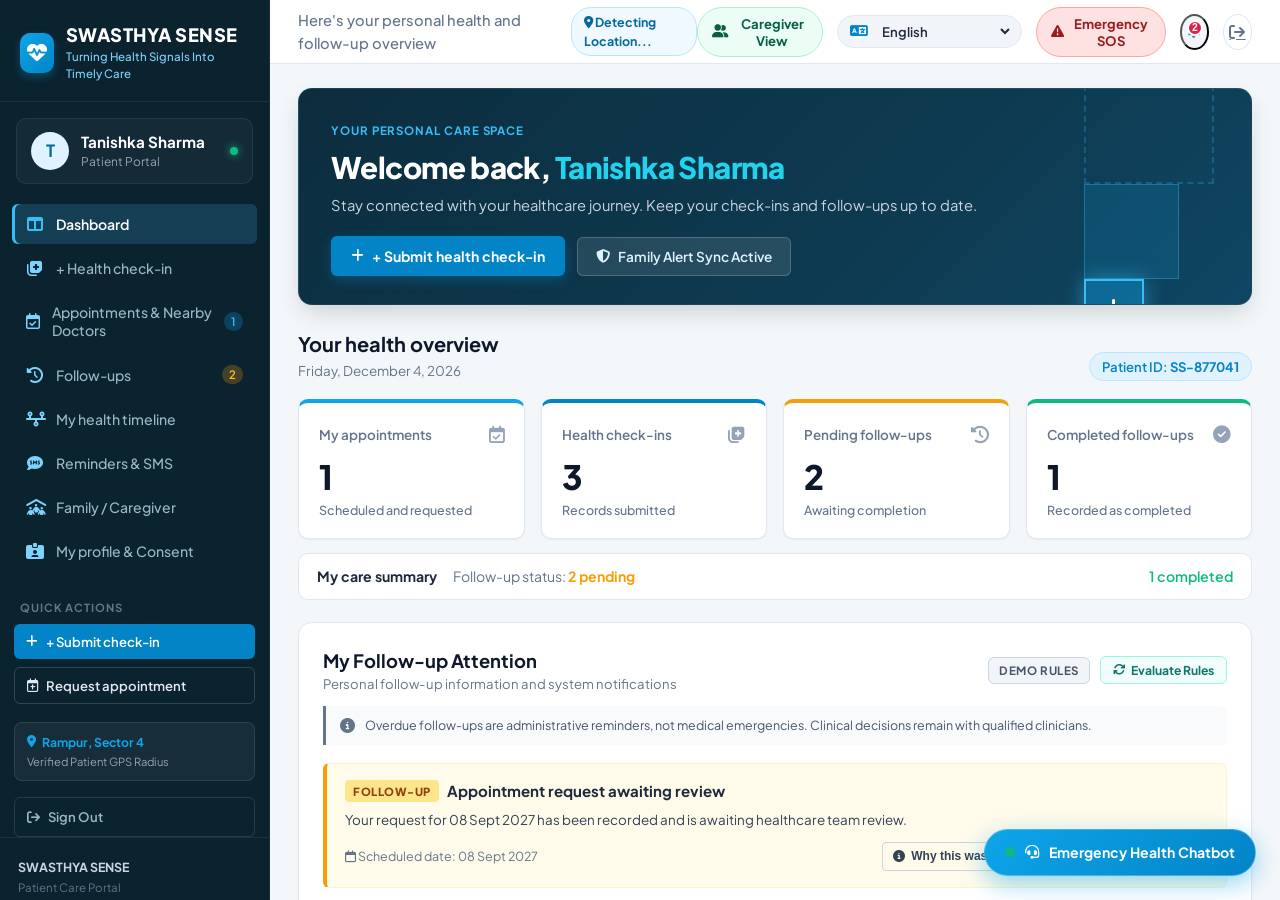
<file: frontend/patient-dashboard.html>
<!DOCTYPE html>
<html lang="en">
<head>
  <meta charset="UTF-8">
  <meta name="viewport" content="width=device-width, initial-scale=1.0">
  <title>SWASTHYA SENSE | Patient & Caregiver Portal</title>
  
  <!-- Modern Clean Healthcare Fonts -->
  <link rel="preconnect" href="https://fonts.googleapis.com">
  <link rel="preconnect" href="https://fonts.gstatic.com" crossorigin>
  <link href="https://fonts.googleapis.com/css2?family=Plus+Jakarta+Sans:wght@400;500;600;700;800&family=Noto+Sans+Bengali:wght@400;500;600;700&family=Noto+Sans+Devanagari:wght@400;500;600;700&display=swap" rel="stylesheet">
  
  <!-- Font Awesome Icons -->
  <link rel="stylesheet" href="https://cdnjs.cloudflare.com/ajax/libs/font-awesome/6.5.2/css/all.min.css">
  
  <link rel="stylesheet" href="styles.css">
</head>
<body>

<div class="app-layout">

  <!-- =========================================================================
       SIDEBAR NAVIGATION
       ========================================================================= -->
  <aside class="sidebar">
    <!-- Brand -->
    <div class="sidebar-brand">
      <div class="brand-logo-wrap">
        <div class="brand-logo-icon">
          <i class="fa-solid fa-heart-pulse"></i>
        </div>
        <div>
          <div class="brand-name">SWASTHYA SENSE</div>
          <div class="brand-tagline" data-i18n="brand_tagline">Turning Health Signals Into Timely Care</div>
        </div>
      </div>
    </div>

    <!-- User Card -->
    <div class="sidebar-user-card">
      <div class="user-avatar" id="sidebarAvatar">P</div>
      <div class="user-info">
        <div class="user-name" id="sidebarUserName">Patient</div>
        <div class="user-role" data-i18n="role_patient">Patient Portal</div>
      </div>
      <div class="user-status-dot" title="Active Monitoring"></div>
    </div>

    <!-- Navigation Menu -->
    <nav class="sidebar-nav">
      <button class="nav-item active" data-tab="dashboard">
        <i class="fa-solid fa-table-columns"></i>
        <span data-i18n="nav_dashboard">Dashboard</span>
      </button>

      <button class="nav-item" data-tab="checkin">
        <i class="fa-solid fa-notes-medical"></i>
        <span data-i18n="nav_checkin">+ Health check-in</span>
      </button>

      <button class="nav-item" data-tab="appointments">
        <i class="fa-regular fa-calendar-check"></i>
        <span data-i18n="nav_appointments">Appointments & Nearby Doctors</span>
        <span class="nav-badge badge-cyan" id="badgeAppointments">1</span>
      </button>

      <button class="nav-item" data-tab="followups">
        <i class="fa-solid fa-clock-rotate-left"></i>
        <span data-i18n="nav_followups">Follow-ups</span>
        <span class="nav-badge badge-amber" id="badgeFollowups">2</span>
      </button>

      <button class="nav-item" data-tab="timeline">
        <i class="fa-solid fa-timeline"></i>
        <span data-i18n="nav_timeline">My health timeline</span>
      </button>

      <button class="nav-item" data-tab="reminders">
        <i class="fa-solid fa-comment-sms"></i>
        <span data-i18n="nav_reminders">Reminders</span>
      </button>

      <button class="nav-item" data-tab="family">
        <i class="fa-solid fa-people-roof"></i>
        <span data-i18n="nav_family">Family / Caregiver</span>
      </button>

      <button class="nav-item" data-tab="profile">
        <i class="fa-solid fa-id-card-clip"></i>
        <span data-i18n="nav_profile">My profile</span>
      </button>
    </nav>

    <!-- Quick Actions -->
    <div class="sidebar-section-title" data-i18n="quick_actions_title">QUICK ACTIONS</div>
    <div class="sidebar-quick-actions">
      <button class="quick-action-btn" id="btnQuickCheckin">
        <i class="fa-solid fa-plus"></i>
        <span data-i18n="quick_checkin">+ Submit check-in</span>
      </button>

      <button class="quick-action-btn outline" id="btnQuickAppointment">
        <i class="fa-regular fa-calendar-plus"></i>
        <span data-i18n="quick_appointment">Request appointment</span>
      </button>

      <!-- Active Location Station -->
      <div style="background: rgba(255,255,255,0.05); border: 1px solid rgba(255,255,255,0.1); border-radius: 8px; padding: 10px 12px; margin-top: 10px; font-size: 0.76rem;">
        <div style="color: var(--brand-teal); font-weight: 700; display: flex; align-items: center; gap: 6px; margin-bottom: 2px;">
          <i class="fa-solid fa-location-dot"></i> <span id="sidebarCityName">Rampur, Sector 4</span>
        </div>
        <div style="color: #94a3b8; font-size: 0.7rem;">Verified Patient GPS Radius</div>
      </div>

      <!-- Sign Out -->
      <a href="index.html" class="quick-action-btn outline" style="margin-top: 8px; color: #9bb7c7; border-color: rgba(255,255,255,0.12); text-decoration: none;">
        <i class="fa-solid fa-arrow-right-from-bracket"></i>
        <span>Sign Out</span>
      </a>
    </div>

    <!-- Footer -->
    <div class="sidebar-footer">
      <div class="footer-title">SWASTHYA SENSE</div>
      <div class="footer-sub" data-i18n="footer_sub">Patient Care Portal</div>
      <div class="footer-motto" data-i18n="footer_motto">No Patient Lost in the Follow-up Process.</div>
    </div>
  </aside>

  <!-- =========================================================================
       MAIN CONTENT CONTAINER
       ========================================================================= -->
  <main class="main-content">

    <!-- Top Header -->
    <header class="top-header">
      <div class="header-left">
        <button class="mobile-toggle" id="mobileMenuBtn" aria-label="Toggle Navigation">
          <i class="fa-solid fa-bars"></i>
        </button>
        <span class="text-greeting" data-i18n="header_greeting">Here's your personal health and follow-up overview</span>
        <div class="header-location-pill" id="headerLocationPill" title="Click to view nearby verified doctors">
          <i class="fa-solid fa-location-dot"></i>
          <span id="dispCurrentLocationText">Detecting Location...</span>
        </div>
      </div>

      <div class="header-right">
        <!-- Caregiver Toggle Button -->
        <button class="btn-caregiver-toggle" id="btnCaregiverToggle" title="Toggle between Patient and Family Caregiver perspective">
          <i class="fa-solid fa-user-group"></i>
          <span id="caregiverModeLabel" data-i18n="caregiver_mode_btn">Caregiver View</span>
        </button>

        <!-- 5-Language Selector -->
        <div class="language-dropdown-wrapper">
          <i class="fa-solid fa-language lang-icon"></i>
          <select id="languageSelect" class="lang-select" aria-label="Language Selector">
            <option value="en">English</option>
            <option value="hi">हिन्दी (Hindi)</option>
            <option value="mr">मराठी (Marathi)</option>
            <option value="as">অসমীয়া (Assamese)</option>
            <option value="bn">বাংলা (Bengali)</option>
          </select>
        </div>

        <!-- Emergency SOS Button -->
        <button class="btn-emergency" id="btnEmergencyTrigger" title="Immediate family and facility SOS alert">
          <i class="fa-solid fa-triangle-exclamation"></i>
          <span data-i18n="emergency_sos">Emergency SOS</span>
        </button>

        <!-- Notification Bell -->
        <button class="header-action-bell" id="btnHeaderBell" aria-label="Alerts">
          <i class="fa-regular fa-bell"></i>
          <span class="bell-dot" id="bellAlertCount">1</span>
        </button>

        <!-- Sign Out -->
        <a href="index.html" class="btn-logout" title="Sign Out">
          <i class="fa-solid fa-arrow-right-from-bracket"></i>
        </a>
      </div>
    </header>

    <!-- Scrollable Content Body -->
    <div class="content-scroll">

      <!-- Dynamic Emergency Broadcast Banner (Appears when critical rule triggers) -->
      <div id="autoEmergencyBanner"></div>

      <!-- =====================================================================
           TAB 1: DASHBOARD
           ===================================================================== -->
      <section id="tab-dashboard" class="tab-pane active">

        <!-- Hero Banner -->
        <div class="hero-banner">
          <div class="hero-content">
            <div class="hero-pill" data-i18n="hero_pill">YOUR PERSONAL CARE SPACE</div>
            <h1 class="hero-heading">
              <span data-i18n="hero_welcome">Welcome back,</span> <span class="highlight-name" id="heroPatientName">Patient</span>
            </h1>
            <p class="hero-subtext" data-i18n="hero_subtext">
              Stay connected with your healthcare journey. Keep your check-ins and follow-ups up to date.
            </p>
            <div class="hero-cta-group">
              <button class="btn-hero-action" id="btnHeroCheckin">
                <i class="fa-solid fa-plus"></i>
                <span data-i18n="btn_submit_checkin">+ Submit health check-in</span>
              </button>
              <button class="btn-hero-secondary" id="btnHeroEmergencyNotice">
                <i class="fa-solid fa-shield-halved"></i>
                <span data-i18n="family_alert_active">Family Alert Sync Active</span>
              </button>
            </div>
          </div>

          <div class="hero-illustration">
            <div class="pulse-ring">
              <div class="ring-outer"></div>
              <div class="ring-middle"></div>
              <div class="ring-inner">
                <i class="fa-solid fa-plus pulse-icon"></i>
              </div>
            </div>
          </div>
        </div>

        <!-- Section Header -->
        <div class="section-header-row">
          <div>
            <h2 class="section-title" data-i18n="overview_title">Your health overview</h2>
            <div class="section-subtitle" id="dashboardDateText">Saturday, 31 October 2026</div>
          </div>
          <div class="patient-id-badge">
            <span data-i18n="patient_id_label">Patient ID:</span> <strong id="overviewPatientId">SS-877041</strong>
          </div>
        </div>

        <!-- 4 KPI Metrics Grid -->
        <div class="kpi-grid">
          <div class="kpi-card kpi-appointments">
            <div class="kpi-top">
              <span class="kpi-label" data-i18n="kpi_appointments">My appointments</span>
              <div class="kpi-icon"><i class="fa-regular fa-calendar-check"></i></div>
            </div>
            <div class="kpi-value" id="kpiAppointmentsVal">1</div>
            <div class="kpi-subtext" data-i18n="kpi_appointments_sub">Scheduled and requested</div>
          </div>

          <div class="kpi-card kpi-checkins">
            <div class="kpi-top">
              <span class="kpi-label" data-i18n="kpi_checkins">Health check-ins</span>
              <div class="kpi-icon"><i class="fa-solid fa-notes-medical"></i></div>
            </div>
            <div class="kpi-value" id="kpiCheckinsVal">0</div>
            <div class="kpi-subtext" data-i18n="kpi_checkins_sub">Records submitted</div>
          </div>

          <div class="kpi-card kpi-pending">
            <div class="kpi-top">
              <span class="kpi-label" data-i18n="kpi_pending">Pending follow-ups</span>
              <div class="kpi-icon"><i class="fa-solid fa-clock-rotate-left"></i></div>
            </div>
            <div class="kpi-value" id="kpiPendingVal">2</div>
            <div class="kpi-subtext" data-i18n="kpi_pending_sub">Awaiting completion</div>
          </div>

          <div class="kpi-card kpi-completed">
            <div class="kpi-top">
              <span class="kpi-label" data-i18n="kpi_completed">Completed follow-ups</span>
              <div class="kpi-icon"><i class="fa-solid fa-circle-check"></i></div>
            </div>
            <div class="kpi-value" id="kpiCompletedVal">1</div>
            <div class="kpi-subtext" data-i18n="kpi_completed_sub">Recorded as completed</div>
          </div>
        </div>

        <!-- Summary Strip -->
        <div class="summary-strip-row" style="display: flex; justify-content: space-between; align-items: center; background: #ffffff; border: 1px solid var(--border-light); padding: 12px 18px; border-radius: var(--radius-md); margin-bottom: 22px; font-size: 0.88rem;">
          <div style="display: flex; gap: 16px; align-items: center;">
            <strong style="color: var(--text-main);" data-i18n="my_care_summary">My care summary</strong>
            <span style="color: var(--text-muted);"><span data-i18n="followup_status_prefix">Follow-up status:</span> <strong style="color: var(--brand-amber);"><span id="summaryPendingCount">2</span> pending</strong></span>
          </div>
          <div style="color: var(--brand-emerald); font-weight: 600;">
            <span id="summaryCompletedCount">1</span> completed
          </div>
        </div>

        <!-- Attention Engine Card (Primary USP) -->
        <div class="attention-engine-card">
          <div class="attention-header">
            <div>
              <div class="attention-title" data-i18n="attention_title">My Follow-up Attention</div>
              <div class="attention-subtitle" data-i18n="attention_subtitle">Personal follow-up information and system notifications</div>
            </div>
            <div class="attention-badges">
              <span class="badge-demo-rules" data-i18n="badge_demo_rules">DEMO RULES</span>
              <button class="btn-refresh-rules" id="btnReevaluateRules" title="Re-evaluate rule thresholds against latest telemetry">
                <i class="fa-solid fa-arrows-rotate"></i>
                <span data-i18n="btn_evaluate">Evaluate Rules</span>
              </button>
            </div>
          </div>

          <div class="clinical-disclaimer-box">
            <i class="fa-solid fa-circle-info disclaimer-icon"></i>
            <span data-i18n="clinical_disclaimer">
              Overdue follow-ups are administrative reminders, not medical emergencies. Clinical decisions remain with qualified clinicians.
            </span>
          </div>

          <!-- Dynamic Alerts Stream -->
          <div class="alerts-stream" id="attentionAlertsContainer">
            <!-- Populated dynamically by app.js -->
          </div>
        </div>

        <!-- Dashboard Split Grid: Vitals & Family Sync Status -->
        <div class="dashboard-split-grid">
          <!-- Vitals Card -->
          <div class="surface-card">
            <div class="surface-card-header">
              <div>
                <h3 class="card-title" data-i18n="vitals_change_title">Recent Vitals & Change Detection</h3>
                <p class="card-sub" data-i18n="vitals_change_sub">Compared against baseline clinical thresholds</p>
              </div>
              <span class="badge-patient-reported" data-i18n="badge_patient_reported">Patient-Reported</span>
            </div>

            <div class="vitals-row" id="dashboardVitalsRow">
              <!-- Rendered dynamically -->
            </div>

            <div class="delta-callout" id="deltaCalloutBox">
              <i class="fa-solid fa-chart-line"></i>
              <span>Vitals stable within configured post-treatment safety limits.</span>
            </div>
          </div>

          <!-- Family Sync Status Card -->
          <div class="surface-card family-accent-card">
            <div class="surface-card-header">
              <div>
                <h3 class="card-title" data-i18n="family_sync_title">Caregiver & Family Sync</h3>
                <p class="card-sub" data-i18n="family_sync_sub">Live emergency alert synchronization</p>
              </div>
              <span class="badge-active-sync" data-i18n="badge_sync_live">SYNC LIVE</span>
            </div>

            <div class="family-mini-status">
              <div style="display: flex; align-items: center; gap: 12px; margin-bottom: 12px;">
                <div style="width: 42px; height: 42px; border-radius: 50%; background: #e0f2fe; color: #0284c7; display: flex; align-items: center; justify-content: center; font-weight: 700; font-size: 1.1rem;">
                  <i class="fa-solid fa-shield-cat"></i>
                </div>
                <div>
                  <div style="font-weight: 700; color: var(--text-main);" id="dashFamilyMemberName">Rajesh Sharma</div>
                  <div style="font-size: 0.78rem; color: var(--text-muted);"><span data-i18n="family_contact_label">Mobile:</span> <span id="dashFamilyPhone">+91 98765 43210</span></div>
                </div>
              </div>
              <div style="font-size: 0.8rem; color: #475569; background: #f8fafc; border: 1px solid var(--border-light); padding: 8px 12px; border-radius: 6px; margin-bottom: 12px;">
                <span data-i18n="family_lang_label">Preferred Language:</span> <strong id="dashFamilyLang">Hindi (हिन्दी)</strong>
              </div>
              <div style="font-size: 0.76rem; color: #64748b; margin-bottom: 14px;">
                <span data-i18n="family_last_sms">Last SMS Dispatch:</span> <span id="dashFamilyLastMsg">Routine Follow-up Reminder (10:30 AM)</span>
              </div>
              <div style="display: flex; gap: 8px;">
                <button class="btn-hero-action" style="padding: 7px 12px; font-size: 0.78rem; border-radius: 6px;" id="btnOpenFamilyTab" data-i18n="btn_manage_family">Manage Caregiver</button>
                <button class="btn-hero-secondary" style="padding: 7px 12px; font-size: 0.78rem; border-radius: 6px;" id="btnSendTestFamilyAlert" data-i18n="btn_test_sms">Test Alert</button>
              </div>
            </div>
          </div>
        </div>

        <!-- Suggested Nearby Doctors Based on Patient's Location -->
        <div class="surface-card" style="margin-top: 22px;">
          <div class="surface-card-header">
            <div>
              <h3 class="card-title" style="display: flex; align-items: center; gap: 8px;">
                <i class="fa-solid fa-location-dot" style="color: var(--brand-teal);"></i>
                <span>Suggested Nearby Doctors & Clinics (Near Your Location)</span>
              </h3>
              <p class="card-sub">Top verified specialists closest to your current detected radius: <strong id="dashSuggestedLoc" style="color: var(--brand-teal);">Rampur, Sector 4</strong></p>
            </div>
            <button class="btn-hero-action" style="padding: 7px 14px; font-size: 0.8rem;" onclick="switchTab('nearby')">
              <i class="fa-solid fa-map-location-dot"></i> View Full Directory
            </button>
          </div>

          <div class="doctors-grid" id="dashSuggestedDoctorsGrid" style="margin-top: 14px;">
            <!-- Populated dynamically by renderNearbyDoctors() based on live location distance -->
          </div>
        </div>

      </section>

      <!-- =====================================================================
           TAB 2: HEALTH CHECK-IN (+ HEALTHCARE WORKER ASSISTED)
           ===================================================================== -->
      <section id="tab-checkin" class="tab-pane">
        <div class="page-header-box">
          <div>
            <h2 class="page-title" data-i18n="checkin_page_title">Patient Health Check-in</h2>
            <p class="page-subtitle" data-i18n="checkin_page_sub">Submit symptom changes and basic measurements for Attention Engine surveillance</p>
          </div>
          <div class="badge-source-info">
            <i class="fa-solid fa-file-shield"></i>
            <span data-i18n="data_source_label">Clearly distinguishes patient-reported data from clinician-verified records</span>
          </div>
        </div>

        <form id="healthCheckinForm">
          <div class="form-layout-grid">
            <div class="form-container-card">

              <!-- ASHA Assistance Toggle -->
              <div style="background: #f0fdf4; border: 1px solid #bbf7d0; padding: 12px 16px; border-radius: var(--radius-md); margin-bottom: 20px; display: flex; align-items: center; justify-content: space-between;">
                <div style="display: flex; align-items: center; gap: 12px;">
                  <i class="fa-solid fa-user-nurse" style="color: #16a34a; font-size: 1.2rem;"></i>
                  <div>
                    <strong style="color: #166534; font-size: 0.88rem;">Healthcare-Worker Assisted Check-in</strong>
                    <div style="font-size: 0.78rem; color: #15803d;">Check this if ASHA worker or nurse assisted during home visit</div>
                  </div>
                </div>
                <label style="display: flex; align-items: center; gap: 6px; cursor: pointer;">
                  <input type="checkbox" id="checkAssistedByAsha" style="width: 18px; height: 18px; accent-color: #16a34a;">
                  <span style="font-size: 0.82rem; font-weight: 600; color: #166534;">ASHA Assisted</span>
                </label>
              </div>

              <!-- Section 1: Symptoms -->
              <div class="form-section">
                <div class="form-section-heading" data-i18n="symptoms_heading">1. Select Symptoms You Are Experiencing</div>
                <div class="form-section-tip" data-i18n="symptoms_tip">Check any symptom that started or worsened in the last 48 hours</div>

                <div class="symptoms-chips-grid">
                  <label class="symptom-chip">
                    <input type="checkbox" name="symptoms" value="chest_pain">
                    <div class="chip-content">
                      <i class="fa-solid fa-heart-crack"></i>
                      <span data-i18n="sym_chest_pain">Chest Pain / Heaviness</span>
                    </div>
                  </label>

                  <label class="symptom-chip">
                    <input type="checkbox" name="symptoms" value="shortness_breath">
                    <div class="chip-content">
                      <i class="fa-solid fa-lungs"></i>
                      <span data-i18n="sym_shortness_breath">Shortness of Breath</span>
                    </div>
                  </label>

                  <label class="symptom-chip">
                    <input type="checkbox" name="symptoms" value="dizziness">
                    <div class="chip-content">
                      <i class="fa-solid fa-head-side-cough"></i>
                      <span data-i18n="sym_dizziness">Dizziness / Lightheadedness</span>
                    </div>
                  </label>

                  <label class="symptom-chip">
                    <input type="checkbox" name="symptoms" value="swelling">
                    <div class="chip-content">
                      <i class="fa-solid fa-socks"></i>
                      <span data-i18n="sym_swelling">Swelling in Feet / Ankles</span>
                    </div>
                  </label>

                  <label class="symptom-chip">
                    <input type="checkbox" name="symptoms" value="fever">
                    <div class="chip-content">
                      <i class="fa-solid fa-temperature-arrow-up"></i>
                      <span data-i18n="sym_fever">Fever or Chills</span>
                    </div>
                  </label>

                  <label class="symptom-chip">
                    <input type="checkbox" name="symptoms" value="fatigue">
                    <div class="chip-content">
                      <i class="fa-solid fa-bed"></i>
                      <span data-i18n="sym_fatigue">Severe Fatigue / Weakness</span>
                    </div>
                  </label>

                  <label class="symptom-chip">
                    <input type="checkbox" name="symptoms" value="headache">
                    <div class="chip-content">
                      <i class="fa-solid fa-brain"></i>
                      <span data-i18n="sym_headache">Severe Throbbing Headache</span>
                    </div>
                  </label>

                  <label class="symptom-chip">
                    <input type="checkbox" name="symptoms" value="cough">
                    <div class="chip-content">
                      <i class="fa-solid fa-virus"></i>
                      <span data-i18n="sym_cough">Persistent Cough</span>
                    </div>
                  </label>
                </div>

                <div style="margin-top: 14px;">
                  <label class="form-label" style="font-weight: 600; font-size: 0.85rem;" data-i18n="symptom_notes_label">Describe your symptoms in your own words (Free Text)</label>
                  <textarea id="symptomNotes" class="form-input" rows="3" placeholder="Explain how you are feeling, when it started, or if any medicine relieved it..." style="width: 100%; border-radius: var(--radius-sm); padding: 10px; border: 1px solid var(--border-light); font-size: 0.85rem;"></textarea>
                  <div style="font-size: 0.74rem; color: #64748b; margin-top: 4px;" data-i18n="symptom_notes_hint">AI Support Module can automatically translate and summarize this for clinician review.</div>
                </div>
              </div>

              <!-- Section 2: Vitals -->
              <div class="form-section">
                <div class="form-section-heading" data-i18n="vitals_heading">2. Basic Health Measurements</div>
                <div class="form-section-tip" data-i18n="vitals_tip">Enter any measurements taken today with home monitors or ASHA kit</div>

                <div style="display: grid; grid-template-columns: repeat(auto-fit, minmax(200px, 1fr)); gap: 16px; margin-top: 14px;">
                  <div>
                    <label class="form-label" style="font-weight: 600; font-size: 0.82rem;" data-i18n="bp_sys_label">Systolic BP (mmHg)</label>
                    <input type="number" id="inputSysBP" class="form-input" placeholder="e.g. 135" min="70" max="260" style="width: 100%; padding: 9px; border: 1px solid var(--border-light); border-radius: 6px;">
                    <div id="hintSysBP" style="font-size: 0.72rem; color: #64748b; margin-top: 4px;" data-i18n="hint_bp_sys">Normal: 90 - 120 mmHg</div>
                  </div>

                  <div>
                    <label class="form-label" style="font-weight: 600; font-size: 0.82rem;" data-i18n="bp_dia_label">Diastolic BP (mmHg)</label>
                    <input type="number" id="inputDiaBP" class="form-input" placeholder="e.g. 88" min="40" max="150" style="width: 100%; padding: 9px; border: 1px solid var(--border-light); border-radius: 6px;">
                    <div id="hintDiaBP" style="font-size: 0.72rem; color: #64748b; margin-top: 4px;" data-i18n="hint_bp_dia">Normal: 60 - 80 mmHg</div>
                  </div>

                  <div>
                    <label class="form-label" style="font-weight: 600; font-size: 0.82rem;" data-i18n="spo2_label">Blood Oxygen SpO2 (%)</label>
                    <input type="number" id="inputSpO2" class="form-input" placeholder="e.g. 97" min="60" max="100" style="width: 100%; padding: 9px; border: 1px solid var(--border-light); border-radius: 6px;">
                    <div id="hintSpO2" style="font-size: 0.72rem; color: #64748b; margin-top: 4px;" data-i18n="hint_spo2">Normal: 95 - 100% (Critical: &lt; 92%)</div>
                  </div>

                  <div>
                    <label class="form-label" style="font-weight: 600; font-size: 0.82rem;" data-i18n="pulse_label">Pulse / Heart Rate (bpm)</label>
                    <input type="number" id="inputHeartRate" class="form-input" placeholder="e.g. 78" min="35" max="220" style="width: 100%; padding: 9px; border: 1px solid var(--border-light); border-radius: 6px;">
                    <div style="font-size: 0.72rem; color: #64748b; margin-top: 4px;">Normal: 60 - 100 bpm</div>
                  </div>

                  <div>
                    <label class="form-label" style="font-weight: 600; font-size: 0.82rem;">Body Temp (°F)</label>
                    <input type="number" step="0.1" id="inputTemp" class="form-input" placeholder="e.g. 98.6" min="94" max="107" style="width: 100%; padding: 9px; border: 1px solid var(--border-light); border-radius: 6px;">
                    <div style="font-size: 0.72rem; color: #64748b; margin-top: 4px;">Normal: 97.5 - 99.0 °F</div>
                  </div>

                  <div>
                    <label class="form-label" style="font-weight: 600; font-size: 0.82rem;">Random Blood Sugar (mg/dL)</label>
                    <input type="number" id="inputSugar" class="form-input" placeholder="e.g. 110" min="40" max="500" style="width: 100%; padding: 9px; border: 1px solid var(--border-light); border-radius: 6px;">
                    <div style="font-size: 0.72rem; color: #64748b; margin-top: 4px;">Target: 80 - 140 mg/dL</div>
                  </div>
                </div>
              </div>

              <!-- Section 3: File Attachment -->
              <div class="form-section">
                <div class="form-section-heading">3. Optional Photo or Prescription Attachment</div>
                <div class="form-section-tip">Upload photo of BP monitor screen, lab report, or prescription</div>

                <div id="fileDropzone" style="border: 2px dashed #cbd5e1; border-radius: var(--radius-md); padding: 20px; text-align: center; cursor: pointer; background: #f8fafc; transition: all 0.2s;">
                  <i class="fa-solid fa-cloud-arrow-up" style="font-size: 2rem; color: var(--brand-teal); margin-bottom: 8px;"></i>
                  <div style="font-size: 0.85rem; font-weight: 600; color: var(--text-main);">Drag & Drop file here or Click to Browse</div>
                  <div style="font-size: 0.74rem; color: #64748b; margin-top: 4px;">Supported: JPG, PNG, PDF (Max 5MB)</div>
                  <input type="file" id="attachmentInput" style="display: none;" accept="image/*,application/pdf">
                  <div id="attachmentFileName" style="font-size: 0.8rem; font-weight: 600; color: var(--brand-emerald); margin-top: 8px;"></div>
                </div>
              </div>

              <!-- Form Buttons -->
              <div style="display: flex; gap: 12px; margin-top: 24px; justify-content: flex-end; align-items: center;">
                <button type="button" class="btn-hero-secondary" id="btnPrefillSampleCheckin">
                  <i class="fa-solid fa-vial"></i> Prefill High-Risk Sample (Rule CR-01 Trigger)
                </button>
                <button type="submit" class="btn-hero-action" style="padding: 10px 24px;">
                  <i class="fa-solid fa-paper-plane"></i> Submit Check-in Record
                </button>
              </div>

            </div>
          </div>
        </form>
      </section>

      <!-- =====================================================================
           TAB 3: APPOINTMENTS & NEARBY DOCTORS (MERGED SECTION)
           ===================================================================== -->
      <section id="tab-appointments" class="tab-pane">
        <div class="page-header-box">
          <div>
            <div class="hero-pill-mini"><i class="fa-solid fa-stethoscope"></i> INTEGRATED CLINICAL CARE & PROVIDERS</div>
            <h2 class="page-title" data-i18n="nav_appointments">Appointments & Nearby Doctors</h2>
            <p class="page-subtitle">Track scheduled clinician consultations, request follow-ups, and discover verified nearby doctors & emergency ICUs in your GPS radius</p>
          </div>
          <button class="btn-hero-action" id="btnOpenRequestAppointmentModal">
            <i class="fa-regular fa-calendar-plus"></i> <span data-i18n="quick_appointment">Request New Appointment</span>
          </button>
        </div>

        <!-- Merged Subnav Controls -->
        <div class="merged-subnav-bar">
          <div class="subnav-pills-cluster">
            <button type="button" class="subnav-pill active" id="btnViewAllMerged">
              <i class="fa-solid fa-layer-group"></i> <span>All (Appointments & Doctors)</span>
            </button>
            <button type="button" class="subnav-pill" id="btnViewAppointmentsOnly">
              <i class="fa-regular fa-calendar-check"></i> <span>My Appointments</span> (<span id="pillApptCount">1</span>)
            </button>
            <button type="button" class="subnav-pill" id="btnViewNearbyOnly">
              <i class="fa-solid fa-map-location-dot"></i> <span>Nearby Doctors & ICUs</span>
            </button>
          </div>
          <div class="subnav-right-indicator">
            <i class="fa-solid fa-location-dot" style="color: #38bdf8;"></i>
            <span id="mergedLocStationText">GPS: Rampur / Pune Medical Radius</span>
          </div>
        </div>

        <!-- SUB-SECTION 1: APPOINTMENTS QUEUE -->
        <div class="merged-section-block" id="blockAppointments">
          <div class="merged-section-head">
            <div class="merged-section-title">
              <i class="fa-regular fa-calendar-check" style="color: #38bdf8;"></i>
              <span>My Scheduled & Completed Consultations</span>
            </div>
            <div style="font-size: 0.74rem; color: #94a3b8;">
              Assigned Clinician: <strong style="color: #fff;">Dr. Ananya Sharma (Cardiology)</strong>
            </div>
          </div>

          <div class="appointments-view-grid">
            <div>
              <h3 style="font-size: 0.95rem; font-weight: 700; color: var(--text-main); margin-bottom: 12px; display: flex; align-items: center; gap: 8px;">
                <span>Upcoming / Pending Consultations</span>
                <span class="badge-count" id="countUpcomingAppointments">1</span>
              </h3>
              <div class="appointments-list" id="upcomingAppointmentsList">
                <!-- Rendered dynamically -->
              </div>
            </div>

            <div>
              <h3 style="font-size: 0.95rem; font-weight: 700; color: var(--text-main); margin-bottom: 12px; display: flex; align-items: center; gap: 8px;">
                <span>Past & Completed Visits</span>
                <span class="badge-count" id="countPastAppointments">1</span>
              </h3>
              <div class="appointments-list" id="pastAppointmentsList">
                <!-- Rendered dynamically -->
              </div>
            </div>
          </div>
        </div>

        <!-- SUB-SECTION 2: NEARBY DOCTORS & EMERGENCY FACILITIES FINDER -->
        <div class="merged-section-block" id="blockNearbyDoctors" style="margin-top: 28px;">
          <div class="location-hero-bar" style="margin-bottom: 16px;">
            <div class="location-hero-info">
              <span class="location-badge-live"><i class="fa-solid fa-circle-dot"></i> GPS Active</span>
              <h2 class="location-title" data-i18n="nearby_page_title">Find & Book Nearby Doctors & Emergency Facilities</h2>
              <p class="location-subtext" data-i18n="nearby_page_sub">Find verified clinicians, Primary Health Centers (PHC), and 24x7 Emergency Trauma ICUs. Click "Book Appointment" on any provider to schedule directly.</p>
            </div>

            <div class="location-controls-group">
              <button class="btn-gps-detect" id="btnDetectGpsLocation">
                <i class="fa-solid fa-crosshairs"></i>
                <span data-i18n="btn_detect_gps">Detect My GPS Location</span>
              </button>
              <select id="nearbyCitySelect" class="city-select-box">
                <option value="pune">Pune, MH</option>
                <option value="mumbai">Mumbai, MH</option>
                <option value="delhi">New Delhi, DL</option>
                <option value="guwahati">Guwahati, AS</option>
                <option value="kolkata">Kolkata, WB</option>
              </select>
            </div>
          </div>

          <!-- Specialty Filter Chips -->
          <div class="doctors-filter-row" style="margin-bottom: 18px;">
            <button class="doc-filter-chip active" data-category="all" data-i18n="filter_all_doctors">All Providers</button>
            <button class="doc-filter-chip" data-category="cardiology" data-i18n="filter_cardiologists">Cardiologists</button>
            <button class="doc-filter-chip" data-category="general" data-i18n="filter_physicians">General Physicians</button>
            <button class="doc-filter-chip" data-category="emergency" data-i18n="filter_emergency_icu">Emergency / 24x7 ICU</button>
            <button class="doc-filter-chip" data-category="maternal">Maternal & Child Health</button>
          </div>

          <!-- Doctors Grid -->
          <div class="doctors-grid" id="nearbyDoctorsGrid">
            <!-- Populated dynamically by renderNearbyDoctors() -->
          </div>
        </div>
      </section>

      <!-- =====================================================================
           TAB 4: FOLLOW-UPS
           ===================================================================== -->
      <section id="tab-followups" class="tab-pane">
        <div class="page-header-box">
          <div>
            <h2 class="page-title" data-i18n="nav_followups">Follow-up Management Queue</h2>
            <p class="page-subtitle">Ensuring no patient is lost in fragmented care transitions</p>
          </div>
        </div>

        <div class="followup-filter-chips">
          <button class="filter-chip active" data-filter="all">All Follow-ups</button>
          <button class="filter-chip" data-filter="pending">Pending</button>
          <button class="filter-chip" data-filter="overdue">Overdue</button>
          <button class="filter-chip" data-filter="completed">Completed</button>
        </div>

        <div class="followup-cards-container" id="followupCardsList">
          <!-- Rendered dynamically by app.js -->
        </div>
      </section>

      <!-- =====================================================================
           TAB 5: MY HEALTH TIMELINE & REPORTS
           ===================================================================== -->
      <section id="tab-timeline" class="tab-pane">
        <div class="page-header-box">
          <div>
            <h2 class="page-title" data-i18n="nav_timeline">My Health Journey & Timeline</h2>
            <p class="page-subtitle">Chronological record of check-ins, clinical alerts, appointments, and treatment progress</p>
          </div>
          <button class="btn-hero-secondary" onclick="window.print()">
            <i class="fa-solid fa-file-pdf"></i> Export Health Report
          </button>
        </div>

        <div class="timeline-container" id="patientTimelineContainer">
          <!-- Rendered dynamically -->
        </div>
      </section>

      <!-- =====================================================================
           TAB 6: REMINDERS (SMS / WHATSAPP)
           ===================================================================== -->
      <section id="tab-reminders" class="tab-pane">
        <div class="page-header-box">
          <div>
            <h2 class="page-title" data-i18n="nav_reminders">Automated Reminders & Phone Preview</h2>
            <p class="page-subtitle">Simulated multi-channel SMS and WhatsApp notifications dispatched to patient & guardian</p>
          </div>
          <button class="btn-hero-action" id="btnTriggerDemoReminder">
            <i class="fa-solid fa-paper-plane"></i> Dispatch Demo Follow-up Reminder
          </button>
        </div>

        <div style="display: grid; grid-template-columns: 1fr 340px; gap: 24px; align-items: start;">
          <!-- Dispatched Reminders History -->
          <div class="surface-card">
            <div class="surface-card-header">
              <h3 class="card-title">Dispatched Reminder History (<span id="countDispatchedReminders">0</span>)</h3>
              <span class="badge-active-sync">Dual Guardian Enabled</span>
            </div>
            <div id="reminderMessagesList" style="display: flex; flex-direction: column; gap: 12px; margin-top: 14px;">
              <!-- Rendered dynamically -->
            </div>
          </div>

          <!-- Realistic Phone Mockup -->
          <div style="background: #ffffff; border: 1px solid var(--border-light); border-radius: 28px; padding: 16px; box-shadow: var(--shadow-lg);">
            <div style="display: flex; justify-content: center; gap: 12px; margin-bottom: 12px;">
              <button id="phoneTabSMS" class="quick-action-btn" style="padding: 6px 14px; font-size: 0.78rem;">SMS Mode</button>
              <button id="phoneTabWA" class="quick-action-btn outline" style="padding: 6px 14px; font-size: 0.78rem;">WhatsApp Mode</button>
            </div>

            <!-- Phone Screen -->
            <div style="background: #e2e8f0; border-radius: 20px; overflow: hidden; border: 3px solid #1e293b; min-height: 480px; display: flex; flex-direction: column;">
              <!-- Phone Header -->
              <div style="background: #0f172a; color: #fff; padding: 12px 14px; font-size: 0.8rem; display: flex; align-items: center; gap: 10px;">
                <i class="fa-solid fa-shield-heart" style="color: #38bdf8;"></i>
                <div>
                  <div style="font-weight: 700;">SWASTHYA-SENSE</div>
                  <div style="font-size: 0.68rem; color: #94a3b8;">Govt. Verified Healthcare Service</div>
                </div>
              </div>
              <!-- Phone Chat Body -->
              <div id="phoneChatBody" style="flex: 1; padding: 12px; overflow-y: auto; display: flex; flex-direction: column; gap: 10px; background: #e5e7eb;">
                <!-- Filled dynamically by updatePhonePreview() -->
              </div>
            </div>
          </div>
        </div>
      </section>



      <!-- =====================================================================
           TAB 8: FAMILY MEMBER / CAREGIVER SUPPORT
           ===================================================================== -->
      <section id="tab-family" class="tab-pane">
        <div class="page-header-box">
          <div>
            <span class="hero-pill-mini">PRIMARY GUARDIAN SYNCHRONIZATION</span>
            <h2 class="page-title" data-i18n="nav_family">Family Member & Caregiver Support</h2>
            <p class="page-subtitle">Caregiver receives simultaneous automated alerts, reminders, and emergency escalation notifications</p>
          </div>
          <button class="btn-hero-action" id="btnOpenAddFamilyModal">
            <i class="fa-solid fa-user-pen"></i> Edit Caregiver Info
          </button>
        </div>

        <div class="family-portal-grid">
          <!-- Caregiver Profile Display -->
          <div class="surface-card">
            <div class="surface-card-header">
              <h3 class="card-title">Registered Primary Caregiver</h3>
              <span class="badge-active-sync">Consented & Active</span>
            </div>

            <div class="caregiver-profile-display" style="margin-top: 16px;">
              <div class="caregiver-avatar">
                <i class="fa-solid fa-user-shield"></i>
              </div>
              <div style="flex: 1;">
                <h4 class="caregiver-name" id="dispCaregiverName">Rajesh Sharma</h4>
                <div class="caregiver-relation" id="dispCaregiverRelation">Father / Primary Guardian</div>
                <div style="display: flex; flex-direction: column; gap: 6px; margin-top: 10px; font-size: 0.82rem; color: #475569;">
                  <div><i class="fa-solid fa-phone" style="width: 20px; color: var(--brand-teal);"></i> <strong id="dispCaregiverPhone">+91 98765 43210</strong></div>
                  <div><i class="fa-solid fa-envelope" style="width: 20px; color: var(--brand-teal);"></i> <span id="dispCaregiverEmail">rajesh.sharma@example.com</span></div>
                  <div><i class="fa-solid fa-language" style="width: 20px; color: var(--brand-teal);"></i> Preferred SMS Language: <strong id="dispCaregiverLang">Hindi (हिन्दी)</strong></div>
                </div>
              </div>
            </div>

            <div class="family-card-actions" style="margin-top: 20px; display: flex; gap: 10px;">
              <button class="btn-hero-action" id="btnSimulateFamilyEmergency" style="background: var(--brand-crimson);">
                <i class="fa-solid fa-bell"></i> Simulate Critical Family Alert (With Chime)
              </button>
            </div>
          </div>

          <!-- Quick Contact Hub -->
          <div class="surface-card caregiver-contact-hub">
            <div class="surface-card-header">
              <h3 class="hub-title">Frontline & Doctor Hotline</h3>
            </div>
            <p style="font-size: 0.82rem; color: #64748b; margin-top: 6px; margin-bottom: 16px;">
              One-touch direct calling for caregivers during follow-up distress
            </p>

            <div class="contact-buttons-row" style="display: flex; flex-direction: column; gap: 10px;">
              <button class="btn-hero-secondary" id="btnCallDoctor" style="justify-content: flex-start; padding: 12px 16px;">
                <i class="fa-solid fa-user-doctor" style="color: var(--brand-teal); font-size: 1.2rem;"></i>
                <div style="text-align: left; margin-left: 10px;">
                  <div style="font-weight: 700; color: var(--text-main);">Dr. Ananya Sharma (Clinician)</div>
                  <div style="font-size: 0.72rem; color: #64748b;">Direct District Hospital Line: +91 94220 11223</div>
                </div>
              </button>

              <button class="btn-hero-secondary" id="btnCallAsha" style="justify-content: flex-start; padding: 12px 16px;">
                <i class="fa-solid fa-user-nurse" style="color: var(--brand-emerald); font-size: 1.2rem;"></i>
                <div style="text-align: left; margin-left: 10px;">
                  <div style="font-weight: 700; color: var(--text-main);">Sunita Devi (Frontline ASHA Worker)</div>
                  <div style="font-size: 0.72rem; color: #64748b;">Ward 12 PHC Field Phone: +91 98210 99887</div>
                </div>
              </button>
            </div>
          </div>
        </div>

        <!-- Family Alert Dispatch Feed -->
        <div class="surface-card" style="margin-top: 20px;">
          <div class="surface-card-header">
            <div>
              <h3 class="card-title">Family Dispatch Feed (SMS / WhatsApp Delivery Log)</h3>
              <p class="card-sub" id="familySmsFeedSub">Verified dispatch to Rajesh Sharma (+91 98765 43210)</p>
            </div>
            <span class="badge-active-sync" id="familySmsBadge">0 Sent</span>
          </div>
          <div class="family-sms-history" id="familySmsHistoryContainer" style="margin-top: 14px; display: flex; flex-direction: column; gap: 10px;">
            <!-- Rendered dynamically -->
          </div>
        </div>
      </section>

      <!-- =====================================================================
           TAB 9: PROFILE & CONSENT
           ===================================================================== -->
      <section id="tab-profile" class="tab-pane">
        <div class="page-header-box">
          <div>
            <h2 class="page-title" data-i18n="nav_profile">Patient Profile, ABHA & Consent Management</h2>
            <p class="page-subtitle">Module B Registry specifications and consent-based privacy controls</p>
          </div>
        </div>

        <div class="profile-layout-grid">
          <!-- Column 1: Registry Details & Interactive Permissions -->
          <div class="surface-card">
            <div style="display: flex; justify-content: space-between; align-items: center; margin-bottom: 14px; flex-wrap: wrap; gap: 8px;">
              <h3 class="card-title" style="margin: 0;"><i class="fa-solid fa-address-card" style="color: #38bdf8; margin-right: 8px;"></i>Clinical Registry Details</h3>
              <button type="button" class="btn-primary" id="btnOpenEditProfileModal" style="padding: 6px 14px; font-size: 0.8rem; border-radius: 6px; cursor: pointer; display: flex; align-items: center; gap: 6px; background: rgba(14, 165, 233, 0.18); border: 1px solid rgba(14, 165, 233, 0.45); color: #38bdf8;">
                <i class="fa-solid fa-user-pen"></i> <span data-i18n="btn_edit_profile">Edit Profile Details</span>
              </button>
            </div>
            <div class="form-grid-2">
              <div>
                <label style="font-size: 0.76rem; color: #64748b; font-weight: 600;">Full Name</label>
                <div style="font-weight: 700; color: var(--text-main); font-size: 1.05rem;" id="profileCardPatientName">Tanishka Sharma</div>
              </div>

              <div>
                <label style="font-size: 0.76rem; color: #64748b; font-weight: 600;">Unique Patient ID</label>
                <div style="font-weight: 700; color: var(--brand-teal); font-size: 1rem;" id="profileCardPatientId">SS-877041</div>
              </div>

              <div>
                <label style="font-size: 0.76rem; color: #64748b; font-weight: 600;">Age Band & Gender</label>
                <div style="font-weight: 600; color: var(--text-main);" id="profileCardAgeGender">45-59 years (Adult High-Risk) · Female</div>
              </div>

              <div>
                <label style="font-size: 0.76rem; color: #64748b; font-weight: 600;">Care Programme Category</label>
                <div style="font-weight: 600; color: var(--brand-emerald);" id="profileCardCareProgram">Chronic Hypertension & Post-PCI Surveillance</div>
              </div>

              <div>
                <label style="font-size: 0.76rem; color: #64748b; font-weight: 600;">Preferred Communication Language</label>
                <div style="font-weight: 600; color: var(--text-main);" id="profilePreferredLangDisp">English & Regional</div>
              </div>

              <div>
                <label style="font-size: 0.76rem; color: #64748b; font-weight: 600;">ABHA / ABDM ID (Simulated)</label>
                <div style="font-weight: 600; color: #3b82f6;" id="profileCardAbhaId">91-8842-1092-4412@abdm</div>
              </div>
            </div>

            <!-- Interactive Permission & Consent Stack -->
            <div class="consent-items-stack" style="margin-top: 24px;">
              <div style="display: flex; justify-content: space-between; align-items: center; margin-bottom: 6px;">
                <h4 style="font-size: 0.92rem; font-weight: 700; color: var(--text-main); margin: 0;">
                  <i class="fa-solid fa-user-shield" style="color: #10b981; margin-right: 6px;"></i>Consent & Permissions Manager
                </h4>
                <span class="nav-badge badge-cyan" id="permStatusBadge" style="font-size: 0.68rem; padding: 2px 8px;">All Permissions Active</span>
              </div>

              <div class="perm-card-item">
                <div class="perm-icon-box" style="background: rgba(14,165,233,0.12); color: #38bdf8;">
                  <i class="fa-solid fa-location-crosshairs"></i>
                </div>
                <div class="perm-details">
                  <div class="perm-header-row">
                    <strong>Real-Time GPS Location Permission</strong>
                    <label class="switch-ui">
                      <input type="checkbox" id="profileToggleLocation" checked>
                      <span class="slider-ui"></span>
                    </label>
                  </div>
                  <div class="perm-desc">
                    Allows geolocation routing to verified doctors, PHCs, and 24x7 trauma ICUs in your immediate vicinity.
                  </div>
                </div>
              </div>

              <div class="perm-card-item">
                <div class="perm-icon-box" style="background: rgba(16,185,129,0.12); color: #10b981;">
                  <i class="fa-solid fa-comment-sms"></i>
                </div>
                <div class="perm-details">
                  <div class="perm-header-row">
                    <strong>Primary Caregiver Emergency SMS Alerts</strong>
                    <label class="switch-ui">
                      <input type="checkbox" id="profileToggleCaregiver" checked>
                      <span class="slider-ui"></span>
                    </label>
                  </div>
                  <div class="perm-desc" id="profileCaregiverConsentDesc">
                    Simultaneous critical alert transmission consented for guardian Rajesh Sharma (+91 98765 43210).
                  </div>
                </div>
              </div>

              <div class="perm-card-item">
                <div class="perm-icon-box" style="background: rgba(168,85,247,0.12); color: #a855f7;">
                  <i class="fa-solid fa-brain"></i>
                </div>
                <div class="perm-details">
                  <div class="perm-header-row">
                    <strong>AI Clinical Summaries & Triage Assistance</strong>
                    <label class="switch-ui">
                      <input type="checkbox" id="profileToggleAI" checked>
                      <span class="slider-ui"></span>
                    </label>
                  </div>
                  <div class="perm-desc">
                    Permits non-diagnostic AI assistant to organize symptoms and explain clinical alerts in plain language.
                  </div>
                </div>
              </div>

              <div class="perm-card-item">
                <div class="perm-icon-box" style="background: rgba(245,158,11,0.12); color: #f59e0b;">
                  <i class="fa-solid fa-user-nurse"></i>
                </div>
                <div class="perm-details">
                  <div class="perm-header-row">
                    <strong>ASHA Frontline Home Visit Access</strong>
                    <label class="switch-ui">
                      <input type="checkbox" id="profileToggleAsha" checked>
                      <span class="slider-ui"></span>
                    </label>
                  </div>
                  <div class="perm-desc">
                    Authorizes local facilitator Sunita Devi to record verified doorstep check-in vitals.
                  </div>
                </div>
              </div>

              <!-- Button to open full permission dialog -->
              <button type="button" class="btn-primary" id="btnOpenPermissionModal" style="margin-top: 14px; width: 100%; display: flex; align-items: center; justify-content: center; gap: 8px; background: rgba(14, 165, 233, 0.15); border: 1px solid rgba(14, 165, 233, 0.4); color: #38bdf8; padding: 11px 16px; border-radius: 8px; font-weight: 700; cursor: pointer; transition: all 0.2s;">
                <i class="fa-solid fa-sliders"></i> <span data-i18n="btn_manage_permissions">Authorize / Update System Permissions</span>
              </button>
            </div>

            <div class="audit-info-box" style="margin-top: 20px; font-size: 0.76rem; color: #64748b; background: #f8fafc; padding: 12px; border-radius: 6px; border: 1px solid var(--border-light);">
              <i class="fa-solid fa-shield-halved" style="color: var(--brand-teal);"></i>
              <strong>Data Privacy & Security Guarantee:</strong> All clinical telemetry is handled in compliance with India's Digital Personal Data Protection Act (DPDP) and ABDM standards. Synthetic data is used for demonstration purposes.
            </div>
          </div>

          <!-- Column 2: Swasthya AI Refined Profile Assistant -->
          <div class="surface-card profile-ai-assistant-card" id="profileAiCard">
            <div class="profile-ai-header">
              <div class="ai-avatar-badge">
                <i class="fa-solid fa-brain"></i>
                <span class="ai-pulse-dot"></span>
              </div>
              <div>
                <div class="profile-ai-title">
                  <span data-i18n="profile_ai_title">Swasthya AI Profile Assistant</span>
                  <span class="nav-badge badge-cyan" style="font-size:0.68rem; padding: 2px 8px; margin-left: 8px;">Refined Health Model</span>
                </div>
                <div class="profile-ai-sub" data-i18n="profile_ai_sub">
                  Personalized clinical insights, health history explanation & care guidance
                </div>
              </div>
            </div>

            <!-- Profile Quick Query Chips -->
            <div class="profile-ai-chips-box">
              <div style="font-size: 0.72rem; color: #94a3b8; margin-bottom: 6px; font-weight: 600;">
                <i class="fa-solid fa-wand-magic-sparkles" style="color: #38bdf8;"></i> QUICK CLINICAL QUESTIONS:
              </div>
              <div class="profile-chips-grid" id="profileAiChips">
                <!-- Injected dynamically in current language -->
              </div>
            </div>

            <!-- Interactive Chat Stream -->
            <div class="profile-ai-chat-thread" id="profileAiChatThread">
              <!-- Messages inserted dynamically based on language & questions -->
            </div>

            <!-- Chat Input Footer -->
            <form class="profile-ai-footer" id="profileAiChatForm">
              <input type="text" id="profileAiInput" placeholder="Ask about your diagnosis, vitals trend, or medications..." autocomplete="off">
              <button type="submit" class="profile-ai-send-btn" id="btnSendProfileAi" aria-label="Ask AI Assistant">
                <i class="fa-solid fa-paper-plane"></i>
              </button>
            </form>

            <div class="profile-ai-disclaimer">
              <i class="fa-solid fa-shield-heart" style="color: #38bdf8;"></i>
              <span>AI-Assisted Support Layer · Grounded in verified patient registry data · Non-diagnostic</span>
            </div>
          </div>
        </div>
      </section>

    </div>
  </main>
</div>


<!-- =========================================================================
     MODAL 1: EDIT / REGISTER FAMILY CAREGIVER
     ========================================================================= -->
<div class="modal-overlay" id="modalEditFamily">
  <div class="modal-container">
    <div class="modal-header">
      <h3 class="modal-title">Edit Caregiver & Guardian Info</h3>
      <button class="modal-close-btn" id="btnCloseFamilyModal">&times;</button>
    </div>
    <form id="formEditFamily">
      <div class="modal-body" style="display: flex; flex-direction: column; gap: 14px;">
        <div>
          <label class="form-label" style="font-size: 0.8rem; font-weight: 600;">Caregiver Full Name</label>
          <input type="text" id="inputFamName" class="form-input" required placeholder="e.g. Rajesh Sharma" style="width: 100%; padding: 8px; border: 1px solid var(--border-light); border-radius: 6px;">
        </div>

        <div>
          <label class="form-label" style="font-size: 0.8rem; font-weight: 600;">Relationship to Patient</label>
          <input type="text" id="inputFamRel" class="form-input" required placeholder="e.g. Father, Spouse, Daughter" style="width: 100%; padding: 8px; border: 1px solid var(--border-light); border-radius: 6px;">
        </div>

        <div>
          <label class="form-label" style="font-size: 0.8rem; font-weight: 600;">Caregiver Mobile (For SMS Alerts)</label>
          <input type="tel" id="inputFamPhone" class="form-input" required placeholder="e.g. +91 98765 43210" style="width: 100%; padding: 8px; border: 1px solid var(--border-light); border-radius: 6px;">
        </div>

        <div>
          <label class="form-label" style="font-size: 0.8rem; font-weight: 600;">Caregiver Email (Optional)</label>
          <input type="email" id="inputFamEmail" class="form-input" placeholder="e.g. rajesh@example.com" style="width: 100%; padding: 8px; border: 1px solid var(--border-light); border-radius: 6px;">
        </div>

        <div>
          <label class="form-label" style="font-size: 0.8rem; font-weight: 600;">Preferred SMS Language</label>
          <select id="inputFamLang" class="form-input" style="width: 100%; padding: 8px; border: 1px solid var(--border-light); border-radius: 6px;">
            <option value="en">English</option>
            <option value="hi">हिन्दी (Hindi)</option>
            <option value="mr">मराठी (Marathi)</option>
            <option value="as">অসমীয়া (Assamese)</option>
            <option value="bn">বাংলা (Bengali)</option>
          </select>
        </div>
      </div>
      <div class="modal-footer" style="display: flex; justify-content: flex-end; gap: 10px; margin-top: 16px;">
        <button type="button" class="btn-hero-secondary" id="btnCancelFamilyModal">Cancel</button>
        <button type="submit" class="btn-hero-action">Save Caregiver Info</button>
      </div>
    </form>
  </div>
</div>


<!-- =========================================================================
     MODAL 2: EMERGENCY SOS DISPATCH
     ========================================================================= -->
<div class="modal-overlay" id="modalEmergencySOS">
  <div class="modal-container emergency-modal-style">
    <div class="modal-header">
      <h3 class="modal-title" style="color: var(--brand-crimson);"><i class="fa-solid fa-triangle-exclamation"></i> Emergency SOS Broadcast</h3>
      <button class="modal-close-btn" id="btnCloseSosModal">&times;</button>
    </div>
    <div class="modal-body">
      <div class="emergency-desc">
        Are you experiencing a severe medical emergency (such as severe chest pain, sudden paralysis, or severe respiratory distress)?
      </div>
      <div class="emergency-alert-highlights" style="background: #fef2f2; border: 1px solid #fecaca; padding: 14px; border-radius: 8px; margin: 16px 0; font-size: 0.82rem; color: #991b1b;">
        <div><strong>Confirming will immediately:</strong></div>
        <ul style="margin-left: 20px; margin-top: 6px;">
          <li>Transmit priority SOS coordinates to primary caregiver (<span id="sosCaregiverName">Rajesh Sharma</span>).</li>
          <li>Trigger urgent clinical callback flag for Dr. Ananya Sharma.</li>
          <li>Alert frontline ASHA coordinator Sunita Devi.</li>
          <li>Provide one-touch 108 Emergency Ambulance connection.</li>
        </ul>
      </div>
    </div>
    <div class="modal-footer" style="display: flex; justify-content: flex-end; gap: 10px;">
      <button type="button" class="btn-hero-secondary" id="btnCancelSos">Cancel</button>
      <button type="button" class="btn-danger-large" id="btnConfirmSos" style="background: var(--brand-crimson); color: #fff; padding: 10px 18px; border: none; border-radius: 6px; font-weight: 700; cursor: pointer;">
        <i class="fa-solid fa-phone-volume"></i> Confirm SOS Dispatch
      </button>
    </div>
  </div>
</div>


<!-- =========================================================================
     MODAL 3: REQUEST APPOINTMENT
     ========================================================================= -->
<div class="modal-overlay" id="modalRequestAppointment">
  <div class="modal-container">
    <div class="modal-header">
      <h3 class="modal-title">Request Appointment / Teleconsultation</h3>
      <button class="modal-close-btn" id="btnCloseApptModal">&times;</button>
    </div>
    <form id="formRequestAppointment">
      <div class="modal-body" style="display: flex; flex-direction: column; gap: 14px;">
        <div>
          <label class="form-label" style="font-size: 0.8rem; font-weight: 600;">Appointment Type</label>
          <select id="reqApptType" class="form-input" style="width: 100%; padding: 8px; border: 1px solid var(--border-light); border-radius: 6px;">
            <option value="Routine Follow-up Consult">Routine Follow-up Consult</option>
            <option value="Symptom Follow-up Consult">Symptom Follow-up Consult</option>
            <option value="BP & Medication Review">BP & Medication Review</option>
            <option value="Post-Hospitalization Review">Post-Hospitalization Review</option>
          </select>
        </div>

        <div>
          <label class="form-label" style="font-size: 0.8rem; font-weight: 600;">Preferred Date</label>
          <input type="date" id="reqApptDate" class="form-input" required style="width: 100%; padding: 8px; border: 1px solid var(--border-light); border-radius: 6px;">
        </div>

        <div>
          <label class="form-label" style="font-size: 0.8rem; font-weight: 600;">Preferred Time Slot</label>
          <select id="reqApptTime" class="form-input" style="width: 100%; padding: 8px; border: 1px solid var(--border-light); border-radius: 6px;">
            <option value="10:00 AM - 11:00 AM">Morning: 10:00 AM - 11:00 AM</option>
            <option value="02:00 PM - 03:00 PM">Afternoon: 02:00 PM - 03:00 PM</option>
            <option value="05:00 PM - 06:00 PM">Evening: 05:00 PM - 06:00 PM</option>
          </select>
        </div>

        <div>
          <label class="form-label" style="font-size: 0.8rem; font-weight: 600;">Reason for Visit</label>
          <textarea id="reqApptReason" class="form-input" rows="3" placeholder="Briefly state your concern or reason for follow-up..." style="width: 100%; padding: 8px; border: 1px solid var(--border-light); border-radius: 6px; font-size: 0.82rem;"></textarea>
        </div>
      </div>
      <div class="modal-footer" style="display: flex; justify-content: flex-end; gap: 10px; margin-top: 16px;">
        <button type="button" class="btn-hero-secondary" id="btnCancelApptModal">Cancel</button>
        <button type="submit" class="btn-hero-action">Submit Request</button>
      </div>
    </form>
  </div>
</div>


<!-- =========================================================================
     MODAL 4: PATIENT HEALTHCARE DATA & LOCATION PERMISSION CENTER
     ========================================================================= -->
<div class="modal-overlay" id="modalPermissionConsent">
  <div class="modal-container" style="max-width: 580px; background: #0b222f; border: 1px solid rgba(14, 165, 233, 0.35); border-radius: 16px; box-shadow: 0 20px 50px rgba(0,0,0,0.6); overflow: hidden;">
    <div class="modal-header" style="background: linear-gradient(135deg, #0f2d3e, #071922); padding: 18px 22px; border-bottom: 1px solid rgba(255, 255, 255, 0.1);">
      <div style="display: flex; align-items: center; gap: 12px;">
        <div style="width: 42px; height: 42px; border-radius: 10px; background: rgba(14,165,233,0.18); display: flex; align-items: center; justify-content: center; color: #38bdf8; font-size: 1.25rem;">
          <i class="fa-solid fa-shield-halved"></i>
        </div>
        <div>
          <h3 class="modal-title" style="font-size: 1.05rem; margin: 0; color: #fff;">Healthcare Data & Location Access Permissions</h3>
          <p style="font-size: 0.72rem; color: #38bdf8; margin: 2px 0 0 0;">Consent-First Architecture · DPDP & ABDM Compliant</p>
        </div>
      </div>
      <button class="modal-close-btn" id="btnClosePermissionModal" style="color: #94a3b8; font-size: 1.4rem; background: none; border: none; cursor: pointer;">&times;</button>
    </div>

    <div class="modal-body" style="padding: 22px; display: flex; flex-direction: column; gap: 14px; background: #071720;">
      <p style="font-size: 0.8rem; color: #cbd5e1; margin-bottom: 4px; line-height: 1.45;">
        To deliver proactive early warning signals, prevent dropped follow-ups, and route you to verified nearby emergency facilities, Swasthya Sense requires your informed consent before accessing device data:
      </p>

      <!-- Permission 1: GPS Geolocation -->
      <div class="perm-card-item">
        <div class="perm-icon-box" style="background: rgba(14,165,233,0.15); color: #38bdf8;">
          <i class="fa-solid fa-location-crosshairs"></i>
        </div>
        <div class="perm-details">
          <div class="perm-header-row">
            <strong>Precise Geolocation (GPS) Access</strong>
            <label class="switch-ui">
              <input type="checkbox" id="modalToggleLocation" checked>
              <span class="slider-ui"></span>
            </label>
          </div>
          <div class="perm-desc">
            Enables radius-based discovery of verified Primary Health Centres (PHCs), cardiologists, and 24x7 trauma ICUs. Location is processed securely on-device.
          </div>
        </div>
      </div>

      <!-- Permission 2: Family Caregiver Emergency Notifications -->
      <div class="perm-card-item">
        <div class="perm-icon-box" style="background: rgba(16,185,129,0.15); color: #10b981;">
          <i class="fa-solid fa-users"></i>
        </div>
        <div class="perm-details">
          <div class="perm-header-row">
            <strong>Caregiver Dual SMS & WhatsApp Alerts</strong>
            <label class="switch-ui">
              <input type="checkbox" id="modalToggleCaregiver" checked>
              <span class="slider-ui"></span>
            </label>
          </div>
          <div class="perm-desc">
            Permits simultaneous automated SMS / WhatsApp alerts to registered primary guardian (<span id="modalPermCaregiverName">Rajesh Sharma</span>) during severe clinical warnings.
          </div>
        </div>
      </div>

      <!-- Permission 3: AI Clinical Processing -->
      <div class="perm-card-item">
        <div class="perm-icon-box" style="background: rgba(168,85,247,0.15); color: #a855f7;">
          <i class="fa-solid fa-brain"></i>
        </div>
        <div class="perm-details">
          <div class="perm-header-row">
            <strong>AI Clinical Summaries & Triage Assistance</strong>
            <label class="switch-ui">
              <input type="checkbox" id="modalToggleAI" checked>
              <span class="slider-ui"></span>
            </label>
          </div>
          <div class="perm-desc">
            Permits refined AI model to translate records into your regional language, structure symptom check-ins, and prepare non-diagnostic clinician case briefs.
          </div>
        </div>
      </div>

      <!-- Permission 4: ASHA Worker Assisted Check-ins -->
      <div class="perm-card-item">
        <div class="perm-icon-box" style="background: rgba(245,158,11,0.15); color: #f59e0b;">
          <i class="fa-solid fa-user-nurse"></i>
        </div>
        <div class="perm-details">
          <div class="perm-header-row">
            <strong>ASHA Frontline Home Visit Access</strong>
            <label class="switch-ui">
              <input type="checkbox" id="modalToggleAsha" checked>
              <span class="slider-ui"></span>
            </label>
          </div>
          <div class="perm-desc">
            Allows local ASHA facilitator (Sunita Devi) to input verified doorstep vitals and assist with appointment scheduling.
          </div>
        </div>
      </div>

      <!-- Actions -->
      <div style="display: flex; gap: 10px; margin-top: 8px; flex-wrap: wrap;">
        <button type="button" class="btn-hero-action" id="btnModalSavePermissions" style="flex: 1; min-width: 200px; padding: 12px 18px; font-weight: 700; background: linear-gradient(135deg, #0ea5e9, #0284c7); border: none; border-radius: 8px; color: #fff; cursor: pointer;">
          <i class="fa-solid fa-circle-check"></i> Grant & Save Permissions
        </button>
        <button type="button" class="btn-hero-secondary" id="btnModalManualLocation" style="padding: 12px 16px; border: 1px solid rgba(255,255,255,0.15); background: transparent; color: #cbd5e1; border-radius: 8px; cursor: pointer;">
          Manual Selection Only
        </button>
      </div>

      <div style="font-size: 0.72rem; color: #64748b; text-align: center; margin-top: 4px;">
        <i class="fa-solid fa-lock" style="color: #10b981;"></i> You can modify or revoke these permissions at any time in "My Profile".
      </div>
    </div>
  </div>
</div>

<!-- =========================================================================
     MODAL: EDIT PATIENT PROFILE DETAILS (SYNCS EVERYWHERE)
     ========================================================================= -->
<div class="modal-overlay" id="modalEditPatientProfile">
  <div class="modal-container" style="max-width: 540px; background: #0b222f; border: 1px solid rgba(14, 165, 233, 0.35); border-radius: 16px; box-shadow: 0 20px 50px rgba(0,0,0,0.6); overflow: hidden;">
    <div class="modal-header" style="background: linear-gradient(135deg, #0f2d3e, #071922); padding: 18px 22px; border-bottom: 1px solid rgba(255, 255, 255, 0.1); display: flex; justify-content: space-between; align-items: center;">
      <div style="display: flex; align-items: center; gap: 10px;">
        <div style="width: 38px; height: 38px; border-radius: 10px; background: rgba(14, 165, 233, 0.15); display: flex; align-items: center; justify-content: center; color: #38bdf8; font-size: 1.1rem;">
          <i class="fa-solid fa-user-pen"></i>
        </div>
        <div>
          <h3 class="modal-title" style="font-size: 1.05rem; margin: 0; color: #fff;">Edit Patient Profile Details</h3>
          <div style="font-size: 0.75rem; color: #94a3b8;">Updates synchronize across login, headers, Attention Engine & SMS</div>
        </div>
      </div>
      <button class="modal-close-btn" id="btnCloseEditProfileModal" style="color: #94a3b8; font-size: 1.4rem; background: none; border: none; cursor: pointer;">&times;</button>
    </div>
    <form id="formEditPatientProfile">
      <div class="modal-body" style="padding: 22px; display: flex; flex-direction: column; gap: 14px; background: #071720;">
        <div class="form-group">
          <label style="display: block; font-size: 0.8rem; font-weight: 600; color: #cbd5e1; margin-bottom: 6px;">Patient Full Name</label>
          <div class="input-wrap" style="position: relative;">
            <input type="text" id="inputEditFullName" class="form-input" required placeholder="Enter your full name" style="width: 100%; padding: 10px 12px; background: #0b222f; border: 1px solid #1e3a4b; border-radius: 8px; color: #fff; font-size: 0.95rem;">
          </div>
        </div>

        <div style="display: grid; grid-template-columns: 1fr 1fr; gap: 12px;">
          <div class="form-group">
            <label style="display: block; font-size: 0.8rem; font-weight: 600; color: #cbd5e1; margin-bottom: 6px;">Age Band</label>
            <select id="selectEditAgeBand" class="form-input" style="width: 100%; padding: 10px 12px; background: #0b222f; border: 1px solid #1e3a4b; border-radius: 8px; color: #fff;">
              <option value="18-24">18-24 years</option>
              <option value="25-34">25-34 years</option>
              <option value="35-44">35-44 years</option>
              <option value="45-59" selected>45-59 years</option>
              <option value="60+">60+ years (Geriatric)</option>
            </select>
          </div>
          <div class="form-group">
            <label style="display: block; font-size: 0.8rem; font-weight: 600; color: #cbd5e1; margin-bottom: 6px;">Gender</label>
            <select id="selectEditGender" class="form-input" style="width: 100%; padding: 10px 12px; background: #0b222f; border: 1px solid #1e3a4b; border-radius: 8px; color: #fff;">
              <option value="Female" selected>Female</option>
              <option value="Male">Male</option>
              <option value="Other">Other / Non-binary</option>
            </select>
          </div>
        </div>

        <div class="form-group">
          <label style="display: block; font-size: 0.8rem; font-weight: 600; color: #cbd5e1; margin-bottom: 6px;">Care Programme</label>
          <input type="text" id="inputEditCareProgram" class="form-input" value="Chronic Hypertension & Post-PCI Surveillance" style="width: 100%; padding: 10px 12px; background: #0b222f; border: 1px solid #1e3a4b; border-radius: 8px; color: #94a3b8;" readonly>
        </div>

        <div class="form-group">
          <label style="display: block; font-size: 0.8rem; font-weight: 600; color: #cbd5e1; margin-bottom: 6px;">ABHA / ABDM Health ID</label>
          <input type="text" id="inputEditAbhaId" class="form-input" value="91-8842-1092-4412@abdm" placeholder="e.g. 91-8842-1092-4412@abdm" style="width: 100%; padding: 10px 12px; background: #0b222f; border: 1px solid #1e3a4b; border-radius: 8px; color: #fff;">
        </div>
      </div>
      <div class="modal-footer" style="display: flex; justify-content: flex-end; gap: 10px; padding: 16px 22px; background: #071922; border-top: 1px solid rgba(255, 255, 255, 0.08);">
        <button type="button" class="btn-hero-secondary" id="btnCancelEditProfileModal" style="padding: 9px 18px; border-radius: 8px; cursor: pointer;">Cancel</button>
        <button type="submit" class="btn-primary" style="padding: 9px 20px; border-radius: 8px; font-weight: 700; cursor: pointer; background: #0ea5e9; color: #fff; border: none; display: flex; align-items: center; gap: 8px;">
          <i class="fa-solid fa-floppy-disk"></i> Save & Sync Profile Name
        </button>
      </div>
    </form>
  </div>
</div>


<!-- =========================================================================
     FLOATING EMERGENCY AI HEALTHCARE CHATBOT (MULTILINGUAL)
     ========================================================================= -->
<div class="emergency-chatbot-pill-btn" id="btnOpenEmergencyChatbot" title="Click to open Emergency Healthcare Assistant">
  <div class="bot-beacon-ring"></div>
  <i class="fa-solid fa-headset"></i>
  <span id="chatbotFabText">Emergency Health Chatbot</span>
</div>

<!-- Floating Chatbot Modal Window -->
<div class="emergency-chatbot-window" id="emergencyChatbotWindow">
  <div class="chat-win-header">
    <div>
      <div class="chat-win-title" id="chatWinTitle">
        <i class="fa-solid fa-shield-heart" style="color: #38bdf8;"></i>
        <span>Emergency Health Assistant</span>
      </div>
      <div class="chat-win-sub" id="chatWinSub">AI Triage · 24x7 Safety · Non-Diagnostic</div>
    </div>
    <button class="chat-win-close" id="btnCloseEmergencyChatbot" aria-label="Close">&times;</button>
  </div>

  <div class="chat-win-body" id="emergencyChatStream">
    <!-- Messages inserted dynamically based on active language -->
  </div>

  <!-- Quick Localized Emergency Chips -->
  <div class="chat-quick-chips" id="emergencyChatChips">
    <!-- Chips inserted dynamically in active language -->
  </div>

  <form class="chat-win-footer" id="emergencyChatForm">
    <input type="text" id="emergencyChatInput" placeholder="Ask symptom or emergency advice..." autocomplete="off">
    <button type="submit" class="chat-send-btn" id="btnSendEmergencyChat" aria-label="Send Message">
      <i class="fa-solid fa-paper-plane"></i>
    </button>
  </form>
</div>

<!-- Toast Notifications -->
<div class="toast-container" id="toastContainer"></div>

<!-- Application Logic -->
<script src="app.js"></script>

<script>
  // Set current date in dashboard header
  const d = new Date();
  const dateStr = d.toLocaleDateString('en-US', { weekday: 'long', day: 'numeric', month: 'long', year: 'numeric' });
  const dateEl = document.getElementById('dashboardDateText');
  if (dateEl) dateEl.textContent = dateStr;
</script>

</body>
</html>
</file>
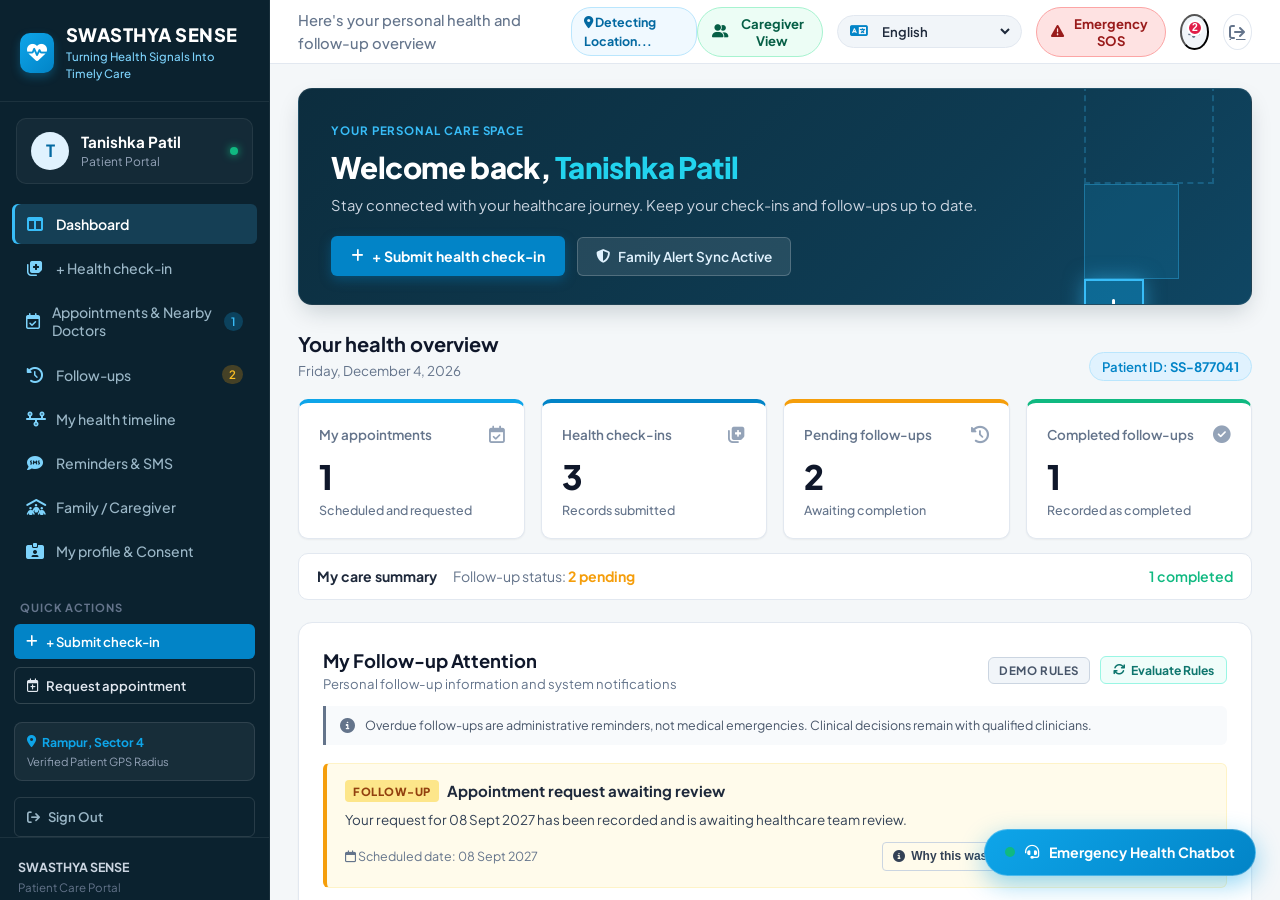
<file: coding/coding/frontend/patient-dashboard.html>
<!DOCTYPE html>
<html lang="en">
<head>
  <meta charset="UTF-8">
  <meta name="viewport" content="width=device-width, initial-scale=1.0">
  <title>SWASTHYA SENSE | Patient & Caregiver Portal</title>
  
  <!-- Modern Clean Healthcare Fonts -->
  <link rel="preconnect" href="https://fonts.googleapis.com">
  <link rel="preconnect" href="https://fonts.gstatic.com" crossorigin>
  <link href="https://fonts.googleapis.com/css2?family=Plus+Jakarta+Sans:wght@400;500;600;700;800&family=Noto+Sans+Bengali:wght@400;500;600;700&family=Noto+Sans+Devanagari:wght@400;500;600;700&display=swap" rel="stylesheet">
  
  <!-- Font Awesome Icons -->
  <link rel="stylesheet" href="https://cdnjs.cloudflare.com/ajax/libs/font-awesome/6.5.2/css/all.min.css">
  
  <link rel="stylesheet" href="styles.css">
</head>
<body>

<div class="app-layout">

  <!-- =========================================================================
       SIDEBAR NAVIGATION
       ========================================================================= -->
  <aside class="sidebar">
    <!-- Brand -->
    <div class="sidebar-brand">
      <div class="brand-logo-wrap">
        <div class="brand-logo-icon">
          <i class="fa-solid fa-heart-pulse"></i>
        </div>
        <div>
          <div class="brand-name">SWASTHYA SENSE</div>
          <div class="brand-tagline" data-i18n="brand_tagline">Turning Health Signals Into Timely Care</div>
        </div>
      </div>
    </div>

    <!-- User Card -->
    <div class="sidebar-user-card">
      <div class="user-avatar" id="sidebarAvatar">T</div>
      <div class="user-info">
        <div class="user-name" id="sidebarUserName">tanishka</div>
        <div class="user-role" data-i18n="role_patient">Patient Portal</div>
      </div>
      <div class="user-status-dot" title="Active Monitoring"></div>
    </div>

    <!-- Navigation Menu -->
    <nav class="sidebar-nav">
      <button class="nav-item active" data-tab="dashboard">
        <i class="fa-solid fa-table-columns"></i>
        <span data-i18n="nav_dashboard">Dashboard</span>
      </button>

      <button class="nav-item" data-tab="checkin">
        <i class="fa-solid fa-notes-medical"></i>
        <span data-i18n="nav_checkin">+ Health check-in</span>
      </button>

      <button class="nav-item" data-tab="appointments">
        <i class="fa-regular fa-calendar-check"></i>
        <span data-i18n="nav_appointments">Appointments & Nearby Doctors</span>
        <span class="nav-badge badge-cyan" id="badgeAppointments">1</span>
      </button>

      <button class="nav-item" data-tab="followups">
        <i class="fa-solid fa-clock-rotate-left"></i>
        <span data-i18n="nav_followups">Follow-ups</span>
        <span class="nav-badge badge-amber" id="badgeFollowups">2</span>
      </button>

      <button class="nav-item" data-tab="timeline">
        <i class="fa-solid fa-timeline"></i>
        <span data-i18n="nav_timeline">My health timeline</span>
      </button>

      <button class="nav-item" data-tab="reminders">
        <i class="fa-solid fa-comment-sms"></i>
        <span data-i18n="nav_reminders">Reminders</span>
      </button>

      <button class="nav-item" data-tab="family">
        <i class="fa-solid fa-people-roof"></i>
        <span data-i18n="nav_family">Family / Caregiver</span>
      </button>

      <button class="nav-item" data-tab="profile">
        <i class="fa-solid fa-id-card-clip"></i>
        <span data-i18n="nav_profile">My profile</span>
      </button>
    </nav>

    <!-- Quick Actions -->
    <div class="sidebar-section-title" data-i18n="quick_actions_title">QUICK ACTIONS</div>
    <div class="sidebar-quick-actions">
      <button class="quick-action-btn" id="btnQuickCheckin">
        <i class="fa-solid fa-plus"></i>
        <span data-i18n="quick_checkin">+ Submit check-in</span>
      </button>

      <button class="quick-action-btn outline" id="btnQuickAppointment">
        <i class="fa-regular fa-calendar-plus"></i>
        <span data-i18n="quick_appointment">Request appointment</span>
      </button>

      <!-- Active Location Station -->
      <div style="background: rgba(255,255,255,0.05); border: 1px solid rgba(255,255,255,0.1); border-radius: 8px; padding: 10px 12px; margin-top: 10px; font-size: 0.76rem;">
        <div style="color: var(--brand-teal); font-weight: 700; display: flex; align-items: center; gap: 6px; margin-bottom: 2px;">
          <i class="fa-solid fa-location-dot"></i> <span id="sidebarCityName">Rampur, Sector 4</span>
        </div>
        <div style="color: #94a3b8; font-size: 0.7rem;">Verified Patient GPS Radius</div>
      </div>

      <!-- Sign Out -->
      <a href="index.html" class="quick-action-btn outline" style="margin-top: 8px; color: #9bb7c7; border-color: rgba(255,255,255,0.12); text-decoration: none;">
        <i class="fa-solid fa-arrow-right-from-bracket"></i>
        <span>Sign Out</span>
      </a>
    </div>

    <!-- Footer -->
    <div class="sidebar-footer">
      <div class="footer-title">SWASTHYA SENSE</div>
      <div class="footer-sub" data-i18n="footer_sub">Patient Care Portal</div>
      <div class="footer-motto" data-i18n="footer_motto">No Patient Lost in the Follow-up Process.</div>
    </div>
  </aside>

  <!-- =========================================================================
       MAIN CONTENT CONTAINER
       ========================================================================= -->
  <main class="main-content">

    <!-- Top Header -->
    <header class="top-header">
      <div class="header-left">
        <button class="mobile-toggle" id="mobileMenuBtn" aria-label="Toggle Navigation">
          <i class="fa-solid fa-bars"></i>
        </button>
        <span class="text-greeting" data-i18n="header_greeting">Here's your personal health and follow-up overview</span>
        <div class="header-location-pill" id="headerLocationPill" title="Click to view nearby verified doctors">
          <i class="fa-solid fa-location-dot"></i>
          <span id="dispCurrentLocationText">Detecting Location...</span>
        </div>
      </div>

      <div class="header-right">
        <!-- Caregiver Toggle Button -->
        <button class="btn-caregiver-toggle" id="btnCaregiverToggle" title="Toggle between Patient and Family Caregiver perspective">
          <i class="fa-solid fa-user-group"></i>
          <span id="caregiverModeLabel" data-i18n="caregiver_mode_btn">Caregiver View</span>
        </button>

        <!-- 5-Language Selector -->
        <div class="language-dropdown-wrapper">
          <i class="fa-solid fa-language lang-icon"></i>
          <select id="languageSelect" class="lang-select" aria-label="Language Selector">
            <option value="en">English</option>
            <option value="hi">हिन्दी (Hindi)</option>
            <option value="mr">मराठी (Marathi)</option>
            <option value="as">অসমীয়া (Assamese)</option>
            <option value="bn">বাংলা (Bengali)</option>
          </select>
        </div>

        <!-- Emergency SOS Button -->
        <button class="btn-emergency" id="btnEmergencyTrigger" title="Immediate family and facility SOS alert">
          <i class="fa-solid fa-triangle-exclamation"></i>
          <span data-i18n="emergency_sos">Emergency SOS</span>
        </button>

        <!-- Notification Bell -->
        <button class="header-action-bell" id="btnHeaderBell" aria-label="Alerts">
          <i class="fa-regular fa-bell"></i>
          <span class="bell-dot" id="bellAlertCount">1</span>
        </button>

        <!-- Sign Out -->
        <a href="index.html" class="btn-logout" title="Sign Out">
          <i class="fa-solid fa-arrow-right-from-bracket"></i>
        </a>
      </div>
    </header>

    <!-- Scrollable Content Body -->
    <div class="content-scroll">

      <!-- Dynamic Emergency Broadcast Banner (Appears when critical rule triggers) -->
      <div id="autoEmergencyBanner"></div>

      <!-- =====================================================================
           TAB 1: DASHBOARD
           ===================================================================== -->
      <section id="tab-dashboard" class="tab-pane active">

        <!-- Hero Banner -->
        <div class="hero-banner">
          <div class="hero-content">
            <div class="hero-pill" data-i18n="hero_pill">YOUR PERSONAL CARE SPACE</div>
            <h1 class="hero-heading">
              <span data-i18n="hero_welcome">Welcome back,</span> <span class="highlight-name" id="heroPatientName">tanishka</span>
            </h1>
            <p class="hero-subtext" data-i18n="hero_subtext">
              Stay connected with your healthcare journey. Keep your check-ins and follow-ups up to date.
            </p>
            <div class="hero-cta-group">
              <button class="btn-hero-action" id="btnHeroCheckin">
                <i class="fa-solid fa-plus"></i>
                <span data-i18n="btn_submit_checkin">+ Submit health check-in</span>
              </button>
              <button class="btn-hero-secondary" id="btnHeroEmergencyNotice">
                <i class="fa-solid fa-shield-halved"></i>
                <span data-i18n="family_alert_active">Family Alert Sync Active</span>
              </button>
            </div>
          </div>

          <div class="hero-illustration">
            <div class="pulse-ring">
              <div class="ring-outer"></div>
              <div class="ring-middle"></div>
              <div class="ring-inner">
                <i class="fa-solid fa-plus pulse-icon"></i>
              </div>
            </div>
          </div>
        </div>

        <!-- Section Header -->
        <div class="section-header-row">
          <div>
            <h2 class="section-title" data-i18n="overview_title">Your health overview</h2>
            <div class="section-subtitle" id="dashboardDateText">Saturday, 31 October 2026</div>
          </div>
          <div class="patient-id-badge">
            <span data-i18n="patient_id_label">Patient ID:</span> <strong>SS-877041</strong>
          </div>
        </div>

        <!-- 4 KPI Metrics Grid -->
        <div class="kpi-grid">
          <div class="kpi-card kpi-appointments">
            <div class="kpi-top">
              <span class="kpi-label" data-i18n="kpi_appointments">My appointments</span>
              <div class="kpi-icon"><i class="fa-regular fa-calendar-check"></i></div>
            </div>
            <div class="kpi-value" id="kpiAppointmentsVal">1</div>
            <div class="kpi-subtext" data-i18n="kpi_appointments_sub">Scheduled and requested</div>
          </div>

          <div class="kpi-card kpi-checkins">
            <div class="kpi-top">
              <span class="kpi-label" data-i18n="kpi_checkins">Health check-ins</span>
              <div class="kpi-icon"><i class="fa-solid fa-notes-medical"></i></div>
            </div>
            <div class="kpi-value" id="kpiCheckinsVal">0</div>
            <div class="kpi-subtext" data-i18n="kpi_checkins_sub">Records submitted</div>
          </div>

          <div class="kpi-card kpi-pending">
            <div class="kpi-top">
              <span class="kpi-label" data-i18n="kpi_pending">Pending follow-ups</span>
              <div class="kpi-icon"><i class="fa-solid fa-clock-rotate-left"></i></div>
            </div>
            <div class="kpi-value" id="kpiPendingVal">2</div>
            <div class="kpi-subtext" data-i18n="kpi_pending_sub">Awaiting completion</div>
          </div>

          <div class="kpi-card kpi-completed">
            <div class="kpi-top">
              <span class="kpi-label" data-i18n="kpi_completed">Completed follow-ups</span>
              <div class="kpi-icon"><i class="fa-solid fa-circle-check"></i></div>
            </div>
            <div class="kpi-value" id="kpiCompletedVal">1</div>
            <div class="kpi-subtext" data-i18n="kpi_completed_sub">Recorded as completed</div>
          </div>
        </div>

        <!-- Summary Strip -->
        <div class="summary-strip-row" style="display: flex; justify-content: space-between; align-items: center; background: #ffffff; border: 1px solid var(--border-light); padding: 12px 18px; border-radius: var(--radius-md); margin-bottom: 22px; font-size: 0.88rem;">
          <div style="display: flex; gap: 16px; align-items: center;">
            <strong style="color: var(--text-main);" data-i18n="my_care_summary">My care summary</strong>
            <span style="color: var(--text-muted);"><span data-i18n="followup_status_prefix">Follow-up status:</span> <strong style="color: var(--brand-amber);"><span id="summaryPendingCount">2</span> pending</strong></span>
          </div>
          <div style="color: var(--brand-emerald); font-weight: 600;">
            <span id="summaryCompletedCount">1</span> completed
          </div>
        </div>

        <!-- Attention Engine Card (Primary USP) -->
        <div class="attention-engine-card">
          <div class="attention-header">
            <div>
              <div class="attention-title" data-i18n="attention_title">My Follow-up Attention</div>
              <div class="attention-subtitle" data-i18n="attention_subtitle">Personal follow-up information and system notifications</div>
            </div>
            <div class="attention-badges">
              <span class="badge-demo-rules" data-i18n="badge_demo_rules">DEMO RULES</span>
              <button class="btn-refresh-rules" id="btnReevaluateRules" title="Re-evaluate rule thresholds against latest telemetry">
                <i class="fa-solid fa-arrows-rotate"></i>
                <span data-i18n="btn_evaluate">Evaluate Rules</span>
              </button>
            </div>
          </div>

          <div class="clinical-disclaimer-box">
            <i class="fa-solid fa-circle-info disclaimer-icon"></i>
            <span data-i18n="clinical_disclaimer">
              Overdue follow-ups are administrative reminders, not medical emergencies. Clinical decisions remain with qualified clinicians.
            </span>
          </div>

          <!-- Dynamic Alerts Stream -->
          <div class="alerts-stream" id="attentionAlertsContainer">
            <!-- Populated dynamically by app.js -->
          </div>
        </div>

        <!-- Dashboard Split Grid: Vitals & Family Sync Status -->
        <div class="dashboard-split-grid">
          <!-- Vitals Card -->
          <div class="surface-card">
            <div class="surface-card-header">
              <div>
                <h3 class="card-title" data-i18n="vitals_change_title">Recent Vitals & Change Detection</h3>
                <p class="card-sub" data-i18n="vitals_change_sub">Compared against baseline clinical thresholds</p>
              </div>
              <span class="badge-patient-reported" data-i18n="badge_patient_reported">Patient-Reported</span>
            </div>

            <div class="vitals-row" id="dashboardVitalsRow">
              <!-- Rendered dynamically -->
            </div>

            <div class="delta-callout" id="deltaCalloutBox">
              <i class="fa-solid fa-chart-line"></i>
              <span>Vitals stable within configured post-treatment safety limits.</span>
            </div>
          </div>

          <!-- Family Sync Status Card -->
          <div class="surface-card family-accent-card">
            <div class="surface-card-header">
              <div>
                <h3 class="card-title" data-i18n="family_sync_title">Caregiver & Family Sync</h3>
                <p class="card-sub" data-i18n="family_sync_sub">Live emergency alert synchronization</p>
              </div>
              <span class="badge-active-sync" data-i18n="badge_sync_live">SYNC LIVE</span>
            </div>

            <div class="family-mini-status">
              <div style="display: flex; align-items: center; gap: 12px; margin-bottom: 12px;">
                <div style="width: 42px; height: 42px; border-radius: 50%; background: #e0f2fe; color: #0284c7; display: flex; align-items: center; justify-content: center; font-weight: 700; font-size: 1.1rem;">
                  <i class="fa-solid fa-shield-cat"></i>
                </div>
                <div>
                  <div style="font-weight: 700; color: var(--text-main);" id="dashFamilyMemberName">Rajesh Sharma</div>
                  <div style="font-size: 0.78rem; color: var(--text-muted);"><span data-i18n="family_contact_label">Mobile:</span> <span id="dashFamilyPhone">+91 98765 43210</span></div>
                </div>
              </div>
              <div style="font-size: 0.8rem; color: #475569; background: #f8fafc; border: 1px solid var(--border-light); padding: 8px 12px; border-radius: 6px; margin-bottom: 12px;">
                <span data-i18n="family_lang_label">Preferred Language:</span> <strong id="dashFamilyLang">Hindi (हिन्दी)</strong>
              </div>
              <div style="font-size: 0.76rem; color: #64748b; margin-bottom: 14px;">
                <span data-i18n="family_last_sms">Last SMS Dispatch:</span> <span id="dashFamilyLastMsg">Routine Follow-up Reminder (10:30 AM)</span>
              </div>
              <div style="display: flex; gap: 8px;">
                <button class="btn-hero-action" style="padding: 7px 12px; font-size: 0.78rem; border-radius: 6px;" id="btnOpenFamilyTab" data-i18n="btn_manage_family">Manage Caregiver</button>
                <button class="btn-hero-secondary" style="padding: 7px 12px; font-size: 0.78rem; border-radius: 6px;" id="btnSendTestFamilyAlert" data-i18n="btn_test_sms">Test Alert</button>
              </div>
            </div>
          </div>
        </div>

        <!-- Suggested Nearby Doctors Based on Patient's Location -->
        <div class="surface-card" style="margin-top: 22px;">
          <div class="surface-card-header">
            <div>
              <h3 class="card-title" style="display: flex; align-items: center; gap: 8px;">
                <i class="fa-solid fa-location-dot" style="color: var(--brand-teal);"></i>
                <span>Suggested Nearby Doctors & Clinics (Near Your Location)</span>
              </h3>
              <p class="card-sub">Top verified specialists closest to your current detected radius: <strong id="dashSuggestedLoc" style="color: var(--brand-teal);">Rampur, Sector 4</strong></p>
            </div>
            <button class="btn-hero-action" style="padding: 7px 14px; font-size: 0.8rem;" onclick="switchTab('nearby')">
              <i class="fa-solid fa-map-location-dot"></i> View Full Directory
            </button>
          </div>

          <div class="doctors-grid" id="dashSuggestedDoctorsGrid" style="margin-top: 14px;">
            <!-- Populated dynamically by renderNearbyDoctors() based on live location distance -->
          </div>
        </div>

      </section>

      <!-- =====================================================================
           TAB 2: HEALTH CHECK-IN (+ HEALTHCARE WORKER ASSISTED)
           ===================================================================== -->
      <section id="tab-checkin" class="tab-pane">
        <div class="page-header-box">
          <div>
            <h2 class="page-title" data-i18n="checkin_page_title">Patient Health Check-in</h2>
            <p class="page-subtitle" data-i18n="checkin_page_sub">Submit symptom changes and basic measurements for Attention Engine surveillance</p>
          </div>
          <div class="badge-source-info">
            <i class="fa-solid fa-file-shield"></i>
            <span data-i18n="data_source_label">Clearly distinguishes patient-reported data from clinician-verified records</span>
          </div>
        </div>

        <form id="healthCheckinForm">
          <div class="form-layout-grid">
            <div class="form-container-card">

              <!-- ASHA Assistance Toggle -->
              <div style="background: #f0fdf4; border: 1px solid #bbf7d0; padding: 12px 16px; border-radius: var(--radius-md); margin-bottom: 20px; display: flex; align-items: center; justify-content: space-between;">
                <div style="display: flex; align-items: center; gap: 12px;">
                  <i class="fa-solid fa-user-nurse" style="color: #16a34a; font-size: 1.2rem;"></i>
                  <div>
                    <strong style="color: #166534; font-size: 0.88rem;">Healthcare-Worker Assisted Check-in</strong>
                    <div style="font-size: 0.78rem; color: #15803d;">Check this if ASHA worker or nurse assisted during home visit</div>
                  </div>
                </div>
                <label style="display: flex; align-items: center; gap: 6px; cursor: pointer;">
                  <input type="checkbox" id="checkAssistedByAsha" style="width: 18px; height: 18px; accent-color: #16a34a;">
                  <span style="font-size: 0.82rem; font-weight: 600; color: #166534;">ASHA Assisted</span>
                </label>
              </div>

              <!-- Section 1: Symptoms -->
              <div class="form-section">
                <div class="form-section-heading" data-i18n="symptoms_heading">1. Select Symptoms You Are Experiencing</div>
                <div class="form-section-tip" data-i18n="symptoms_tip">Check any symptom that started or worsened in the last 48 hours</div>

                <div class="symptoms-chips-grid">
                  <label class="symptom-chip">
                    <input type="checkbox" name="symptoms" value="chest_pain">
                    <div class="chip-content">
                      <i class="fa-solid fa-heart-crack"></i>
                      <span data-i18n="sym_chest_pain">Chest Pain / Heaviness</span>
                    </div>
                  </label>

                  <label class="symptom-chip">
                    <input type="checkbox" name="symptoms" value="shortness_breath">
                    <div class="chip-content">
                      <i class="fa-solid fa-lungs"></i>
                      <span data-i18n="sym_shortness_breath">Shortness of Breath</span>
                    </div>
                  </label>

                  <label class="symptom-chip">
                    <input type="checkbox" name="symptoms" value="dizziness">
                    <div class="chip-content">
                      <i class="fa-solid fa-head-side-cough"></i>
                      <span data-i18n="sym_dizziness">Dizziness / Lightheadedness</span>
                    </div>
                  </label>

                  <label class="symptom-chip">
                    <input type="checkbox" name="symptoms" value="swelling">
                    <div class="chip-content">
                      <i class="fa-solid fa-socks"></i>
                      <span data-i18n="sym_swelling">Swelling in Feet / Ankles</span>
                    </div>
                  </label>

                  <label class="symptom-chip">
                    <input type="checkbox" name="symptoms" value="fever">
                    <div class="chip-content">
                      <i class="fa-solid fa-temperature-arrow-up"></i>
                      <span data-i18n="sym_fever">Fever or Chills</span>
                    </div>
                  </label>

                  <label class="symptom-chip">
                    <input type="checkbox" name="symptoms" value="fatigue">
                    <div class="chip-content">
                      <i class="fa-solid fa-bed"></i>
                      <span data-i18n="sym_fatigue">Severe Fatigue / Weakness</span>
                    </div>
                  </label>

                  <label class="symptom-chip">
                    <input type="checkbox" name="symptoms" value="headache">
                    <div class="chip-content">
                      <i class="fa-solid fa-brain"></i>
                      <span data-i18n="sym_headache">Severe Throbbing Headache</span>
                    </div>
                  </label>

                  <label class="symptom-chip">
                    <input type="checkbox" name="symptoms" value="cough">
                    <div class="chip-content">
                      <i class="fa-solid fa-virus"></i>
                      <span data-i18n="sym_cough">Persistent Cough</span>
                    </div>
                  </label>
                </div>

                <div style="margin-top: 14px;">
                  <label class="form-label" style="font-weight: 600; font-size: 0.85rem;" data-i18n="symptom_notes_label">Describe your symptoms in your own words (Free Text)</label>
                  <textarea id="symptomNotes" class="form-input" rows="3" placeholder="Explain how you are feeling, when it started, or if any medicine relieved it..." style="width: 100%; border-radius: var(--radius-sm); padding: 10px; border: 1px solid var(--border-light); font-size: 0.85rem;"></textarea>
                  <div style="font-size: 0.74rem; color: #64748b; margin-top: 4px;" data-i18n="symptom_notes_hint">AI Support Module can automatically translate and summarize this for clinician review.</div>
                </div>
              </div>

              <!-- Section 2: Vitals -->
              <div class="form-section">
                <div class="form-section-heading" data-i18n="vitals_heading">2. Basic Health Measurements</div>
                <div class="form-section-tip" data-i18n="vitals_tip">Enter any measurements taken today with home monitors or ASHA kit</div>

                <div style="display: grid; grid-template-columns: repeat(auto-fit, minmax(200px, 1fr)); gap: 16px; margin-top: 14px;">
                  <div>
                    <label class="form-label" style="font-weight: 600; font-size: 0.82rem;" data-i18n="bp_sys_label">Systolic BP (mmHg)</label>
                    <input type="number" id="inputSysBP" class="form-input" placeholder="e.g. 135" min="70" max="260" style="width: 100%; padding: 9px; border: 1px solid var(--border-light); border-radius: 6px;">
                    <div id="hintSysBP" style="font-size: 0.72rem; color: #64748b; margin-top: 4px;" data-i18n="hint_bp_sys">Normal: 90 - 120 mmHg</div>
                  </div>

                  <div>
                    <label class="form-label" style="font-weight: 600; font-size: 0.82rem;" data-i18n="bp_dia_label">Diastolic BP (mmHg)</label>
                    <input type="number" id="inputDiaBP" class="form-input" placeholder="e.g. 88" min="40" max="150" style="width: 100%; padding: 9px; border: 1px solid var(--border-light); border-radius: 6px;">
                    <div id="hintDiaBP" style="font-size: 0.72rem; color: #64748b; margin-top: 4px;" data-i18n="hint_bp_dia">Normal: 60 - 80 mmHg</div>
                  </div>

                  <div>
                    <label class="form-label" style="font-weight: 600; font-size: 0.82rem;" data-i18n="spo2_label">Blood Oxygen SpO2 (%)</label>
                    <input type="number" id="inputSpO2" class="form-input" placeholder="e.g. 97" min="60" max="100" style="width: 100%; padding: 9px; border: 1px solid var(--border-light); border-radius: 6px;">
                    <div id="hintSpO2" style="font-size: 0.72rem; color: #64748b; margin-top: 4px;" data-i18n="hint_spo2">Normal: 95 - 100% (Critical: &lt; 92%)</div>
                  </div>

                  <div>
                    <label class="form-label" style="font-weight: 600; font-size: 0.82rem;" data-i18n="pulse_label">Pulse / Heart Rate (bpm)</label>
                    <input type="number" id="inputHeartRate" class="form-input" placeholder="e.g. 78" min="35" max="220" style="width: 100%; padding: 9px; border: 1px solid var(--border-light); border-radius: 6px;">
                    <div style="font-size: 0.72rem; color: #64748b; margin-top: 4px;">Normal: 60 - 100 bpm</div>
                  </div>

                  <div>
                    <label class="form-label" style="font-weight: 600; font-size: 0.82rem;">Body Temp (°F)</label>
                    <input type="number" step="0.1" id="inputTemp" class="form-input" placeholder="e.g. 98.6" min="94" max="107" style="width: 100%; padding: 9px; border: 1px solid var(--border-light); border-radius: 6px;">
                    <div style="font-size: 0.72rem; color: #64748b; margin-top: 4px;">Normal: 97.5 - 99.0 °F</div>
                  </div>

                  <div>
                    <label class="form-label" style="font-weight: 600; font-size: 0.82rem;">Random Blood Sugar (mg/dL)</label>
                    <input type="number" id="inputSugar" class="form-input" placeholder="e.g. 110" min="40" max="500" style="width: 100%; padding: 9px; border: 1px solid var(--border-light); border-radius: 6px;">
                    <div style="font-size: 0.72rem; color: #64748b; margin-top: 4px;">Target: 80 - 140 mg/dL</div>
                  </div>
                </div>
              </div>

              <!-- Section 3: File Attachment -->
              <div class="form-section">
                <div class="form-section-heading">3. Optional Photo or Prescription Attachment</div>
                <div class="form-section-tip">Upload photo of BP monitor screen, lab report, or prescription</div>

                <div id="fileDropzone" style="border: 2px dashed #cbd5e1; border-radius: var(--radius-md); padding: 20px; text-align: center; cursor: pointer; background: #f8fafc; transition: all 0.2s;">
                  <i class="fa-solid fa-cloud-arrow-up" style="font-size: 2rem; color: var(--brand-teal); margin-bottom: 8px;"></i>
                  <div style="font-size: 0.85rem; font-weight: 600; color: var(--text-main);">Drag & Drop file here or Click to Browse</div>
                  <div style="font-size: 0.74rem; color: #64748b; margin-top: 4px;">Supported: JPG, PNG, PDF (Max 5MB)</div>
                  <input type="file" id="attachmentInput" style="display: none;" accept="image/*,application/pdf">
                  <div id="attachmentFileName" style="font-size: 0.8rem; font-weight: 600; color: var(--brand-emerald); margin-top: 8px;"></div>
                </div>
              </div>

              <!-- Form Buttons -->
              <div style="display: flex; gap: 12px; margin-top: 24px; justify-content: flex-end; align-items: center;">
                <button type="button" class="btn-hero-secondary" id="btnPrefillSampleCheckin">
                  <i class="fa-solid fa-vial"></i> Prefill High-Risk Sample (Rule CR-01 Trigger)
                </button>
                <button type="submit" class="btn-hero-action" style="padding: 10px 24px;">
                  <i class="fa-solid fa-paper-plane"></i> Submit Check-in Record
                </button>
              </div>

            </div>
          </div>
        </form>
      </section>

      <!-- =====================================================================
           TAB 3: APPOINTMENTS & NEARBY DOCTORS (MERGED SECTION)
           ===================================================================== -->
      <section id="tab-appointments" class="tab-pane">
        <div class="page-header-box">
          <div>
            <div class="hero-pill-mini"><i class="fa-solid fa-stethoscope"></i> INTEGRATED CLINICAL CARE & PROVIDERS</div>
            <h2 class="page-title" data-i18n="nav_appointments">Appointments & Nearby Doctors</h2>
            <p class="page-subtitle">Track scheduled clinician consultations, request follow-ups, and discover verified nearby doctors & emergency ICUs in your GPS radius</p>
          </div>
          <button class="btn-hero-action" id="btnOpenRequestAppointmentModal">
            <i class="fa-regular fa-calendar-plus"></i> <span data-i18n="quick_appointment">Request New Appointment</span>
          </button>
        </div>

        <!-- Merged Subnav Controls -->
        <div class="merged-subnav-bar">
          <div class="subnav-pills-cluster">
            <button type="button" class="subnav-pill active" id="btnViewAllMerged">
              <i class="fa-solid fa-layer-group"></i> <span>All (Appointments & Doctors)</span>
            </button>
            <button type="button" class="subnav-pill" id="btnViewAppointmentsOnly">
              <i class="fa-regular fa-calendar-check"></i> <span>My Appointments</span> (<span id="pillApptCount">1</span>)
            </button>
            <button type="button" class="subnav-pill" id="btnViewNearbyOnly">
              <i class="fa-solid fa-map-location-dot"></i> <span>Nearby Doctors & ICUs</span>
            </button>
          </div>
          <div class="subnav-right-indicator">
            <i class="fa-solid fa-location-dot" style="color: #38bdf8;"></i>
            <span id="mergedLocStationText">GPS: Rampur / Pune Medical Radius</span>
          </div>
        </div>

        <!-- SUB-SECTION 1: APPOINTMENTS QUEUE -->
        <div class="merged-section-block" id="blockAppointments">
          <div class="merged-section-head">
            <div class="merged-section-title">
              <i class="fa-regular fa-calendar-check" style="color: #38bdf8;"></i>
              <span>My Scheduled & Completed Consultations</span>
            </div>
            <div style="font-size: 0.74rem; color: #94a3b8;">
              Assigned Clinician: <strong style="color: #fff;">Dr. Ananya Sharma (Cardiology)</strong>
            </div>
          </div>

          <div class="appointments-view-grid">
            <div>
              <h3 style="font-size: 0.95rem; font-weight: 700; color: var(--text-main); margin-bottom: 12px; display: flex; align-items: center; gap: 8px;">
                <span>Upcoming / Pending Consultations</span>
                <span class="badge-count" id="countUpcomingAppointments">1</span>
              </h3>
              <div class="appointments-list" id="upcomingAppointmentsList">
                <!-- Rendered dynamically -->
              </div>
            </div>

            <div>
              <h3 style="font-size: 0.95rem; font-weight: 700; color: var(--text-main); margin-bottom: 12px; display: flex; align-items: center; gap: 8px;">
                <span>Past & Completed Visits</span>
                <span class="badge-count" id="countPastAppointments">1</span>
              </h3>
              <div class="appointments-list" id="pastAppointmentsList">
                <!-- Rendered dynamically -->
              </div>
            </div>
          </div>
        </div>

        <!-- SUB-SECTION 2: NEARBY DOCTORS & EMERGENCY FACILITIES FINDER -->
        <div class="merged-section-block" id="blockNearbyDoctors" style="margin-top: 28px;">
          <div class="location-hero-bar" style="margin-bottom: 16px;">
            <div class="location-hero-info">
              <span class="location-badge-live"><i class="fa-solid fa-circle-dot"></i> GPS Active</span>
              <h2 class="location-title" data-i18n="nearby_page_title">Find & Book Nearby Doctors & Emergency Facilities</h2>
              <p class="location-subtext" data-i18n="nearby_page_sub">Find verified clinicians, Primary Health Centers (PHC), and 24x7 Emergency Trauma ICUs. Click "Book Appointment" on any provider to schedule directly.</p>
            </div>

            <div class="location-controls-group">
              <button class="btn-gps-detect" id="btnDetectGpsLocation">
                <i class="fa-solid fa-crosshairs"></i>
                <span data-i18n="btn_detect_gps">Detect My GPS Location</span>
              </button>
              <select id="nearbyCitySelect" class="city-select-box">
                <option value="pune">Pune, MH</option>
                <option value="mumbai">Mumbai, MH</option>
                <option value="delhi">New Delhi, DL</option>
                <option value="guwahati">Guwahati, AS</option>
                <option value="kolkata">Kolkata, WB</option>
              </select>
            </div>
          </div>

          <!-- Specialty Filter Chips -->
          <div class="doctors-filter-row" style="margin-bottom: 18px;">
            <button class="doc-filter-chip active" data-category="all" data-i18n="filter_all_doctors">All Providers</button>
            <button class="doc-filter-chip" data-category="cardiology" data-i18n="filter_cardiologists">Cardiologists</button>
            <button class="doc-filter-chip" data-category="general" data-i18n="filter_physicians">General Physicians</button>
            <button class="doc-filter-chip" data-category="emergency" data-i18n="filter_emergency_icu">Emergency / 24x7 ICU</button>
            <button class="doc-filter-chip" data-category="maternal">Maternal & Child Health</button>
          </div>

          <!-- Doctors Grid -->
          <div class="doctors-grid" id="nearbyDoctorsGrid">
            <!-- Populated dynamically by renderNearbyDoctors() -->
          </div>
        </div>
      </section>

      <!-- =====================================================================
           TAB 4: FOLLOW-UPS
           ===================================================================== -->
      <section id="tab-followups" class="tab-pane">
        <div class="page-header-box">
          <div>
            <h2 class="page-title" data-i18n="nav_followups">Follow-up Management Queue</h2>
            <p class="page-subtitle">Ensuring no patient is lost in fragmented care transitions</p>
          </div>
        </div>

        <div class="followup-filter-chips">
          <button class="filter-chip active" data-filter="all">All Follow-ups</button>
          <button class="filter-chip" data-filter="pending">Pending</button>
          <button class="filter-chip" data-filter="overdue">Overdue</button>
          <button class="filter-chip" data-filter="completed">Completed</button>
        </div>

        <div class="followup-cards-container" id="followupCardsList">
          <!-- Rendered dynamically by app.js -->
        </div>
      </section>

      <!-- =====================================================================
           TAB 5: MY HEALTH TIMELINE & REPORTS
           ===================================================================== -->
      <section id="tab-timeline" class="tab-pane">
        <div class="page-header-box">
          <div>
            <h2 class="page-title" data-i18n="nav_timeline">My Health Journey & Timeline</h2>
            <p class="page-subtitle">Chronological record of check-ins, clinical alerts, appointments, and treatment progress</p>
          </div>
          <button class="btn-hero-secondary" onclick="window.print()">
            <i class="fa-solid fa-file-pdf"></i> Export Health Report
          </button>
        </div>

        <div class="timeline-container" id="patientTimelineContainer">
          <!-- Rendered dynamically -->
        </div>
      </section>

      <!-- =====================================================================
           TAB 6: REMINDERS (SMS / WHATSAPP)
           ===================================================================== -->
      <section id="tab-reminders" class="tab-pane">
        <div class="page-header-box">
          <div>
            <h2 class="page-title" data-i18n="nav_reminders">Automated Reminders & Phone Preview</h2>
            <p class="page-subtitle">Simulated multi-channel SMS and WhatsApp notifications dispatched to patient & guardian</p>
          </div>
          <button class="btn-hero-action" id="btnTriggerDemoReminder">
            <i class="fa-solid fa-paper-plane"></i> Dispatch Demo Follow-up Reminder
          </button>
        </div>

        <div style="display: grid; grid-template-columns: 1fr 340px; gap: 24px; align-items: start;">
          <!-- Dispatched Reminders History -->
          <div class="surface-card">
            <div class="surface-card-header">
              <h3 class="card-title">Dispatched Reminder History (<span id="countDispatchedReminders">0</span>)</h3>
              <span class="badge-active-sync">Dual Guardian Enabled</span>
            </div>
            <div id="reminderMessagesList" style="display: flex; flex-direction: column; gap: 12px; margin-top: 14px;">
              <!-- Rendered dynamically -->
            </div>
          </div>

          <!-- Realistic Phone Mockup -->
          <div style="background: #ffffff; border: 1px solid var(--border-light); border-radius: 28px; padding: 16px; box-shadow: var(--shadow-lg);">
            <div style="display: flex; justify-content: center; gap: 12px; margin-bottom: 12px;">
              <button id="phoneTabSMS" class="quick-action-btn" style="padding: 6px 14px; font-size: 0.78rem;">SMS Mode</button>
              <button id="phoneTabWA" class="quick-action-btn outline" style="padding: 6px 14px; font-size: 0.78rem;">WhatsApp Mode</button>
            </div>

            <!-- Phone Screen -->
            <div style="background: #e2e8f0; border-radius: 20px; overflow: hidden; border: 3px solid #1e293b; min-height: 480px; display: flex; flex-direction: column;">
              <!-- Phone Header -->
              <div style="background: #0f172a; color: #fff; padding: 12px 14px; font-size: 0.8rem; display: flex; align-items: center; gap: 10px;">
                <i class="fa-solid fa-shield-heart" style="color: #38bdf8;"></i>
                <div>
                  <div style="font-weight: 700;">SWASTHYA-SENSE</div>
                  <div style="font-size: 0.68rem; color: #94a3b8;">Govt. Verified Healthcare Service</div>
                </div>
              </div>
              <!-- Phone Chat Body -->
              <div id="phoneChatBody" style="flex: 1; padding: 12px; overflow-y: auto; display: flex; flex-direction: column; gap: 10px; background: #e5e7eb;">
                <!-- Filled dynamically by updatePhonePreview() -->
              </div>
            </div>
          </div>
        </div>
      </section>



      <!-- =====================================================================
           TAB 8: FAMILY MEMBER / CAREGIVER SUPPORT
           ===================================================================== -->
      <section id="tab-family" class="tab-pane">
        <div class="page-header-box">
          <div>
            <span class="hero-pill-mini">PRIMARY GUARDIAN SYNCHRONIZATION</span>
            <h2 class="page-title" data-i18n="nav_family">Family Member & Caregiver Support</h2>
            <p class="page-subtitle">Caregiver receives simultaneous automated alerts, reminders, and emergency escalation notifications</p>
          </div>
          <button class="btn-hero-action" id="btnOpenAddFamilyModal">
            <i class="fa-solid fa-user-pen"></i> Edit Caregiver Info
          </button>
        </div>

        <div class="family-portal-grid">
          <!-- Caregiver Profile Display -->
          <div class="surface-card">
            <div class="surface-card-header">
              <h3 class="card-title">Registered Primary Caregiver</h3>
              <span class="badge-active-sync">Consented & Active</span>
            </div>

            <div class="caregiver-profile-display" style="margin-top: 16px;">
              <div class="caregiver-avatar">
                <i class="fa-solid fa-user-shield"></i>
              </div>
              <div style="flex: 1;">
                <h4 class="caregiver-name" id="dispCaregiverName">Rajesh Sharma</h4>
                <div class="caregiver-relation" id="dispCaregiverRelation">Father / Primary Guardian</div>
                <div style="display: flex; flex-direction: column; gap: 6px; margin-top: 10px; font-size: 0.82rem; color: #475569;">
                  <div><i class="fa-solid fa-phone" style="width: 20px; color: var(--brand-teal);"></i> <strong id="dispCaregiverPhone">+91 98765 43210</strong></div>
                  <div><i class="fa-solid fa-envelope" style="width: 20px; color: var(--brand-teal);"></i> <span id="dispCaregiverEmail">rajesh.sharma@example.com</span></div>
                  <div><i class="fa-solid fa-language" style="width: 20px; color: var(--brand-teal);"></i> Preferred SMS Language: <strong id="dispCaregiverLang">Hindi (हिन्दी)</strong></div>
                </div>
              </div>
            </div>

            <div class="family-card-actions" style="margin-top: 20px; display: flex; gap: 10px;">
              <button class="btn-hero-action" id="btnSimulateFamilyEmergency" style="background: var(--brand-crimson);">
                <i class="fa-solid fa-bell"></i> Simulate Critical Family Alert (With Chime)
              </button>
            </div>
          </div>

          <!-- Quick Contact Hub -->
          <div class="surface-card caregiver-contact-hub">
            <div class="surface-card-header">
              <h3 class="hub-title">Frontline & Doctor Hotline</h3>
            </div>
            <p style="font-size: 0.82rem; color: #64748b; margin-top: 6px; margin-bottom: 16px;">
              One-touch direct calling for caregivers during follow-up distress
            </p>

            <div class="contact-buttons-row" style="display: flex; flex-direction: column; gap: 10px;">
              <button class="btn-hero-secondary" id="btnCallDoctor" style="justify-content: flex-start; padding: 12px 16px;">
                <i class="fa-solid fa-user-doctor" style="color: var(--brand-teal); font-size: 1.2rem;"></i>
                <div style="text-align: left; margin-left: 10px;">
                  <div style="font-weight: 700; color: var(--text-main);">Dr. Ananya Sharma (Clinician)</div>
                  <div style="font-size: 0.72rem; color: #64748b;">Direct District Hospital Line: +91 94220 11223</div>
                </div>
              </button>

              <button class="btn-hero-secondary" id="btnCallAsha" style="justify-content: flex-start; padding: 12px 16px;">
                <i class="fa-solid fa-user-nurse" style="color: var(--brand-emerald); font-size: 1.2rem;"></i>
                <div style="text-align: left; margin-left: 10px;">
                  <div style="font-weight: 700; color: var(--text-main);">Sunita Devi (Frontline ASHA Worker)</div>
                  <div style="font-size: 0.72rem; color: #64748b;">Ward 12 PHC Field Phone: +91 98210 99887</div>
                </div>
              </button>
            </div>
          </div>
        </div>

        <!-- Family Alert Dispatch Feed -->
        <div class="surface-card" style="margin-top: 20px;">
          <div class="surface-card-header">
            <div>
              <h3 class="card-title">Family Dispatch Feed (SMS / WhatsApp Delivery Log)</h3>
              <p class="card-sub" id="familySmsFeedSub">Verified dispatch to Rajesh Sharma (+91 98765 43210)</p>
            </div>
            <span class="badge-active-sync" id="familySmsBadge">0 Sent</span>
          </div>
          <div class="family-sms-history" id="familySmsHistoryContainer" style="margin-top: 14px; display: flex; flex-direction: column; gap: 10px;">
            <!-- Rendered dynamically -->
          </div>
        </div>
      </section>

      <!-- =====================================================================
           TAB 9: PROFILE & CONSENT
           ===================================================================== -->
      <section id="tab-profile" class="tab-pane">
        <div class="page-header-box">
          <div>
            <h2 class="page-title" data-i18n="nav_profile">Patient Profile, ABHA & Consent Management</h2>
            <p class="page-subtitle">Module B Registry specifications and consent-based privacy controls</p>
          </div>
        </div>

        <div class="profile-layout-grid">
          <!-- Column 1: Registry Details & Interactive Permissions -->
          <div class="surface-card">
            <h3 class="card-title" style="margin-bottom: 14px;"><i class="fa-solid fa-address-card" style="color: #38bdf8; margin-right: 8px;"></i>Clinical Registry Details</h3>
            <div class="form-grid-2">
              <div>
                <label style="font-size: 0.76rem; color: #64748b; font-weight: 600;">Full Name</label>
                <div style="font-weight: 700; color: var(--text-main); font-size: 1rem;" id="profileCardPatientName">Tanishka Sharma</div>
              </div>

              <div>
                <label style="font-size: 0.76rem; color: #64748b; font-weight: 600;">Unique Patient ID</label>
                <div style="font-weight: 700; color: var(--brand-teal); font-size: 1rem;">SS-877041</div>
              </div>

              <div>
                <label style="font-size: 0.76rem; color: #64748b; font-weight: 600;">Age Band & Gender</label>
                <div style="font-weight: 600; color: var(--text-main);">45-59 years (Adult High-Risk) · Female</div>
              </div>

              <div>
                <label style="font-size: 0.76rem; color: #64748b; font-weight: 600;">Care Programme Category</label>
                <div style="font-weight: 600; color: var(--brand-emerald);">Chronic Hypertension & Post-PCI Surveillance</div>
              </div>

              <div>
                <label style="font-size: 0.76rem; color: #64748b; font-weight: 600;">Preferred Communication Language</label>
                <div style="font-weight: 600; color: var(--text-main);" id="profilePreferredLangDisp">English & Regional</div>
              </div>

              <div>
                <label style="font-size: 0.76rem; color: #64748b; font-weight: 600;">ABHA / ABDM ID (Simulated)</label>
                <div style="font-weight: 600; color: #3b82f6;">91-8842-1092-4412@abdm</div>
              </div>
            </div>

            <!-- Interactive Permission & Consent Stack -->
            <div class="consent-items-stack" style="margin-top: 24px;">
              <div style="display: flex; justify-content: space-between; align-items: center; margin-bottom: 6px;">
                <h4 style="font-size: 0.92rem; font-weight: 700; color: var(--text-main); margin: 0;">
                  <i class="fa-solid fa-user-shield" style="color: #10b981; margin-right: 6px;"></i>Consent & Permissions Manager
                </h4>
                <span class="nav-badge badge-cyan" id="permStatusBadge" style="font-size: 0.68rem; padding: 2px 8px;">All Permissions Active</span>
              </div>

              <div class="perm-card-item">
                <div class="perm-icon-box" style="background: rgba(14,165,233,0.12); color: #38bdf8;">
                  <i class="fa-solid fa-location-crosshairs"></i>
                </div>
                <div class="perm-details">
                  <div class="perm-header-row">
                    <strong>Real-Time GPS Location Permission</strong>
                    <label class="switch-ui">
                      <input type="checkbox" id="profileToggleLocation" checked>
                      <span class="slider-ui"></span>
                    </label>
                  </div>
                  <div class="perm-desc">
                    Allows geolocation routing to verified doctors, PHCs, and 24x7 trauma ICUs in your immediate vicinity.
                  </div>
                </div>
              </div>

              <div class="perm-card-item">
                <div class="perm-icon-box" style="background: rgba(16,185,129,0.12); color: #10b981;">
                  <i class="fa-solid fa-comment-sms"></i>
                </div>
                <div class="perm-details">
                  <div class="perm-header-row">
                    <strong>Primary Caregiver Emergency SMS Alerts</strong>
                    <label class="switch-ui">
                      <input type="checkbox" id="profileToggleCaregiver" checked>
                      <span class="slider-ui"></span>
                    </label>
                  </div>
                  <div class="perm-desc" id="profileCaregiverConsentDesc">
                    Simultaneous critical alert transmission consented for guardian Rajesh Sharma (+91 98765 43210).
                  </div>
                </div>
              </div>

              <div class="perm-card-item">
                <div class="perm-icon-box" style="background: rgba(168,85,247,0.12); color: #a855f7;">
                  <i class="fa-solid fa-brain"></i>
                </div>
                <div class="perm-details">
                  <div class="perm-header-row">
                    <strong>AI Clinical Summaries & Triage Assistance</strong>
                    <label class="switch-ui">
                      <input type="checkbox" id="profileToggleAI" checked>
                      <span class="slider-ui"></span>
                    </label>
                  </div>
                  <div class="perm-desc">
                    Permits non-diagnostic AI assistant to organize symptoms and explain clinical alerts in plain language.
                  </div>
                </div>
              </div>

              <div class="perm-card-item">
                <div class="perm-icon-box" style="background: rgba(245,158,11,0.12); color: #f59e0b;">
                  <i class="fa-solid fa-user-nurse"></i>
                </div>
                <div class="perm-details">
                  <div class="perm-header-row">
                    <strong>ASHA Frontline Home Visit Access</strong>
                    <label class="switch-ui">
                      <input type="checkbox" id="profileToggleAsha" checked>
                      <span class="slider-ui"></span>
                    </label>
                  </div>
                  <div class="perm-desc">
                    Authorizes local facilitator Sunita Devi to record verified doorstep check-in vitals.
                  </div>
                </div>
              </div>

              <!-- Button to open full permission dialog -->
              <button type="button" class="btn-primary" id="btnOpenPermissionModal" style="margin-top: 14px; width: 100%; display: flex; align-items: center; justify-content: center; gap: 8px; background: rgba(14, 165, 233, 0.15); border: 1px solid rgba(14, 165, 233, 0.4); color: #38bdf8; padding: 11px 16px; border-radius: 8px; font-weight: 700; cursor: pointer; transition: all 0.2s;">
                <i class="fa-solid fa-sliders"></i> <span data-i18n="btn_manage_permissions">Authorize / Update System Permissions</span>
              </button>
            </div>

            <div class="audit-info-box" style="margin-top: 20px; font-size: 0.76rem; color: #64748b; background: #f8fafc; padding: 12px; border-radius: 6px; border: 1px solid var(--border-light);">
              <i class="fa-solid fa-shield-halved" style="color: var(--brand-teal);"></i>
              <strong>Data Privacy & Security Guarantee:</strong> All clinical telemetry is handled in compliance with India's Digital Personal Data Protection Act (DPDP) and ABDM standards. Synthetic data is used for demonstration purposes.
            </div>
          </div>

          <!-- Column 2: Swasthya AI Refined Profile Assistant -->
          <div class="surface-card profile-ai-assistant-card" id="profileAiCard">
            <div class="profile-ai-header">
              <div class="ai-avatar-badge">
                <i class="fa-solid fa-brain"></i>
                <span class="ai-pulse-dot"></span>
              </div>
              <div>
                <div class="profile-ai-title">
                  <span data-i18n="profile_ai_title">Swasthya AI Profile Assistant</span>
                  <span class="nav-badge badge-cyan" style="font-size:0.68rem; padding: 2px 8px; margin-left: 8px;">Refined Health Model</span>
                </div>
                <div class="profile-ai-sub" data-i18n="profile_ai_sub">
                  Personalized clinical insights, health history explanation & care guidance
                </div>
              </div>
            </div>

            <!-- Profile Quick Query Chips -->
            <div class="profile-ai-chips-box">
              <div style="font-size: 0.72rem; color: #94a3b8; margin-bottom: 6px; font-weight: 600;">
                <i class="fa-solid fa-wand-magic-sparkles" style="color: #38bdf8;"></i> QUICK CLINICAL QUESTIONS:
              </div>
              <div class="profile-chips-grid" id="profileAiChips">
                <!-- Injected dynamically in current language -->
              </div>
            </div>

            <!-- Interactive Chat Stream -->
            <div class="profile-ai-chat-thread" id="profileAiChatThread">
              <!-- Messages inserted dynamically based on language & questions -->
            </div>

            <!-- Chat Input Footer -->
            <form class="profile-ai-footer" id="profileAiChatForm">
              <input type="text" id="profileAiInput" placeholder="Ask about your diagnosis, vitals trend, or medications..." autocomplete="off">
              <button type="submit" class="profile-ai-send-btn" id="btnSendProfileAi" aria-label="Ask AI Assistant">
                <i class="fa-solid fa-paper-plane"></i>
              </button>
            </form>

            <div class="profile-ai-disclaimer">
              <i class="fa-solid fa-shield-heart" style="color: #38bdf8;"></i>
              <span>AI-Assisted Support Layer · Grounded in verified patient registry data · Non-diagnostic</span>
            </div>
          </div>
        </div>
      </section>

    </div>
  </main>
</div>


<!-- =========================================================================
     MODAL 1: EDIT / REGISTER FAMILY CAREGIVER
     ========================================================================= -->
<div class="modal-overlay" id="modalEditFamily">
  <div class="modal-container">
    <div class="modal-header">
      <h3 class="modal-title">Edit Caregiver & Guardian Info</h3>
      <button class="modal-close-btn" id="btnCloseFamilyModal">&times;</button>
    </div>
    <form id="formEditFamily">
      <div class="modal-body" style="display: flex; flex-direction: column; gap: 14px;">
        <div>
          <label class="form-label" style="font-size: 0.8rem; font-weight: 600;">Caregiver Full Name</label>
          <input type="text" id="inputFamName" class="form-input" required placeholder="e.g. Rajesh Sharma" style="width: 100%; padding: 8px; border: 1px solid var(--border-light); border-radius: 6px;">
        </div>

        <div>
          <label class="form-label" style="font-size: 0.8rem; font-weight: 600;">Relationship to Patient</label>
          <input type="text" id="inputFamRel" class="form-input" required placeholder="e.g. Father, Spouse, Daughter" style="width: 100%; padding: 8px; border: 1px solid var(--border-light); border-radius: 6px;">
        </div>

        <div>
          <label class="form-label" style="font-size: 0.8rem; font-weight: 600;">Caregiver Mobile (For SMS Alerts)</label>
          <input type="tel" id="inputFamPhone" class="form-input" required placeholder="e.g. +91 98765 43210" style="width: 100%; padding: 8px; border: 1px solid var(--border-light); border-radius: 6px;">
        </div>

        <div>
          <label class="form-label" style="font-size: 0.8rem; font-weight: 600;">Caregiver Email (Optional)</label>
          <input type="email" id="inputFamEmail" class="form-input" placeholder="e.g. rajesh@example.com" style="width: 100%; padding: 8px; border: 1px solid var(--border-light); border-radius: 6px;">
        </div>

        <div>
          <label class="form-label" style="font-size: 0.8rem; font-weight: 600;">Preferred SMS Language</label>
          <select id="inputFamLang" class="form-input" style="width: 100%; padding: 8px; border: 1px solid var(--border-light); border-radius: 6px;">
            <option value="en">English</option>
            <option value="hi">हिन्दी (Hindi)</option>
            <option value="mr">मराठी (Marathi)</option>
            <option value="as">অসমীয়া (Assamese)</option>
            <option value="bn">বাংলা (Bengali)</option>
          </select>
        </div>
      </div>
      <div class="modal-footer" style="display: flex; justify-content: flex-end; gap: 10px; margin-top: 16px;">
        <button type="button" class="btn-hero-secondary" id="btnCancelFamilyModal">Cancel</button>
        <button type="submit" class="btn-hero-action">Save Caregiver Info</button>
      </div>
    </form>
  </div>
</div>


<!-- =========================================================================
     MODAL 2: EMERGENCY SOS DISPATCH
     ========================================================================= -->
<div class="modal-overlay" id="modalEmergencySOS">
  <div class="modal-container emergency-modal-style">
    <div class="modal-header">
      <h3 class="modal-title" style="color: var(--brand-crimson);"><i class="fa-solid fa-triangle-exclamation"></i> Emergency SOS Broadcast</h3>
      <button class="modal-close-btn" id="btnCloseSosModal">&times;</button>
    </div>
    <div class="modal-body">
      <div class="emergency-desc">
        Are you experiencing a severe medical emergency (such as severe chest pain, sudden paralysis, or severe respiratory distress)?
      </div>
      <div class="emergency-alert-highlights" style="background: #fef2f2; border: 1px solid #fecaca; padding: 14px; border-radius: 8px; margin: 16px 0; font-size: 0.82rem; color: #991b1b;">
        <div><strong>Confirming will immediately:</strong></div>
        <ul style="margin-left: 20px; margin-top: 6px;">
          <li>Transmit priority SOS coordinates to primary caregiver (<span id="sosCaregiverName">Rajesh Sharma</span>).</li>
          <li>Trigger urgent clinical callback flag for Dr. Ananya Sharma.</li>
          <li>Alert frontline ASHA coordinator Sunita Devi.</li>
          <li>Provide one-touch 108 Emergency Ambulance connection.</li>
        </ul>
      </div>
    </div>
    <div class="modal-footer" style="display: flex; justify-content: flex-end; gap: 10px;">
      <button type="button" class="btn-hero-secondary" id="btnCancelSos">Cancel</button>
      <button type="button" class="btn-danger-large" id="btnConfirmSos" style="background: var(--brand-crimson); color: #fff; padding: 10px 18px; border: none; border-radius: 6px; font-weight: 700; cursor: pointer;">
        <i class="fa-solid fa-phone-volume"></i> Confirm SOS Dispatch
      </button>
    </div>
  </div>
</div>


<!-- =========================================================================
     MODAL 3: REQUEST APPOINTMENT
     ========================================================================= -->
<div class="modal-overlay" id="modalRequestAppointment">
  <div class="modal-container">
    <div class="modal-header">
      <h3 class="modal-title">Request Appointment / Teleconsultation</h3>
      <button class="modal-close-btn" id="btnCloseApptModal">&times;</button>
    </div>
    <form id="formRequestAppointment">
      <div class="modal-body" style="display: flex; flex-direction: column; gap: 14px;">
        <div>
          <label class="form-label" style="font-size: 0.8rem; font-weight: 600;">Appointment Type</label>
          <select id="reqApptType" class="form-input" style="width: 100%; padding: 8px; border: 1px solid var(--border-light); border-radius: 6px;">
            <option value="Routine Follow-up Consult">Routine Follow-up Consult</option>
            <option value="Symptom Follow-up Consult">Symptom Follow-up Consult</option>
            <option value="BP & Medication Review">BP & Medication Review</option>
            <option value="Post-Hospitalization Review">Post-Hospitalization Review</option>
          </select>
        </div>

        <div>
          <label class="form-label" style="font-size: 0.8rem; font-weight: 600;">Preferred Date</label>
          <input type="date" id="reqApptDate" class="form-input" required style="width: 100%; padding: 8px; border: 1px solid var(--border-light); border-radius: 6px;">
        </div>

        <div>
          <label class="form-label" style="font-size: 0.8rem; font-weight: 600;">Preferred Time Slot</label>
          <select id="reqApptTime" class="form-input" style="width: 100%; padding: 8px; border: 1px solid var(--border-light); border-radius: 6px;">
            <option value="10:00 AM - 11:00 AM">Morning: 10:00 AM - 11:00 AM</option>
            <option value="02:00 PM - 03:00 PM">Afternoon: 02:00 PM - 03:00 PM</option>
            <option value="05:00 PM - 06:00 PM">Evening: 05:00 PM - 06:00 PM</option>
          </select>
        </div>

        <div>
          <label class="form-label" style="font-size: 0.8rem; font-weight: 600;">Reason for Visit</label>
          <textarea id="reqApptReason" class="form-input" rows="3" placeholder="Briefly state your concern or reason for follow-up..." style="width: 100%; padding: 8px; border: 1px solid var(--border-light); border-radius: 6px; font-size: 0.82rem;"></textarea>
        </div>
      </div>
      <div class="modal-footer" style="display: flex; justify-content: flex-end; gap: 10px; margin-top: 16px;">
        <button type="button" class="btn-hero-secondary" id="btnCancelApptModal">Cancel</button>
        <button type="submit" class="btn-hero-action">Submit Request</button>
      </div>
    </form>
  </div>
</div>


<!-- =========================================================================
     MODAL 4: PATIENT HEALTHCARE DATA & LOCATION PERMISSION CENTER
     ========================================================================= -->
<div class="modal-overlay" id="modalPermissionConsent">
  <div class="modal-container" style="max-width: 580px; background: #0b222f; border: 1px solid rgba(14, 165, 233, 0.35); border-radius: 16px; box-shadow: 0 20px 50px rgba(0,0,0,0.6); overflow: hidden;">
    <div class="modal-header" style="background: linear-gradient(135deg, #0f2d3e, #071922); padding: 18px 22px; border-bottom: 1px solid rgba(255, 255, 255, 0.1);">
      <div style="display: flex; align-items: center; gap: 12px;">
        <div style="width: 42px; height: 42px; border-radius: 10px; background: rgba(14,165,233,0.18); display: flex; align-items: center; justify-content: center; color: #38bdf8; font-size: 1.25rem;">
          <i class="fa-solid fa-shield-halved"></i>
        </div>
        <div>
          <h3 class="modal-title" style="font-size: 1.05rem; margin: 0; color: #fff;">Healthcare Data & Location Access Permissions</h3>
          <p style="font-size: 0.72rem; color: #38bdf8; margin: 2px 0 0 0;">Consent-First Architecture · DPDP & ABDM Compliant</p>
        </div>
      </div>
      <button class="modal-close-btn" id="btnClosePermissionModal" style="color: #94a3b8; font-size: 1.4rem; background: none; border: none; cursor: pointer;">&times;</button>
    </div>

    <div class="modal-body" style="padding: 22px; display: flex; flex-direction: column; gap: 14px; background: #071720;">
      <p style="font-size: 0.8rem; color: #cbd5e1; margin-bottom: 4px; line-height: 1.45;">
        To deliver proactive early warning signals, prevent dropped follow-ups, and route you to verified nearby emergency facilities, Swasthya Sense requires your informed consent before accessing device data:
      </p>

      <!-- Permission 1: GPS Geolocation -->
      <div class="perm-card-item">
        <div class="perm-icon-box" style="background: rgba(14,165,233,0.15); color: #38bdf8;">
          <i class="fa-solid fa-location-crosshairs"></i>
        </div>
        <div class="perm-details">
          <div class="perm-header-row">
            <strong>Precise Geolocation (GPS) Access</strong>
            <label class="switch-ui">
              <input type="checkbox" id="modalToggleLocation" checked>
              <span class="slider-ui"></span>
            </label>
          </div>
          <div class="perm-desc">
            Enables radius-based discovery of verified Primary Health Centres (PHCs), cardiologists, and 24x7 trauma ICUs. Location is processed securely on-device.
          </div>
        </div>
      </div>

      <!-- Permission 2: Family Caregiver Emergency Notifications -->
      <div class="perm-card-item">
        <div class="perm-icon-box" style="background: rgba(16,185,129,0.15); color: #10b981;">
          <i class="fa-solid fa-users"></i>
        </div>
        <div class="perm-details">
          <div class="perm-header-row">
            <strong>Caregiver Dual SMS & WhatsApp Alerts</strong>
            <label class="switch-ui">
              <input type="checkbox" id="modalToggleCaregiver" checked>
              <span class="slider-ui"></span>
            </label>
          </div>
          <div class="perm-desc">
            Permits simultaneous automated SMS / WhatsApp alerts to registered primary guardian (<span id="modalPermCaregiverName">Rajesh Sharma</span>) during severe clinical warnings.
          </div>
        </div>
      </div>

      <!-- Permission 3: AI Clinical Processing -->
      <div class="perm-card-item">
        <div class="perm-icon-box" style="background: rgba(168,85,247,0.15); color: #a855f7;">
          <i class="fa-solid fa-brain"></i>
        </div>
        <div class="perm-details">
          <div class="perm-header-row">
            <strong>AI Clinical Summaries & Triage Assistance</strong>
            <label class="switch-ui">
              <input type="checkbox" id="modalToggleAI" checked>
              <span class="slider-ui"></span>
            </label>
          </div>
          <div class="perm-desc">
            Permits refined AI model to translate records into your regional language, structure symptom check-ins, and prepare non-diagnostic clinician case briefs.
          </div>
        </div>
      </div>

      <!-- Permission 4: ASHA Worker Assisted Check-ins -->
      <div class="perm-card-item">
        <div class="perm-icon-box" style="background: rgba(245,158,11,0.15); color: #f59e0b;">
          <i class="fa-solid fa-user-nurse"></i>
        </div>
        <div class="perm-details">
          <div class="perm-header-row">
            <strong>ASHA Frontline Home Visit Access</strong>
            <label class="switch-ui">
              <input type="checkbox" id="modalToggleAsha" checked>
              <span class="slider-ui"></span>
            </label>
          </div>
          <div class="perm-desc">
            Allows local ASHA facilitator (Sunita Devi) to input verified doorstep vitals and assist with appointment scheduling.
          </div>
        </div>
      </div>

      <!-- Actions -->
      <div style="display: flex; gap: 10px; margin-top: 8px; flex-wrap: wrap;">
        <button type="button" class="btn-hero-action" id="btnModalSavePermissions" style="flex: 1; min-width: 200px; padding: 12px 18px; font-weight: 700; background: linear-gradient(135deg, #0ea5e9, #0284c7); border: none; border-radius: 8px; color: #fff; cursor: pointer;">
          <i class="fa-solid fa-circle-check"></i> Grant & Save Permissions
        </button>
        <button type="button" class="btn-hero-secondary" id="btnModalManualLocation" style="padding: 12px 16px; border: 1px solid rgba(255,255,255,0.15); background: transparent; color: #cbd5e1; border-radius: 8px; cursor: pointer;">
          Manual Selection Only
        </button>
      </div>

      <div style="font-size: 0.72rem; color: #64748b; text-align: center; margin-top: 4px;">
        <i class="fa-solid fa-lock" style="color: #10b981;"></i> You can modify or revoke these permissions at any time in "My Profile".
      </div>
    </div>
  </div>
</div>


<!-- =========================================================================
     FLOATING EMERGENCY AI HEALTHCARE CHATBOT (MULTILINGUAL)
     ========================================================================= -->
<div class="emergency-chatbot-pill-btn" id="btnOpenEmergencyChatbot" title="Click to open Emergency Healthcare Assistant">
  <div class="bot-beacon-ring"></div>
  <i class="fa-solid fa-headset"></i>
  <span id="chatbotFabText">Emergency Health Chatbot</span>
</div>

<!-- Floating Chatbot Modal Window -->
<div class="emergency-chatbot-window" id="emergencyChatbotWindow">
  <div class="chat-win-header">
    <div>
      <div class="chat-win-title" id="chatWinTitle">
        <i class="fa-solid fa-shield-heart" style="color: #38bdf8;"></i>
        <span>Emergency Health Assistant</span>
      </div>
      <div class="chat-win-sub" id="chatWinSub">AI Triage · 24x7 Safety · Non-Diagnostic</div>
    </div>
    <button class="chat-win-close" id="btnCloseEmergencyChatbot" aria-label="Close">&times;</button>
  </div>

  <div class="chat-win-body" id="emergencyChatStream">
    <!-- Messages inserted dynamically based on active language -->
  </div>

  <!-- Quick Localized Emergency Chips -->
  <div class="chat-quick-chips" id="emergencyChatChips">
    <!-- Chips inserted dynamically in active language -->
  </div>

  <form class="chat-win-footer" id="emergencyChatForm">
    <input type="text" id="emergencyChatInput" placeholder="Ask symptom or emergency advice..." autocomplete="off">
    <button type="submit" class="chat-send-btn" id="btnSendEmergencyChat" aria-label="Send Message">
      <i class="fa-solid fa-paper-plane"></i>
    </button>
  </form>
</div>

<!-- Toast Notifications -->
<div class="toast-container" id="toastContainer"></div>

<!-- Application Logic -->
<script src="app.js"></script>

<script>
  // Set current date in dashboard header
  const d = new Date();
  const dateStr = d.toLocaleDateString('en-US', { weekday: 'long', day: 'numeric', month: 'long', year: 'numeric' });
  const dateEl = document.getElementById('dashboardDateText');
  if (dateEl) dateEl.textContent = dateStr;
</script>

</body>
</html>
</file>
<file: frontend/styles.css>
/* ==========================================================================
   SWASTHYA SENSE — Precision Healthcare Teal Theme
   Includes:
   - Dashboard, KPI Cards, and Attention Engine
   - Real-Time Geolocation & Nearby Doctor Cards
   - Automatic Emergency Broadcast Banner with Pulsing Red Warning
   - Caregiver & Family Portal
   - 5-Language Typography (Devanagari, Bengali, Latin)
   ========================================================================== */

:root {
  --sidebar-bg: #0b222f;
  --sidebar-hover: #123345;
  --sidebar-active: #153f55;
  --sidebar-text: #9bb7c7;
  --sidebar-text-bright: #ffffff;
  --brand-teal: #0ea5e9;
  --brand-teal-dark: #0369a1;
  --brand-emerald: #10b981;
  --brand-amber: #f59e0b;
  --brand-crimson: #e11d48;
  --brand-rose: #f43f5e;
  --bg-app: #f4f7f9;
  --surface-white: #ffffff;
  --border-light: #e2e8f0;
  --border-subtle: #edf2f7;
  --text-main: #1e293b;
  --text-muted: #64748b;
  --font-family: 'Plus Jakarta Sans', system-ui, -apple-system, BlinkMacSystemFont, 'Segoe UI', Roboto, sans-serif;
  --shadow-sm: 0 1px 2px 0 rgba(0, 0, 0, 0.05);
  --shadow-md: 0 4px 6px -1px rgba(0, 0, 0, 0.07), 0 2px 4px -1px rgba(0, 0, 0, 0.04);
  --shadow-lg: 0 10px 15px -3px rgba(0, 0, 0, 0.08);
  --radius-sm: 6px;
  --radius-md: 10px;
  --radius-lg: 14px;
  --radius-xl: 18px;
  --transition: all 0.2s cubic-bezier(0.16, 1, 0.3, 1);
}

* { box-sizing: border-box; margin: 0; padding: 0; }

body {
  font-family: var(--font-family);
  background-color: var(--bg-app);
  color: var(--text-main);
  line-height: 1.5;
  -webkit-font-smoothing: antialiased;
  overflow-x: hidden;
}

.app-layout {
  display: flex;
  height: 100vh;
  width: 100vw;
  overflow: hidden;
}

/* --------------------------------------------------------------------------
   SIDEBAR
   -------------------------------------------------------------------------- */
.sidebar {
  width: 270px;
  min-width: 270px;
  background-color: var(--sidebar-bg);
  color: var(--sidebar-text);
  display: flex;
  flex-direction: column;
  height: 100%;
  border-right: 1px solid rgba(255, 255, 255, 0.06);
  z-index: 40;
  overflow-y: auto;
  transition: transform 0.3s ease;
}

.sidebar::-webkit-scrollbar { width: 4px; }
.sidebar::-webkit-scrollbar-thumb { background: rgba(255, 255, 255, 0.15); border-radius: 4px; }

.sidebar-brand {
  padding: 24px 20px 18px 20px;
  border-bottom: 1px solid rgba(255, 255, 255, 0.07);
}

.brand-logo-wrap { display: flex; align-items: center; gap: 12px; }

.brand-logo-icon {
  width: 40px;
  height: 40px;
  border-radius: 10px;
  background: linear-gradient(135deg, #0ea5e9, #0284c7);
  display: flex;
  align-items: center;
  justify-content: center;
  color: #ffffff;
  font-size: 1.25rem;
  box-shadow: 0 4px 10px rgba(14, 165, 233, 0.3);
}

.brand-name {
  font-size: 1.15rem;
  font-weight: 800;
  letter-spacing: 0.5px;
  color: #ffffff;
  line-height: 1.2;
}

.brand-tagline {
  font-size: 0.72rem;
  color: #7dd3fc;
  font-weight: 500;
  margin-top: 2px;
}

.sidebar-user-card {
  margin: 16px 16px 10px 16px;
  padding: 12px 14px;
  background: rgba(255, 255, 255, 0.04);
  border: 1px solid rgba(255, 255, 255, 0.07);
  border-radius: var(--radius-md);
  display: flex;
  align-items: center;
  gap: 12px;
  position: relative;
}

.user-avatar {
  width: 38px;
  height: 38px;
  border-radius: 50%;
  background: #e0f2fe;
  color: #0369a1;
  font-weight: 700;
  font-size: 1.05rem;
  display: flex;
  align-items: center;
  justify-content: center;
}

.user-info { flex: 1; min-width: 0; }
.user-name { color: #ffffff; font-weight: 700; font-size: 0.95rem; white-space: nowrap; overflow: hidden; text-overflow: ellipsis; }
.user-role { font-size: 0.75rem; color: #94a3b8; }
.user-status-dot { width: 8px; height: 8px; border-radius: 50%; background-color: var(--brand-emerald); box-shadow: 0 0 8px var(--brand-emerald); }

.sidebar-nav { padding: 10px 12px; display: flex; flex-direction: column; gap: 4px; }
.nav-item {
  display: flex;
  align-items: center;
  gap: 12px;
  width: 100%;
  padding: 11px 14px;
  background: transparent;
  border: none;
  border-radius: var(--radius-sm);
  color: var(--sidebar-text);
  font-family: inherit;
  font-size: 0.88rem;
  font-weight: 500;
  text-align: left;
  cursor: pointer;
  transition: var(--transition);
  position: relative;
}

.nav-item i { width: 18px; font-size: 1rem; text-align: center; color: #7dd3fc; }
.nav-item:hover { background-color: var(--sidebar-hover); color: var(--sidebar-text-bright); }
.nav-item.active { background-color: var(--sidebar-active); color: #ffffff; font-weight: 600; box-shadow: inset 3px 0 0 #38bdf8; }
.nav-item.active i { color: #38bdf8; }

.nav-badge { margin-left: auto; font-size: 0.72rem; padding: 2px 7px; border-radius: 20px; background: rgba(255, 255, 255, 0.12); color: #ffffff; font-weight: 600; }
.badge-amber { background-color: rgba(245, 158, 11, 0.25); color: #fbbf24; }
.badge-cyan { background-color: rgba(14, 165, 233, 0.25); color: #38bdf8; }
.badge-emerald { background-color: rgba(16, 185, 129, 0.25); color: #34d399; }

.sidebar-section-title { padding: 18px 20px 8px 20px; font-size: 0.7rem; font-weight: 700; letter-spacing: 0.08em; color: #64748b; }
.sidebar-quick-actions { padding: 0 14px; display: flex; flex-direction: column; gap: 8px; }
.quick-action-btn {
  display: flex;
  align-items: center;
  gap: 8px;
  width: 100%;
  padding: 9px 12px;
  background: #0284c7;
  color: #ffffff;
  border: none;
  border-radius: var(--radius-sm);
  font-family: inherit;
  font-size: 0.82rem;
  font-weight: 600;
  cursor: pointer;
  transition: var(--transition);
}
.quick-action-btn:hover { background: #0369a1; }
.quick-action-btn.outline { background: transparent; border: 1px solid rgba(255, 255, 255, 0.16); color: #e2e8f0; }
.quick-action-btn.outline:hover { background: rgba(255, 255, 255, 0.06); color: #ffffff; }

.sidebar-footer { margin-top: auto; padding: 20px 18px; border-top: 1px solid rgba(255, 255, 255, 0.07); }
.footer-title { font-size: 0.78rem; font-weight: 700; color: #cbd5e1; }
.footer-sub { font-size: 0.72rem; color: #64748b; margin-top: 2px; }
.footer-motto { font-size: 0.68rem; color: #0ea5e9; font-style: italic; margin-top: 6px; line-height: 1.3; }

/* --------------------------------------------------------------------------
   TOP HEADER
   -------------------------------------------------------------------------- */
.main-content {
  flex: 1;
  display: flex;
  flex-direction: column;
  height: 100%;
  overflow: hidden;
  background-color: var(--bg-app);
}

.top-header {
  height: 64px;
  background: var(--surface-white);
  border-bottom: 1px solid var(--border-light);
  display: flex;
  align-items: center;
  justify-content: space-between;
  padding: 0 28px;
  z-index: 30;
}

.header-left { display: flex; align-items: center; gap: 16px; }
.mobile-toggle { display: none; font-size: 1.25rem; color: var(--text-muted); cursor: pointer; }
.text-greeting { font-size: 0.92rem; font-weight: 500; color: var(--text-muted); }

.header-location-pill {
  font-size: 0.78rem;
  font-weight: 700;
  color: #0369a1;
  background: #f0f9ff;
  border: 1px solid #bae6fd;
  padding: 5px 12px;
  border-radius: 20px;
  cursor: pointer;
  transition: var(--transition);
}
.header-location-pill:hover { background: #e0f2fe; }

.header-right { display: flex; align-items: center; gap: 14px; }
.btn-caregiver-toggle {
  display: flex;
  align-items: center;
  gap: 8px;
  padding: 7px 14px;
  background: #ecfdf5;
  border: 1px solid #a7f3d0;
  border-radius: 30px;
  color: #065f46;
  font-family: inherit;
  font-size: 0.82rem;
  font-weight: 700;
  cursor: pointer;
  transition: var(--transition);
}
.btn-caregiver-toggle:hover { background: #d1fae5; transform: translateY(-1px); }
.btn-caregiver-toggle.active { background: #059669; color: #ffffff; border-color: #059669; box-shadow: 0 2px 8px rgba(5, 150, 105, 0.3); }

.language-dropdown-wrapper {
  display: flex;
  align-items: center;
  position: relative;
  background: #f1f5f9;
  border: 1px solid var(--border-light);
  border-radius: 20px;
  padding: 0 8px 0 12px;
}
.lang-icon { font-size: 0.88rem; color: #0284c7; margin-right: 6px; }
.lang-select { border: none; background: transparent; font-family: inherit; font-size: 0.82rem; font-weight: 600; color: var(--text-main); padding: 6px 4px; cursor: pointer; outline: none; }

.btn-emergency {
  display: flex;
  align-items: center;
  gap: 8px;
  padding: 7px 14px;
  background: #fee2e2;
  border: 1px solid #fca5a5;
  border-radius: 30px;
  color: #991b1b;
  font-family: inherit;
  font-size: 0.82rem;
  font-weight: 700;
  cursor: pointer;
  transition: var(--transition);
}
.btn-emergency:hover { background: #fecaca; box-shadow: 0 2px 8px rgba(239, 68, 68, 0.25); }

.header-action-bell { position: relative; width: 36px; height: 36px; border-radius: 50%; background: #f1f5f9; display: flex; align-items: center; justify-content: center; color: var(--text-muted); cursor: pointer; transition: var(--transition); }
.header-action-bell:hover { background: #e2e8f0; color: var(--text-main); }
.bell-dot { position: absolute; top: 4px; right: 4px; background: var(--brand-crimson); color: #ffffff; font-size: 0.65rem; font-weight: 700; width: 16px; height: 16px; border-radius: 50%; display: flex; align-items: center; justify-content: center; border: 2px solid #ffffff; }

.btn-logout { width: 36px; height: 36px; border-radius: 50%; border: 1px solid var(--border-light); background: transparent; color: var(--text-muted); cursor: pointer; display: flex; align-items: center; justify-content: center; transition: var(--transition); }
.btn-logout:hover { background: #fee2e2; color: #b91c1c; border-color: #fca5a5; }

/* --------------------------------------------------------------------------
   CONTENT SCROLL & TABS
   -------------------------------------------------------------------------- */
.content-scroll { flex: 1; overflow-y: auto; padding: 24px 28px 48px 28px; }
.tab-pane { display: none; }
.tab-pane.active { display: block; animation: fadeIn 0.25s ease forwards; }

@keyframes fadeIn { from { opacity: 0; transform: translateY(4px); } to { opacity: 1; transform: translateY(0); } }

/* --------------------------------------------------------------------------
   AUTOMATIC EMERGENCY BROADCAST BANNER (PULSING RED ALERT)
   -------------------------------------------------------------------------- */
.auto-emergency-banner {
  position: fixed;
  top: 76px;
  right: 28px;
  max-width: 540px;
  background: #7f1d1d;
  color: #ffffff;
  border-radius: var(--radius-md);
  box-shadow: 0 14px 28px rgba(185, 28, 28, 0.35);
  border: 2px solid #f87171;
  z-index: 1000;
  display: none;
  animation: pulseEmergency 1.8s infinite alternate;
}

.auto-emergency-banner.show { display: block; animation: slideInDown 0.3s ease forwards; }

.banner-inner { display: flex; align-items: flex-start; gap: 14px; padding: 16px 20px; }
.banner-icon { font-size: 1.8rem; color: #fecdd3; animation: bounceIcon 1s infinite alternate; }
.banner-content { flex: 1; }
.banner-title { font-size: 0.96rem; font-weight: 800; letter-spacing: 0.03em; color: #fecdd3; margin-bottom: 4px; }
.banner-text { font-size: 0.82rem; line-height: 1.45; color: #ffe4e6; }
.banner-close { background: transparent; border: none; color: #fca5a5; font-size: 1.4rem; cursor: pointer; line-height: 1; }

@keyframes slideInDown { from { opacity: 0; transform: translateY(-20px); } to { opacity: 1; transform: translateY(0); } }
@keyframes bounceIcon { from { transform: scale(1); } to { transform: scale(1.15); } }

/* --------------------------------------------------------------------------
   HERO BANNER
   -------------------------------------------------------------------------- */
.hero-banner {
  background: linear-gradient(135deg, #0c2d3e 0%, #0e3b52 65%, #0f4663 100%);
  border-radius: var(--radius-lg);
  padding: 28px 32px;
  color: #ffffff;
  display: flex;
  align-items: center;
  justify-content: space-between;
  position: relative;
  overflow: hidden;
  box-shadow: 0 10px 25px -5px rgba(11, 34, 47, 0.2);
  margin-bottom: 24px;
  border: 1px solid rgba(255, 255, 255, 0.08);
}

.hero-content { max-width: 650px; z-index: 2; }
.hero-pill { display: inline-block; font-size: 0.72rem; font-weight: 700; letter-spacing: 0.08em; color: #38bdf8; margin-bottom: 10px; }
.hero-heading { font-size: 1.85rem; font-weight: 800; letter-spacing: -0.02em; line-height: 1.25; margin-bottom: 8px; }
.highlight-name { color: #22d3ee; }
.hero-subtext { font-size: 0.92rem; color: #cbd5e1; margin-bottom: 20px; line-height: 1.5; }
.hero-cta-group { display: flex; align-items: center; gap: 12px; flex-wrap: wrap; }

.btn-hero-action {
  display: flex;
  align-items: center;
  gap: 8px;
  background-color: #0284c7;
  color: #ffffff;
  border: none;
  padding: 11px 20px;
  border-radius: var(--radius-sm);
  font-family: inherit;
  font-size: 0.88rem;
  font-weight: 700;
  cursor: pointer;
  transition: var(--transition);
  box-shadow: 0 4px 12px rgba(2, 132, 199, 0.35);
}
.btn-hero-action:hover { background-color: #0369a1; transform: translateY(-1px); }

.btn-hero-secondary {
  display: flex;
  align-items: center;
  gap: 8px;
  background: rgba(255, 255, 255, 0.1);
  color: #e0f2fe;
  border: 1px solid rgba(255, 255, 255, 0.2);
  padding: 10px 18px;
  border-radius: var(--radius-sm);
  font-family: inherit;
  font-size: 0.85rem;
  font-weight: 600;
  cursor: pointer;
  transition: var(--transition);
}
.btn-hero-secondary:hover { background: rgba(255, 255, 255, 0.18); }

.hero-illustration { position: relative; width: 140px; height: 140px; display: flex; align-items: center; justify-content: center; }
.pulse-ring { position: absolute; border-radius: 50%; }
.ring-outer { width: 130px; height: 130px; border: 2px dashed rgba(56, 189, 248, 0.25); animation: rotateSlow 20s linear infinite; }
.ring-middle { width: 95px; height: 95px; background: rgba(14, 165, 233, 0.15); border: 1px solid rgba(56, 189, 248, 0.35); }
.ring-inner { width: 60px; height: 60px; background: rgba(14, 165, 233, 0.4); border: 2px solid #38bdf8; display: flex; align-items: center; justify-content: center; box-shadow: 0 0 20px rgba(56, 189, 248, 0.5); }
.pulse-icon { font-size: 1.5rem; color: #ffffff; }

@keyframes rotateSlow { from { transform: rotate(0deg); } to { transform: rotate(360deg); } }

/* --------------------------------------------------------------------------
   KPI METRICS
   -------------------------------------------------------------------------- */
.section-header-row { display: flex; align-items: flex-end; justify-content: space-between; margin-bottom: 18px; }
.section-title { font-size: 1.25rem; font-weight: 700; color: #0f172a; }
.section-subtitle { font-size: 0.84rem; color: var(--text-muted); margin-top: 2px; }
.patient-id-badge { font-size: 0.82rem; color: #0284c7; background: #e0f2fe; padding: 4px 12px; border-radius: 20px; font-weight: 600; border: 1px solid #bae6fd; }

.kpi-grid { display: grid; grid-template-columns: repeat(4, 1fr); gap: 16px; margin-bottom: 14px; }
.kpi-card {
  background: var(--surface-white);
  border-radius: var(--radius-md);
  border: 1px solid var(--border-light);
  padding: 18px 20px;
  box-shadow: var(--shadow-sm);
  display: flex;
  flex-direction: column;
  transition: var(--transition);
  position: relative;
}
.kpi-card:hover { transform: translateY(-2px); box-shadow: var(--shadow-md); }
.kpi-appointments { border-top: 4px solid #0ea5e9; }
.kpi-checkins { border-top: 4px solid #0284c7; }
.kpi-pending { border-top: 4px solid #f59e0b; }
.kpi-completed { border-top: 4px solid #10b981; }

.kpi-top { display: flex; align-items: center; justify-content: space-between; margin-bottom: 10px; }
.kpi-label { font-size: 0.84rem; font-weight: 600; color: var(--text-muted); }
.kpi-icon { font-size: 1.1rem; color: #94a3b8; }
.kpi-value { font-size: 2.1rem; font-weight: 800; line-height: 1.1; color: #0f172a; margin-bottom: 6px; }
.kpi-subtext { font-size: 0.78rem; color: #64748b; font-weight: 500; }

.care-summary-bar { display: flex; align-items: center; justify-content: space-between; padding: 10px 14px; margin-bottom: 24px; font-size: 0.84rem; color: var(--text-muted); }
.care-summary-left { display: flex; align-items: center; gap: 20px; }
.care-pill-link { font-weight: 600; color: #0f172a; cursor: pointer; }
.text-amber { color: #d97706; }
.text-emerald { color: #059669; }
.text-teal { color: #0284c7; }
.text-danger { color: #dc2626; }

/* --------------------------------------------------------------------------
   PATIENT ATTENTION ENGINE
   -------------------------------------------------------------------------- */
.attention-engine-card {
  background: var(--surface-white);
  border-radius: var(--radius-lg);
  border: 1px solid var(--border-light);
  box-shadow: var(--shadow-sm);
  padding: 24px;
  margin-bottom: 24px;
}

.attention-header { display: flex; align-items: center; justify-content: space-between; margin-bottom: 12px; }
.attention-title { font-size: 1.15rem; font-weight: 700; color: #0f172a; }
.attention-subtitle { font-size: 0.82rem; color: var(--text-muted); }
.attention-badges { display: flex; align-items: center; gap: 10px; }
.badge-demo-rules { background: #f1f5f9; border: 1px solid #cbd5e1; padding: 4px 10px; border-radius: 6px; font-size: 0.72rem; font-weight: 700; color: #475569; letter-spacing: 0.05em; }

.btn-refresh-rules {
  display: flex;
  align-items: center;
  gap: 6px;
  background: #f0fdfa;
  border: 1px solid #99f6e4;
  color: #0f766e;
  padding: 5px 12px;
  border-radius: 6px;
  font-family: inherit;
  font-size: 0.76rem;
  font-weight: 700;
  cursor: pointer;
  transition: var(--transition);
}
.btn-refresh-rules:hover { background: #ccfbf1; }

.clinical-disclaimer-box {
  background: #f8fafc;
  border-left: 3px solid #64748b;
  padding: 10px 14px;
  font-size: 0.78rem;
  color: #475569;
  border-radius: 0 var(--radius-sm) var(--radius-sm) 0;
  display: flex;
  align-items: center;
  gap: 10px;
  margin-bottom: 18px;
}
.disclaimer-icon { font-size: 0.95rem; color: #64748b; }

.alerts-stream { display: flex; flex-direction: column; gap: 12px; }
.alert-item-card {
  background: #fffbeb;
  border: 1px solid #fef3c7;
  border-left: 4px solid #f59e0b;
  border-radius: var(--radius-sm);
  padding: 16px 18px;
  display: flex;
  flex-direction: column;
  gap: 8px;
  transition: var(--transition);
}
.alert-item-card.alert-clinical { background: #fef2f2; border: 1px solid #fee2e2; border-left: 4px solid #ef4444; }
.alert-item-card.alert-change { background: #eff6ff; border: 1px solid #dbeafe; border-left: 4px solid #3b82f6; }

.alert-header-row { display: flex; align-items: center; justify-content: space-between; }
.alert-tag-group { display: flex; align-items: center; gap: 8px; }
.alert-badge { font-size: 0.7rem; font-weight: 800; padding: 3px 8px; border-radius: 4px; text-transform: uppercase; letter-spacing: 0.05em; }
.badge-followup-tag { background: #fde68a; color: #92400e; }
.badge-clinical-tag { background: #fecaca; color: #991b1b; }
.badge-change-tag { background: #bfdbfe; color: #1e40af; }

.alert-title { font-size: 0.94rem; font-weight: 700; color: #1e293b; }
.alert-body-text { font-size: 0.84rem; color: #334155; line-height: 1.45; }
.alert-footer-row { display: flex; align-items: center; justify-content: space-between; margin-top: 4px; font-size: 0.78rem; color: #64748b; flex-wrap: wrap; gap: 10px; }

.alert-explain-btn { background: transparent; border: 1px solid #cbd5e1; padding: 4px 10px; border-radius: 4px; font-size: 0.75rem; font-weight: 600; color: #334155; cursor: pointer; display: flex; align-items: center; gap: 6px; }
.alert-explain-btn:hover { background: rgba(0, 0, 0, 0.04); }

.btn-alert-action {
  background: #ffffff;
  border: 1px solid #cbd5e1;
  padding: 6px 14px;
  border-radius: 6px;
  font-size: 0.8rem;
  font-weight: 700;
  color: #0369a1;
  cursor: pointer;
  transition: var(--transition);
}
.btn-alert-action:hover { background: #f0f9ff; border-color: #7dd3fc; }

.explain-drawer { margin-top: 10px; padding: 12px 14px; background: rgba(255, 255, 255, 0.85); border-radius: 6px; border: 1px dashed #cbd5e1; font-size: 0.8rem; display: none; }
.explain-drawer.open { display: block; }
.explain-row { display: flex; gap: 8px; margin-bottom: 4px; }
.explain-label { font-weight: 700; color: #475569; min-width: 140px; }

/* --------------------------------------------------------------------------
   NEARBY DOCTORS & EMERGENCY FACILITIES TAB
   -------------------------------------------------------------------------- */
.location-hero-bar {
  background: linear-gradient(135deg, #042f2e 0%, #0f766e 100%);
  border-radius: var(--radius-md);
  padding: 22px 26px;
  color: #ffffff;
  margin-bottom: 22px;
  display: flex;
  align-items: center;
  justify-content: space-between;
  box-shadow: 0 4px 14px rgba(15, 118, 110, 0.2);
}

.location-hero-info { max-width: 600px; }
.location-badge-live {
  display: inline-flex;
  align-items: center;
  gap: 6px;
  background: #14b8a6;
  color: #042f2e;
  font-size: 0.72rem;
  font-weight: 800;
  padding: 3px 10px;
  border-radius: 20px;
  margin-bottom: 6px;
}

.location-title { font-size: 1.25rem; font-weight: 800; margin-bottom: 4px; }
.location-subtext { font-size: 0.84rem; color: #ccfbf1; }

.location-controls-group { display: flex; align-items: center; gap: 12px; }

.btn-gps-detect {
  display: inline-flex;
  align-items: center;
  gap: 8px;
  background: #ffffff;
  color: #0f766e;
  border: none;
  padding: 10px 18px;
  border-radius: 8px;
  font-family: inherit;
  font-size: 0.85rem;
  font-weight: 700;
  cursor: pointer;
  box-shadow: var(--shadow-sm);
  transition: var(--transition);
}
.btn-gps-detect:hover { background: #f0fdfa; transform: translateY(-1px); }

.city-select-box {
  background: rgba(255, 255, 255, 0.15);
  border: 1px solid rgba(255, 255, 255, 0.3);
  color: #ffffff;
  padding: 9px 12px;
  border-radius: 8px;
  font-family: inherit;
  font-size: 0.84rem;
  font-weight: 600;
  outline: none;
  cursor: pointer;
}
.city-select-box option { background: #0f766e; color: #ffffff; }

.doctors-filter-row {
  display: flex;
  gap: 10px;
  margin-bottom: 18px;
  flex-wrap: wrap;
}

.doc-filter-chip {
  padding: 8px 16px;
  border-radius: 20px;
  background: #ffffff;
  border: 1px solid var(--border-light);
  font-family: inherit;
  font-size: 0.82rem;
  font-weight: 600;
  color: var(--text-muted);
  cursor: pointer;
  transition: var(--transition);
}
.doc-filter-chip.active { background: #0f766e; color: #ffffff; border-color: #0f766e; }

.doctors-grid {
  display: grid;
  grid-template-columns: repeat(2, 1fr);
  gap: 18px;
}

.doctor-card {
  background: var(--surface-white);
  border: 1px solid var(--border-light);
  border-radius: var(--radius-md);
  padding: 20px;
  box-shadow: var(--shadow-sm);
  display: flex;
  flex-direction: column;
  justify-content: space-between;
  transition: var(--transition);
}
.doctor-card:hover { border-color: #99f6e4; transform: translateY(-2px); box-shadow: var(--shadow-md); }

.doctor-card-top { display: flex; gap: 14px; position: relative; margin-bottom: 12px; }

.doctor-avatar {
  width: 50px;
  height: 50px;
  border-radius: 12px;
  background: #f0fdfa;
  color: #0f766e;
  display: flex;
  align-items: center;
  justify-content: center;
  font-size: 1.4rem;
  border: 1px solid #ccfbf1;
}

.doctor-main-meta { flex: 1; }
.doctor-name-row { display: flex; align-items: center; gap: 8px; margin-bottom: 2px; }
.doctor-name { font-size: 1.05rem; font-weight: 800; color: #0f172a; }
.verified-badge { background: #dcfce7; color: #15803d; font-size: 0.68rem; font-weight: 700; padding: 2px 7px; border-radius: 12px; }
.doctor-specialty { font-size: 0.82rem; font-weight: 600; color: #0284c7; }
.doctor-hospital { font-size: 0.78rem; color: #64748b; margin-top: 2px; }

.distance-pill {
  font-size: 0.76rem;
  font-weight: 700;
  background: #f1f5f9;
  color: #334155;
  padding: 4px 10px;
  border-radius: 14px;
  height: fit-content;
  white-space: nowrap;
}

.doctor-card-body {
  padding: 10px 12px;
  background: #f8fafc;
  border-radius: var(--radius-sm);
  border: 1px solid var(--border-subtle);
  margin-bottom: 16px;
  font-size: 0.78rem;
}

.doctor-status-row { display: flex; justify-content: space-between; margin-bottom: 4px; }
.status-indicator-live { color: #059669; font-weight: 700; display: flex; align-items: center; gap: 6px; }
.status-indicator-live i { font-size: 0.55rem; }
.rating-text { color: #b45309; font-weight: 700; }
.doctor-address-text { color: #64748b; }

.doctor-card-actions {
  display: flex;
  gap: 8px;
}

.btn-doc-action {
  flex: 1;
  padding: 8px 12px;
  border-radius: 6px;
  font-family: inherit;
  font-size: 0.78rem;
  font-weight: 700;
  text-align: center;
  text-decoration: none;
  cursor: pointer;
  display: inline-flex;
  align-items: center;
  justify-content: center;
  gap: 6px;
  transition: var(--transition);
}

.btn-doc-call { background: #059669; color: #ffffff; border: none; }
.btn-doc-call:hover { background: #047857; }

.btn-doc-book { background: #0284c7; color: #ffffff; border: none; }
.btn-doc-book:hover { background: #0369a1; }

.btn-doc-maps { background: #ffffff; border: 1px solid var(--border-light); color: #334155; }
.btn-doc-maps:hover { background: #f1f5f9; }

/* --------------------------------------------------------------------------
   SPLIT GRID & DASHBOARD
   -------------------------------------------------------------------------- */
.dashboard-split-grid { display: grid; grid-template-columns: 1fr 1fr; gap: 20px; }
.surface-card { background: var(--surface-white); border-radius: var(--radius-md); border: 1px solid var(--border-light); padding: 22px; box-shadow: var(--shadow-sm); }
.surface-card-header { display: flex; align-items: flex-start; justify-content: space-between; margin-bottom: 16px; }
.card-title { font-size: 1.05rem; font-weight: 700; color: #0f172a; }
.card-sub { font-size: 0.8rem; color: var(--text-muted); margin-top: 2px; }
.badge-patient-reported { background: #e0f2fe; color: #0369a1; font-size: 0.72rem; font-weight: 700; padding: 3px 8px; border-radius: 20px; }

.vitals-row { display: grid; grid-template-columns: repeat(4, 1fr); gap: 10px; margin-bottom: 14px; }
.vital-pill { background: #f8fafc; border: 1px solid var(--border-light); border-radius: var(--radius-sm); padding: 10px; text-align: center; }
.vital-name { font-size: 0.7rem; font-weight: 600; color: var(--text-muted); text-transform: uppercase; }
.vital-val { font-size: 1.25rem; font-weight: 800; color: #0f172a; margin: 2px 0; }
.vital-status { font-size: 0.68rem; font-weight: 600; }

.delta-callout { padding: 10px 14px; background: #eff6ff; border: 1px solid #bfdbfe; border-radius: var(--radius-sm); font-size: 0.8rem; color: #1e40af; display: flex; align-items: center; gap: 10px; }

.family-accent-card { border-top: 4px solid #10b981; background: linear-gradient(180deg, #ffffff 0%, #f0fdf4 100%); }
.badge-active-sync { background: #d1fae5; color: #065f46; font-size: 0.72rem; font-weight: 700; padding: 3px 10px; border-radius: 20px; display: flex; align-items: center; gap: 6px; }

.family-mini-status { display: flex; flex-direction: column; gap: 8px; padding: 12px; background: #ffffff; border-radius: var(--radius-sm); border: 1px solid #d1fae5; margin-bottom: 16px; }
.family-mini-item { display: flex; justify-content: space-between; font-size: 0.82rem; }
.mini-label { color: var(--text-muted); }
.mini-val { font-weight: 600; color: #0f172a; }

.family-action-buttons { display: flex; gap: 10px; }
.btn-sm { padding: 7px 12px; font-size: 0.78rem; font-weight: 700; border-radius: 6px; cursor: pointer; transition: var(--transition); display: inline-flex; align-items: center; gap: 6px; font-family: inherit; }
.btn-outline-teal { background: #ffffff; border: 1px solid #0ea5e9; color: #0284c7; }
.btn-outline-teal:hover { background: #f0f9ff; }
.btn-outline-cyan { background: #ffffff; border: 1px solid #10b981; color: #059669; }
.btn-outline-cyan:hover { background: #ecfdf5; }
.btn-outline-danger { background: #ffffff; border: 1px solid #f87171; color: #dc2626; }
.btn-outline-danger:hover { background: #fef2f2; }

/* --------------------------------------------------------------------------
   FORMS & CHECK-IN
   -------------------------------------------------------------------------- */
.page-header-box { display: flex; align-items: flex-end; justify-content: space-between; margin-bottom: 24px; }
.page-title { font-size: 1.45rem; font-weight: 800; color: #0f172a; }
.page-subtitle { font-size: 0.88rem; color: var(--text-muted); margin-top: 3px; max-width: 700px; }
.badge-source-info { background: #e0f2fe; color: #0369a1; font-size: 0.78rem; font-weight: 700; padding: 6px 14px; border-radius: 20px; display: flex; align-items: center; gap: 8px; }

.form-layout-grid { display: grid; grid-template-columns: 2fr 1fr; gap: 24px; }
.form-container-card { background: var(--surface-white); border-radius: var(--radius-md); border: 1px solid var(--border-light); padding: 26px; box-shadow: var(--shadow-sm); }
.form-section { margin-bottom: 24px; padding-bottom: 20px; border-bottom: 1px solid var(--border-subtle); }
.form-section-heading { font-size: 1.05rem; font-weight: 700; color: #0f172a; display: flex; align-items: center; gap: 10px; margin-bottom: 6px; }
.form-section-tip { font-size: 0.82rem; color: var(--text-muted); margin-bottom: 14px; }

.symptoms-chips-grid { display: grid; grid-template-columns: repeat(2, 1fr); gap: 10px; }
.symptom-chip { position: relative; cursor: pointer; }
.symptom-chip input { position: absolute; opacity: 0; }
.chip-content { display: flex; align-items: center; gap: 10px; padding: 11px 14px; background: #f8fafc; border: 1px solid var(--border-light); border-radius: var(--radius-sm); font-size: 0.85rem; font-weight: 600; color: #334155; transition: var(--transition); }
.chip-content i { color: #0ea5e9; font-size: 1rem; }
.symptom-chip input:checked + .chip-content { background: #f0f9ff; border-color: #0ea5e9; color: #0369a1; box-shadow: 0 0 0 1px #0ea5e9; }
.symptom-chip.danger-chip input:checked + .chip-content { background: #fef2f2; border-color: #ef4444; color: #991b1b; box-shadow: 0 0 0 1px #ef4444; }
.symptom-chip.danger-chip input:checked + .chip-content i { color: #ef4444; }

.form-group { margin-bottom: 16px; }
.mt-2 { margin-top: 8px; }
.mt-3 { margin-top: 14px; }
.mt-4 { margin-top: 24px; }

.form-label { display: block; font-size: 0.82rem; font-weight: 700; color: #334155; margin-bottom: 6px; }
.form-input, .form-textarea, select.form-input {
  width: 100%;
  padding: 10px 14px;
  border: 1px solid var(--border-light);
  border-radius: var(--radius-sm);
  font-family: inherit;
  font-size: 0.88rem;
  color: var(--text-main);
  background: #ffffff;
  transition: var(--transition);
  outline: none;
}
.form-input:focus, .form-textarea:focus, select.form-input:focus { border-color: #0ea5e9; box-shadow: 0 0 0 3px rgba(14, 165, 233, 0.15); }
.field-hint { font-size: 0.74rem; color: var(--text-muted); margin-top: 4px; }

.vitals-inputs-grid { display: grid; grid-template-columns: repeat(3, 1fr); gap: 14px; }
.input-card { background: #f8fafc; padding: 12px; border: 1px solid var(--border-light); border-radius: var(--radius-sm); }
.input-label { display: flex; justify-content: space-between; font-size: 0.78rem; font-weight: 700; color: #334155; margin-bottom: 6px; }
.input-label .unit { color: var(--text-muted); font-weight: 500; }
.input-validation-hint { font-size: 0.7rem; color: #64748b; margin-top: 5px; }
.input-validation-hint.warning { color: #d97706; font-weight: 600; }
.input-validation-hint.danger { color: #dc2626; font-weight: 700; }

.file-dropzone { border: 2px dashed #cbd5e1; border-radius: var(--radius-sm); padding: 24px; text-align: center; background: #f8fafc; cursor: pointer; transition: var(--transition); }
.file-dropzone:hover { border-color: #0ea5e9; background: #f0f9ff; }
.dropzone-icon { font-size: 1.8rem; color: #0284c7; margin-bottom: 6px; }
.dropzone-text { font-size: 0.85rem; font-weight: 600; color: #334155; }
.dropzone-sub { font-size: 0.75rem; color: var(--text-muted); margin-top: 3px; }
.selected-file-name { margin-top: 8px; font-size: 0.8rem; font-weight: 700; color: #059669; }

.form-actions-bar { display: flex; align-items: center; justify-content: space-between; padding-top: 10px; }
.btn-primary {
  display: inline-flex;
  align-items: center;
  gap: 8px;
  background: #0284c7;
  color: #ffffff;
  border: none;
  padding: 11px 22px;
  border-radius: var(--radius-sm);
  font-family: inherit;
  font-size: 0.88rem;
  font-weight: 700;
  cursor: pointer;
  transition: var(--transition);
  box-shadow: 0 2px 8px rgba(2, 132, 199, 0.25);
}
.btn-primary:hover { background: #0369a1; transform: translateY(-1px); }

.btn-secondary {
  display: inline-flex;
  align-items: center;
  gap: 8px;
  background: #f1f5f9;
  color: #334155;
  border: 1px solid var(--border-light);
  padding: 10px 18px;
  border-radius: var(--radius-sm);
  font-family: inherit;
  font-size: 0.84rem;
  font-weight: 600;
  cursor: pointer;
  transition: var(--transition);
}
.btn-secondary:hover { background: #e2e8f0; }

.rule-preview-list { display: flex; flex-direction: column; gap: 10px; margin-top: 14px; }
.rule-preview-item { padding: 10px 12px; background: #f8fafc; border: 1px solid var(--border-light); border-radius: var(--radius-sm); }
.rule-tag { display: inline-block; font-size: 0.68rem; font-weight: 800; padding: 2px 6px; border-radius: 4px; margin-bottom: 4px; }
.rule-tag-cr { background: #fee2e2; color: #b91c1c; }
.rule-tag-ad { background: #fef3c7; color: #b45309; }
.rule-desc { font-size: 0.78rem; color: #334155; line-height: 1.4; }
.safety-box-small { padding: 10px; background: #f0fdf4; border: 1px solid #bbf7d0; border-radius: var(--radius-sm); font-size: 0.75rem; color: #166534; display: flex; gap: 8px; align-items: flex-start; }

/* --------------------------------------------------------------------------
   APPOINTMENTS & FOLLOW-UPS
   -------------------------------------------------------------------------- */
.appointments-view-grid { display: grid; grid-template-columns: 1fr 1fr; gap: 20px; }
.badge-count { font-size: 0.8rem; font-weight: 800; background: #f1f5f9; padding: 3px 10px; border-radius: 20px; color: #334155; }
.appointments-list { display: flex; flex-direction: column; gap: 12px; }
.appointment-card { border: 1px solid var(--border-light); border-radius: var(--radius-sm); padding: 14px 16px; background: #f8fafc; display: flex; flex-direction: column; gap: 8px; position: relative; }
.appointment-card.pending { border-left: 4px solid #f59e0b; }
.appointment-card.confirmed { border-left: 4px solid #10b981; }
.appt-title-row { display: flex; justify-content: space-between; align-items: center; }
.appt-title { font-size: 0.92rem; font-weight: 700; color: #0f172a; }
.appt-meta { font-size: 0.8rem; color: #64748b; display: flex; gap: 14px; }
.appt-reason { font-size: 0.82rem; color: #334155; }

.followup-filter-chips { display: flex; gap: 8px; }
.filter-chip { padding: 6px 14px; border-radius: 20px; background: #ffffff; border: 1px solid var(--border-light); font-family: inherit; font-size: 0.78rem; font-weight: 600; color: var(--text-muted); cursor: pointer; transition: var(--transition); }
.filter-chip.active { background: #0284c7; color: #ffffff; border-color: #0284c7; }
.followup-cards-container { display: flex; flex-direction: column; gap: 14px; }
.followup-card-item { background: var(--surface-white); border: 1px solid var(--border-light); border-radius: var(--radius-md); padding: 18px 20px; display: flex; justify-content: space-between; align-items: center; box-shadow: var(--shadow-sm); }
.followup-left { display: flex; flex-direction: column; gap: 4px; }
.followup-task-title { font-size: 0.96rem; font-weight: 700; color: #0f172a; }
.followup-task-meta { font-size: 0.8rem; color: var(--text-muted); display: flex; gap: 12px; }

/* Timeline */
.timeline-legend { display: flex; align-items: center; gap: 14px; font-size: 0.76rem; color: #64748b; }
.legend-dot { display: inline-block; width: 9px; height: 9px; border-radius: 50%; margin-right: 2px; }
.dot-registration { background: #64748b; }
.dot-checkin { background: #0284c7; }
.dot-alert { background: #f59e0b; }
.dot-clinician { background: #10b981; }

.timeline-container { position: relative; padding: 10px 0 30px 40px; margin-top: 10px; }
.timeline-container::before { content: ''; position: absolute; top: 10px; bottom: 0; left: 17px; width: 2px; background: #cbd5e1; }
.timeline-entry { position: relative; margin-bottom: 24px; }
.timeline-node-icon { position: absolute; left: -40px; top: 0; width: 36px; height: 36px; border-radius: 50%; background: #ffffff; border: 2px solid #cbd5e1; display: flex; align-items: center; justify-content: center; font-size: 0.88rem; color: #475569; z-index: 2; }
.timeline-node-icon.node-checkin { border-color: #0284c7; color: #0284c7; background: #f0f9ff; }
.timeline-node-icon.node-alert { border-color: #f59e0b; color: #d97706; background: #fffbeb; }
.timeline-node-icon.node-doctor { border-color: #10b981; color: #059669; background: #ecfdf5; }
.timeline-box { background: var(--surface-white); border: 1px solid var(--border-light); border-radius: var(--radius-md); padding: 16px 20px; box-shadow: var(--shadow-sm); }
.timeline-header { display: flex; justify-content: space-between; align-items: center; margin-bottom: 6px; }
.timeline-item-title { font-size: 0.94rem; font-weight: 700; color: #0f172a; }
.timeline-time { font-size: 0.76rem; color: #94a3b8; }
.timeline-body-text { font-size: 0.84rem; color: #334155; }

/* Communication & Phone Mockup */
.communication-layout { display: grid; grid-template-columns: 1.3fr 1fr; gap: 24px; }
.reminder-messages-list { display: flex; flex-direction: column; gap: 12px; }
.reminder-message-item { border: 1px solid var(--border-light); background: #f8fafc; border-radius: var(--radius-sm); padding: 14px 16px; display: flex; flex-direction: column; gap: 6px; }
.reminder-msg-top { display: flex; justify-content: space-between; align-items: center; font-size: 0.78rem; }
.recipient-tag { font-weight: 700; color: #0369a1; }
.delivery-badge { color: #059669; font-weight: 600; display: flex; align-items: center; gap: 4px; }
.reminder-msg-content { font-size: 0.84rem; color: #1e293b; background: #ffffff; padding: 10px 12px; border-radius: 6px; border: 1px solid #e2e8f0; line-height: 1.45; }

.phone-mockup-wrapper { display: flex; justify-content: center; }
.phone-mockup { width: 320px; height: 580px; background: #111827; border-radius: 36px; border: 8px solid #374151; box-shadow: 0 20px 40px rgba(0, 0, 0, 0.25); display: flex; flex-direction: column; overflow: hidden; position: relative; }
.phone-notch { height: 24px; background: #111827; display: flex; align-items: center; justify-content: center; gap: 8px; }
.speaker { width: 48px; height: 4px; background: #4b5563; border-radius: 2px; }
.camera { width: 6px; height: 6px; background: #4b5563; border-radius: 50%; }
.phone-screen { flex: 1; background: #e5e7eb; display: flex; flex-direction: column; overflow: hidden; }
.phone-header { background: #1f2937; color: #ffffff; padding: 6px 12px; display: flex; justify-content: space-between; font-size: 0.72rem; font-weight: 600; }
.phone-tabs { display: flex; background: #374151; }
.phone-tab { flex: 1; padding: 8px; background: transparent; border: none; color: #9ca3af; font-size: 0.78rem; font-weight: 700; cursor: pointer; border-bottom: 2px solid transparent; }
.phone-tab.active { color: #ffffff; border-bottom-color: #38bdf8; background: #1f2937; }
.phone-chat-body { flex: 1; padding: 14px; display: flex; flex-direction: column; gap: 12px; overflow-y: auto; background: #f3f4f6; }
.bubble { max-width: 88%; padding: 10px 12px; border-radius: 12px; font-size: 0.78rem; line-height: 1.4; box-shadow: 0 1px 2px rgba(0, 0, 0, 0.05); }
.bubble-received { align-self: flex-start; background: #ffffff; color: #1f2937; border-bottom-left-radius: 2px; }
.bubble-time { font-size: 0.65rem; color: #9ca3af; text-align: right; margin-top: 4px; }

/* --------------------------------------------------------------------------
   FAMILY & CAREGIVER PORTAL
   -------------------------------------------------------------------------- */
.hero-pill-mini { display: inline-block; background: #dcfce7; color: #15803d; font-size: 0.68rem; font-weight: 800; padding: 3px 8px; border-radius: 4px; letter-spacing: 0.05em; margin-bottom: 6px; }
.family-portal-grid { display: grid; grid-template-columns: 1fr 1fr; gap: 24px; }
.caregiver-profile-display { display: flex; align-items: center; gap: 18px; padding: 16px; background: #f8fafc; border: 1px solid var(--border-light); border-radius: var(--radius-sm); margin-bottom: 18px; }
.caregiver-avatar { width: 56px; height: 56px; border-radius: 50%; background: #ecfdf5; color: #059669; font-size: 1.6rem; display: flex; align-items: center; justify-content: center; border: 2px solid #a7f3d0; }
.caregiver-name { font-size: 1.15rem; font-weight: 800; color: #0f172a; }
.caregiver-relation { font-size: 0.8rem; color: #059669; font-weight: 600; }
.caregiver-phone, .caregiver-email, .caregiver-lang { font-size: 0.78rem; color: #475569; margin-top: 2px; }
.family-permission-list { display: flex; flex-direction: column; gap: 10px; margin-bottom: 20px; }
.permission-title { font-size: 0.84rem; font-weight: 700; color: #334155; margin-bottom: 4px; }
.permission-item { display: flex; align-items: center; gap: 10px; font-size: 0.82rem; color: #1e293b; }
.family-card-actions { display: flex; gap: 10px; padding-top: 12px; border-top: 1px solid var(--border-subtle); }
.family-sms-history { display: flex; flex-direction: column; gap: 10px; max-height: 260px; overflow-y: auto; margin-bottom: 18px; }
.caregiver-contact-hub { padding-top: 14px; border-top: 1px solid var(--border-subtle); }
.hub-title { font-size: 0.84rem; font-weight: 700; color: #334155; margin-bottom: 10px; }
.contact-buttons-row { display: grid; grid-template-columns: 1fr 1fr; gap: 12px; }
.btn-contact-tile { background: #f8fafc; border: 1px solid var(--border-light); border-radius: var(--radius-sm); padding: 10px 12px; display: flex; align-items: center; gap: 10px; text-align: left; cursor: pointer; transition: var(--transition); font-family: inherit; }
.btn-contact-tile:hover { background: #f0f9ff; border-color: #7dd3fc; }
.btn-contact-tile i { font-size: 1.25rem; color: #0284c7; }
.contact-name { font-size: 0.82rem; font-weight: 700; color: #0f172a; }
.contact-role { font-size: 0.72rem; color: var(--text-muted); }
.btn-call-pill { margin-left: auto; font-size: 0.7rem; font-weight: 700; background: #059669; color: #ffffff; padding: 3px 8px; border-radius: 12px; }

.caregiver-view-banner { background: #f0fdf4; border: 1px solid #bbf7d0; border-radius: var(--radius-md); padding: 20px 24px; }
.view-tag { font-size: 0.7rem; font-weight: 800; color: #15803d; letter-spacing: 0.05em; margin-bottom: 6px; }
.brief-heading { font-size: 1.05rem; font-weight: 700; color: #14532d; margin-bottom: 6px; }
.brief-body { font-size: 0.88rem; color: #166534; line-height: 1.5; margin-bottom: 12px; }
.brief-footer-note { font-size: 0.74rem; color: #15803d; display: flex; align-items: center; gap: 8px; }

/* --------------------------------------------------------------------------
   PROFILE & CONSENT
   -------------------------------------------------------------------------- */
.profile-layout-grid { display: grid; grid-template-columns: 1fr 1fr; gap: 24px; }
.form-grid-2 { display: grid; grid-template-columns: 1fr 1fr; gap: 14px; }
.consent-items-stack { display: flex; flex-direction: column; gap: 16px; margin-top: 14px; }
.custom-checkbox-label { display: flex; align-items: flex-start; gap: 12px; cursor: pointer; }
.custom-checkbox-label input { margin-top: 3px; width: 17px; height: 17px; accent-color: #0284c7; cursor: pointer; }
.consent-desc { font-size: 0.78rem; color: var(--text-muted); margin-top: 2px; }
.audit-info-box { background: #f8fafc; padding: 10px 14px; border-radius: var(--radius-sm); border: 1px solid var(--border-light); font-size: 0.76rem; color: #64748b; display: flex; align-items: center; gap: 8px; }

/* --------------------------------------------------------------------------
   MODALS & TOASTS
   -------------------------------------------------------------------------- */
.modal-overlay {
  position: fixed;
  top: 0; left: 0; right: 0; bottom: 0;
  background: rgba(15, 23, 42, 0.65);
  backdrop-filter: blur(4px);
  display: none;
  align-items: center;
  justify-content: center;
  z-index: 100;
  padding: 20px;
}
.modal-overlay.open { display: flex; animation: fadeIn 0.2s ease forwards; }
.modal-container { background: var(--surface-white); border-radius: var(--radius-lg); width: 100%; max-width: 520px; box-shadow: var(--shadow-lg); overflow: hidden; }
.modal-header { padding: 18px 22px; border-bottom: 1px solid var(--border-light); display: flex; align-items: center; justify-content: space-between; }
.modal-title { font-size: 1.15rem; font-weight: 700; color: #0f172a; }
.modal-close-btn { background: transparent; border: none; font-size: 1.4rem; color: var(--text-muted); cursor: pointer; }
.modal-body { padding: 22px; max-height: 75vh; overflow-y: auto; }
.modal-footer { padding: 16px 22px; background: #f8fafc; border-top: 1px solid var(--border-light); display: flex; align-items: center; justify-content: flex-end; gap: 12px; }

.emergency-modal-style { max-width: 480px; border-top: 6px solid #ef4444; }
.emergency-header { background: #fef2f2; }
.emergency-desc { font-size: 0.95rem; font-weight: 600; color: #1e293b; margin-bottom: 16px; }
.emergency-alert-highlights { background: #fff1f2; border: 1px solid #fecdd3; border-radius: var(--radius-sm); padding: 14px; display: flex; flex-direction: column; gap: 10px; font-size: 0.85rem; color: #881337; }
.btn-danger-large { display: inline-flex; align-items: center; gap: 8px; background: #dc2626; color: #ffffff; border: none; padding: 11px 20px; border-radius: var(--radius-sm); font-family: inherit; font-size: 0.88rem; font-weight: 700; cursor: pointer; box-shadow: 0 4px 12px rgba(220, 38, 38, 0.35); }
.btn-danger-large:hover { background: #b91c1c; }

.toast-container { position: fixed; bottom: 24px; right: 24px; display: flex; flex-direction: column; gap: 10px; z-index: 200; }
.toast { background: #1e293b; color: #ffffff; padding: 12px 18px; border-radius: var(--radius-sm); font-size: 0.84rem; display: flex; align-items: center; gap: 10px; box-shadow: var(--shadow-lg); animation: slideInRight 0.3s ease forwards; max-width: 380px; }
.toast.toast-success { border-left: 4px solid #10b981; }
.toast.toast-warning { border-left: 4px solid #f59e0b; }
.toast.toast-danger { border-left: 4px solid #ef4444; }

@keyframes slideInRight { from { opacity: 0; transform: translateX(50px); } to { opacity: 1; transform: translateY(0); } }

/* Responsive */
@media (max-width: 1024px) {
  .kpi-grid { grid-template-columns: repeat(2, 1fr); }
  .doctors-grid, .location-hero-bar { grid-template-columns: 1fr; }
  .location-hero-bar { flex-direction: column; gap: 14px; text-align: left; }
  .form-layout-grid, .dashboard-split-grid, .appointments-view-grid, .family-portal-grid, .profile-layout-grid, .communication-layout { grid-template-columns: 1fr; }
}
@media (max-width: 768px) {
  .sidebar { position: fixed; transform: translateX(-100%); }
  .sidebar.mobile-open { transform: translateX(0); }
  .mobile-toggle { display: block; }
  .top-header { padding: 0 16px; }
  .content-scroll { padding: 16px; }
  .hero-banner { flex-direction: column; text-align: left; gap: 20px; }
  .hero-illustration { display: none; }
  .kpi-grid { grid-template-columns: 1fr; }
  .doctors-grid { grid-template-columns: 1fr; }
  .symptoms-chips-grid, .vitals-inputs-grid, .form-grid-2, .contact-buttons-row { grid-template-columns: 1fr; }
}

/* ==========================================================================
   EMERGENCY AI HEALTH CHATBOT (MULTILINGUAL TRIAGE WIDGET)
   ========================================================================== */
.emergency-chatbot-pill-btn {
  position: fixed;
  bottom: 24px;
  right: 24px;
  background: linear-gradient(135deg, #0ea5e9, #0284c7);
  color: #ffffff;
  padding: 12px 20px;
  border-radius: 30px;
  font-weight: 700;
  font-size: 0.88rem;
  box-shadow: 0 8px 24px rgba(14, 165, 233, 0.45);
  display: flex;
  align-items: center;
  gap: 10px;
  cursor: pointer;
  z-index: 999;
  border: 1px solid rgba(255, 255, 255, 0.25);
  transition: all 0.3s cubic-bezier(0.16, 1, 0.3, 1);
}
.emergency-chatbot-pill-btn:hover {
  transform: translateY(-3px) scale(1.02);
  box-shadow: 0 12px 30px rgba(14, 165, 233, 0.6);
}
.bot-beacon-ring {
  width: 10px;
  height: 10px;
  border-radius: 50%;
  background: #10b981;
  box-shadow: 0 0 0 0 rgba(16, 185, 129, 0.7);
  animation: pulseBeacon 1.8s infinite;
}
@keyframes pulseBeacon {
  0% { box-shadow: 0 0 0 0 rgba(16, 185, 129, 0.7); }
  70% { box-shadow: 0 0 0 10px rgba(16, 185, 129, 0); }
  100% { box-shadow: 0 0 0 0 rgba(16, 185, 129, 0); }
}

.emergency-chatbot-window {
  position: fixed;
  bottom: 84px;
  right: 24px;
  width: 390px;
  max-width: calc(100vw - 32px);
  height: 540px;
  max-height: calc(100vh - 120px);
  background: #0b222f;
  border: 1px solid rgba(255, 255, 255, 0.15);
  border-radius: 20px;
  box-shadow: 0 20px 50px rgba(0, 0, 0, 0.5);
  display: none;
  flex-direction: column;
  z-index: 1000;
  overflow: hidden;
  backdrop-filter: blur(16px);
  animation: slideUpChat 0.25s ease-out;
}
.emergency-chatbot-window.open,
.emergency-chatbot-window.active {
  display: flex;
}
@keyframes slideUpChat {
  from { opacity: 0; transform: translateY(20px) scale(0.96); }
  to { opacity: 1; transform: translateY(0) scale(1); }
}

.chat-win-header {
  background: linear-gradient(135deg, #0f2d3e, #071922);
  padding: 14px 16px;
  border-bottom: 1px solid rgba(255, 255, 255, 0.1);
  display: flex;
  justify-content: space-between;
  align-items: center;
}
.chat-win-title {
  font-size: 0.9rem;
  font-weight: 700;
  color: #ffffff;
  display: flex;
  align-items: center;
  gap: 8px;
}
.chat-win-sub {
  font-size: 0.7rem;
  color: #38bdf8;
  margin-top: 2px;
}
.chat-win-close {
  background: transparent;
  border: none;
  color: #94a3b8;
  font-size: 1.3rem;
  cursor: pointer;
  line-height: 1;
}
.chat-win-close:hover { color: #fff; }

.chat-win-body {
  flex: 1;
  padding: 14px;
  overflow-y: auto;
  display: flex;
  flex-direction: column;
  gap: 12px;
  background: #071720;
}
.chat-bubble {
  max-width: 86%;
  padding: 10px 14px;
  border-radius: 14px;
  font-size: 0.82rem;
  line-height: 1.45;
}
.chat-bubble.bot {
  align-self: flex-start;
  background: #0f2d3e;
  color: #e2e8f0;
  border-bottom-left-radius: 4px;
  border: 1px solid rgba(255, 255, 255, 0.08);
}
.chat-bubble.user {
  align-self: flex-end;
  background: linear-gradient(135deg, #0ea5e9, #0284c7);
  color: #ffffff;
  border-bottom-right-radius: 4px;
}
.chat-bubble.alert {
  align-self: flex-start;
  background: #450a0a;
  border: 1px solid #ef4444;
  color: #fecaca;
  border-radius: 10px;
  width: 100%;
  max-width: 100%;
}

.chat-quick-chips {
  padding: 8px 12px;
  background: #0b222f;
  border-top: 1px solid rgba(255, 255, 255, 0.08);
  display: flex;
  gap: 6px;
  overflow-x: auto;
  white-space: nowrap;
}
.chat-quick-chips::-webkit-scrollbar { height: 3px; }
.chat-quick-chips::-webkit-scrollbar-thumb { background: rgba(255,255,255,0.2); }
.chat-chip,
.chat-chip-btn {
  background: rgba(255, 255, 255, 0.06);
  border: 1px solid rgba(255, 255, 255, 0.12);
  color: #cbd5e1;
  font-size: 0.72rem;
  padding: 5px 12px;
  border-radius: 14px;
  cursor: pointer;
  transition: all 0.2s;
  flex-shrink: 0;
  display: inline-flex;
  align-items: center;
}
.chat-chip:hover,
.chat-chip-btn:hover {
  background: rgba(14, 165, 233, 0.2);
  border-color: #0ea5e9;
  color: #ffffff;
}
.chat-bubble.urgent-red {
  background: #450a0a !important;
  border: 1px solid #ef4444 !important;
  color: #fecaca !important;
}
.chat-bubble-author {
  font-size: 0.72rem;
  font-weight: 700;
  margin-bottom: 4px;
  display: flex;
  align-items: center;
  gap: 6px;
}
.chat-bubble-time {
  display: block;
  font-size: 0.65rem;
  color: #94a3b8;
  margin-top: 4px;
  text-align: right;
}
.btn-chat-call {
  display: inline-flex;
  align-items: center;
  gap: 6px;
  background: #10b981;
  color: #fff;
  padding: 6px 12px;
  border-radius: 8px;
  text-decoration: none;
  font-weight: 700;
  font-size: 0.76rem;
  border: none;
  cursor: pointer;
  transition: all 0.2s;
}
.btn-chat-call:hover {
  background: #059669;
}
.btn-chat-sos {
  display: inline-flex;
  align-items: center;
  gap: 6px;
  background: #ef4444;
  color: #fff;
  padding: 6px 12px;
  border-radius: 8px;
  font-weight: 700;
  font-size: 0.76rem;
  border: none;
  cursor: pointer;
  transition: all 0.2s;
}
.btn-chat-sos:hover {
  background: #dc2626;
}

.chat-win-footer {
  padding: 10px 12px;
  background: #0f2d3e;
  border-top: 1px solid rgba(255, 255, 255, 0.1);
  display: flex;
  gap: 8px;
  align-items: center;
}
.chat-win-footer input {
  flex: 1;
  background: rgba(255, 255, 255, 0.06);
  border: 1px solid rgba(255, 255, 255, 0.15);
  border-radius: 20px;
  padding: 9px 14px;
  color: #ffffff;
  font-size: 0.82rem;
  outline: none;
}
.chat-win-footer input:focus {
  border-color: #0ea5e9;
  box-shadow: 0 0 0 2px rgba(14, 165, 233, 0.2);
}
.chat-send-btn {
  width: 36px;
  height: 36px;
  border-radius: 50%;
  background: #0ea5e9;
  color: #ffffff;
  border: none;
  display: flex;
  align-items: center;
  justify-content: center;
  cursor: pointer;
  flex-shrink: 0;
  transition: all 0.2s;
}
.chat-send-btn:hover {
  background: #38bdf8;
  transform: scale(1.05);
}

/* ==========================================================================
   PATIENT PROFILE AI ASSISTANT & PERMISSION CENTER STYLES
   ========================================================================== */
.profile-ai-assistant-card {
  display: flex;
  flex-direction: column;
  background: linear-gradient(180deg, #0b222f 0%, #071720 100%);
  border: 1px solid rgba(14, 165, 233, 0.25);
  border-radius: 16px;
  box-shadow: 0 12px 35px rgba(0, 0, 0, 0.35);
  overflow: hidden;
  height: 100%;
  min-height: 520px;
}
.profile-ai-header {
  padding: 16px 20px;
  background: rgba(14, 165, 233, 0.08);
  border-bottom: 1px solid rgba(255, 255, 255, 0.08);
  display: flex;
  align-items: center;
  gap: 12px;
}
.ai-avatar-badge {
  position: relative;
  width: 42px;
  height: 42px;
  border-radius: 12px;
  background: linear-gradient(135deg, #0ea5e9, #0284c7);
  display: flex;
  align-items: center;
  justify-content: center;
  color: #ffffff;
  font-size: 1.2rem;
  box-shadow: 0 4px 12px rgba(14, 165, 233, 0.4);
}
.ai-pulse-dot {
  position: absolute;
  top: -2px;
  right: -2px;
  width: 10px;
  height: 10px;
  border-radius: 50%;
  background: #10b981;
  border: 2px solid #0b222f;
  animation: pulseBeacon 1.8s infinite;
}
.profile-ai-title {
  font-size: 0.96rem;
  font-weight: 700;
  color: #ffffff;
  display: flex;
  align-items: center;
}
.profile-ai-sub {
  font-size: 0.72rem;
  color: #38bdf8;
  margin-top: 2px;
}
.profile-ai-chips-box {
  padding: 12px 18px 8px;
  background: rgba(0, 0, 0, 0.15);
  border-bottom: 1px solid rgba(255, 255, 255, 0.06);
}
.profile-chips-grid {
  display: flex;
  flex-wrap: wrap;
  gap: 6px;
}
.profile-chip-btn {
  background: rgba(255, 255, 255, 0.06);
  border: 1px solid rgba(255, 255, 255, 0.12);
  color: #cbd5e1;
  font-size: 0.72rem;
  font-weight: 600;
  padding: 6px 12px;
  border-radius: 14px;
  cursor: pointer;
  transition: all 0.2s ease;
  display: inline-flex;
  align-items: center;
  gap: 6px;
}
.profile-chip-btn:hover {
  background: rgba(14, 165, 233, 0.2);
  border-color: #0ea5e9;
  color: #ffffff;
  transform: translateY(-1px);
}
.profile-ai-chat-thread {
  flex: 1;
  padding: 16px;
  overflow-y: auto;
  max-height: 380px;
  display: flex;
  flex-direction: column;
  gap: 12px;
  background: #071720;
}
.profile-ai-chat-thread::-webkit-scrollbar { width: 5px; }
.profile-ai-chat-thread::-webkit-scrollbar-thumb { background: rgba(255,255,255,0.15); border-radius: 4px; }
.profile-ai-footer {
  padding: 12px 16px;
  background: #0b222f;
  border-top: 1px solid rgba(255, 255, 255, 0.08);
  display: flex;
  gap: 10px;
  align-items: center;
}
.profile-ai-footer input {
  flex: 1;
  background: rgba(255, 255, 255, 0.06);
  border: 1px solid rgba(255, 255, 255, 0.12);
  border-radius: 20px;
  padding: 10px 16px;
  color: #ffffff;
  font-size: 0.82rem;
  outline: none;
  transition: all 0.2s;
}
.profile-ai-footer input:focus {
  border-color: #0ea5e9;
  box-shadow: 0 0 0 2px rgba(14, 165, 233, 0.25);
}
.profile-ai-send-btn {
  width: 38px;
  height: 38px;
  border-radius: 50%;
  background: linear-gradient(135deg, #0ea5e9, #0284c7);
  color: #ffffff;
  border: none;
  display: flex;
  align-items: center;
  justify-content: center;
  cursor: pointer;
  flex-shrink: 0;
  transition: all 0.2s;
  box-shadow: 0 4px 10px rgba(14, 165, 233, 0.35);
}
.profile-ai-send-btn:hover {
  transform: scale(1.06);
  box-shadow: 0 6px 14px rgba(14, 165, 233, 0.5);
}
.profile-ai-disclaimer {
  padding: 8px 16px;
  font-size: 0.68rem;
  color: #64748b;
  background: rgba(0, 0, 0, 0.25);
  border-top: 1px solid rgba(255, 255, 255, 0.04);
  display: flex;
  align-items: center;
  gap: 8px;
}

/* Modern Switch Toggle */
.switch-ui {
  position: relative;
  display: inline-block;
  width: 44px;
  height: 24px;
}
.switch-ui input {
  opacity: 0;
  width: 0;
  height: 0;
}
.slider-ui {
  position: absolute;
  cursor: pointer;
  top: 0; left: 0; right: 0; bottom: 0;
  background-color: rgba(255, 255, 255, 0.15);
  transition: .3s cubic-bezier(0.16, 1, 0.3, 1);
  border-radius: 24px;
  border: 1px solid rgba(255, 255, 255, 0.2);
}
.slider-ui:before {
  position: absolute;
  content: "";
  height: 16px;
  width: 16px;
  left: 3px;
  bottom: 3px;
  background-color: white;
  transition: .3s cubic-bezier(0.16, 1, 0.3, 1);
  border-radius: 50%;
  box-shadow: 0 2px 4px rgba(0,0,0,0.4);
}
.switch-ui input:checked + .slider-ui {
  background-color: #0ea5e9;
  border-color: #0ea5e9;
}
.switch-ui input:checked + .slider-ui:before {
  transform: translateX(20px);
}

.perm-card-item {
  background: rgba(255, 255, 255, 0.04);
  border: 1px solid rgba(255, 255, 255, 0.08);
  border-radius: 12px;
  padding: 12px 16px;
  display: flex;
  align-items: flex-start;
  gap: 14px;
  transition: all 0.2s;
}
.perm-card-item:hover {
  background: rgba(255, 255, 255, 0.06);
  border-color: rgba(14, 165, 233, 0.3);
}
.perm-icon-box {
  width: 38px;
  height: 38px;
  border-radius: 10px;
  display: flex;
  align-items: center;
  justify-content: center;
  font-size: 1.1rem;
  flex-shrink: 0;
}
.perm-details {
  flex: 1;
}
.perm-header-row {
  display: flex;
  justify-content: space-between;
  align-items: center;
  margin-bottom: 4px;
  font-size: 0.88rem;
  color: #ffffff;
}
.perm-desc {
  font-size: 0.74rem;
  color: #94a3b8;
  line-height: 1.4;
}

/* ==========================================================================
   MERGED APPOINTMENTS & NEARBY DOCTORS STYLES
   ========================================================================== */
.merged-subnav-bar {
  display: flex;
  justify-content: space-between;
  align-items: center;
  margin-bottom: 22px;
  padding: 10px 16px;
  background: rgba(255, 255, 255, 0.03);
  border: 1px solid rgba(255, 255, 255, 0.08);
  border-radius: 12px;
  flex-wrap: wrap;
  gap: 12px;
}
.subnav-pills-cluster {
  display: flex;
  gap: 8px;
  flex-wrap: wrap;
}
.subnav-pill {
  background: rgba(255, 255, 255, 0.05);
  border: 1px solid rgba(255, 255, 255, 0.1);
  color: #94a3b8;
  font-size: 0.78rem;
  font-weight: 600;
  padding: 8px 16px;
  border-radius: 20px;
  cursor: pointer;
  transition: all 0.2s ease;
  display: inline-flex;
  align-items: center;
  gap: 6px;
}
.subnav-pill:hover {
  background: rgba(14, 165, 233, 0.15);
  color: #ffffff;
  border-color: rgba(14, 165, 233, 0.3);
}
.subnav-pill.active {
  background: linear-gradient(135deg, #0ea5e9, #0284c7);
  color: #ffffff;
  border-color: #0ea5e9;
  box-shadow: 0 4px 12px rgba(14, 165, 233, 0.3);
}
.subnav-right-indicator {
  font-size: 0.76rem;
  color: #94a3b8;
  display: flex;
  align-items: center;
  gap: 6px;
}
.merged-section-block {
  transition: opacity 0.25s ease, transform 0.25s ease;
}
.merged-section-head {
  display: flex;
  justify-content: space-between;
  align-items: center;
  margin-bottom: 14px;
  padding-bottom: 8px;
  border-bottom: 1px solid rgba(255, 255, 255, 0.07);
}
.merged-section-title {
  font-size: 1rem;
  font-weight: 700;
  color: #ffffff;
  display: flex;
  align-items: center;
  gap: 8px;
}
</file>
<file: frontend/doctor-style.css>
@import url('https://fonts.googleapis.com/css2?family=DM+Sans:ital,wght@0,400;0,500;0,600;0,700;1,400&family=Manrope:wght@500;600;700;800&family=Noto+Sans+Bengali:wght@400;500;600;700&family=Noto+Sans+Devanagari:wght@400;500;600;700&display=swap');

:root {
  --navy: #0b222f;
  --navy-dark: #071720;
  --navy-light: #153f55;
  --teal: #0ea5e9;
  --teal-dark: #0284c7;
  --teal-light: #e0f2fe;
  --aqua: #38bdf8;
  --bg: #F5F7F8;
  --white: #ffffff;
  --text: #203247;
  --muted: #7A8792;
  --border: #E2E5E5;
  --border-light: #EDF0F0;
  --red: #C94B4B;
  --red-light: #FDECEC;
  --orange: #D78A35;
  --orange-light: #FFF4E5;
  --green: #328B68;
  --green-light: #E7F6EE;
  --purple: #7964A8;
  --purple-light: #F2EEFA;
  --blue: #3E7CB1;
  --blue-light: #EBF3FA;
  --shadow-sm: 0 2px 8px rgba(16,42,73,0.04);
  --shadow: 0 8px 28px rgba(16,42,73,0.06);
  --shadow-lg: 0 16px 40px rgba(16,42,73,0.1);
  --radius-sm: 6px;
  --radius-md: 10px;
  --radius-lg: 14px;
}

* {
  box-sizing: border-box;
  margin: 0;
  padding: 0;
}

body {
  background: var(--bg);
  color: var(--text);
  font-family: 'DM Sans', 'Noto Sans Devanagari', 'Noto Sans Bengali', Arial, sans-serif;
  font-size: 14px;
  line-height: 1.5;
  -webkit-font-smoothing: antialiased;
}

button, input, select, textarea {
  font-family: inherit;
  font-size: inherit;
}

button {
  cursor: pointer;
  border: none;
  outline: none;
}

a {
  color: var(--teal);
  text-decoration: none;
}
a:hover {
  text-decoration: underline;
}

/* ==========================================================================
   AUTHENTICATION SCREEN STYLES (MATCHES USER DESIGN)
   ========================================================================== */
.auth-page {
  min-height: 100vh;
  background: #f0f4f8;
  display: flex;
  align-items: center;
  justify-content: center;
}

.main-container {
  display: flex;
  width: 100%;
  min-height: 100vh;
  background: var(--white);
}

.left-section {
  flex: 1.1;
  background: linear-gradient(145deg, var(--navy-dark) 0%, var(--navy) 60%, #153e66 100%);
  color: #fff;
  padding: 50px 60px;
  display: flex;
  flex-direction: column;
  justify-content: space-between;
  position: relative;
  overflow: hidden;
}

.left-section::before {
  content: "";
  position: absolute;
  top: -100px;
  right: -100px;
  width: 380px;
  height: 380px;
  border-radius: 50%;
  background: radial-gradient(circle, rgba(66, 201, 198, 0.15) 0%, transparent 70%);
}

.left-section::after {
  content: "";
  position: absolute;
  bottom: -50px;
  left: -50px;
  width: 300px;
  height: 300px;
  border-radius: 50%;
  background: radial-gradient(circle, rgba(33, 143, 148, 0.2) 0%, transparent 70%);
}

.left-section .brand {
  display: flex;
  flex-direction: column;
  gap: 10px;
  z-index: 2;
}

.left-section .brand-logo {
  width: 52px;
  height: 52px;
  border-radius: 14px;
  background: var(--aqua);
  color: var(--navy);
  display: flex;
  align-items: center;
  justify-content: center;
  font-size: 26px;
  box-shadow: 0 8px 20px rgba(66, 201, 198, 0.35);
}

.left-section .brand-name h1 {
  font: 800 28px Manrope, sans-serif;
  letter-spacing: -0.5px;
  color: #ffffff;
  line-height: 1.1;
  margin-top: 5px;
}

.left-section .tagline {
  color: var(--aqua);
  font-size: 13px;
  font-weight: 600;
  letter-spacing: 1px;
  text-transform: uppercase;
  margin-top: 4px;
}

.hero-content {
  margin: 40px 0;
  z-index: 2;
}

.hero-content h2 {
  font: 800 36px Manrope, sans-serif;
  line-height: 1.2;
  margin-bottom: 16px;
  color: #ffffff;
}

.hero-content p#heroDescription {
  font-size: 15px;
  color: #afc7dd;
  line-height: 1.6;
  max-width: 440px;
  margin-bottom: 30px;
}

.benefits {
  display: grid;
  grid-template-columns: 1fr 1fr;
  gap: 16px;
  margin-top: 25px;
}

.benefit {
  display: flex;
  align-items: center;
  gap: 14px;
  background: rgba(255, 255, 255, 0.07);
  border: 1px solid rgba(255, 255, 255, 0.12);
  border-radius: 12px;
  padding: 14px 16px;
  backdrop-filter: blur(8px);
}

.benefit span {
  width: 36px;
  height: 36px;
  border-radius: 10px;
  background: rgba(66, 201, 198, 0.2);
  color: var(--aqua);
  display: flex;
  align-items: center;
  justify-content: center;
  font-size: 16px;
}

.benefit p {
  font-size: 12px;
  font-weight: 600;
  color: #e3edf5;
  line-height: 1.35;
}

.hero-bottom {
  display: flex;
  align-items: center;
  gap: 12px;
  padding-top: 25px;
  border-top: 1px solid rgba(255, 255, 255, 0.12);
  z-index: 2;
}

.hero-bottom i {
  font-size: 22px;
  color: var(--aqua);
}

.hero-bottom h4 {
  font-size: 14px;
  color: #fff;
  font-weight: 700;
}

.hero-bottom p {
  font-size: 12px;
  color: #9cb5cb;
}

.right-section {
  flex: 1.2;
  padding: 40px 60px;
  display: flex;
  flex-direction: column;
  justify-content: center;
  background: var(--white);
  overflow-y: auto;
}

.auth-wrapper {
  max-width: 520px;
  width: 100%;
  margin: 0 auto;
}

.tabs {
  display: flex;
  background: #f1f4f6;
  border-radius: 10px;
  padding: 5px;
  margin-bottom: 24px;
}

.tab {
  flex: 1;
  padding: 10px 14px;
  border-radius: 8px;
  font-weight: 700;
  font-size: 13px;
  color: var(--muted);
  background: transparent;
  display: flex;
  align-items: center;
  justify-content: center;
  gap: 8px;
  transition: all 0.2s ease;
}

.tab.active {
  background: var(--white);
  color: var(--navy);
  box-shadow: 0 3px 10px rgba(0, 0, 0, 0.08);
}

.form-heading {
  margin-bottom: 22px;
}

.form-heading h2 {
  font: 800 24px Manrope, sans-serif;
  color: var(--navy);
  margin-bottom: 6px;
}

.form-heading p {
  color: var(--muted);
  font-size: 13px;
}

.role-selection {
  display: grid;
  grid-template-columns: 1fr 1fr;
  gap: 12px;
  margin-bottom: 20px;
}

.role-card {
  border: 2px solid var(--border);
  border-radius: 12px;
  padding: 14px;
  cursor: pointer;
  position: relative;
  transition: all 0.2s ease;
  background: #fafbfc;
}

.role-card:hover {
  border-color: var(--aqua);
  background: #f4fbfb;
}

.role-card.selected {
  border-color: var(--teal);
  background: #f0faf9;
  box-shadow: 0 4px 14px rgba(33, 143, 148, 0.12);
}

.role-card input[type="radio"] {
  display: none;
}

.role-icon {
  font-size: 20px;
  color: var(--teal);
  margin-bottom: 8px;
}

.radio-circle {
  position: absolute;
  top: 12px;
  right: 12px;
  width: 16px;
  height: 16px;
  border-radius: 50%;
  border: 2px solid #cbd5e1;
}

.role-card.selected .radio-circle {
  border-color: var(--teal);
  background: var(--teal);
  box-shadow: inset 0 0 0 3px #ffffff;
}

.role-card h3 {
  font: 700 13px Manrope, sans-serif;
  color: var(--navy);
  margin-bottom: 4px;
}

.role-card p {
  font-size: 11px;
  color: var(--muted);
  line-height: 1.35;
}

.input-group {
  position: relative;
  margin-bottom: 14px;
}

.input-group i:not(.eye-icon) {
  position: absolute;
  left: 14px;
  top: 50%;
  transform: translateY(-50%);
  color: #94a3b8;
  font-size: 14px;
}

.input-group input,
.input-group select {
  width: 100%;
  padding: 12px 14px 12px 42px;
  border: 1px solid var(--border);
  border-radius: 9px;
  font-size: 13px;
  color: var(--text);
  background: var(--white);
  transition: all 0.2s;
}

.input-group input:focus,
.input-group select:focus {
  border-color: var(--teal);
  outline: none;
  box-shadow: 0 0 0 3px rgba(33, 143, 148, 0.15);
}

.eye-icon {
  position: absolute;
  right: 14px;
  top: 50%;
  transform: translateY(-50%);
  color: #94a3b8;
  cursor: pointer;
  padding: 4px;
}

.verification-note {
  background: #f1f8fc;
  border: 1px solid #d4e8f5;
  color: #27628a;
  padding: 10px 12px;
  border-radius: 8px;
  font-size: 11px;
  display: flex;
  align-items: center;
  gap: 8px;
  margin-bottom: 14px;
}

.terms {
  display: flex;
  align-items: center;
  gap: 10px;
  font-size: 12px;
  color: var(--muted);
  margin-bottom: 18px;
  cursor: pointer;
}

.terms input {
  accent-color: var(--teal);
  width: 16px;
  height: 16px;
}

.submit-btn {
  width: 100%;
  background: var(--teal);
  color: #fff;
  padding: 13px;
  border-radius: 9px;
  font: 700 14px 'DM Sans', sans-serif;
  display: flex;
  align-items: center;
  justify-content: center;
  gap: 8px;
  transition: all 0.2s;
  box-shadow: 0 4px 14px rgba(33, 143, 148, 0.25);
}

.submit-btn:hover {
  background: var(--teal-dark);
  transform: translateY(-1px);
  box-shadow: 0 6px 18px rgba(33, 143, 148, 0.35);
}

.divider {
  display: flex;
  align-items: center;
  text-align: center;
  margin: 18px 0;
}

.divider::before,
.divider::after {
  content: "";
  flex: 1;
  border-bottom: 1px solid var(--border);
}

.divider span {
  padding: 0 12px;
  color: #94a3b8;
  font-size: 11px;
  text-transform: uppercase;
}

.switch-text {
  text-align: center;
  font-size: 13px;
  color: var(--muted);
}

.switch-text a {
  font-weight: 700;
  color: var(--teal);
  margin-left: 4px;
}

.forgot {
  text-align: right;
  margin-bottom: 14px;
}

.forgot a {
  font-size: 12px;
  color: var(--teal);
}

.message {
  font-size: 12px;
  padding: 9px 12px;
  border-radius: 8px;
  margin-bottom: 12px;
  display: none;
}

.message.error {
  display: block;
  background: var(--red-light);
  color: var(--red);
  border: 1px solid #f9c9c9;
}

.message.success {
  display: block;
  background: var(--green-light);
  color: var(--green);
  border: 1px solid #c8ecd7;
}

.demo-logins-box {
  background: #f8fafc;
  border: 1px dashed #cbd5e1;
  border-radius: 10px;
  padding: 12px;
  margin-top: 18px;
}

.demo-logins-box p {
  font-size: 11px;
  font-weight: 700;
  color: var(--navy);
  margin-bottom: 8px;
  display: flex;
  align-items: center;
  gap: 6px;
}

.demo-buttons-grid {
  display: grid;
  grid-template-columns: 1fr 1fr;
  gap: 6px;
}

.demo-btn {
  background: #ffffff;
  border: 1px solid #cbd5e1;
  border-radius: 6px;
  padding: 7px 8px;
  font-size: 11px;
  color: var(--text);
  text-align: left;
  transition: all 0.15s;
  display: flex;
  align-items: center;
  gap: 6px;
}

.demo-btn:hover {
  background: var(--teal-light);
  border-color: var(--teal);
  color: var(--teal-dark);
}

.hidden {
  display: none !important;
}

/* ==========================================================================
   DASHBOARD SHELL & SIDEBAR
   ========================================================================== */
.sidebar {
  width: 255px;
  background: var(--navy);
  color: #fff;
  position: fixed;
  inset: 0 auto 0 0;
  padding: 22px 14px;
  display: flex;
  flex-direction: column;
  z-index: 10;
  overflow-y: auto;
  box-shadow: 4px 0 20px rgba(0, 0, 0, 0.08);
}

.sidebar .brand {
  display: flex;
  align-items: center;
  gap: 12px;
  padding: 0 8px 20px;
  border-bottom: 1px solid rgba(255, 255, 255, 0.1);
  margin-bottom: 16px;
}

.brand-mark {
  width: 40px;
  height: 40px;
  border-radius: 12px;
  background: var(--aqua);
  color: var(--navy);
  display: grid;
  place-items: center;
  font-size: 22px;
  font-weight: 800;
  flex-shrink: 0;
}

.brand strong {
  font: 800 15px Manrope, sans-serif;
  letter-spacing: 0.3px;
  color: #ffffff;
  display: block;
}

.brand small {
  display: block;
  color: #a4bed5;
  font-size: 10px;
  margin-top: 2px;
}

.doctor-mini {
  display: flex;
  align-items: center;
  gap: 10px;
  padding: 12px 10px;
  margin-bottom: 16px;
  background: rgba(255, 255, 255, 0.08);
  border: 1px solid rgba(255, 255, 255, 0.12);
  border-radius: 12px;
}

.avatar {
  height: 38px;
  width: 38px;
  border-radius: 50%;
  background: #d8f5f2;
  color: var(--teal-dark);
  display: grid;
  place-items: center;
  font-weight: 800;
  font-size: 13px;
  flex-shrink: 0;
}

.doctor-mini b {
  font-size: 13px;
  color: #fff;
  display: block;
  white-space: nowrap;
  overflow: hidden;
  text-overflow: ellipsis;
  max-width: 145px;
}

.doctor-mini small {
  display: block;
  color: var(--aqua);
  font-size: 10px;
  font-weight: 700;
  text-transform: uppercase;
  margin-top: 2px;
}

.nav-group-title {
  font-size: 9px;
  font-weight: 800;
  letter-spacing: 1.2px;
  color: #6e8fae;
  text-transform: uppercase;
  padding: 10px 10px 4px;
}

.sidebar nav {
  display: grid;
  gap: 4px;
}

.nav-link {
  border: 0;
  background: transparent;
  color: #cbd8e5;
  text-align: left;
  padding: 10px 12px;
  border-radius: 9px;
  display: flex;
  align-items: center;
  gap: 12px;
  font-size: 13px;
  text-decoration: none;
  width: 100%;
  transition: all 0.15s;
}

.nav-link i.nav-icon {
  font-size: 14px;
  width: 18px;
  text-align: center;
  color: #9cb5cb;
}

.nav-link:hover {
  background: rgba(255, 255, 255, 0.1);
  color: #ffffff;
}

.nav-link:hover i.nav-icon {
  color: var(--aqua);
}

.nav-link.active {
  background: rgba(66, 201, 198, 0.18);
  color: #ffffff;
  font-weight: 700;
  box-shadow: inset 3px 0 var(--aqua);
}

.nav-link.active i.nav-icon {
  color: var(--aqua);
}

.nav-link i.counter {
  font-style: normal;
  margin-left: auto;
  background: var(--orange);
  color: #ffffff;
  border-radius: 12px;
  padding: 2px 7px;
  font-size: 10px;
  font-weight: 700;
}

.nav-link i.counter.red {
  background: var(--red);
}

.sidebar-bottom {
  margin-top: auto;
  padding-top: 14px;
  border-top: 1px solid rgba(255, 255, 255, 0.08);
}

.secure-note {
  color: #8da6bd;
  font-size: 10px;
  padding: 8px 10px;
  line-height: 1.4;
  display: flex;
  align-items: center;
  gap: 6px;
}

/* ==========================================================================
   MAIN LAYOUT & TOPBAR
   ========================================================================== */
.main {
  margin-left: 255px;
  padding: 0 32px 45px;
  max-width: 1800px;
}

.topbar {
  min-height: 84px;
  border-bottom: 1px solid var(--border);
  display: flex;
  align-items: center;
  justify-content: space-between;
  margin-bottom: 24px;
  padding: 14px 0;
  gap: 16px;
  flex-wrap: wrap;
}

.topbar-titles {
  display: flex;
  flex-direction: column;
}

.eyebrow {
  font-size: 10px;
  font-weight: 800;
  letter-spacing: 1.5px;
  color: var(--teal);
  text-transform: uppercase;
  margin-bottom: 3px;
}

.topbar h1 {
  font: 800 22px Manrope, sans-serif;
  margin: 0;
  color: var(--navy);
  line-height: 1.2;
}

.top-actions {
  display: flex;
  align-items: center;
  gap: 10px;
  flex-wrap: wrap;
}

/* 5-LANGUAGE SWITCHER */
.lang-selector-wrapper {
  display: flex;
  align-items: center;
  background: #ffffff;
  border: 1px solid var(--border);
  border-radius: 8px;
  padding: 3px 6px;
  gap: 4px;
  box-shadow: var(--shadow-sm);
}

.lang-selector-wrapper label {
  font-size: 11px;
  font-weight: 700;
  color: var(--muted);
  display: flex;
  align-items: center;
  gap: 4px;
  padding: 0 4px;
}

.lang-select {
  border: none;
  background: transparent;
  font-size: 12px;
  font-weight: 700;
  color: var(--navy);
  padding: 5px 8px;
  outline: none;
  cursor: pointer;
}

/* ROLE SELECTOR PILL */
.role-badge-pill {
  display: flex;
  align-items: center;
  gap: 6px;
  background: #edf8f8;
  border: 1px solid #cdeeed;
  border-radius: 20px;
  padding: 6px 12px;
  font-size: 11px;
  font-weight: 700;
  color: var(--teal-dark);
}

.role-badge-pill select {
  border: none;
  background: transparent;
  font-weight: 700;
  color: var(--teal-dark);
  font-size: 11px;
  outline: none;
  cursor: pointer;
}

.today {
  font-size: 12px;
  color: var(--muted);
  white-space: nowrap;
}

/* BUTTONS */
.btn {
  border: 1px solid transparent;
  border-radius: 8px;
  padding: 9px 14px;
  font-weight: 700;
  font-size: 12px;
  display: inline-flex;
  align-items: center;
  gap: 6px;
  transition: all 0.18s;
  white-space: nowrap;
}

.btn-primary {
  background: var(--teal);
  color: #fff;
}
.btn-primary:hover {
  background: var(--teal-dark);
  transform: translateY(-1px);
}

.btn-outline {
  background: #fff;
  border-color: var(--border);
  color: var(--navy);
}
.btn-outline:hover {
  border-color: var(--teal);
  color: var(--teal);
}

.btn-danger {
  background: var(--red);
  color: #fff;
}
.btn-danger:hover {
  background: #aa3737;
}

.text-btn {
  background: none;
  border: 0;
  color: var(--teal);
  font-size: 12px;
  font-weight: 700;
}
.text-btn:hover {
  text-decoration: underline;
}

/* SECTIONS */
.section {
  display: none;
  animation: fadeIn 0.2s ease-in-out;
}
.section.active {
  display: block;
}

@keyframes fadeIn {
  from { opacity: 0; transform: translateY(4px); }
  to { opacity: 1; transform: translateY(0); }
}

.welcome-row,
.section-heading {
  display: flex;
  align-items: center;
  justify-content: space-between;
  margin-bottom: 18px;
  gap: 12px;
  flex-wrap: wrap;
}

.welcome-row h2,
.section-heading h2 {
  font: 800 20px Manrope, sans-serif;
  color: var(--navy);
  margin: 0 0 4px;
}

.welcome-row p,
.section-heading p {
  color: var(--muted);
  margin: 0;
  font-size: 12px;
}

.live-pill {
  background: #e5f4ee;
  color: var(--green);
  padding: 6px 12px;
  border-radius: 20px;
  font-size: 11px;
  font-weight: 700;
  white-space: nowrap;
  display: flex;
  align-items: center;
  gap: 6px;
}

.live-pill i {
  display: inline-block;
  width: 7px;
  height: 7px;
  background: #45b37c;
  border-radius: 50%;
  animation: pulse 1.8s infinite;
}

@keyframes pulse {
  0% { transform: scale(0.95); opacity: 0.8; }
  50% { transform: scale(1.3); opacity: 1; }
  100% { transform: scale(0.95); opacity: 0.8; }
}

/* ==========================================================================
   STATISTICS & KPI CARDS
   ========================================================================== */
.stat-grid {
  display: grid;
  grid-template-columns: repeat(4, minmax(0, 1fr));
  gap: 14px;
  margin-bottom: 20px;
}

.stat-card {
  background: #fff;
  border: 1px solid var(--border);
  border-radius: 12px;
  padding: 16px 18px;
  box-shadow: var(--shadow);
  min-height: 110px;
  position: relative;
  overflow: hidden;
  transition: all 0.2s;
}

.stat-card:hover {
  transform: translateY(-2px);
  box-shadow: var(--shadow-lg);
}

.stat-card::after {
  content: "";
  position: absolute;
  width: 75px;
  height: 75px;
  border-radius: 50%;
  right: -25px;
  top: -30px;
  background: currentColor;
  opacity: 0.08;
}

.stat-card span {
  display: block;
  font-size: 11px;
  color: var(--muted);
  font-weight: 700;
  text-transform: uppercase;
  letter-spacing: 0.3px;
}

.stat-card strong {
  display: block;
  font: 800 28px Manrope, sans-serif;
  margin: 6px 0 2px;
  color: var(--navy);
}

.stat-card small {
  font-size: 10px;
  color: var(--muted);
}

.stat-card.navy { border-top: 3px solid var(--navy); color: var(--navy); }
.stat-card.teal { border-top: 3px solid var(--teal); color: var(--teal); }
.stat-card.blue { border-top: 3px solid var(--blue); color: var(--blue); }
.stat-card.orange { border-top: 3px solid var(--orange); color: var(--orange); }
.stat-card.red { border-top: 3px solid var(--red); color: var(--red); }
.stat-card.green { border-top: 3px solid var(--green); color: var(--green); }
.stat-card.purple { border-top: 3px solid var(--purple); color: var(--purple); }

/* ==========================================================================
   FILTERS & TOOLBARS
   ========================================================================== */
.filter-bar,
.toolbar {
  display: flex;
  gap: 10px;
  align-items: flex-end;
  background: #fff;
  padding: 12px 16px;
  border: 1px solid var(--border);
  border-radius: 10px;
  margin-bottom: 18px;
  flex-wrap: wrap;
}

.filter-bar > div,
.toolbar > div {
  display: grid;
  gap: 4px;
  min-width: 160px;
}

.filter-bar label,
.toolbar label {
  font-size: 10px;
  color: var(--muted);
  font-weight: 700;
  text-transform: uppercase;
}

.filter-bar select,
.toolbar select,
.toolbar input {
  border: 1px solid var(--border);
  border-radius: 7px;
  background: #fff;
  padding: 8px 10px;
  color: var(--text);
  font-size: 12px;
  min-width: 150px;
  outline: none;
  transition: border-color 0.15s;
}

.toolbar input {
  flex: 1;
  min-width: 220px;
}

.filter-bar select:focus,
.toolbar select:focus,
.toolbar input:focus,
textarea:focus,
input:focus,
select:focus {
  border-color: var(--teal);
  outline: 2px solid rgba(33, 143, 148, 0.15);
}

/* ==========================================================================
   PANELS & GRIDS
   ========================================================================== */
.grid-two {
  display: grid;
  grid-template-columns: 1fr 1fr;
  gap: 16px;
  margin-bottom: 18px;
}

.grid-three {
  display: grid;
  grid-template-columns: 1fr 1fr 1fr;
  gap: 16px;
  margin-bottom: 18px;
}

.panel {
  background: #fff;
  border: 1px solid var(--border);
  border-radius: 12px;
  padding: 18px;
  box-shadow: var(--shadow);
  min-width: 0;
}

.panel h3 {
  font: 700 14px Manrope, sans-serif;
  color: var(--navy);
  margin: 0 0 4px;
}

.panel-head {
  display: flex;
  align-items: flex-start;
  justify-content: space-between;
  margin-bottom: 14px;
  gap: 10px;
}

.panel-head p {
  font-size: 11px;
  color: var(--muted);
  margin: 0;
}

/* LISTS */
.stack-list {
  display: grid;
  gap: 8px;
}

.list-item {
  border: 1px solid var(--border-light);
  background: #fafbfb;
  border-radius: 9px;
  padding: 10px 12px;
  display: flex;
  justify-content: space-between;
  gap: 12px;
  align-items: center;
  transition: all 0.15s;
}

.list-item:hover {
  background: #f3f8f8;
  border-color: #d1e7e5;
}

.list-item b {
  font-size: 12px;
  color: var(--navy);
}

.list-item small {
  display: block;
  color: var(--muted);
  font-size: 10px;
  margin-top: 3px;
  line-height: 1.35;
}

.empty-state {
  color: #9aa4aa;
  font-size: 12px;
  padding: 16px 0;
  text-align: center;
}

/* BADGES */
.badge {
  display: inline-flex;
  align-items: center;
  padding: 3px 8px;
  border-radius: 20px;
  font-size: 10px;
  font-weight: 700;
  white-space: nowrap;
}

.badge.pending,
.badge.open,
.badge.scheduled {
  background: var(--orange-light);
  color: var(--orange);
}

.badge.completed,
.badge.closed,
.badge.resolved,
.badge.green {
  background: var(--green-light);
  color: var(--green);
}

.badge.missed,
.badge.critical,
.badge.red {
  background: var(--red-light);
  color: var(--red);
}

.badge.review,
.badge.in-progress,
.badge.blue {
  background: var(--blue-light);
  color: var(--blue);
}

.badge.inactive {
  background: #eff0f0;
  color: #78838a;
}

/* TIMELINE */
.timeline {
  display: grid;
  gap: 12px;
}

.timeline-item {
  border-left: 2px solid #cce8e5;
  padding: 0 0 8px 14px;
  position: relative;
}

.timeline-item::before {
  content: "";
  position: absolute;
  width: 8px;
  height: 8px;
  border-radius: 50%;
  background: var(--teal);
  left: -5px;
  top: 3px;
}

.timeline-item b {
  font-size: 12px;
  color: var(--navy);
}

.timeline-item small {
  display: block;
  color: var(--muted);
  font-size: 10px;
  margin-top: 3px;
  line-height: 1.4;
}

/* METRICS */
.metric-row {
  display: flex;
  justify-content: space-between;
  gap: 15px;
  padding: 10px 0;
  border-bottom: 1px solid var(--border-light);
  font-size: 12px;
}

.metric-row span {
  color: var(--muted);
}

.metric-row b {
  color: var(--navy);
}

.progress {
  height: 8px;
  border-radius: 20px;
  background: #edf1ef;
  overflow: hidden;
  margin: 8px 0 12px;
}

.progress i {
  display: block;
  height: 100%;
  width: 0;
  background: linear-gradient(90deg, var(--teal), var(--aqua));
  border-radius: 20px;
  transition: width 0.3s ease;
}

/* AI PANEL */
.ai-panel {
  background: linear-gradient(135deg, #f0fbf9 0%, #ffffff 100%);
  border: 1px solid #cdece8;
  position: relative;
  overflow: hidden;
}

.ai-panel::before {
  content: "\f0d0";
  font-family: "Font Awesome 6 Free";
  font-weight: 900;
  position: absolute;
  right: 15px;
  top: 15px;
  font-size: 38px;
  color: rgba(33, 143, 148, 0.08);
}

.ai-tag {
  display: inline-flex;
  align-items: center;
  gap: 5px;
  font-size: 10px;
  color: var(--teal-dark);
  font-weight: 800;
  letter-spacing: 0.8px;
  background: rgba(33, 143, 148, 0.12);
  padding: 3px 8px;
  border-radius: 20px;
}

.ai-panel h3 {
  margin-top: 8px;
}

.ai-panel > p {
  font-size: 12px;
  line-height: 1.65;
  color: #3b5065;
  margin: 10px 0;
}

.ai-panel > small {
  font-size: 10px;
  color: var(--muted);
  display: block;
}

/* ==========================================================================
   TABLES
   ========================================================================== */
.table-wrap {
  background: #fff;
  border: 1px solid var(--border);
  border-radius: 11px;
  overflow-x: auto;
  box-shadow: var(--shadow);
  margin-bottom: 20px;
}

table {
  border-collapse: collapse;
  width: 100%;
  min-width: 750px;
}

th {
  text-align: left;
  background: #f8faf9;
  color: #697880;
  font-size: 10px;
  letter-spacing: 0.5px;
  text-transform: uppercase;
  padding: 12px 14px;
  font-weight: 700;
  border-bottom: 1px solid var(--border);
}

td {
  padding: 12px 14px;
  border-top: 1px solid var(--border-light);
  font-size: 12px;
  color: #3f5164;
  vertical-align: middle;
}

td strong {
  color: var(--navy);
  font-size: 12px;
  display: block;
}

td small {
  display: block;
  color: var(--muted);
  font-size: 10px;
  margin-top: 3px;
}

/* ACTIONS IN TABLES */
.actions {
  display: flex;
  gap: 5px;
  flex-wrap: wrap;
}

.mini-btn {
  border: 1px solid var(--border);
  background: #fff;
  border-radius: 6px;
  padding: 5px 8px;
  font-size: 10px;
  color: var(--teal-dark);
  font-weight: 700;
  transition: all 0.15s;
  display: inline-flex;
  align-items: center;
  gap: 4px;
}

.mini-btn:hover {
  background: #edf8f6;
  border-color: var(--teal);
  transform: translateY(-1px);
}

.mini-btn.danger {
  color: var(--red);
}
.mini-btn.danger:hover {
  background: var(--red-light);
  border-color: var(--red);
}

/* NOTICES & ALERTS */
.notice {
  background: #edf6f6;
  border: 1px solid #d1e8e6;
  color: #2e6063;
  padding: 12px 14px;
  border-radius: 9px;
  font-size: 11px;
  margin-bottom: 16px;
  display: flex;
  align-items: center;
  gap: 10px;
}

.notice.warning {
  background: var(--orange-light);
  border-color: #f7d2a3;
  color: #925816;
}

/* ==========================================================================
   ATTENTION ENGINE (PRIMARY USP) & ALERT CARDS
   ========================================================================== */
.alert-grid {
  display: grid;
  grid-template-columns: repeat(2, minmax(0, 1fr));
  gap: 14px;
}

.alert-card {
  background: #fff;
  border: 1px solid var(--border);
  border-left: 5px solid var(--orange);
  border-radius: 10px;
  padding: 16px;
  box-shadow: var(--shadow);
  position: relative;
  transition: all 0.2s;
}

.alert-card:hover {
  box-shadow: var(--shadow-lg);
  transform: translateY(-2px);
}

.alert-card.clinical {
  border-left-color: var(--red);
}

.alert-card h3 {
  font: 700 14px Manrope, sans-serif;
  color: var(--navy);
  margin: 0 0 6px;
  display: flex;
  align-items: center;
  justify-content: space-between;
}

.alert-badge-type {
  font-size: 9px;
  font-weight: 800;
  text-transform: uppercase;
  padding: 3px 8px;
  border-radius: 12px;
  background: var(--orange-light);
  color: var(--orange);
}

.alert-card.clinical .alert-badge-type {
  background: var(--red-light);
  color: var(--red);
}

.alert-meta {
  font-size: 10px;
  color: var(--muted);
  margin: 6px 0 10px;
  display: flex;
  gap: 10px;
  flex-wrap: wrap;
}

.alert-meta span {
  display: inline-flex;
  align-items: center;
  gap: 4px;
}

.alert-explanation {
  background: #f8fafc;
  border: 1px solid #e2e8f0;
  border-radius: 7px;
  padding: 10px;
  margin: 8px 0;
  font-size: 11px;
  color: #475569;
  line-height: 1.5;
}

.alert-explanation b {
  color: var(--navy);
  display: block;
  margin-bottom: 3px;
}

.alert-actions {
  display: flex;
  gap: 6px;
  flex-wrap: wrap;
  margin-top: 12px;
  padding-top: 10px;
  border-top: 1px solid var(--border-light);
}

/* ==========================================================================
   SMART PRIORITY QUEUE
   ========================================================================== */
#priority .section-heading {
  align-items: center;
}

.priority-days {
  color: var(--red);
  font-weight: 800;
  font-size: 13px;
  display: inline-flex;
  align-items: center;
  gap: 4px;
}

.priority-reviewed {
  background: #e4f4ec;
  color: #287a57;
}

.priority-open {
  background: #fff2df;
  color: #a96a1e;
}

.priority-empty {
  text-align: center;
  padding: 35px !important;
  color: var(--muted);
  font-size: 12px;
}

/* ==========================================================================
   AI ASSISTANT WORKBENCH (MODULE I)
   ========================================================================== */
.ai-tools-grid {
  display: grid;
  grid-template-columns: repeat(2, 1fr);
  gap: 16px;
  margin-bottom: 20px;
}

.ai-tool-card {
  background: #fff;
  border: 1px solid var(--border);
  border-radius: 12px;
  padding: 18px;
  box-shadow: var(--shadow);
}

.ai-tool-card h4 {
  font: 700 14px Manrope, sans-serif;
  color: var(--navy);
  margin-bottom: 4px;
  display: flex;
  align-items: center;
  gap: 8px;
}

.ai-tool-card p {
  font-size: 11px;
  color: var(--muted);
  margin-bottom: 12px;
}

.ai-output-box {
  background: #f8fafc;
  border: 1px solid #d9e4ec;
  border-radius: 8px;
  padding: 12px;
  font-size: 12px;
  color: #293847;
  line-height: 1.6;
  margin-top: 10px;
  min-height: 80px;
  white-space: pre-line;
}

/* ==========================================================================
   SIMULATED PHONE MOCKUP (MODULE K)
   ========================================================================== */
.phone-mockup-wrap {
  display: flex;
  justify-content: center;
  align-items: center;
  padding: 15px;
}

.phone-mockup {
  width: 320px;
  background: #111b21;
  border-radius: 32px;
  border: 8px solid #202c33;
  box-shadow: 0 15px 40px rgba(0, 0, 0, 0.25);
  overflow: hidden;
  color: #e9edef;
  font-family: inherit;
}

.phone-header {
  background: #202c33;
  padding: 10px 14px;
  display: flex;
  align-items: center;
  gap: 10px;
  font-size: 12px;
}

.phone-header .contact-avatar {
  width: 30px;
  height: 30px;
  border-radius: 50%;
  background: var(--teal);
  color: #fff;
  display: grid;
  place-items: center;
  font-weight: 700;
  font-size: 12px;
}

.phone-screen {
  background: #0b141a;
  min-height: 340px;
  padding: 14px;
  display: flex;
  flex-direction: column;
  gap: 12px;
}

.msg-bubble {
  max-width: 85%;
  padding: 8px 12px;
  border-radius: 8px;
  font-size: 11px;
  line-height: 1.4;
  position: relative;
}

.msg-bubble.outgoing {
  background: #005c4b;
  color: #e9edef;
  align-self: flex-end;
  border-bottom-right-radius: 2px;
}

.msg-bubble.incoming {
  background: #202c33;
  color: #e9edef;
  align-self: flex-start;
  border-bottom-left-radius: 2px;
}

.msg-time {
  display: block;
  font-size: 9px;
  color: #8696a0;
  text-align: right;
  margin-top: 4px;
}

/* ==========================================================================
   REPORTS & CHARTS
   ========================================================================== */
.compact-stats {
  grid-template-columns: repeat(4, 1fr);
}

.bar-chart {
  display: grid;
  gap: 12px;
  margin-top: 16px;
}

.bar-line {
  display: grid;
  grid-template-columns: 90px 1fr 30px;
  gap: 10px;
  align-items: center;
  font-size: 11px;
  color: var(--muted);
}

.bar-track {
  height: 9px;
  background: #edf1ef;
  border-radius: 20px;
  overflow: hidden;
}

.bar-track i {
  height: 100%;
  display: block;
  background: var(--teal);
  border-radius: 20px;
}

.trend-chart {
  height: 130px;
  display: flex;
  align-items: flex-end;
  gap: 12px;
  padding: 15px 5px 0;
  border-bottom: 1px solid var(--border);
}

.trend-col {
  flex: 1;
  display: grid;
  justify-items: center;
  gap: 6px;
  height: 100%;
  align-content: end;
}

.trend-col i {
  width: min(34px, 70%);
  background: linear-gradient(180deg, var(--aqua), var(--teal));
  border-radius: 5px 5px 0 0;
  min-height: 3px;
  transition: height 0.4s ease;
}

.trend-col small {
  font-size: 9px;
  color: var(--muted);
}

/* ==========================================================================
   MODAL
   ========================================================================== */
.modal-backdrop {
  display: none;
  position: fixed;
  inset: 0;
  background: rgba(12, 32, 59, 0.55);
  backdrop-filter: blur(4px);
  z-index: 50;
  align-items: center;
  justify-content: center;
  padding: 18px;
}

.modal-backdrop.show {
  display: flex;
}

.modal {
  background: #fff;
  border-radius: 14px;
  width: min(660px, 100%);
  max-height: 90vh;
  overflow-y: auto;
  padding: 24px;
  box-shadow: 0 20px 70px rgba(11, 33, 59, 0.35);
  animation: modalPop 0.2s cubic-bezier(0.16, 1, 0.3, 1);
}

@keyframes modalPop {
  from { opacity: 0; transform: scale(0.96); }
  to { opacity: 1; transform: scale(1); }
}

.modal-head {
  display: flex;
  justify-content: space-between;
  align-items: flex-start;
  margin-bottom: 20px;
  border-bottom: 1px solid var(--border-light);
  padding-bottom: 12px;
}

.modal-head h2 {
  font: 800 20px Manrope, sans-serif;
  color: var(--navy);
  margin: 0;
}

.icon-btn {
  border: 0;
  background: #f1f4f3;
  border-radius: 50%;
  height: 32px;
  width: 32px;
  font-size: 16px;
  color: #52616b;
  display: grid;
  place-items: center;
  transition: all 0.15s;
}

.icon-btn:hover {
  background: #e2e8e7;
  color: var(--navy);
}

.form-grid {
  display: grid;
  grid-template-columns: 1fr 1fr;
  gap: 14px;
}

.field {
  display: grid;
  gap: 5px;
}

.field.full {
  grid-column: 1 / -1;
}

.field label {
  font-size: 11px;
  font-weight: 700;
  color: #536575;
}

.field input,
.field select,
.field textarea {
  width: 100%;
  border: 1px solid var(--border);
  border-radius: 7px;
  padding: 9px 10px;
  font-size: 12px;
  color: var(--text);
  background: #fff;
}

.field textarea {
  min-height: 75px;
  resize: vertical;
}

.form-actions {
  display: flex;
  justify-content: flex-end;
  gap: 8px;
  margin-top: 20px;
  padding-top: 14px;
  border-top: 1px solid var(--border-light);
}

.checkline {
  display: flex;
  align-items: center;
  gap: 8px;
  font-size: 11px;
  color: #52616b;
  cursor: pointer;
}

.preview-box {
  background: #f3f8f7;
  border: 1px solid #d9ece9;
  padding: 14px;
  border-radius: 8px;
  font-size: 12px;
  line-height: 1.6;
  color: #3b5167;
}

/* ==========================================================================
   TOAST NOTIFICATION
   ========================================================================== */
.toast {
  position: fixed;
  bottom: 24px;
  right: 24px;
  background: var(--navy);
  color: #fff;
  padding: 12px 18px;
  border-radius: 8px;
  box-shadow: 0 10px 25px rgba(0, 0, 0, 0.2);
  font-size: 12px;
  font-weight: 600;
  opacity: 0;
  transform: translateY(10px);
  pointer-events: none;
  transition: all 0.22s ease-out;
  z-index: 100;
  display: flex;
  align-items: center;
  gap: 8px;
}

.toast.show {
  opacity: 1;
  transform: translateY(0);
}

/* ==========================================================================
   RESPONSIVENESS (TABLETS & PHONES)
   ========================================================================== */
@media (max-width: 1180px) {
  .sidebar { width: 220px; }
  .main { margin-left: 220px; padding: 0 20px 35px; }
  .stat-grid { grid-template-columns: repeat(2, 1fr); }
  .grid-two { grid-template-columns: 1fr; }
  .alert-grid { grid-template-columns: 1fr; }
  .ai-tools-grid { grid-template-columns: 1fr; }
}

@media (max-width: 860px) {
  .main-container { flex-direction: column; }
  .left-section { padding: 35px 25px; }
  .right-section { padding: 35px 20px; }
  
  .sidebar {
    width: 65px;
    padding: 16px 8px;
  }
  .sidebar .brand strong,
  .sidebar .brand small,
  .doctor-mini > div:last-child,
  .nav-link span,
  .nav-group-title,
  .secure-note {
    display: none;
  }
  .brand-mark { width: 42px; }
  .doctor-mini { padding: 7px 5px; justify-content: center; }
  .nav-link { justify-content: center; padding: 12px 5px; }
  .nav-link i.counter { display: none; }
  .main { margin-left: 65px; padding: 0 14px 30px; }
  .topbar { min-height: 70px; gap: 10px; }
  .today, .top-actions .btn-outline { display: none; }
  .topbar h1 { font-size: 18px; }
  .stat-grid { grid-template-columns: 1fr; }
  .form-grid { grid-template-columns: 1fr; }
  .field.full { grid-column: auto; }
}

/* ==========================================================================
   EMERGENCY AI HEALTH CHATBOT (MULTILINGUAL TRIAGE WIDGET)
   ========================================================================== */
.emergency-chatbot-pill-btn {
  position: fixed;
  bottom: 24px;
  right: 24px;
  background: linear-gradient(135deg, #0ea5e9, #0284c7);
  color: #ffffff;
  padding: 12px 20px;
  border-radius: 30px;
  font-weight: 700;
  font-size: 0.88rem;
  box-shadow: 0 8px 24px rgba(14, 165, 233, 0.45);
  display: flex;
  align-items: center;
  gap: 10px;
  cursor: pointer;
  z-index: 999;
  border: 1px solid rgba(255, 255, 255, 0.25);
  transition: all 0.3s cubic-bezier(0.16, 1, 0.3, 1);
}
.emergency-chatbot-pill-btn:hover {
  transform: translateY(-3px) scale(1.02);
  box-shadow: 0 12px 30px rgba(14, 165, 233, 0.6);
}
.bot-beacon-ring {
  width: 10px;
  height: 10px;
  border-radius: 50%;
  background: #10b981;
  box-shadow: 0 0 0 0 rgba(16, 185, 129, 0.7);
  animation: pulseBeacon 1.8s infinite;
}
@keyframes pulseBeacon {
  0% { box-shadow: 0 0 0 0 rgba(16, 185, 129, 0.7); }
  70% { box-shadow: 0 0 0 10px rgba(16, 185, 129, 0); }
  100% { box-shadow: 0 0 0 0 rgba(16, 185, 129, 0); }
}

.emergency-chatbot-window {
  position: fixed;
  bottom: 84px;
  right: 24px;
  width: 390px;
  max-width: calc(100vw - 32px);
  height: 540px;
  max-height: calc(100vh - 120px);
  background: #0b222f;
  border: 1px solid rgba(255, 255, 255, 0.15);
  border-radius: 20px;
  box-shadow: 0 20px 50px rgba(0, 0, 0, 0.5);
  display: none;
  flex-direction: column;
  z-index: 1000;
  overflow: hidden;
  backdrop-filter: blur(16px);
  animation: slideUpChat 0.25s ease-out;
}
.emergency-chatbot-window.open {
  display: flex;
}
@keyframes slideUpChat {
  from { opacity: 0; transform: translateY(20px) scale(0.96); }
  to { opacity: 1; transform: translateY(0) scale(1); }
}

.chat-win-header {
  background: linear-gradient(135deg, #0f2d3e, #071922);
  padding: 14px 16px;
  border-bottom: 1px solid rgba(255, 255, 255, 0.1);
  display: flex;
  justify-content: space-between;
  align-items: center;
}
.chat-win-title {
  font-size: 0.9rem;
  font-weight: 700;
  color: #ffffff;
  display: flex;
  align-items: center;
  gap: 8px;
}
.chat-win-sub {
  font-size: 0.7rem;
  color: #38bdf8;
  margin-top: 2px;
}
.chat-win-close {
  background: transparent;
  border: none;
  color: #94a3b8;
  font-size: 1.3rem;
  cursor: pointer;
  line-height: 1;
}
.chat-win-close:hover { color: #fff; }

.chat-win-body {
  flex: 1;
  padding: 14px;
  overflow-y: auto;
  display: flex;
  flex-direction: column;
  gap: 12px;
  background: #071720;
}
.chat-bubble {
  max-width: 86%;
  padding: 10px 14px;
  border-radius: 14px;
  font-size: 0.82rem;
  line-height: 1.45;
}
.chat-bubble.bot {
  align-self: flex-start;
  background: #0f2d3e;
  color: #e2e8f0;
  border-bottom-left-radius: 4px;
  border: 1px solid rgba(255, 255, 255, 0.08);
}
.chat-bubble.user {
  align-self: flex-end;
  background: linear-gradient(135deg, #0ea5e9, #0284c7);
  color: #ffffff;
  border-bottom-right-radius: 4px;
}
.chat-bubble.alert {
  align-self: flex-start;
  background: #450a0a;
  border: 1px solid #ef4444;
  color: #fecaca;
  border-radius: 10px;
  width: 100%;
  max-width: 100%;
}

.chat-quick-chips {
  padding: 8px 12px;
  background: #0b222f;
  border-top: 1px solid rgba(255, 255, 255, 0.08);
  display: flex;
  gap: 6px;
  overflow-x: auto;
  white-space: nowrap;
}
.chat-quick-chips::-webkit-scrollbar { height: 3px; }
.chat-quick-chips::-webkit-scrollbar-thumb { background: rgba(255,255,255,0.2); }
.chat-chip {
  background: rgba(255, 255, 255, 0.06);
  border: 1px solid rgba(255, 255, 255, 0.12);
  color: #cbd5e1;
  font-size: 0.72rem;
  padding: 5px 10px;
  border-radius: 14px;
  cursor: pointer;
  transition: all 0.2s;
  flex-shrink: 0;
}
.chat-chip:hover {
  background: rgba(14, 165, 233, 0.2);
  border-color: #0ea5e9;
  color: #ffffff;
}

.chat-win-footer {
  padding: 10px 12px;
  background: #0f2d3e;
  border-top: 1px solid rgba(255, 255, 255, 0.1);
  display: flex;
  gap: 8px;
  align-items: center;
}
.chat-win-footer input {
  flex: 1;
  background: rgba(255, 255, 255, 0.06);
  border: 1px solid rgba(255, 255, 255, 0.15);
  border-radius: 20px;
  padding: 9px 14px;
  color: #ffffff;
  font-size: 0.82rem;
  outline: none;
}
.chat-win-footer input:focus {
  border-color: #0ea5e9;
  box-shadow: 0 0 0 2px rgba(14, 165, 233, 0.2);
}
.chat-send-btn {
  width: 36px;
  height: 36px;
  border-radius: 50%;
  background: #0ea5e9;
  color: #ffffff;
  border: none;
  display: flex;
  align-items: center;
  justify-content: center;
  cursor: pointer;
  flex-shrink: 0;
  transition: all 0.2s;
}
.chat-send-btn:hover {
  background: #38bdf8;
  transform: scale(1.05);
}
</file>
<file: coding/coding/frontend/styles.css>
/* ==========================================================================
   SWASTHYA SENSE — Precision Healthcare Teal Theme
   Includes:
   - Dashboard, KPI Cards, and Attention Engine
   - Real-Time Geolocation & Nearby Doctor Cards
   - Automatic Emergency Broadcast Banner with Pulsing Red Warning
   - Caregiver & Family Portal
   - 5-Language Typography (Devanagari, Bengali, Latin)
   ========================================================================== */

:root {
  --sidebar-bg: #0b222f;
  --sidebar-hover: #123345;
  --sidebar-active: #153f55;
  --sidebar-text: #9bb7c7;
  --sidebar-text-bright: #ffffff;
  --brand-teal: #0ea5e9;
  --brand-teal-dark: #0369a1;
  --brand-emerald: #10b981;
  --brand-amber: #f59e0b;
  --brand-crimson: #e11d48;
  --brand-rose: #f43f5e;
  --bg-app: #f4f7f9;
  --surface-white: #ffffff;
  --border-light: #e2e8f0;
  --border-subtle: #edf2f7;
  --text-main: #1e293b;
  --text-muted: #64748b;
  --font-family: 'Plus Jakarta Sans', system-ui, -apple-system, BlinkMacSystemFont, 'Segoe UI', Roboto, sans-serif;
  --shadow-sm: 0 1px 2px 0 rgba(0, 0, 0, 0.05);
  --shadow-md: 0 4px 6px -1px rgba(0, 0, 0, 0.07), 0 2px 4px -1px rgba(0, 0, 0, 0.04);
  --shadow-lg: 0 10px 15px -3px rgba(0, 0, 0, 0.08);
  --radius-sm: 6px;
  --radius-md: 10px;
  --radius-lg: 14px;
  --radius-xl: 18px;
  --transition: all 0.2s cubic-bezier(0.16, 1, 0.3, 1);
}

* { box-sizing: border-box; margin: 0; padding: 0; }

body {
  font-family: var(--font-family);
  background-color: var(--bg-app);
  color: var(--text-main);
  line-height: 1.5;
  -webkit-font-smoothing: antialiased;
  overflow-x: hidden;
}

.app-layout {
  display: flex;
  height: 100vh;
  width: 100vw;
  overflow: hidden;
}

/* --------------------------------------------------------------------------
   SIDEBAR
   -------------------------------------------------------------------------- */
.sidebar {
  width: 270px;
  min-width: 270px;
  background-color: var(--sidebar-bg);
  color: var(--sidebar-text);
  display: flex;
  flex-direction: column;
  height: 100%;
  border-right: 1px solid rgba(255, 255, 255, 0.06);
  z-index: 40;
  overflow-y: auto;
  transition: transform 0.3s ease;
}

.sidebar::-webkit-scrollbar { width: 4px; }
.sidebar::-webkit-scrollbar-thumb { background: rgba(255, 255, 255, 0.15); border-radius: 4px; }

.sidebar-brand {
  padding: 24px 20px 18px 20px;
  border-bottom: 1px solid rgba(255, 255, 255, 0.07);
}

.brand-logo-wrap { display: flex; align-items: center; gap: 12px; }

.brand-logo-icon {
  width: 40px;
  height: 40px;
  border-radius: 10px;
  background: linear-gradient(135deg, #0ea5e9, #0284c7);
  display: flex;
  align-items: center;
  justify-content: center;
  color: #ffffff;
  font-size: 1.25rem;
  box-shadow: 0 4px 10px rgba(14, 165, 233, 0.3);
}

.brand-name {
  font-size: 1.15rem;
  font-weight: 800;
  letter-spacing: 0.5px;
  color: #ffffff;
  line-height: 1.2;
}

.brand-tagline {
  font-size: 0.72rem;
  color: #7dd3fc;
  font-weight: 500;
  margin-top: 2px;
}

.sidebar-user-card {
  margin: 16px 16px 10px 16px;
  padding: 12px 14px;
  background: rgba(255, 255, 255, 0.04);
  border: 1px solid rgba(255, 255, 255, 0.07);
  border-radius: var(--radius-md);
  display: flex;
  align-items: center;
  gap: 12px;
  position: relative;
}

.user-avatar {
  width: 38px;
  height: 38px;
  border-radius: 50%;
  background: #e0f2fe;
  color: #0369a1;
  font-weight: 700;
  font-size: 1.05rem;
  display: flex;
  align-items: center;
  justify-content: center;
}

.user-info { flex: 1; min-width: 0; }
.user-name { color: #ffffff; font-weight: 700; font-size: 0.95rem; white-space: nowrap; overflow: hidden; text-overflow: ellipsis; }
.user-role { font-size: 0.75rem; color: #94a3b8; }
.user-status-dot { width: 8px; height: 8px; border-radius: 50%; background-color: var(--brand-emerald); box-shadow: 0 0 8px var(--brand-emerald); }

.sidebar-nav { padding: 10px 12px; display: flex; flex-direction: column; gap: 4px; }
.nav-item {
  display: flex;
  align-items: center;
  gap: 12px;
  width: 100%;
  padding: 11px 14px;
  background: transparent;
  border: none;
  border-radius: var(--radius-sm);
  color: var(--sidebar-text);
  font-family: inherit;
  font-size: 0.88rem;
  font-weight: 500;
  text-align: left;
  cursor: pointer;
  transition: var(--transition);
  position: relative;
}

.nav-item i { width: 18px; font-size: 1rem; text-align: center; color: #7dd3fc; }
.nav-item:hover { background-color: var(--sidebar-hover); color: var(--sidebar-text-bright); }
.nav-item.active { background-color: var(--sidebar-active); color: #ffffff; font-weight: 600; box-shadow: inset 3px 0 0 #38bdf8; }
.nav-item.active i { color: #38bdf8; }

.nav-badge { margin-left: auto; font-size: 0.72rem; padding: 2px 7px; border-radius: 20px; background: rgba(255, 255, 255, 0.12); color: #ffffff; font-weight: 600; }
.badge-amber { background-color: rgba(245, 158, 11, 0.25); color: #fbbf24; }
.badge-cyan { background-color: rgba(14, 165, 233, 0.25); color: #38bdf8; }
.badge-emerald { background-color: rgba(16, 185, 129, 0.25); color: #34d399; }

.sidebar-section-title { padding: 18px 20px 8px 20px; font-size: 0.7rem; font-weight: 700; letter-spacing: 0.08em; color: #64748b; }
.sidebar-quick-actions { padding: 0 14px; display: flex; flex-direction: column; gap: 8px; }
.quick-action-btn {
  display: flex;
  align-items: center;
  gap: 8px;
  width: 100%;
  padding: 9px 12px;
  background: #0284c7;
  color: #ffffff;
  border: none;
  border-radius: var(--radius-sm);
  font-family: inherit;
  font-size: 0.82rem;
  font-weight: 600;
  cursor: pointer;
  transition: var(--transition);
}
.quick-action-btn:hover { background: #0369a1; }
.quick-action-btn.outline { background: transparent; border: 1px solid rgba(255, 255, 255, 0.16); color: #e2e8f0; }
.quick-action-btn.outline:hover { background: rgba(255, 255, 255, 0.06); color: #ffffff; }

.sidebar-footer { margin-top: auto; padding: 20px 18px; border-top: 1px solid rgba(255, 255, 255, 0.07); }
.footer-title { font-size: 0.78rem; font-weight: 700; color: #cbd5e1; }
.footer-sub { font-size: 0.72rem; color: #64748b; margin-top: 2px; }
.footer-motto { font-size: 0.68rem; color: #0ea5e9; font-style: italic; margin-top: 6px; line-height: 1.3; }

/* --------------------------------------------------------------------------
   TOP HEADER
   -------------------------------------------------------------------------- */
.main-content {
  flex: 1;
  display: flex;
  flex-direction: column;
  height: 100%;
  overflow: hidden;
  background-color: var(--bg-app);
}

.top-header {
  height: 64px;
  background: var(--surface-white);
  border-bottom: 1px solid var(--border-light);
  display: flex;
  align-items: center;
  justify-content: space-between;
  padding: 0 28px;
  z-index: 30;
}

.header-left { display: flex; align-items: center; gap: 16px; }
.mobile-toggle { display: none; font-size: 1.25rem; color: var(--text-muted); cursor: pointer; }
.text-greeting { font-size: 0.92rem; font-weight: 500; color: var(--text-muted); }

.header-location-pill {
  font-size: 0.78rem;
  font-weight: 700;
  color: #0369a1;
  background: #f0f9ff;
  border: 1px solid #bae6fd;
  padding: 5px 12px;
  border-radius: 20px;
  cursor: pointer;
  transition: var(--transition);
}
.header-location-pill:hover { background: #e0f2fe; }

.header-right { display: flex; align-items: center; gap: 14px; }
.btn-caregiver-toggle {
  display: flex;
  align-items: center;
  gap: 8px;
  padding: 7px 14px;
  background: #ecfdf5;
  border: 1px solid #a7f3d0;
  border-radius: 30px;
  color: #065f46;
  font-family: inherit;
  font-size: 0.82rem;
  font-weight: 700;
  cursor: pointer;
  transition: var(--transition);
}
.btn-caregiver-toggle:hover { background: #d1fae5; transform: translateY(-1px); }
.btn-caregiver-toggle.active { background: #059669; color: #ffffff; border-color: #059669; box-shadow: 0 2px 8px rgba(5, 150, 105, 0.3); }

.language-dropdown-wrapper {
  display: flex;
  align-items: center;
  position: relative;
  background: #f1f5f9;
  border: 1px solid var(--border-light);
  border-radius: 20px;
  padding: 0 8px 0 12px;
}
.lang-icon { font-size: 0.88rem; color: #0284c7; margin-right: 6px; }
.lang-select { border: none; background: transparent; font-family: inherit; font-size: 0.82rem; font-weight: 600; color: var(--text-main); padding: 6px 4px; cursor: pointer; outline: none; }

.btn-emergency {
  display: flex;
  align-items: center;
  gap: 8px;
  padding: 7px 14px;
  background: #fee2e2;
  border: 1px solid #fca5a5;
  border-radius: 30px;
  color: #991b1b;
  font-family: inherit;
  font-size: 0.82rem;
  font-weight: 700;
  cursor: pointer;
  transition: var(--transition);
}
.btn-emergency:hover { background: #fecaca; box-shadow: 0 2px 8px rgba(239, 68, 68, 0.25); }

.header-action-bell { position: relative; width: 36px; height: 36px; border-radius: 50%; background: #f1f5f9; display: flex; align-items: center; justify-content: center; color: var(--text-muted); cursor: pointer; transition: var(--transition); }
.header-action-bell:hover { background: #e2e8f0; color: var(--text-main); }
.bell-dot { position: absolute; top: 4px; right: 4px; background: var(--brand-crimson); color: #ffffff; font-size: 0.65rem; font-weight: 700; width: 16px; height: 16px; border-radius: 50%; display: flex; align-items: center; justify-content: center; border: 2px solid #ffffff; }

.btn-logout { width: 36px; height: 36px; border-radius: 50%; border: 1px solid var(--border-light); background: transparent; color: var(--text-muted); cursor: pointer; display: flex; align-items: center; justify-content: center; transition: var(--transition); }
.btn-logout:hover { background: #fee2e2; color: #b91c1c; border-color: #fca5a5; }

/* --------------------------------------------------------------------------
   CONTENT SCROLL & TABS
   -------------------------------------------------------------------------- */
.content-scroll { flex: 1; overflow-y: auto; padding: 24px 28px 48px 28px; }
.tab-pane { display: none; }
.tab-pane.active { display: block; animation: fadeIn 0.25s ease forwards; }

@keyframes fadeIn { from { opacity: 0; transform: translateY(4px); } to { opacity: 1; transform: translateY(0); } }

/* --------------------------------------------------------------------------
   AUTOMATIC EMERGENCY BROADCAST BANNER (PULSING RED ALERT)
   -------------------------------------------------------------------------- */
.auto-emergency-banner {
  position: fixed;
  top: 76px;
  right: 28px;
  max-width: 540px;
  background: #7f1d1d;
  color: #ffffff;
  border-radius: var(--radius-md);
  box-shadow: 0 14px 28px rgba(185, 28, 28, 0.35);
  border: 2px solid #f87171;
  z-index: 1000;
  display: none;
  animation: pulseEmergency 1.8s infinite alternate;
}

.auto-emergency-banner.show { display: block; animation: slideInDown 0.3s ease forwards; }

.banner-inner { display: flex; align-items: flex-start; gap: 14px; padding: 16px 20px; }
.banner-icon { font-size: 1.8rem; color: #fecdd3; animation: bounceIcon 1s infinite alternate; }
.banner-content { flex: 1; }
.banner-title { font-size: 0.96rem; font-weight: 800; letter-spacing: 0.03em; color: #fecdd3; margin-bottom: 4px; }
.banner-text { font-size: 0.82rem; line-height: 1.45; color: #ffe4e6; }
.banner-close { background: transparent; border: none; color: #fca5a5; font-size: 1.4rem; cursor: pointer; line-height: 1; }

@keyframes slideInDown { from { opacity: 0; transform: translateY(-20px); } to { opacity: 1; transform: translateY(0); } }
@keyframes bounceIcon { from { transform: scale(1); } to { transform: scale(1.15); } }

/* --------------------------------------------------------------------------
   HERO BANNER
   -------------------------------------------------------------------------- */
.hero-banner {
  background: linear-gradient(135deg, #0c2d3e 0%, #0e3b52 65%, #0f4663 100%);
  border-radius: var(--radius-lg);
  padding: 28px 32px;
  color: #ffffff;
  display: flex;
  align-items: center;
  justify-content: space-between;
  position: relative;
  overflow: hidden;
  box-shadow: 0 10px 25px -5px rgba(11, 34, 47, 0.2);
  margin-bottom: 24px;
  border: 1px solid rgba(255, 255, 255, 0.08);
}

.hero-content { max-width: 650px; z-index: 2; }
.hero-pill { display: inline-block; font-size: 0.72rem; font-weight: 700; letter-spacing: 0.08em; color: #38bdf8; margin-bottom: 10px; }
.hero-heading { font-size: 1.85rem; font-weight: 800; letter-spacing: -0.02em; line-height: 1.25; margin-bottom: 8px; }
.highlight-name { color: #22d3ee; }
.hero-subtext { font-size: 0.92rem; color: #cbd5e1; margin-bottom: 20px; line-height: 1.5; }
.hero-cta-group { display: flex; align-items: center; gap: 12px; flex-wrap: wrap; }

.btn-hero-action {
  display: flex;
  align-items: center;
  gap: 8px;
  background-color: #0284c7;
  color: #ffffff;
  border: none;
  padding: 11px 20px;
  border-radius: var(--radius-sm);
  font-family: inherit;
  font-size: 0.88rem;
  font-weight: 700;
  cursor: pointer;
  transition: var(--transition);
  box-shadow: 0 4px 12px rgba(2, 132, 199, 0.35);
}
.btn-hero-action:hover { background-color: #0369a1; transform: translateY(-1px); }

.btn-hero-secondary {
  display: flex;
  align-items: center;
  gap: 8px;
  background: rgba(255, 255, 255, 0.1);
  color: #e0f2fe;
  border: 1px solid rgba(255, 255, 255, 0.2);
  padding: 10px 18px;
  border-radius: var(--radius-sm);
  font-family: inherit;
  font-size: 0.85rem;
  font-weight: 600;
  cursor: pointer;
  transition: var(--transition);
}
.btn-hero-secondary:hover { background: rgba(255, 255, 255, 0.18); }

.hero-illustration { position: relative; width: 140px; height: 140px; display: flex; align-items: center; justify-content: center; }
.pulse-ring { position: absolute; border-radius: 50%; }
.ring-outer { width: 130px; height: 130px; border: 2px dashed rgba(56, 189, 248, 0.25); animation: rotateSlow 20s linear infinite; }
.ring-middle { width: 95px; height: 95px; background: rgba(14, 165, 233, 0.15); border: 1px solid rgba(56, 189, 248, 0.35); }
.ring-inner { width: 60px; height: 60px; background: rgba(14, 165, 233, 0.4); border: 2px solid #38bdf8; display: flex; align-items: center; justify-content: center; box-shadow: 0 0 20px rgba(56, 189, 248, 0.5); }
.pulse-icon { font-size: 1.5rem; color: #ffffff; }

@keyframes rotateSlow { from { transform: rotate(0deg); } to { transform: rotate(360deg); } }

/* --------------------------------------------------------------------------
   KPI METRICS
   -------------------------------------------------------------------------- */
.section-header-row { display: flex; align-items: flex-end; justify-content: space-between; margin-bottom: 18px; }
.section-title { font-size: 1.25rem; font-weight: 700; color: #0f172a; }
.section-subtitle { font-size: 0.84rem; color: var(--text-muted); margin-top: 2px; }
.patient-id-badge { font-size: 0.82rem; color: #0284c7; background: #e0f2fe; padding: 4px 12px; border-radius: 20px; font-weight: 600; border: 1px solid #bae6fd; }

.kpi-grid { display: grid; grid-template-columns: repeat(4, 1fr); gap: 16px; margin-bottom: 14px; }
.kpi-card {
  background: var(--surface-white);
  border-radius: var(--radius-md);
  border: 1px solid var(--border-light);
  padding: 18px 20px;
  box-shadow: var(--shadow-sm);
  display: flex;
  flex-direction: column;
  transition: var(--transition);
  position: relative;
}
.kpi-card:hover { transform: translateY(-2px); box-shadow: var(--shadow-md); }
.kpi-appointments { border-top: 4px solid #0ea5e9; }
.kpi-checkins { border-top: 4px solid #0284c7; }
.kpi-pending { border-top: 4px solid #f59e0b; }
.kpi-completed { border-top: 4px solid #10b981; }

.kpi-top { display: flex; align-items: center; justify-content: space-between; margin-bottom: 10px; }
.kpi-label { font-size: 0.84rem; font-weight: 600; color: var(--text-muted); }
.kpi-icon { font-size: 1.1rem; color: #94a3b8; }
.kpi-value { font-size: 2.1rem; font-weight: 800; line-height: 1.1; color: #0f172a; margin-bottom: 6px; }
.kpi-subtext { font-size: 0.78rem; color: #64748b; font-weight: 500; }

.care-summary-bar { display: flex; align-items: center; justify-content: space-between; padding: 10px 14px; margin-bottom: 24px; font-size: 0.84rem; color: var(--text-muted); }
.care-summary-left { display: flex; align-items: center; gap: 20px; }
.care-pill-link { font-weight: 600; color: #0f172a; cursor: pointer; }
.text-amber { color: #d97706; }
.text-emerald { color: #059669; }
.text-teal { color: #0284c7; }
.text-danger { color: #dc2626; }

/* --------------------------------------------------------------------------
   PATIENT ATTENTION ENGINE
   -------------------------------------------------------------------------- */
.attention-engine-card {
  background: var(--surface-white);
  border-radius: var(--radius-lg);
  border: 1px solid var(--border-light);
  box-shadow: var(--shadow-sm);
  padding: 24px;
  margin-bottom: 24px;
}

.attention-header { display: flex; align-items: center; justify-content: space-between; margin-bottom: 12px; }
.attention-title { font-size: 1.15rem; font-weight: 700; color: #0f172a; }
.attention-subtitle { font-size: 0.82rem; color: var(--text-muted); }
.attention-badges { display: flex; align-items: center; gap: 10px; }
.badge-demo-rules { background: #f1f5f9; border: 1px solid #cbd5e1; padding: 4px 10px; border-radius: 6px; font-size: 0.72rem; font-weight: 700; color: #475569; letter-spacing: 0.05em; }

.btn-refresh-rules {
  display: flex;
  align-items: center;
  gap: 6px;
  background: #f0fdfa;
  border: 1px solid #99f6e4;
  color: #0f766e;
  padding: 5px 12px;
  border-radius: 6px;
  font-family: inherit;
  font-size: 0.76rem;
  font-weight: 700;
  cursor: pointer;
  transition: var(--transition);
}
.btn-refresh-rules:hover { background: #ccfbf1; }

.clinical-disclaimer-box {
  background: #f8fafc;
  border-left: 3px solid #64748b;
  padding: 10px 14px;
  font-size: 0.78rem;
  color: #475569;
  border-radius: 0 var(--radius-sm) var(--radius-sm) 0;
  display: flex;
  align-items: center;
  gap: 10px;
  margin-bottom: 18px;
}
.disclaimer-icon { font-size: 0.95rem; color: #64748b; }

.alerts-stream { display: flex; flex-direction: column; gap: 12px; }
.alert-item-card {
  background: #fffbeb;
  border: 1px solid #fef3c7;
  border-left: 4px solid #f59e0b;
  border-radius: var(--radius-sm);
  padding: 16px 18px;
  display: flex;
  flex-direction: column;
  gap: 8px;
  transition: var(--transition);
}
.alert-item-card.alert-clinical { background: #fef2f2; border: 1px solid #fee2e2; border-left: 4px solid #ef4444; }
.alert-item-card.alert-change { background: #eff6ff; border: 1px solid #dbeafe; border-left: 4px solid #3b82f6; }

.alert-header-row { display: flex; align-items: center; justify-content: space-between; }
.alert-tag-group { display: flex; align-items: center; gap: 8px; }
.alert-badge { font-size: 0.7rem; font-weight: 800; padding: 3px 8px; border-radius: 4px; text-transform: uppercase; letter-spacing: 0.05em; }
.badge-followup-tag { background: #fde68a; color: #92400e; }
.badge-clinical-tag { background: #fecaca; color: #991b1b; }
.badge-change-tag { background: #bfdbfe; color: #1e40af; }

.alert-title { font-size: 0.94rem; font-weight: 700; color: #1e293b; }
.alert-body-text { font-size: 0.84rem; color: #334155; line-height: 1.45; }
.alert-footer-row { display: flex; align-items: center; justify-content: space-between; margin-top: 4px; font-size: 0.78rem; color: #64748b; flex-wrap: wrap; gap: 10px; }

.alert-explain-btn { background: transparent; border: 1px solid #cbd5e1; padding: 4px 10px; border-radius: 4px; font-size: 0.75rem; font-weight: 600; color: #334155; cursor: pointer; display: flex; align-items: center; gap: 6px; }
.alert-explain-btn:hover { background: rgba(0, 0, 0, 0.04); }

.btn-alert-action {
  background: #ffffff;
  border: 1px solid #cbd5e1;
  padding: 6px 14px;
  border-radius: 6px;
  font-size: 0.8rem;
  font-weight: 700;
  color: #0369a1;
  cursor: pointer;
  transition: var(--transition);
}
.btn-alert-action:hover { background: #f0f9ff; border-color: #7dd3fc; }

.explain-drawer { margin-top: 10px; padding: 12px 14px; background: rgba(255, 255, 255, 0.85); border-radius: 6px; border: 1px dashed #cbd5e1; font-size: 0.8rem; display: none; }
.explain-drawer.open { display: block; }
.explain-row { display: flex; gap: 8px; margin-bottom: 4px; }
.explain-label { font-weight: 700; color: #475569; min-width: 140px; }

/* --------------------------------------------------------------------------
   NEARBY DOCTORS & EMERGENCY FACILITIES TAB
   -------------------------------------------------------------------------- */
.location-hero-bar {
  background: linear-gradient(135deg, #042f2e 0%, #0f766e 100%);
  border-radius: var(--radius-md);
  padding: 22px 26px;
  color: #ffffff;
  margin-bottom: 22px;
  display: flex;
  align-items: center;
  justify-content: space-between;
  box-shadow: 0 4px 14px rgba(15, 118, 110, 0.2);
}

.location-hero-info { max-width: 600px; }
.location-badge-live {
  display: inline-flex;
  align-items: center;
  gap: 6px;
  background: #14b8a6;
  color: #042f2e;
  font-size: 0.72rem;
  font-weight: 800;
  padding: 3px 10px;
  border-radius: 20px;
  margin-bottom: 6px;
}

.location-title { font-size: 1.25rem; font-weight: 800; margin-bottom: 4px; }
.location-subtext { font-size: 0.84rem; color: #ccfbf1; }

.location-controls-group { display: flex; align-items: center; gap: 12px; }

.btn-gps-detect {
  display: inline-flex;
  align-items: center;
  gap: 8px;
  background: #ffffff;
  color: #0f766e;
  border: none;
  padding: 10px 18px;
  border-radius: 8px;
  font-family: inherit;
  font-size: 0.85rem;
  font-weight: 700;
  cursor: pointer;
  box-shadow: var(--shadow-sm);
  transition: var(--transition);
}
.btn-gps-detect:hover { background: #f0fdfa; transform: translateY(-1px); }

.city-select-box {
  background: rgba(255, 255, 255, 0.15);
  border: 1px solid rgba(255, 255, 255, 0.3);
  color: #ffffff;
  padding: 9px 12px;
  border-radius: 8px;
  font-family: inherit;
  font-size: 0.84rem;
  font-weight: 600;
  outline: none;
  cursor: pointer;
}
.city-select-box option { background: #0f766e; color: #ffffff; }

.doctors-filter-row {
  display: flex;
  gap: 10px;
  margin-bottom: 18px;
  flex-wrap: wrap;
}

.doc-filter-chip {
  padding: 8px 16px;
  border-radius: 20px;
  background: #ffffff;
  border: 1px solid var(--border-light);
  font-family: inherit;
  font-size: 0.82rem;
  font-weight: 600;
  color: var(--text-muted);
  cursor: pointer;
  transition: var(--transition);
}
.doc-filter-chip.active { background: #0f766e; color: #ffffff; border-color: #0f766e; }

.doctors-grid {
  display: grid;
  grid-template-columns: repeat(2, 1fr);
  gap: 18px;
}

.doctor-card {
  background: var(--surface-white);
  border: 1px solid var(--border-light);
  border-radius: var(--radius-md);
  padding: 20px;
  box-shadow: var(--shadow-sm);
  display: flex;
  flex-direction: column;
  justify-content: space-between;
  transition: var(--transition);
}
.doctor-card:hover { border-color: #99f6e4; transform: translateY(-2px); box-shadow: var(--shadow-md); }

.doctor-card-top { display: flex; gap: 14px; position: relative; margin-bottom: 12px; }

.doctor-avatar {
  width: 50px;
  height: 50px;
  border-radius: 12px;
  background: #f0fdfa;
  color: #0f766e;
  display: flex;
  align-items: center;
  justify-content: center;
  font-size: 1.4rem;
  border: 1px solid #ccfbf1;
}

.doctor-main-meta { flex: 1; }
.doctor-name-row { display: flex; align-items: center; gap: 8px; margin-bottom: 2px; }
.doctor-name { font-size: 1.05rem; font-weight: 800; color: #0f172a; }
.verified-badge { background: #dcfce7; color: #15803d; font-size: 0.68rem; font-weight: 700; padding: 2px 7px; border-radius: 12px; }
.doctor-specialty { font-size: 0.82rem; font-weight: 600; color: #0284c7; }
.doctor-hospital { font-size: 0.78rem; color: #64748b; margin-top: 2px; }

.distance-pill {
  font-size: 0.76rem;
  font-weight: 700;
  background: #f1f5f9;
  color: #334155;
  padding: 4px 10px;
  border-radius: 14px;
  height: fit-content;
  white-space: nowrap;
}

.doctor-card-body {
  padding: 10px 12px;
  background: #f8fafc;
  border-radius: var(--radius-sm);
  border: 1px solid var(--border-subtle);
  margin-bottom: 16px;
  font-size: 0.78rem;
}

.doctor-status-row { display: flex; justify-content: space-between; margin-bottom: 4px; }
.status-indicator-live { color: #059669; font-weight: 700; display: flex; align-items: center; gap: 6px; }
.status-indicator-live i { font-size: 0.55rem; }
.rating-text { color: #b45309; font-weight: 700; }
.doctor-address-text { color: #64748b; }

.doctor-card-actions {
  display: flex;
  gap: 8px;
}

.btn-doc-action {
  flex: 1;
  padding: 8px 12px;
  border-radius: 6px;
  font-family: inherit;
  font-size: 0.78rem;
  font-weight: 700;
  text-align: center;
  text-decoration: none;
  cursor: pointer;
  display: inline-flex;
  align-items: center;
  justify-content: center;
  gap: 6px;
  transition: var(--transition);
}

.btn-doc-call { background: #059669; color: #ffffff; border: none; }
.btn-doc-call:hover { background: #047857; }

.btn-doc-book { background: #0284c7; color: #ffffff; border: none; }
.btn-doc-book:hover { background: #0369a1; }

.btn-doc-maps { background: #ffffff; border: 1px solid var(--border-light); color: #334155; }
.btn-doc-maps:hover { background: #f1f5f9; }

/* --------------------------------------------------------------------------
   SPLIT GRID & DASHBOARD
   -------------------------------------------------------------------------- */
.dashboard-split-grid { display: grid; grid-template-columns: 1fr 1fr; gap: 20px; }
.surface-card { background: var(--surface-white); border-radius: var(--radius-md); border: 1px solid var(--border-light); padding: 22px; box-shadow: var(--shadow-sm); }
.surface-card-header { display: flex; align-items: flex-start; justify-content: space-between; margin-bottom: 16px; }
.card-title { font-size: 1.05rem; font-weight: 700; color: #0f172a; }
.card-sub { font-size: 0.8rem; color: var(--text-muted); margin-top: 2px; }
.badge-patient-reported { background: #e0f2fe; color: #0369a1; font-size: 0.72rem; font-weight: 700; padding: 3px 8px; border-radius: 20px; }

.vitals-row { display: grid; grid-template-columns: repeat(4, 1fr); gap: 10px; margin-bottom: 14px; }
.vital-pill { background: #f8fafc; border: 1px solid var(--border-light); border-radius: var(--radius-sm); padding: 10px; text-align: center; }
.vital-name { font-size: 0.7rem; font-weight: 600; color: var(--text-muted); text-transform: uppercase; }
.vital-val { font-size: 1.25rem; font-weight: 800; color: #0f172a; margin: 2px 0; }
.vital-status { font-size: 0.68rem; font-weight: 600; }

.delta-callout { padding: 10px 14px; background: #eff6ff; border: 1px solid #bfdbfe; border-radius: var(--radius-sm); font-size: 0.8rem; color: #1e40af; display: flex; align-items: center; gap: 10px; }

.family-accent-card { border-top: 4px solid #10b981; background: linear-gradient(180deg, #ffffff 0%, #f0fdf4 100%); }
.badge-active-sync { background: #d1fae5; color: #065f46; font-size: 0.72rem; font-weight: 700; padding: 3px 10px; border-radius: 20px; display: flex; align-items: center; gap: 6px; }

.family-mini-status { display: flex; flex-direction: column; gap: 8px; padding: 12px; background: #ffffff; border-radius: var(--radius-sm); border: 1px solid #d1fae5; margin-bottom: 16px; }
.family-mini-item { display: flex; justify-content: space-between; font-size: 0.82rem; }
.mini-label { color: var(--text-muted); }
.mini-val { font-weight: 600; color: #0f172a; }

.family-action-buttons { display: flex; gap: 10px; }
.btn-sm { padding: 7px 12px; font-size: 0.78rem; font-weight: 700; border-radius: 6px; cursor: pointer; transition: var(--transition); display: inline-flex; align-items: center; gap: 6px; font-family: inherit; }
.btn-outline-teal { background: #ffffff; border: 1px solid #0ea5e9; color: #0284c7; }
.btn-outline-teal:hover { background: #f0f9ff; }
.btn-outline-cyan { background: #ffffff; border: 1px solid #10b981; color: #059669; }
.btn-outline-cyan:hover { background: #ecfdf5; }
.btn-outline-danger { background: #ffffff; border: 1px solid #f87171; color: #dc2626; }
.btn-outline-danger:hover { background: #fef2f2; }

/* --------------------------------------------------------------------------
   FORMS & CHECK-IN
   -------------------------------------------------------------------------- */
.page-header-box { display: flex; align-items: flex-end; justify-content: space-between; margin-bottom: 24px; }
.page-title { font-size: 1.45rem; font-weight: 800; color: #0f172a; }
.page-subtitle { font-size: 0.88rem; color: var(--text-muted); margin-top: 3px; max-width: 700px; }
.badge-source-info { background: #e0f2fe; color: #0369a1; font-size: 0.78rem; font-weight: 700; padding: 6px 14px; border-radius: 20px; display: flex; align-items: center; gap: 8px; }

.form-layout-grid { display: grid; grid-template-columns: 2fr 1fr; gap: 24px; }
.form-container-card { background: var(--surface-white); border-radius: var(--radius-md); border: 1px solid var(--border-light); padding: 26px; box-shadow: var(--shadow-sm); }
.form-section { margin-bottom: 24px; padding-bottom: 20px; border-bottom: 1px solid var(--border-subtle); }
.form-section-heading { font-size: 1.05rem; font-weight: 700; color: #0f172a; display: flex; align-items: center; gap: 10px; margin-bottom: 6px; }
.form-section-tip { font-size: 0.82rem; color: var(--text-muted); margin-bottom: 14px; }

.symptoms-chips-grid { display: grid; grid-template-columns: repeat(2, 1fr); gap: 10px; }
.symptom-chip { position: relative; cursor: pointer; }
.symptom-chip input { position: absolute; opacity: 0; }
.chip-content { display: flex; align-items: center; gap: 10px; padding: 11px 14px; background: #f8fafc; border: 1px solid var(--border-light); border-radius: var(--radius-sm); font-size: 0.85rem; font-weight: 600; color: #334155; transition: var(--transition); }
.chip-content i { color: #0ea5e9; font-size: 1rem; }
.symptom-chip input:checked + .chip-content { background: #f0f9ff; border-color: #0ea5e9; color: #0369a1; box-shadow: 0 0 0 1px #0ea5e9; }
.symptom-chip.danger-chip input:checked + .chip-content { background: #fef2f2; border-color: #ef4444; color: #991b1b; box-shadow: 0 0 0 1px #ef4444; }
.symptom-chip.danger-chip input:checked + .chip-content i { color: #ef4444; }

.form-group { margin-bottom: 16px; }
.mt-2 { margin-top: 8px; }
.mt-3 { margin-top: 14px; }
.mt-4 { margin-top: 24px; }

.form-label { display: block; font-size: 0.82rem; font-weight: 700; color: #334155; margin-bottom: 6px; }
.form-input, .form-textarea, select.form-input {
  width: 100%;
  padding: 10px 14px;
  border: 1px solid var(--border-light);
  border-radius: var(--radius-sm);
  font-family: inherit;
  font-size: 0.88rem;
  color: var(--text-main);
  background: #ffffff;
  transition: var(--transition);
  outline: none;
}
.form-input:focus, .form-textarea:focus, select.form-input:focus { border-color: #0ea5e9; box-shadow: 0 0 0 3px rgba(14, 165, 233, 0.15); }
.field-hint { font-size: 0.74rem; color: var(--text-muted); margin-top: 4px; }

.vitals-inputs-grid { display: grid; grid-template-columns: repeat(3, 1fr); gap: 14px; }
.input-card { background: #f8fafc; padding: 12px; border: 1px solid var(--border-light); border-radius: var(--radius-sm); }
.input-label { display: flex; justify-content: space-between; font-size: 0.78rem; font-weight: 700; color: #334155; margin-bottom: 6px; }
.input-label .unit { color: var(--text-muted); font-weight: 500; }
.input-validation-hint { font-size: 0.7rem; color: #64748b; margin-top: 5px; }
.input-validation-hint.warning { color: #d97706; font-weight: 600; }
.input-validation-hint.danger { color: #dc2626; font-weight: 700; }

.file-dropzone { border: 2px dashed #cbd5e1; border-radius: var(--radius-sm); padding: 24px; text-align: center; background: #f8fafc; cursor: pointer; transition: var(--transition); }
.file-dropzone:hover { border-color: #0ea5e9; background: #f0f9ff; }
.dropzone-icon { font-size: 1.8rem; color: #0284c7; margin-bottom: 6px; }
.dropzone-text { font-size: 0.85rem; font-weight: 600; color: #334155; }
.dropzone-sub { font-size: 0.75rem; color: var(--text-muted); margin-top: 3px; }
.selected-file-name { margin-top: 8px; font-size: 0.8rem; font-weight: 700; color: #059669; }

.form-actions-bar { display: flex; align-items: center; justify-content: space-between; padding-top: 10px; }
.btn-primary {
  display: inline-flex;
  align-items: center;
  gap: 8px;
  background: #0284c7;
  color: #ffffff;
  border: none;
  padding: 11px 22px;
  border-radius: var(--radius-sm);
  font-family: inherit;
  font-size: 0.88rem;
  font-weight: 700;
  cursor: pointer;
  transition: var(--transition);
  box-shadow: 0 2px 8px rgba(2, 132, 199, 0.25);
}
.btn-primary:hover { background: #0369a1; transform: translateY(-1px); }

.btn-secondary {
  display: inline-flex;
  align-items: center;
  gap: 8px;
  background: #f1f5f9;
  color: #334155;
  border: 1px solid var(--border-light);
  padding: 10px 18px;
  border-radius: var(--radius-sm);
  font-family: inherit;
  font-size: 0.84rem;
  font-weight: 600;
  cursor: pointer;
  transition: var(--transition);
}
.btn-secondary:hover { background: #e2e8f0; }

.rule-preview-list { display: flex; flex-direction: column; gap: 10px; margin-top: 14px; }
.rule-preview-item { padding: 10px 12px; background: #f8fafc; border: 1px solid var(--border-light); border-radius: var(--radius-sm); }
.rule-tag { display: inline-block; font-size: 0.68rem; font-weight: 800; padding: 2px 6px; border-radius: 4px; margin-bottom: 4px; }
.rule-tag-cr { background: #fee2e2; color: #b91c1c; }
.rule-tag-ad { background: #fef3c7; color: #b45309; }
.rule-desc { font-size: 0.78rem; color: #334155; line-height: 1.4; }
.safety-box-small { padding: 10px; background: #f0fdf4; border: 1px solid #bbf7d0; border-radius: var(--radius-sm); font-size: 0.75rem; color: #166534; display: flex; gap: 8px; align-items: flex-start; }

/* --------------------------------------------------------------------------
   APPOINTMENTS & FOLLOW-UPS
   -------------------------------------------------------------------------- */
.appointments-view-grid { display: grid; grid-template-columns: 1fr 1fr; gap: 20px; }
.badge-count { font-size: 0.8rem; font-weight: 800; background: #f1f5f9; padding: 3px 10px; border-radius: 20px; color: #334155; }
.appointments-list { display: flex; flex-direction: column; gap: 12px; }
.appointment-card { border: 1px solid var(--border-light); border-radius: var(--radius-sm); padding: 14px 16px; background: #f8fafc; display: flex; flex-direction: column; gap: 8px; position: relative; }
.appointment-card.pending { border-left: 4px solid #f59e0b; }
.appointment-card.confirmed { border-left: 4px solid #10b981; }
.appt-title-row { display: flex; justify-content: space-between; align-items: center; }
.appt-title { font-size: 0.92rem; font-weight: 700; color: #0f172a; }
.appt-meta { font-size: 0.8rem; color: #64748b; display: flex; gap: 14px; }
.appt-reason { font-size: 0.82rem; color: #334155; }

.followup-filter-chips { display: flex; gap: 8px; }
.filter-chip { padding: 6px 14px; border-radius: 20px; background: #ffffff; border: 1px solid var(--border-light); font-family: inherit; font-size: 0.78rem; font-weight: 600; color: var(--text-muted); cursor: pointer; transition: var(--transition); }
.filter-chip.active { background: #0284c7; color: #ffffff; border-color: #0284c7; }
.followup-cards-container { display: flex; flex-direction: column; gap: 14px; }
.followup-card-item { background: var(--surface-white); border: 1px solid var(--border-light); border-radius: var(--radius-md); padding: 18px 20px; display: flex; justify-content: space-between; align-items: center; box-shadow: var(--shadow-sm); }
.followup-left { display: flex; flex-direction: column; gap: 4px; }
.followup-task-title { font-size: 0.96rem; font-weight: 700; color: #0f172a; }
.followup-task-meta { font-size: 0.8rem; color: var(--text-muted); display: flex; gap: 12px; }

/* Timeline */
.timeline-legend { display: flex; align-items: center; gap: 14px; font-size: 0.76rem; color: #64748b; }
.legend-dot { display: inline-block; width: 9px; height: 9px; border-radius: 50%; margin-right: 2px; }
.dot-registration { background: #64748b; }
.dot-checkin { background: #0284c7; }
.dot-alert { background: #f59e0b; }
.dot-clinician { background: #10b981; }

.timeline-container { position: relative; padding: 10px 0 30px 40px; margin-top: 10px; }
.timeline-container::before { content: ''; position: absolute; top: 10px; bottom: 0; left: 17px; width: 2px; background: #cbd5e1; }
.timeline-entry { position: relative; margin-bottom: 24px; }
.timeline-node-icon { position: absolute; left: -40px; top: 0; width: 36px; height: 36px; border-radius: 50%; background: #ffffff; border: 2px solid #cbd5e1; display: flex; align-items: center; justify-content: center; font-size: 0.88rem; color: #475569; z-index: 2; }
.timeline-node-icon.node-checkin { border-color: #0284c7; color: #0284c7; background: #f0f9ff; }
.timeline-node-icon.node-alert { border-color: #f59e0b; color: #d97706; background: #fffbeb; }
.timeline-node-icon.node-doctor { border-color: #10b981; color: #059669; background: #ecfdf5; }
.timeline-box { background: var(--surface-white); border: 1px solid var(--border-light); border-radius: var(--radius-md); padding: 16px 20px; box-shadow: var(--shadow-sm); }
.timeline-header { display: flex; justify-content: space-between; align-items: center; margin-bottom: 6px; }
.timeline-item-title { font-size: 0.94rem; font-weight: 700; color: #0f172a; }
.timeline-time { font-size: 0.76rem; color: #94a3b8; }
.timeline-body-text { font-size: 0.84rem; color: #334155; }

/* Communication & Phone Mockup */
.communication-layout { display: grid; grid-template-columns: 1.3fr 1fr; gap: 24px; }
.reminder-messages-list { display: flex; flex-direction: column; gap: 12px; }
.reminder-message-item { border: 1px solid var(--border-light); background: #f8fafc; border-radius: var(--radius-sm); padding: 14px 16px; display: flex; flex-direction: column; gap: 6px; }
.reminder-msg-top { display: flex; justify-content: space-between; align-items: center; font-size: 0.78rem; }
.recipient-tag { font-weight: 700; color: #0369a1; }
.delivery-badge { color: #059669; font-weight: 600; display: flex; align-items: center; gap: 4px; }
.reminder-msg-content { font-size: 0.84rem; color: #1e293b; background: #ffffff; padding: 10px 12px; border-radius: 6px; border: 1px solid #e2e8f0; line-height: 1.45; }

.phone-mockup-wrapper { display: flex; justify-content: center; }
.phone-mockup { width: 320px; height: 580px; background: #111827; border-radius: 36px; border: 8px solid #374151; box-shadow: 0 20px 40px rgba(0, 0, 0, 0.25); display: flex; flex-direction: column; overflow: hidden; position: relative; }
.phone-notch { height: 24px; background: #111827; display: flex; align-items: center; justify-content: center; gap: 8px; }
.speaker { width: 48px; height: 4px; background: #4b5563; border-radius: 2px; }
.camera { width: 6px; height: 6px; background: #4b5563; border-radius: 50%; }
.phone-screen { flex: 1; background: #e5e7eb; display: flex; flex-direction: column; overflow: hidden; }
.phone-header { background: #1f2937; color: #ffffff; padding: 6px 12px; display: flex; justify-content: space-between; font-size: 0.72rem; font-weight: 600; }
.phone-tabs { display: flex; background: #374151; }
.phone-tab { flex: 1; padding: 8px; background: transparent; border: none; color: #9ca3af; font-size: 0.78rem; font-weight: 700; cursor: pointer; border-bottom: 2px solid transparent; }
.phone-tab.active { color: #ffffff; border-bottom-color: #38bdf8; background: #1f2937; }
.phone-chat-body { flex: 1; padding: 14px; display: flex; flex-direction: column; gap: 12px; overflow-y: auto; background: #f3f4f6; }
.bubble { max-width: 88%; padding: 10px 12px; border-radius: 12px; font-size: 0.78rem; line-height: 1.4; box-shadow: 0 1px 2px rgba(0, 0, 0, 0.05); }
.bubble-received { align-self: flex-start; background: #ffffff; color: #1f2937; border-bottom-left-radius: 2px; }
.bubble-time { font-size: 0.65rem; color: #9ca3af; text-align: right; margin-top: 4px; }

/* --------------------------------------------------------------------------
   FAMILY & CAREGIVER PORTAL
   -------------------------------------------------------------------------- */
.hero-pill-mini { display: inline-block; background: #dcfce7; color: #15803d; font-size: 0.68rem; font-weight: 800; padding: 3px 8px; border-radius: 4px; letter-spacing: 0.05em; margin-bottom: 6px; }
.family-portal-grid { display: grid; grid-template-columns: 1fr 1fr; gap: 24px; }
.caregiver-profile-display { display: flex; align-items: center; gap: 18px; padding: 16px; background: #f8fafc; border: 1px solid var(--border-light); border-radius: var(--radius-sm); margin-bottom: 18px; }
.caregiver-avatar { width: 56px; height: 56px; border-radius: 50%; background: #ecfdf5; color: #059669; font-size: 1.6rem; display: flex; align-items: center; justify-content: center; border: 2px solid #a7f3d0; }
.caregiver-name { font-size: 1.15rem; font-weight: 800; color: #0f172a; }
.caregiver-relation { font-size: 0.8rem; color: #059669; font-weight: 600; }
.caregiver-phone, .caregiver-email, .caregiver-lang { font-size: 0.78rem; color: #475569; margin-top: 2px; }
.family-permission-list { display: flex; flex-direction: column; gap: 10px; margin-bottom: 20px; }
.permission-title { font-size: 0.84rem; font-weight: 700; color: #334155; margin-bottom: 4px; }
.permission-item { display: flex; align-items: center; gap: 10px; font-size: 0.82rem; color: #1e293b; }
.family-card-actions { display: flex; gap: 10px; padding-top: 12px; border-top: 1px solid var(--border-subtle); }
.family-sms-history { display: flex; flex-direction: column; gap: 10px; max-height: 260px; overflow-y: auto; margin-bottom: 18px; }
.caregiver-contact-hub { padding-top: 14px; border-top: 1px solid var(--border-subtle); }
.hub-title { font-size: 0.84rem; font-weight: 700; color: #334155; margin-bottom: 10px; }
.contact-buttons-row { display: grid; grid-template-columns: 1fr 1fr; gap: 12px; }
.btn-contact-tile { background: #f8fafc; border: 1px solid var(--border-light); border-radius: var(--radius-sm); padding: 10px 12px; display: flex; align-items: center; gap: 10px; text-align: left; cursor: pointer; transition: var(--transition); font-family: inherit; }
.btn-contact-tile:hover { background: #f0f9ff; border-color: #7dd3fc; }
.btn-contact-tile i { font-size: 1.25rem; color: #0284c7; }
.contact-name { font-size: 0.82rem; font-weight: 700; color: #0f172a; }
.contact-role { font-size: 0.72rem; color: var(--text-muted); }
.btn-call-pill { margin-left: auto; font-size: 0.7rem; font-weight: 700; background: #059669; color: #ffffff; padding: 3px 8px; border-radius: 12px; }

.caregiver-view-banner { background: #f0fdf4; border: 1px solid #bbf7d0; border-radius: var(--radius-md); padding: 20px 24px; }
.view-tag { font-size: 0.7rem; font-weight: 800; color: #15803d; letter-spacing: 0.05em; margin-bottom: 6px; }
.brief-heading { font-size: 1.05rem; font-weight: 700; color: #14532d; margin-bottom: 6px; }
.brief-body { font-size: 0.88rem; color: #166534; line-height: 1.5; margin-bottom: 12px; }
.brief-footer-note { font-size: 0.74rem; color: #15803d; display: flex; align-items: center; gap: 8px; }

/* --------------------------------------------------------------------------
   PROFILE & CONSENT
   -------------------------------------------------------------------------- */
.profile-layout-grid { display: grid; grid-template-columns: 1fr 1fr; gap: 24px; }
.form-grid-2 { display: grid; grid-template-columns: 1fr 1fr; gap: 14px; }
.consent-items-stack { display: flex; flex-direction: column; gap: 16px; margin-top: 14px; }
.custom-checkbox-label { display: flex; align-items: flex-start; gap: 12px; cursor: pointer; }
.custom-checkbox-label input { margin-top: 3px; width: 17px; height: 17px; accent-color: #0284c7; cursor: pointer; }
.consent-desc { font-size: 0.78rem; color: var(--text-muted); margin-top: 2px; }
.audit-info-box { background: #f8fafc; padding: 10px 14px; border-radius: var(--radius-sm); border: 1px solid var(--border-light); font-size: 0.76rem; color: #64748b; display: flex; align-items: center; gap: 8px; }

/* --------------------------------------------------------------------------
   MODALS & TOASTS
   -------------------------------------------------------------------------- */
.modal-overlay {
  position: fixed;
  top: 0; left: 0; right: 0; bottom: 0;
  background: rgba(15, 23, 42, 0.65);
  backdrop-filter: blur(4px);
  display: none;
  align-items: center;
  justify-content: center;
  z-index: 100;
  padding: 20px;
}
.modal-overlay.open { display: flex; animation: fadeIn 0.2s ease forwards; }
.modal-container { background: var(--surface-white); border-radius: var(--radius-lg); width: 100%; max-width: 520px; box-shadow: var(--shadow-lg); overflow: hidden; }
.modal-header { padding: 18px 22px; border-bottom: 1px solid var(--border-light); display: flex; align-items: center; justify-content: space-between; }
.modal-title { font-size: 1.15rem; font-weight: 700; color: #0f172a; }
.modal-close-btn { background: transparent; border: none; font-size: 1.4rem; color: var(--text-muted); cursor: pointer; }
.modal-body { padding: 22px; max-height: 75vh; overflow-y: auto; }
.modal-footer { padding: 16px 22px; background: #f8fafc; border-top: 1px solid var(--border-light); display: flex; align-items: center; justify-content: flex-end; gap: 12px; }

.emergency-modal-style { max-width: 480px; border-top: 6px solid #ef4444; }
.emergency-header { background: #fef2f2; }
.emergency-desc { font-size: 0.95rem; font-weight: 600; color: #1e293b; margin-bottom: 16px; }
.emergency-alert-highlights { background: #fff1f2; border: 1px solid #fecdd3; border-radius: var(--radius-sm); padding: 14px; display: flex; flex-direction: column; gap: 10px; font-size: 0.85rem; color: #881337; }
.btn-danger-large { display: inline-flex; align-items: center; gap: 8px; background: #dc2626; color: #ffffff; border: none; padding: 11px 20px; border-radius: var(--radius-sm); font-family: inherit; font-size: 0.88rem; font-weight: 700; cursor: pointer; box-shadow: 0 4px 12px rgba(220, 38, 38, 0.35); }
.btn-danger-large:hover { background: #b91c1c; }

.toast-container { position: fixed; bottom: 24px; right: 24px; display: flex; flex-direction: column; gap: 10px; z-index: 200; }
.toast { background: #1e293b; color: #ffffff; padding: 12px 18px; border-radius: var(--radius-sm); font-size: 0.84rem; display: flex; align-items: center; gap: 10px; box-shadow: var(--shadow-lg); animation: slideInRight 0.3s ease forwards; max-width: 380px; }
.toast.toast-success { border-left: 4px solid #10b981; }
.toast.toast-warning { border-left: 4px solid #f59e0b; }
.toast.toast-danger { border-left: 4px solid #ef4444; }

@keyframes slideInRight { from { opacity: 0; transform: translateX(50px); } to { opacity: 1; transform: translateY(0); } }

/* Responsive */
@media (max-width: 1024px) {
  .kpi-grid { grid-template-columns: repeat(2, 1fr); }
  .doctors-grid, .location-hero-bar { grid-template-columns: 1fr; }
  .location-hero-bar { flex-direction: column; gap: 14px; text-align: left; }
  .form-layout-grid, .dashboard-split-grid, .appointments-view-grid, .family-portal-grid, .profile-layout-grid, .communication-layout { grid-template-columns: 1fr; }
}
@media (max-width: 768px) {
  .sidebar { position: fixed; transform: translateX(-100%); }
  .sidebar.mobile-open { transform: translateX(0); }
  .mobile-toggle { display: block; }
  .top-header { padding: 0 16px; }
  .content-scroll { padding: 16px; }
  .hero-banner { flex-direction: column; text-align: left; gap: 20px; }
  .hero-illustration { display: none; }
  .kpi-grid { grid-template-columns: 1fr; }
  .doctors-grid { grid-template-columns: 1fr; }
  .symptoms-chips-grid, .vitals-inputs-grid, .form-grid-2, .contact-buttons-row { grid-template-columns: 1fr; }
}

/* ==========================================================================
   EMERGENCY AI HEALTH CHATBOT (MULTILINGUAL TRIAGE WIDGET)
   ========================================================================== */
.emergency-chatbot-pill-btn {
  position: fixed;
  bottom: 24px;
  right: 24px;
  background: linear-gradient(135deg, #0ea5e9, #0284c7);
  color: #ffffff;
  padding: 12px 20px;
  border-radius: 30px;
  font-weight: 700;
  font-size: 0.88rem;
  box-shadow: 0 8px 24px rgba(14, 165, 233, 0.45);
  display: flex;
  align-items: center;
  gap: 10px;
  cursor: pointer;
  z-index: 999;
  border: 1px solid rgba(255, 255, 255, 0.25);
  transition: all 0.3s cubic-bezier(0.16, 1, 0.3, 1);
}
.emergency-chatbot-pill-btn:hover {
  transform: translateY(-3px) scale(1.02);
  box-shadow: 0 12px 30px rgba(14, 165, 233, 0.6);
}
.bot-beacon-ring {
  width: 10px;
  height: 10px;
  border-radius: 50%;
  background: #10b981;
  box-shadow: 0 0 0 0 rgba(16, 185, 129, 0.7);
  animation: pulseBeacon 1.8s infinite;
}
@keyframes pulseBeacon {
  0% { box-shadow: 0 0 0 0 rgba(16, 185, 129, 0.7); }
  70% { box-shadow: 0 0 0 10px rgba(16, 185, 129, 0); }
  100% { box-shadow: 0 0 0 0 rgba(16, 185, 129, 0); }
}

.emergency-chatbot-window {
  position: fixed;
  bottom: 84px;
  right: 24px;
  width: 390px;
  max-width: calc(100vw - 32px);
  height: 540px;
  max-height: calc(100vh - 120px);
  background: #0b222f;
  border: 1px solid rgba(255, 255, 255, 0.15);
  border-radius: 20px;
  box-shadow: 0 20px 50px rgba(0, 0, 0, 0.5);
  display: none;
  flex-direction: column;
  z-index: 1000;
  overflow: hidden;
  backdrop-filter: blur(16px);
  animation: slideUpChat 0.25s ease-out;
}
.emergency-chatbot-window.open,
.emergency-chatbot-window.active {
  display: flex;
}
@keyframes slideUpChat {
  from { opacity: 0; transform: translateY(20px) scale(0.96); }
  to { opacity: 1; transform: translateY(0) scale(1); }
}

.chat-win-header {
  background: linear-gradient(135deg, #0f2d3e, #071922);
  padding: 14px 16px;
  border-bottom: 1px solid rgba(255, 255, 255, 0.1);
  display: flex;
  justify-content: space-between;
  align-items: center;
}
.chat-win-title {
  font-size: 0.9rem;
  font-weight: 700;
  color: #ffffff;
  display: flex;
  align-items: center;
  gap: 8px;
}
.chat-win-sub {
  font-size: 0.7rem;
  color: #38bdf8;
  margin-top: 2px;
}
.chat-win-close {
  background: transparent;
  border: none;
  color: #94a3b8;
  font-size: 1.3rem;
  cursor: pointer;
  line-height: 1;
}
.chat-win-close:hover { color: #fff; }

.chat-win-body {
  flex: 1;
  padding: 14px;
  overflow-y: auto;
  display: flex;
  flex-direction: column;
  gap: 12px;
  background: #071720;
}
.chat-bubble {
  max-width: 86%;
  padding: 10px 14px;
  border-radius: 14px;
  font-size: 0.82rem;
  line-height: 1.45;
}
.chat-bubble.bot {
  align-self: flex-start;
  background: #0f2d3e;
  color: #e2e8f0;
  border-bottom-left-radius: 4px;
  border: 1px solid rgba(255, 255, 255, 0.08);
}
.chat-bubble.user {
  align-self: flex-end;
  background: linear-gradient(135deg, #0ea5e9, #0284c7);
  color: #ffffff;
  border-bottom-right-radius: 4px;
}
.chat-bubble.alert {
  align-self: flex-start;
  background: #450a0a;
  border: 1px solid #ef4444;
  color: #fecaca;
  border-radius: 10px;
  width: 100%;
  max-width: 100%;
}

.chat-quick-chips {
  padding: 8px 12px;
  background: #0b222f;
  border-top: 1px solid rgba(255, 255, 255, 0.08);
  display: flex;
  gap: 6px;
  overflow-x: auto;
  white-space: nowrap;
}
.chat-quick-chips::-webkit-scrollbar { height: 3px; }
.chat-quick-chips::-webkit-scrollbar-thumb { background: rgba(255,255,255,0.2); }
.chat-chip,
.chat-chip-btn {
  background: rgba(255, 255, 255, 0.06);
  border: 1px solid rgba(255, 255, 255, 0.12);
  color: #cbd5e1;
  font-size: 0.72rem;
  padding: 5px 12px;
  border-radius: 14px;
  cursor: pointer;
  transition: all 0.2s;
  flex-shrink: 0;
  display: inline-flex;
  align-items: center;
}
.chat-chip:hover,
.chat-chip-btn:hover {
  background: rgba(14, 165, 233, 0.2);
  border-color: #0ea5e9;
  color: #ffffff;
}
.chat-bubble.urgent-red {
  background: #450a0a !important;
  border: 1px solid #ef4444 !important;
  color: #fecaca !important;
}
.chat-bubble-author {
  font-size: 0.72rem;
  font-weight: 700;
  margin-bottom: 4px;
  display: flex;
  align-items: center;
  gap: 6px;
}
.chat-bubble-time {
  display: block;
  font-size: 0.65rem;
  color: #94a3b8;
  margin-top: 4px;
  text-align: right;
}
.btn-chat-call {
  display: inline-flex;
  align-items: center;
  gap: 6px;
  background: #10b981;
  color: #fff;
  padding: 6px 12px;
  border-radius: 8px;
  text-decoration: none;
  font-weight: 700;
  font-size: 0.76rem;
  border: none;
  cursor: pointer;
  transition: all 0.2s;
}
.btn-chat-call:hover {
  background: #059669;
}
.btn-chat-sos {
  display: inline-flex;
  align-items: center;
  gap: 6px;
  background: #ef4444;
  color: #fff;
  padding: 6px 12px;
  border-radius: 8px;
  font-weight: 700;
  font-size: 0.76rem;
  border: none;
  cursor: pointer;
  transition: all 0.2s;
}
.btn-chat-sos:hover {
  background: #dc2626;
}

.chat-win-footer {
  padding: 10px 12px;
  background: #0f2d3e;
  border-top: 1px solid rgba(255, 255, 255, 0.1);
  display: flex;
  gap: 8px;
  align-items: center;
}
.chat-win-footer input {
  flex: 1;
  background: rgba(255, 255, 255, 0.06);
  border: 1px solid rgba(255, 255, 255, 0.15);
  border-radius: 20px;
  padding: 9px 14px;
  color: #ffffff;
  font-size: 0.82rem;
  outline: none;
}
.chat-win-footer input:focus {
  border-color: #0ea5e9;
  box-shadow: 0 0 0 2px rgba(14, 165, 233, 0.2);
}
.chat-send-btn {
  width: 36px;
  height: 36px;
  border-radius: 50%;
  background: #0ea5e9;
  color: #ffffff;
  border: none;
  display: flex;
  align-items: center;
  justify-content: center;
  cursor: pointer;
  flex-shrink: 0;
  transition: all 0.2s;
}
.chat-send-btn:hover {
  background: #38bdf8;
  transform: scale(1.05);
}

/* ==========================================================================
   PATIENT PROFILE AI ASSISTANT & PERMISSION CENTER STYLES
   ========================================================================== */
.profile-ai-assistant-card {
  display: flex;
  flex-direction: column;
  background: linear-gradient(180deg, #0b222f 0%, #071720 100%);
  border: 1px solid rgba(14, 165, 233, 0.25);
  border-radius: 16px;
  box-shadow: 0 12px 35px rgba(0, 0, 0, 0.35);
  overflow: hidden;
  height: 100%;
  min-height: 520px;
}
.profile-ai-header {
  padding: 16px 20px;
  background: rgba(14, 165, 233, 0.08);
  border-bottom: 1px solid rgba(255, 255, 255, 0.08);
  display: flex;
  align-items: center;
  gap: 12px;
}
.ai-avatar-badge {
  position: relative;
  width: 42px;
  height: 42px;
  border-radius: 12px;
  background: linear-gradient(135deg, #0ea5e9, #0284c7);
  display: flex;
  align-items: center;
  justify-content: center;
  color: #ffffff;
  font-size: 1.2rem;
  box-shadow: 0 4px 12px rgba(14, 165, 233, 0.4);
}
.ai-pulse-dot {
  position: absolute;
  top: -2px;
  right: -2px;
  width: 10px;
  height: 10px;
  border-radius: 50%;
  background: #10b981;
  border: 2px solid #0b222f;
  animation: pulseBeacon 1.8s infinite;
}
.profile-ai-title {
  font-size: 0.96rem;
  font-weight: 700;
  color: #ffffff;
  display: flex;
  align-items: center;
}
.profile-ai-sub {
  font-size: 0.72rem;
  color: #38bdf8;
  margin-top: 2px;
}
.profile-ai-chips-box {
  padding: 12px 18px 8px;
  background: rgba(0, 0, 0, 0.15);
  border-bottom: 1px solid rgba(255, 255, 255, 0.06);
}
.profile-chips-grid {
  display: flex;
  flex-wrap: wrap;
  gap: 6px;
}
.profile-chip-btn {
  background: rgba(255, 255, 255, 0.06);
  border: 1px solid rgba(255, 255, 255, 0.12);
  color: #cbd5e1;
  font-size: 0.72rem;
  font-weight: 600;
  padding: 6px 12px;
  border-radius: 14px;
  cursor: pointer;
  transition: all 0.2s ease;
  display: inline-flex;
  align-items: center;
  gap: 6px;
}
.profile-chip-btn:hover {
  background: rgba(14, 165, 233, 0.2);
  border-color: #0ea5e9;
  color: #ffffff;
  transform: translateY(-1px);
}
.profile-ai-chat-thread {
  flex: 1;
  padding: 16px;
  overflow-y: auto;
  max-height: 380px;
  display: flex;
  flex-direction: column;
  gap: 12px;
  background: #071720;
}
.profile-ai-chat-thread::-webkit-scrollbar { width: 5px; }
.profile-ai-chat-thread::-webkit-scrollbar-thumb { background: rgba(255,255,255,0.15); border-radius: 4px; }
.profile-ai-footer {
  padding: 12px 16px;
  background: #0b222f;
  border-top: 1px solid rgba(255, 255, 255, 0.08);
  display: flex;
  gap: 10px;
  align-items: center;
}
.profile-ai-footer input {
  flex: 1;
  background: rgba(255, 255, 255, 0.06);
  border: 1px solid rgba(255, 255, 255, 0.12);
  border-radius: 20px;
  padding: 10px 16px;
  color: #ffffff;
  font-size: 0.82rem;
  outline: none;
  transition: all 0.2s;
}
.profile-ai-footer input:focus {
  border-color: #0ea5e9;
  box-shadow: 0 0 0 2px rgba(14, 165, 233, 0.25);
}
.profile-ai-send-btn {
  width: 38px;
  height: 38px;
  border-radius: 50%;
  background: linear-gradient(135deg, #0ea5e9, #0284c7);
  color: #ffffff;
  border: none;
  display: flex;
  align-items: center;
  justify-content: center;
  cursor: pointer;
  flex-shrink: 0;
  transition: all 0.2s;
  box-shadow: 0 4px 10px rgba(14, 165, 233, 0.35);
}
.profile-ai-send-btn:hover {
  transform: scale(1.06);
  box-shadow: 0 6px 14px rgba(14, 165, 233, 0.5);
}
.profile-ai-disclaimer {
  padding: 8px 16px;
  font-size: 0.68rem;
  color: #64748b;
  background: rgba(0, 0, 0, 0.25);
  border-top: 1px solid rgba(255, 255, 255, 0.04);
  display: flex;
  align-items: center;
  gap: 8px;
}

/* Modern Switch Toggle */
.switch-ui {
  position: relative;
  display: inline-block;
  width: 44px;
  height: 24px;
}
.switch-ui input {
  opacity: 0;
  width: 0;
  height: 0;
}
.slider-ui {
  position: absolute;
  cursor: pointer;
  top: 0; left: 0; right: 0; bottom: 0;
  background-color: rgba(255, 255, 255, 0.15);
  transition: .3s cubic-bezier(0.16, 1, 0.3, 1);
  border-radius: 24px;
  border: 1px solid rgba(255, 255, 255, 0.2);
}
.slider-ui:before {
  position: absolute;
  content: "";
  height: 16px;
  width: 16px;
  left: 3px;
  bottom: 3px;
  background-color: white;
  transition: .3s cubic-bezier(0.16, 1, 0.3, 1);
  border-radius: 50%;
  box-shadow: 0 2px 4px rgba(0,0,0,0.4);
}
.switch-ui input:checked + .slider-ui {
  background-color: #0ea5e9;
  border-color: #0ea5e9;
}
.switch-ui input:checked + .slider-ui:before {
  transform: translateX(20px);
}

.perm-card-item {
  background: rgba(255, 255, 255, 0.04);
  border: 1px solid rgba(255, 255, 255, 0.08);
  border-radius: 12px;
  padding: 12px 16px;
  display: flex;
  align-items: flex-start;
  gap: 14px;
  transition: all 0.2s;
}
.perm-card-item:hover {
  background: rgba(255, 255, 255, 0.06);
  border-color: rgba(14, 165, 233, 0.3);
}
.perm-icon-box {
  width: 38px;
  height: 38px;
  border-radius: 10px;
  display: flex;
  align-items: center;
  justify-content: center;
  font-size: 1.1rem;
  flex-shrink: 0;
}
.perm-details {
  flex: 1;
}
.perm-header-row {
  display: flex;
  justify-content: space-between;
  align-items: center;
  margin-bottom: 4px;
  font-size: 0.88rem;
  color: #ffffff;
}
.perm-desc {
  font-size: 0.74rem;
  color: #94a3b8;
  line-height: 1.4;
}

/* ==========================================================================
   MERGED APPOINTMENTS & NEARBY DOCTORS STYLES
   ========================================================================== */
.merged-subnav-bar {
  display: flex;
  justify-content: space-between;
  align-items: center;
  margin-bottom: 22px;
  padding: 10px 16px;
  background: rgba(255, 255, 255, 0.03);
  border: 1px solid rgba(255, 255, 255, 0.08);
  border-radius: 12px;
  flex-wrap: wrap;
  gap: 12px;
}
.subnav-pills-cluster {
  display: flex;
  gap: 8px;
  flex-wrap: wrap;
}
.subnav-pill {
  background: rgba(255, 255, 255, 0.05);
  border: 1px solid rgba(255, 255, 255, 0.1);
  color: #94a3b8;
  font-size: 0.78rem;
  font-weight: 600;
  padding: 8px 16px;
  border-radius: 20px;
  cursor: pointer;
  transition: all 0.2s ease;
  display: inline-flex;
  align-items: center;
  gap: 6px;
}
.subnav-pill:hover {
  background: rgba(14, 165, 233, 0.15);
  color: #ffffff;
  border-color: rgba(14, 165, 233, 0.3);
}
.subnav-pill.active {
  background: linear-gradient(135deg, #0ea5e9, #0284c7);
  color: #ffffff;
  border-color: #0ea5e9;
  box-shadow: 0 4px 12px rgba(14, 165, 233, 0.3);
}
.subnav-right-indicator {
  font-size: 0.76rem;
  color: #94a3b8;
  display: flex;
  align-items: center;
  gap: 6px;
}
.merged-section-block {
  transition: opacity 0.25s ease, transform 0.25s ease;
}
.merged-section-head {
  display: flex;
  justify-content: space-between;
  align-items: center;
  margin-bottom: 14px;
  padding-bottom: 8px;
  border-bottom: 1px solid rgba(255, 255, 255, 0.07);
}
.merged-section-title {
  font-size: 1rem;
  font-weight: 700;
  color: #ffffff;
  display: flex;
  align-items: center;
  gap: 8px;
}
</file>
